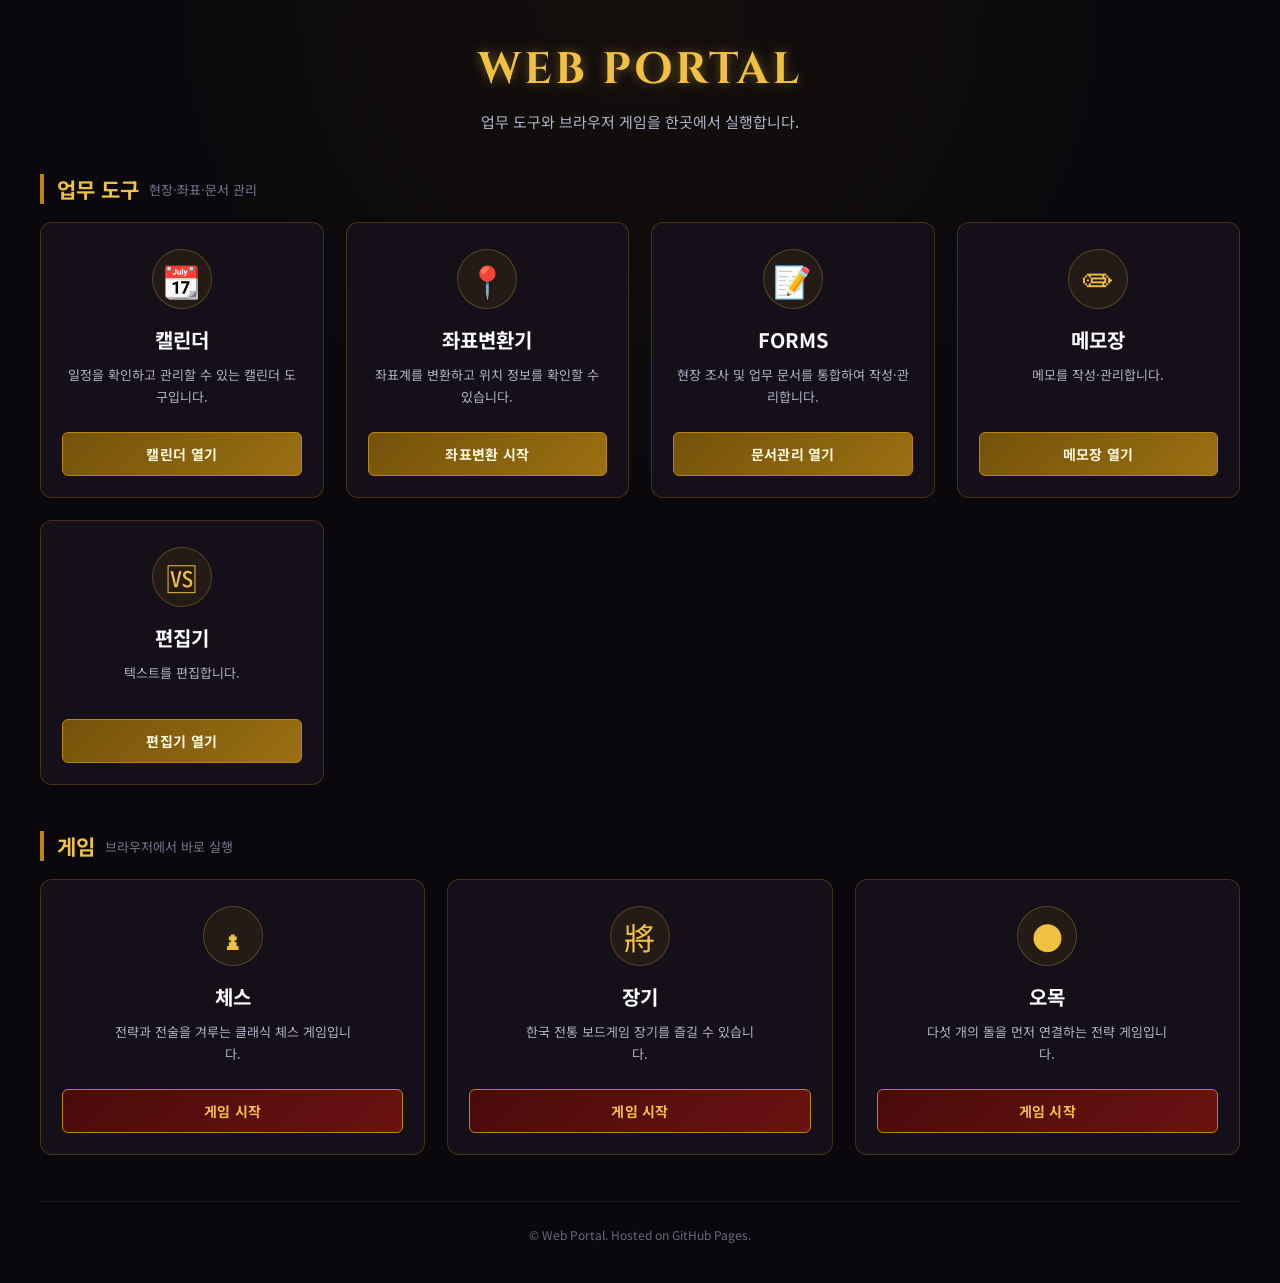
<file: index.html>
<!DOCTYPE html>
<html lang="ko">
<head>
    <meta charset="UTF-8">
    <meta name="viewport" content="width=device-width, initial-scale=1.0">
    <meta name="description" content="캘린더, 좌표변환, 현장문서 관리 및 게임을 한곳에서 실행하는 웹 포털">
    <title>웹 포털</title>

    <link href="https://fonts.googleapis.com/css2?family=Cinzel:wght@700&family=Noto+Sans+KR:wght@400;500;700&display=swap" rel="stylesheet">

    <style>
        :root {
            --bg-color: #0a080c;
            --surface-color: #140f19;
            --surface-hover: #1b1421;

            --gold: #b8860b;
            --gold-bright: #f0c040;
            --silver: #aeb3c9;
            --muted: #73798f;

            --work-primary: #74520b;
            --work-secondary: #9b7012;

            --game-primary: #4a0a0a;
            --game-secondary: #6b1212;
            --blood: #e74c3c;

            --focus-color: #ffe58a;
        }

        * {
            margin: 0;
            padding: 0;
            box-sizing: border-box;
        }

        html {
            scroll-behavior: smooth;
        }

        body {
            min-height: 100vh;
            background:
                radial-gradient(circle at top, rgba(81, 57, 16, 0.15), transparent 34%),
                var(--bg-color);
            color: var(--silver);
            font-family: "Noto Sans KR", -apple-system, BlinkMacSystemFont,
                         "Segoe UI", sans-serif;
            padding: 40px 20px;
        }

        /* HEADER */
        header {
            max-width: 1200px;
            margin: 0 auto 42px;
            text-align: center;
        }

        h1 {
            color: var(--gold-bright);
            font-family: "Cinzel", "Noto Sans KR", serif;
            font-size: clamp(30px, 5vw, 44px);
            letter-spacing: 3px;
            text-shadow: 0 0 12px rgba(240, 192, 64, 0.4);
        }

        .subtitle {
            margin-top: 12px;
            color: var(--silver);
            font-size: 15px;
        }

        /* SECTION */
        .portal-section {
            max-width: 1200px;
            margin: 0 auto 46px;
        }

        .section-title {
            display: flex;
            align-items: center;
            gap: 10px;
            margin-bottom: 18px;
            padding-left: 13px;
            border-left: 4px solid var(--gold);
            color: var(--gold-bright);
            font-size: 21px;
            font-weight: 700;
        }

        .section-title span {
            color: var(--muted);
            font-size: 13px;
            font-weight: 400;
        }

        /* GRID */
        .portal-grid {
            display: grid;
            grid-template-columns: repeat(auto-fit, minmax(260px, 1fr));
            gap: 22px;
        }

        /* CARD */
        .card {
            display: flex;
            min-height: 265px;
            flex-direction: column;
            justify-content: space-between;
            padding: 26px 21px 21px;
            overflow: hidden;
            border: 1px solid rgba(184, 134, 11, 0.30);
            border-radius: 12px;
            background: var(--surface-color);
            color: inherit;
            text-align: center;
            text-decoration: none;
            transition:
                transform 0.25s ease,
                border-color 0.25s ease,
                background-color 0.25s ease,
                box-shadow 0.25s ease;
        }

        .card:hover {
            transform: translateY(-6px);
            border-color: var(--gold);
            background-color: var(--surface-hover);
            box-shadow: 0 12px 28px rgba(0, 0, 0, 0.28),
                        0 0 18px rgba(184, 134, 11, 0.14);
        }

        .card:focus-visible {
            outline: 3px solid var(--focus-color);
            outline-offset: 4px;
            border-color: var(--gold-bright);
        }

        .card-content {
            display: flex;
            flex: 1;
            flex-direction: column;
            align-items: center;
        }

        .icon {
            display: flex;
            width: 60px;
            height: 60px;
            align-items: center;
            justify-content: center;
            margin-bottom: 16px;
            border: 1px solid rgba(240, 192, 64, 0.25);
            border-radius: 50%;
            background: rgba(184, 134, 11, 0.10);
            color: var(--gold-bright);
            font-size: 31px;
            line-height: 1;
        }

        .card h3 {
            margin-bottom: 10px;
            color: #ffffff;
            font-size: 20px;
            font-weight: 700;
        }

        .card p {
            max-width: 240px;
            color: var(--silver);
            font-size: 13px;
            line-height: 1.7;
        }

        /* CARD ACTION */
        .card-action {
            display: block;
            width: 100%;
            margin-top: 24px;
            padding: 11px 0;
            border: 1px solid var(--gold);
            border-radius: 6px;
            color: #fff8df;
            font-size: 14px;
            font-weight: 700;
            letter-spacing: 0.02em;
            transition:
                background 0.25s ease,
                color 0.25s ease,
                box-shadow 0.25s ease;
        }

        /* 업무 도구 카드 */
        .work-card .card-action {
            background: linear-gradient(135deg, var(--work-primary), var(--work-secondary));
        }

        .work-card:hover .card-action {
            background: linear-gradient(135deg, #8b640e, #b8860b);
            box-shadow: 0 0 12px rgba(240, 192, 64, 0.25);
        }

        /* 게임 카드 */
        .game-card .card-action {
            background: linear-gradient(135deg, var(--game-primary), var(--game-secondary));
            color: var(--gold-bright);
        }

        .game-card:hover .card-action {
            background: var(--blood);
            color: #ffffff;
            box-shadow: 0 0 12px rgba(231, 76, 60, 0.40);
        }

        /* FOOTER */
        footer {
            max-width: 1200px;
            margin: 16px auto 0;
            padding-top: 24px;
            border-top: 1px solid rgba(174, 179, 201, 0.12);
            color: #666b7c;
            font-size: 12px;
            text-align: center;
        }

        /* MOBILE */
        @media (max-width: 600px) {
            body {
                padding: 24px 16px;
            }

            header {
                margin-bottom: 30px;
            }

            h1 {
                letter-spacing: 2px;
            }

            .subtitle {
                font-size: 14px;
            }

            .portal-section {
                margin-bottom: 34px;
            }

            .section-title {
                margin-bottom: 14px;
                font-size: 19px;
            }

            .portal-grid {
                gap: 16px;
            }

            .card {
                min-height: 240px;
                padding: 22px 18px 18px;
            }

            .icon {
                width: 54px;
                height: 54px;
                margin-bottom: 13px;
                font-size: 28px;
            }

            .card-action {
                margin-top: 18px;
            }
        }

        @media (prefers-reduced-motion: reduce) {
            *,
            *::before,
            *::after {
                scroll-behavior: auto !important;
                transition-duration: 0.01ms !important;
                animation-duration: 0.01ms !important;
                animation-iteration-count: 1 !important;
            }
        }
    </style>
</head>

<body>
    <header>
        <h1>WEB PORTAL</h1>
        <p class="subtitle">업무 도구와 브라우저 게임을 한곳에서 실행합니다.</p>
    </header>

    <main>
        <!-- 업무 도구 -->
        <section class="portal-section" aria-labelledby="tools-title">
            <h2 id="tools-title" class="section-title">
                업무 도구
                <span>현장·좌표·문서 관리</span>
            </h2>

            <div class="portal-grid">
                <a href="calendar.html" class="card work-card" aria-label="캘린더 열기">
                    <div class="card-content">
                        <div class="icon" aria-hidden="true">📆</div>
                        <h3>캘린더</h3>
                        <p>일정을 확인하고 관리할 수 있는 캘린더 도구입니다.</p>
                    </div>
                    <span class="card-action">캘린더 열기</span>
                </a>

                <a href="coordinate_converter.html" class="card work-card" aria-label="좌표변환기 열기">
                    <div class="card-content">
                        <div class="icon" aria-hidden="true">📍</div>
                        <h3>좌표변환기</h3>
                        <p>좌표계를 변환하고 위치 정보를 확인할 수 있습니다.</p>
                    </div>
                    <span class="card-action">좌표변환 시작</span>
                </a>

                <a href="integrated_field_forms.html" class="card work-card" aria-label="현장문서 통합관리 열기">
                    <div class="card-content">
                        <div class="icon" aria-hidden="true">📝</div>
                        <h3>FORMS</h3>
                        <p>현장 조사 및 업무 문서를 통합하여 작성·관리합니다.</p>
                    </div>
                    <span class="card-action">문서관리 열기</span>
                </a>
                
                <a href="notepad.html" class="card work-card" aria-label="메모장 열기">
                    <div class="card-content">
                        <div class="icon" aria-hidden="true">✏</div>
                        <h3>메모장</h3>
                        <p>메모를 작성·관리합니다.</p>
                    </div>
                    <span class="card-action">메모장 열기</span>
                </a>

                <a href="custom-editor.html" class="card work-card" aria-label=" 편집기 열기">
                    <div class="card-content">
                        <div class="icon" aria-hidden="true">🆚</div>
                        <h3>편집기</h3>
                        <p>텍스트를 편집합니다.</p>
                    </div>
                    <span class="card-action">편집기 열기</span>
                </a>
            </div>
        </section>

        <!-- 게임 -->
        <section class="portal-section" aria-labelledby="games-title">
            <h2 id="games-title" class="section-title">
                게임
                <span>브라우저에서 바로 실행</span>
            </h2>

            <div class="portal-grid">
                <a href="battle_chess_main.html" class="card game-card" aria-label="체스 게임 시작">
                    <div class="card-content">
                        <div class="icon" aria-hidden="true">♟</div>
                        <h3>체스</h3>
                        <p>전략과 전술을 겨루는 클래식 체스 게임입니다.</p>
                    </div>
                    <span class="card-action">게임 시작</span>
                </a>

                <a href="korean_janggi_premium.html" class="card game-card" aria-label="장기 게임 시작">
                    <div class="card-content">
                        <div class="icon" aria-hidden="true">將</div>
                        <h3>장기</h3>
                        <p>한국 전통 보드게임 장기를 즐길 수 있습니다.</p>
                    </div>
                    <span class="card-action">게임 시작</span>
                </a>

                <a href="omok.html" class="card game-card" aria-label="오목 게임 시작">
                    <div class="card-content">
                        <div class="icon" aria-hidden="true">●</div>
                        <h3>오목</h3>
                        <p>다섯 개의 돌을 먼저 연결하는 전략 게임입니다.</p>
                    </div>
                    <span class="card-action">게임 시작</span>
                </a>
            </div>
        </section>
    </main>

    <footer>
        <p>© Web Portal. Hosted on GitHub Pages.</p>
    </footer>
</body>
</html>
</file>
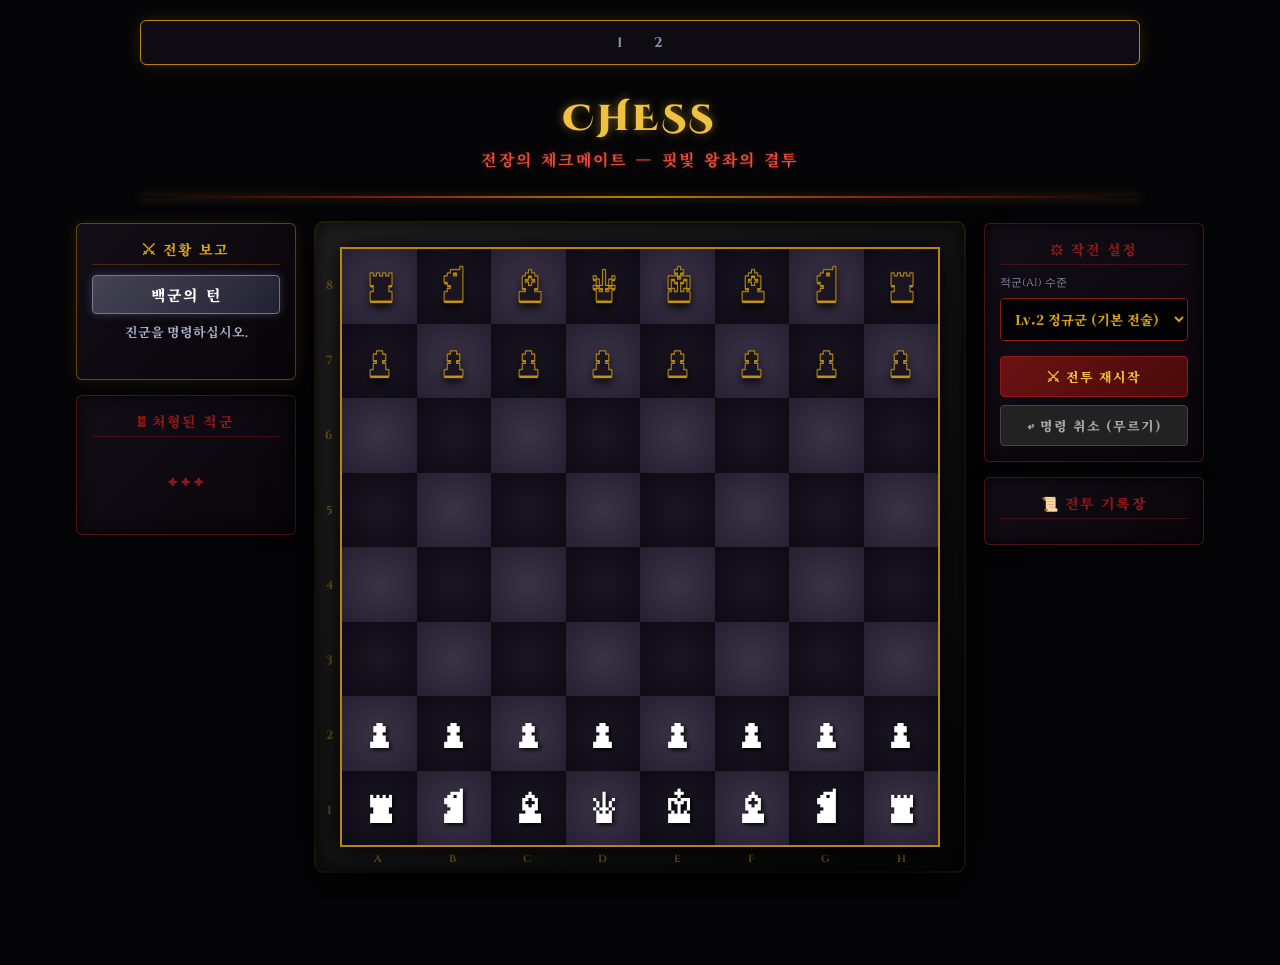
<file: battle_chess_main.html>
<!DOCTYPE html>
<html lang="ko">
<head>
<meta charset="UTF-8">
<meta name="viewport" content="width=device-width, initial-scale=1.0">
<title>전장의 체크메이트 — CHESS</title>
<style>
@import url('https://fonts.googleapis.com/css2?family=Cinzel+Decorative:wght@700;900&family=Cinzel:wght@400;600;700&family=IM+Fell+English:ital@0;1&display=swap');
@import url('https://fonts.googleapis.com/css2?family=Noto+Serif+KR:wght@400;700;900&display=swap');

:root {
  --black: #050507;
  --deep: #0a080c;
  --void: #110d15;
  --dark1: #1a1520;
  --dark2: #241d2e;
  --wine: #4a0a0a;
  --wine2: #6b1212;
  --wine3: #8c1919;
  --blood: #e74c3c;
  --blood-dark: #8b0000;
  --gold: #b8860b;
  --gold2: #d4a017;
  --gold3: #f0c040;
  --silver: #8a8fa8;
  --silver2: #b0b8d0;
  --light-sq: #2a2535;
  --dark-sq: #0d0b12;
}

* { margin: 0; padding: 0; box-sizing: border-box; }

html, body {
  width: 100%; height: 100%;
  background: var(--black);
  overflow-y: auto;
  font-family: 'Cinzel', 'Noto Serif KR', serif;
  cursor: default;
  user-select: none;
  color: var(--silver);
}

/* === BATTLEFIELD BACKGROUND === */
body::before {
  content: ''; position: fixed; inset: 0; z-index: -2;
  background:
    radial-gradient(ellipse at 20% 50%, rgba(74,10,10,0.2) 0%, transparent 60%),
    radial-gradient(ellipse at 80% 50%, rgba(20,10,40,0.3) 0%, transparent 60%),
    radial-gradient(ellipse at 50% 100%, rgba(140,25,25,0.15) 0%, transparent 50%),
    linear-gradient(160deg, #0a0508 0%, #050507 40%, #08050a 100%);
}

/* === MAIN LAYOUT === */
#app {
  position: relative; z-index: 1;
  display: flex; flex-direction: column; align-items: center; justify-content: flex-start;
  min-height: 100vh; padding: 20px 10px; gap: 15px;
}

/* === TITLE === */
#title-block { text-align: center; position: relative; padding: 10px 0; }
#title-main {
  font-family: 'Cinzel Decorative', cursive;
  font-size: clamp(24px, 4vw, 36px);
  font-weight: 900; letter-spacing: 0.1em;
  color: var(--gold3);
  text-shadow: 0 0 10px rgba(240,192,64,0.5), 0 2px 4px rgba(0,0,0,0.9);
}
#title-sub {
  font-family: 'Noto Serif KR', serif; font-size: clamp(12px, 1.8vw, 16px);
  color: var(--blood); letter-spacing: 0.15em; font-weight: 700;
  margin-top: 5px; text-shadow: 0 0 5px rgba(231,76,60,0.4);
}

.divider {
  width: 100%; max-width: 1000px; height: 2px;
  background: linear-gradient(90deg, transparent, var(--wine3), var(--gold), var(--wine3), transparent);
  box-shadow: 0 0 10px rgba(184,134,11,0.5); margin-bottom: 10px;
}

/* === GAME CONTAINER === */
#game-container {
  display: flex; align-items: flex-start; justify-content: center;
  gap: 20px; flex-wrap: wrap; width: 100%; max-width: 1260px;
}

/* === SIDE PANELS === */
.side-panel { display: flex; flex-direction: column; gap: 15px; width: 220px; flex-shrink: 0; }

.panel-box {
  background: linear-gradient(135deg, rgba(20,15,25,0.9) 0%, rgba(10,5,10,0.95) 100%);
  border: 1px solid rgba(140,25,25,0.5);
  border-radius: 6px; padding: 15px;
  box-shadow: inset 0 0 15px rgba(0,0,0,0.8), 0 5px 15px rgba(0,0,0,0.5);
  position: relative;
}
.panel-box h3 {
  font-size: 14px; font-weight: 900; letter-spacing: 0.1em;
  color: var(--wine3); margin-bottom: 10px; padding-bottom: 5px;
  border-bottom: 1px solid rgba(140,25,25,0.4);
  font-family: 'Noto Serif KR', serif; text-align: center;
}

/* === STATUS BOX === */
#status-box { border-color: rgba(184,134,11,0.5); box-shadow: 0 0 15px rgba(184,134,11,0.15); }
#status-box h3 { color: var(--gold2); border-color: rgba(184,134,11,0.3); }

#turn-indicator {
  font-family: 'Noto Serif KR', serif; font-size: 15px; font-weight: 900;
  padding: 8px; border-radius: 4px; text-align: center;
  transition: all 0.3s ease; margin-bottom: 10px; letter-spacing: 2px;
}
#turn-indicator.white-turn {
  color: #fff; background: linear-gradient(135deg, #445, #223);
  border: 1px solid #778; box-shadow: 0 0 10px rgba(150,150,200,0.3);
}
#turn-indicator.black-turn {
  color: var(--gold3); background: linear-gradient(135deg, #500, #200);
  border: 1px solid var(--gold); box-shadow: 0 0 10px rgba(200,0,0,0.4);
}
#status-message {
  font-size: 13px; font-weight: 700; text-align: center; min-height: 40px;
  color: var(--silver2); line-height: 1.4; transition: 0.3s;
}

/* === CAPTURED PIECES === */
.captured-pieces { display: flex; flex-wrap: wrap; gap: 2px; min-height: 24px; justify-content: center;}
.captured-piece { font-size: 22px; opacity: 0.7; filter: drop-shadow(0 2px 2px #000); }
.orb-divider { text-align: center; color: var(--wine3); font-size: 10px; margin: 5px 0; }
.piece-w { color: #fff; text-shadow: 0 0 2px #000; }
.piece-b { color: var(--gold2); text-shadow: 0 0 2px #000; }

/* === BATTLE LOG === */
#move-list {
  max-height: 250px; overflow-y: auto; font-size: 12px;
  font-family: 'Noto Serif KR', serif; font-weight: 700;
  line-height: 1.6; padding-right: 5px;
}
#move-list::-webkit-scrollbar { width: 4px; }
#move-list::-webkit-scrollbar-thumb { background: var(--wine3); border-radius: 2px; }
.log-entry { margin-bottom: 6px; padding: 4px; border-radius: 3px; background: rgba(0,0,0,0.3); border-left: 2px solid transparent;}
.log-entry.white-log { border-left-color: #8a8fa8; color: #b0b8d0; }
.log-entry.black-log { border-left-color: var(--wine3); color: #d4a017; }

/* === CONTROLS === */
.control-group { display: flex; flex-direction: column; gap: 8px; margin-bottom: 15px; }
.control-label { font-size: 11px; color: var(--silver); text-transform: uppercase; font-family: 'Cinzel', serif;}
select, button {
  width: 100%; padding: 10px; font-family: 'Noto Serif KR', serif; font-weight: 900;
  border-radius: 4px; cursor: pointer; outline: none; transition: 0.2s;
}
select { background: rgba(0,0,0,0.8); color: var(--gold2); border: 1px solid var(--wine3); }
button { font-size: 13px; text-transform: uppercase; letter-spacing: 1px; border: none; }
#btn-new { background: linear-gradient(135deg, var(--wine2), var(--wine)); color: var(--gold3); border: 1px solid var(--wine3); }
#btn-undo { background: #222; color: #aaa; border: 1px solid #444; margin-top:8px; }

/* === CHESSBOARD === */
#board-wrapper { position: relative; flex-shrink: 0; perspective: 1000px; }
#board-frame {
  padding: 24px; background: linear-gradient(135deg, #222, #050505);
  border-radius: 8px; position: relative;
  box-shadow: 0 20px 50px rgba(0,0,0,0.9), inset 0 0 20px rgba(0,0,0,0.8), 0 0 0 2px rgba(184,134,11,0.2);
}
.rank-labels, .file-labels {
  position: absolute; display: flex; font-family: 'Cinzel', serif;
  font-size: 12px; font-weight: bold; color: rgba(184,134,11,0.5);
}
.rank-labels { left: 6px; top: 24px; bottom: 24px; flex-direction: column; justify-content: space-around; width: 14px; align-items: center;}
.file-labels { bottom: 6px; left: 24px; right: 24px; flex-direction: row; justify-content: space-around; height: 14px; align-items: center;}

#board {
  display: grid; grid-template-columns: repeat(8, 1fr); grid-template-rows: repeat(8, 1fr);
  --board-size: min(600px, calc(100vw - 80px), calc(100vh - 200px));
  width: var(--board-size); height: var(--board-size);
  border: 2px solid var(--gold); box-shadow: 0 0 20px #000;
  position: relative;
}

.sq { position: relative; display: flex; align-items: center; justify-content: center; cursor: pointer; }
.sq.light { background: radial-gradient(circle, #3a3245, #261f32); }
.sq.dark { background: radial-gradient(circle, #1a1622, #0d0a14); }
.sq.selected { background: radial-gradient(circle, rgba(184,134,11,0.6), rgba(184,134,11,0.2)); box-shadow: inset 0 0 15px var(--gold); }
.sq.last-move { background: radial-gradient(circle, rgba(74,10,10,0.5), transparent); }
.sq.valid-move::after {
  content: ''; position: absolute; width: 25%; height: 25%;
  background: var(--gold); border-radius: 50%; opacity: 0.5; box-shadow: 0 0 10px var(--gold);
}
.sq.valid-capture::after {
  content: ''; position: absolute; inset: 2px;
  border: 3px solid var(--blood); border-radius: 50%; opacity: 0.7;
  box-shadow: inset 0 0 15px var(--blood);
}

.piece {
  position: absolute; inset: 0; display: flex; align-items: center; justify-content: center;
  font-size: min(50px, 8vw); z-index: 5; pointer-events: none;
}
.piece.white { color: #ffffff; text-shadow: 2px 2px 4px rgba(0, 0, 0, 0.9); }
.piece.black { color: #1a1520; filter: drop-shadow(0 5px 5px rgba(0,0,0,0.8)); text-shadow: 0 -1px 1px #555, 0 2px 1px var(--gold2); -webkit-text-stroke: 1px var(--gold); }

/* === OVERLAYS === */
#game-over-overlay {
  display: none; position: absolute; inset: 0; background: rgba(5,3,8,0.9);
  z-index: 100; align-items: center; justify-content: center; flex-direction: column;
  backdrop-filter: blur(5px); border-radius: 8px; border: 1px solid var(--wine3);
}
#game-over-overlay.show { display: flex; }
#game-over-title { font-family: 'Cinzel Decorative', cursive; font-size: 40px; color: var(--gold3); margin-bottom: 10px; }
#game-over-sub { font-family: 'Noto Serif KR', serif; font-size: 16px; color: var(--silver); margin-bottom: 30px; }

#promo-modal {
  display: none; position: absolute; inset: 0; background: rgba(5,3,8,0.75);
  z-index: 200; align-items: center; justify-content: center;
  backdrop-filter: blur(3px); border-radius: 8px;
}
#promo-modal.show { display: flex; }
.promo-content {
  background: var(--dark1); border: 2px solid var(--gold); border-radius: 8px; padding: 25px;
  text-align: center; box-shadow: 0 10px 30px rgba(0,0,0,0.85);
}
.promo-content h3 { color: var(--gold2); font-family: 'Noto Serif KR', serif; margin-bottom: 15px; }
.promo-options { display: flex; gap: 10px; justify-content: center; }
.promo-btn { font-size: 40px; width: 60px; height: 60px; background: #000; border: 1px solid var(--gold); color: #fff; border-radius: 5px; cursor: pointer; }
.promo-btn:hover { background: var(--wine3); transform: scale(1.1); }

/* === SHAKE & FX === */
.shake {
  animation: shake 0.3s cubic-bezier(.36,.07,.19,.97) both;
}

@keyframes shake {
  0% { transform: translate(0, 0); }
  10% { transform: translate(-3px, -2px); }
  20% { transform: translate(3px, 2px); }
  30% { transform: translate(-2px, 3px); }
  40% { transform: translate(2px, -3px); }
  50% { transform: translate(-3px, 1px); }
  60% { transform: translate(3px, -1px); }
  70% { transform: translate(-1px, 2px); }
  80% { transform: translate(1px, -2px); }
  90% { transform: translate(-2px, -1px); }
  100% { transform: translate(0, 0); }
}

@media (max-width: 950px) {
  #game-container { flex-direction: column; align-items: center; }
  .side-panel { width: 100%; flex-direction: row; flex-wrap: wrap; justify-content: center; }
  .panel-box { flex: 1; min-width: 200px; }
}

/* 🚀 추가할 게임풍 내비게이션 바 스타일 */
  .game-nav {
    display: flex;
    justify-content: center;
    gap: 30px;
    margin: 20px auto 0 auto;
    padding: 12px 20px;
    max-width: 1000px;
    background: rgba(17, 13, 21, 0.9); /* 게임 배경과 어울리는 반투명 다크 퍼플 */
    border: 1px solid var(--gold); /* 기존 금색 변수 사용 */
    border-radius: 6px;
    box-shadow: 0 0 15px rgba(184, 134, 11, 0.2);
  }

  .game-nav a {
    color: var(--silver); /* 기존 실버 변수 사용 */
    text-decoration: none;
    font-family: 'Cinzel', 'Noto Serif KR', serif;
    font-size: 14px;
    font-weight: 700;
    letter-spacing: 1px;
    transition: all 0.3s ease;
  }

  /* 마우스를 올렸을 때 붉게 타오르는 효과 */
  .game-nav a:hover {
    color: var(--blood); /* 기존 혈색 붉은 변수 사용 */
    text-shadow: 0 0 8px rgba(231, 76, 60, 0.6);
    transform: translateY(-1px);
  }
</style>
</head>
<body>
      <nav class="game-nav">
          <a href="korean_janggi_premium.html">1</a>
          <a href="omok.html">2</a>

      </nav>

<div id="app">
  <div id="title-block">
    <div id="title-main">CHESS</div>
    <div id="title-sub">전장의 체크메이트 — 핏빛 왕좌의 결투</div>
  </div>
  <div class="divider"></div>

  <div id="game-container">
    <div class="side-panel">
      <div class="panel-box" id="status-box">
        <h3>⚔ 전황 보고</h3>
        <div id="turn-indicator" class="white-turn">백군의 턴</div>
        <div id="status-message">진군을 명령하십시오.</div>
      </div>
      <div class="panel-box">
        <h3>☠ 처형된 적군</h3>
        <div class="captured-pieces" id="white-captured"></div>
        <div class="orb-divider">✦ ✦ ✦</div>
        <div class="captured-pieces" id="black-captured"></div>
      </div>
    </div>

    <div id="board-wrapper">
      <div id="board-frame">
        <div class="rank-labels" id="rank-labels"></div>
        <div class="file-labels" id="file-labels"></div>
        <div id="board"></div>
        <canvas id="fx-canvas" style="position: absolute; inset: 0; pointer-events: none; z-index: 10;"></canvas>
      </div>
      <div id="game-over-overlay">
        <div id="game-over-title">VICTORY</div>
        <div id="game-over-sub">적의 왕을 참수했습니다.</div>
        <button id="game-over-btn" style="width:200px" onclick="initGame()">새로운 전장으로</button>
      </div>
      <div id="promo-modal">
        <div class="promo-content">
          <h3>승진할 계급을 선택하라</h3>
          <div class="promo-options" id="promo-options"></div>
        </div>
      </div>
    </div>

    <div class="side-panel">
      <div class="panel-box">
        <h3>⚙ 작전 설정</h3>
        <div class="control-group">
          <span class="control-label">적군(AI) 수준</span>
          <select id="difficulty-select">
            <option value="1">Lv.1 훈련병 (얕은 탐색)</option>
            <option value="2" selected>Lv.2 정규군 (기본 전술)</option>
            <option value="3">Lv.3 백인대장 (깊은 수읽기)</option>
          </select>
        </div>
        <button id="btn-new" onclick="initGame()">⚔ 전투 재시작</button>
        <button id="btn-undo" onclick="undoMove()">↩ 명령 취소 (무르기)</button>
      </div>
      <div class="panel-box">
        <h3>📜 전투 기록장</h3>
        <div id="move-list"></div>
      </div>
    </div>
  </div>
</div>

<script>
'use strict';

// --- GAME CONSTANTS & LOGIC ---
const PIECE_VALS = { P: 100, N: 320, B: 330, R: 500, Q: 900, K: 20000 };
const SYMBOLS = { P: '♟', N: '♞', B: '♝', R: '♜', Q: '♛', K: '♚' };
const FILES = ['a','b','c','d','e','f','g','h'];
const RANKS = ['8','7','6','5','4','3','2','1'];

var PST = { // Piece-Square Tables for basic positional evaluation
  P: [[0,0,0,0,0,0,0,0],[50,50,50,50,50,50,50,50],[10,10,20,30,30,20,10,10],[5,5,10,25,25,10,5,5],[0,0,0,20,20,0,0,0],[5,-5,-10,0,0,-10,-5,5],[5,10,10,-20,-20,10,10,5],[0,0,0,0,0,0,0,0]],
  N: [[-50,-40,-30,-30,-30,-30,-40,-50],[-40,-20,0,0,0,0,-20,-40],[-30,0,10,15,15,10,0,-30],[-30,5,15,20,20,15,5,-30],[-30,0,15,20,20,15,0,-30],[-30,5,10,15,15,10,5,-30],[-40,-20,0,5,5,0,-20,-40],[-50,-40,-30,-30,-30,-30,-40,-50]],
  B: [[-20,-10,-10,-10,-10,-10,-10,-20],[-10,0,0,0,0,0,0,-10],[-10,0,5,10,10,5,0,-10],[-10,5,5,10,10,5,5,-10],[-10,0,10,10,10,10,0,-10],[-10,10,10,10,10,10,10,-10],[-10,5,0,0,0,0,5,-10],[-20,-10,-10,-10,-10,-10,-10,-20]],
  R: [[0,0,0,0,0,0,0,0],[5,10,10,10,10,10,10,5],[-5,0,0,0,0,0,0,-5],[-5,0,0,0,0,0,0,-5],[-5,0,0,0,0,0,0,-5],[-5,0,0,0,0,0,0,-5],[-5,0,0,0,0,0,0,-5],[0,0,0,5,5,0,0,0]],
  Q: [[-20,-10,-10,-5,-5,-10,-10,-20],[-10,0,0,0,0,0,0,-10],[-10,0,5,5,5,5,0,-10],[-5,0,5,5,5,5,0,-5],[0,0,5,5,5,5,0,-5],[-10,5,5,5,5,5,0,-10],[-10,0,5,0,0,0,0,-10],[-20,-10,-10,-5,-5,-10,-10,-20]],
  K: [[-30,-40,-40,-50,-50,-40,-40,-30],[-30,-40,-40,-50,-50,-40,-40,-30],[-30,-40,-40,-50,-50,-40,-40,-30],[-30,-40,-40,-50,-50,-40,-40,-30],[-20,-30,-30,-40,-40,-30,-30,-20],[-10,-20,-20,-20,-20,-20,-20,-10],[20,20,0,0,0,0,20,20],[20,30,10,0,0,10,30,20]],
  K_END: [[-50,-40,-30,-20,-20,-30,-40,-50],[-30,-20,-10,0,0,-10,-20,-30],[-30,-10,20,30,30,20,-10,-30],[-30,-10,30,40,40,30,-10,-30],[-30,-10,30,40,40,30,-10,-30],[-30,-10,20,30,30,20,-10,-30],[-30,-30,0,0,0,0,-30,-30],[-50,-30,-30,-30,-30,-30,-30,-50]]
};

// --- GAME STATE VARIABLES ---
let board = [];
let currentTurn = 'white';
let epTarget = null;
let castlingRights = { white: {kside: true, qside: true}, black: {kside: true, qside: true} };
let historyStack = []; // For Undo
let selectedSq = null;
let legalMovesMap = [];
let capturedWhite = [];
let capturedBlack = [];
let pendingPromo = null;

// --- UTILS ---
function inBounds(r, c) { return r >= 0 && r < 8 && c >= 0 && c < 8; }
function getPieceColor(p) { return p ? (p[0] === 'W' ? 'white' : 'black') : null; }
function getPieceType(p) { return p ? p[1] : null; }
function opponent(c) { return c === 'white' ? 'black' : 'white'; }
function cloneBoard(b) { return b.map(row => row.slice()); }

// --- CHESS LOGIC (Extracted from Original) ---
function isSquareAttacked(b, row, col, byColor) {
  var prefix = byColor === 'white' ? 'W' : 'B';
  var pawnDir = byColor === 'white' ? 1 : -1;
  var dcs = [-1, 1];
  for (var i = 0; i < 2; i++) {
    var pr = row + pawnDir, pc = col + dcs[i];
    if (inBounds(pr, pc) && b[pr][pc] === prefix + 'P') return true;
  }
  var knightDeltas = [[2,1],[2,-1],[-2,1],[-2,-1],[1,2],[1,-2],[-1,2],[-1,-2]];
  for (var n = 0; n < 8; n++) {
    var nr = row + knightDeltas[n][0], nc = col + knightDeltas[n][1];
    if (inBounds(nr, nc) && b[nr][nc] === prefix + 'N') return true;
  }
  var kingDeltas = [[1,0],[-1,0],[0,1],[0,-1],[1,1],[1,-1],[-1,1],[-1,-1]];
  for (var k = 0; k < 8; k++) {
    var kr = row + kingDeltas[k][0], kc = col + kingDeltas[k][1];
    if (inBounds(kr, kc) && b[kr][kc] === prefix + 'K') return true;
  }
  var diags = [[1,1],[1,-1],[-1,1],[-1,-1]];
  for (var d = 0; d < 4; d++) {
    var dr = diags[d][0], dc = diags[d][1];
    var r = row + dr, c = col + dc;
    while (inBounds(r, c)) {
      if (b[r][c]) {
        if (b[r][c] === prefix + 'B' || b[r][c] === prefix + 'Q') return true;
        break;
      }
      r += dr; c += dc;
    }
  }
  var orthos = [[1,0],[-1,0],[0,1],[0,-1]];
  for (var o = 0; o < 4; o++) {
    var odr = orthos[o][0], odc = orthos[o][1];
    var orow = row + odr, ocol = col + odc;
    while (inBounds(orow, ocol)) {
      if (b[orow][ocol]) {
        if (b[orow][ocol] === prefix + 'R' || b[orow][ocol] === prefix + 'Q') return true;
        break;
      }
      orow += odr; ocol += odc;
    }
  }
  return false;
}

function rawMoves(b, row, col, epTargetInfo, crInfo) {
  var p = b[row][col];
  if (!p) return [];
  var color = getPieceColor(p), type = getPieceType(p), opp = opponent(color);
  var moves = [];

  function add(r, c, sp) { if (inBounds(r, c)) moves.push({ row: r, col: c, special: sp || null }); }
  function slide(dr, dc) {
    var r = row + dr, c = col + dc;
    while (inBounds(r, c)) {
      if (b[r][c]) { if (getPieceColor(b[r][c]) === opp) add(r, c, 'capture'); break; }
      add(r, c); r += dr; c += dc;
    }
  }

  if (type === 'P') {
    var dir = color === 'white' ? -1 : 1;
    var startR = color === 'white' ? 6 : 1;
    var promoR = color === 'white' ? 0 : 7;
    if (inBounds(row + dir, col) && !b[row + dir][col]) {
      add(row + dir, col, row + dir === promoR ? 'promo' : null);
      if (row === startR && !b[row + 2 * dir][col]) add(row + 2 * dir, col, 'double');
    }
    var capDcs = [-1, 1];
    for (var i = 0; i < 2; i++) {
      var r = row + dir, c = col + capDcs[i];
      if (inBounds(r, c)) {
        if (b[r][c] && getPieceColor(b[r][c]) === opp) add(r, c, r === promoR ? 'promo-cap' : 'capture');
        if (epTargetInfo && r === epTargetInfo.row && c === epTargetInfo.col) add(r, c, 'enpassant');
      }
    }
  }
  if (type === 'N') {
    var nd = [[2,1],[2,-1],[-2,1],[-2,-1],[1,2],[1,-2],[-1,2],[-1,-2]];
    for (var n = 0; n < 8; n++) {
      var nr = row + nd[n][0], nc = col + nd[n][1];
      if (inBounds(nr, nc) && getPieceColor(b[nr][nc]) !== color) add(nr, nc, b[nr][nc] ? 'capture' : null);
    }
  }
  if (type === 'B' || type === 'Q') { slide(1, 1); slide(1, -1); slide(-1, 1); slide(-1, -1); }
  if (type === 'R' || type === 'Q') { slide(1, 0); slide(-1, 0); slide(0, 1); slide(0, -1); }
  if (type === 'K') {
    var kd = [[1,0],[-1,0],[0,1],[0,-1],[1,1],[1,-1],[-1,1],[-1,-1]];
    for (var k = 0; k < 8; k++) {
      var kr = row + kd[k][0], kc = col + kd[k][1];
      if (inBounds(kr, kc) && getPieceColor(b[kr][kc]) !== color) add(kr, kc, b[kr][kc] ? 'capture' : null);
    }
    if (crInfo) {
      var backR = color === 'white' ? 7 : 0;
      if (row === backR && col === 4 && !isInCheck(b, color)) {
        if (crInfo[color].kside && !b[backR][5] && !b[backR][6] && b[backR][7] === (color === 'white' ? 'WR' : 'BR')) {
          if (!isSquareAttacked(b, backR, 5, opp) && !isSquareAttacked(b, backR, 6, opp)) add(backR, 6, 'castle-k');
        }
        if (crInfo[color].qside && !b[backR][3] && !b[backR][2] && !b[backR][1] && b[backR][0] === (color === 'white' ? 'WR' : 'BR')) {
          if (!isSquareAttacked(b, backR, 3, opp) && !isSquareAttacked(b, backR, 2, opp)) add(backR, 2, 'castle-q');
        }
      }
    }
  }
  return moves;
}

function findKing(b, color) {
  var target = color === 'white' ? 'WK' : 'BK';
  for (var r = 0; r < 8; r++)
    for (var c = 0; c < 8; c++)
      if (b[r][c] === target) return { row: r, col: c };
  return null;
}

function isInCheck(b, color) {
  var k = findKing(b, color);
  return k ? isSquareAttacked(b, k.row, k.col, opponent(color)) : false;
}

function applyMove(b, from, to, sp, epT, crInfo, promoType) {
  var nb = cloneBoard(b), ncr = JSON.parse(JSON.stringify(crInfo));
  var p = nb[from.row][from.col], col = getPieceColor(p), typ = getPieceType(p);
  var captured = nb[to.row][to.col];
  var nep = null;

  if (sp === 'enpassant') { captured = nb[col === 'white' ? to.row + 1 : to.row - 1][to.col]; nb[col === 'white' ? to.row + 1 : to.row - 1][to.col] = null; }
  if (sp === 'castle-k') { nb[to.row][5] = nb[to.row][7]; nb[to.row][7] = null; }
  if (sp === 'castle-q') { nb[to.row][3] = nb[to.row][0]; nb[to.row][0] = null; }
  if (sp === 'double') nep = { row: col === 'white' ? from.row - 1 : from.row + 1, col: from.col };

  if (sp === 'promo' || sp === 'promo-cap') {
    nb[to.row][to.col] = (col === 'white' ? 'W' : 'B') + (promoType || 'Q');
  } else {
    nb[to.row][to.col] = p;
  }
  nb[from.row][from.col] = null;

  if (typ === 'K') { ncr[col].kside = ncr[col].qside = false; }
  if (typ === 'R' && from.row === (col === 'white' ? 7 : 0)) {
    if (from.col === 7) ncr[col].kside = false;
    if (from.col === 0) ncr[col].qside = false;
  }
  if (captured && getPieceType(captured) === 'R') {
    var capColor = getPieceColor(captured);
    var homeRow = capColor === 'white' ? 7 : 0;
    if (to.row === homeRow && to.col === 7) ncr[capColor].kside = false;
    if (to.row === homeRow && to.col === 0) ncr[capColor].qside = false;
  }
  return { board: nb, ep: nep, cr: ncr, captured: captured };
}

function legalMoves(b, r, c, epT, cr) {
  var col = getPieceColor(b[r][c]);
  return rawMoves(b, r, c, epT, cr).filter(function(m) {
    var res = applyMove(b, { row: r, col: c }, m, m.special, epT, cr, 'Q');
    return !isInCheck(res.board, col);
  });
}

function allLegalMoves(b, color, epT, cr) {
  var moves = [];
  for (var r = 0; r < 8; r++)
    for (var c = 0; c < 8; c++)
      if (b[r][c] && getPieceColor(b[r][c]) === color) {
        var pMoves = legalMoves(b, r, c, epT, cr);
        for (var i = 0; i < pMoves.length; i++) moves.push({ from: { row: r, col: c }, to: pMoves[i] });
      }
  return moves;
}

// AI Minimax
function evaluate(b) {
  var whiteScore = 0, blackScore = 0, totalMaterial = 0;
  for (var r = 0; r < 8; r++)
    for (var c = 0; c < 8; c++) {
      var p = b[r][c];
      if (!p) continue;
      var t = getPieceType(p);
      if (t !== 'K' && t !== 'P') totalMaterial += PIECE_VALS[t];
    }
  var isEndgame = totalMaterial < 2600;
  for (var er = 0; er < 8; er++)
    for (var ec = 0; ec < 8; ec++) {
      var ep = b[er][ec];
      if (!ep) continue;
      var type = getPieceType(ep);
      var val = PIECE_VALS[type];
      var pstKey = (type === 'K' && isEndgame) ? 'K_END' : type;
      if (getPieceColor(ep) === 'white') whiteScore += val + PST[pstKey][er][ec];
      else blackScore += val + PST[pstKey][7 - er][ec];
    }
  return whiteScore - blackScore;
}

function minimax(b, depth, alpha, beta, isMax, ep, cr) {
  if (depth === 0) return { score: evaluate(b) };
  var col = isMax ? 'white' : 'black';
  var moves = allLegalMoves(b, col, ep, cr);

  if (moves.length === 0) return { score: isInCheck(b, col) ? (isMax ? -99999 : 99999) : 0 };

  // Simple move ordering
  moves.sort((a, b) => (b.to.special && b.to.special.includes('cap') ? 1 : 0) - (a.to.special && a.to.special.includes('cap') ? 1 : 0));

  var bestMove = null;
  if (isMax) {
    var max = -Infinity;
    for (let m of moves) {
      let res = applyMove(b, m.from, m.to, m.to.special, ep, cr, 'Q');
      let score = minimax(res.board, depth - 1, alpha, beta, false, res.ep, res.cr).score;
      if (score > max) { max = score; bestMove = m; }
      alpha = Math.max(alpha, score);
      if (alpha >= beta) break;
    }
    return { score: max, move: bestMove };
  } else {
    var min = Infinity;
    for (let m of moves) {
      let res = applyMove(b, m.from, m.to, m.to.special, ep, cr, 'Q');
      let minScore = minimax(res.board, depth - 1, alpha, beta, true, res.ep, res.cr).score;
      if (minScore < min) { min = minScore; bestMove = m; }
      beta = Math.min(beta, minScore);
      if (alpha >= beta) break;
    }
    return { score: min, move: bestMove };
  }
}


// --- BATTLE EFFECTS (Shake & Blood Particle Overlay) ---
let fxCanvas, fxCtx;
let particles = [];
let fxAnimationId = null;
let redFlashAlpha = 0;

function initFx() {
  fxCanvas = document.getElementById('fx-canvas');
  if (fxCanvas) {
    fxCtx = fxCanvas.getContext('2d');
    resizeFxCanvas();
    window.addEventListener('resize', resizeFxCanvas);
  }
}

function resizeFxCanvas() {
  if (!fxCanvas) return;
  const rect = fxCanvas.parentElement.getBoundingClientRect();
  fxCanvas.width = rect.width;
  fxCanvas.height = rect.height;
}

class BloodParticle {
  constructor(x, y) {
    this.x = x;
    this.y = y;
    const angle = Math.random() * Math.PI * 2;
    const speed = Math.random() * 4 + 2;
    this.vx = Math.cos(angle) * speed;
    this.vy = Math.sin(angle) * speed - (Math.random() * 1.5);
    this.radius = Math.random() * 3.5 + 1.5;
    this.alpha = 1;
    this.decay = Math.random() * 0.025 + 0.015;
    this.gravity = 0.12;
  }

  update() {
    this.x += this.vx;
    this.y += this.vy;
    this.vy += this.gravity;
    this.alpha -= this.decay;
  }

  draw(ctx) {
    ctx.save();
    ctx.globalAlpha = this.alpha;
    ctx.fillStyle = Math.random() > 0.4 ? '#8b0000' : '#e74c3c';
    ctx.beginPath();
    ctx.arc(this.x, this.y, this.radius, 0, Math.PI * 2);
    ctx.fill();
    ctx.restore();
  }
}

function triggerScreenShake() {
  const frame = document.getElementById('board-frame');
  if (!frame) return;
  frame.classList.remove('shake');
  void frame.offsetWidth; // Force reflow
  frame.classList.add('shake');
  setTimeout(() => {
    frame.classList.remove('shake');
  }, 300);
}

function spawnBloodSplash(toRow, toCol) {
  if (!fxCanvas || !fxCtx) return;
  resizeFxCanvas();

  const boardEl = document.getElementById('board');
  const sqEl = boardEl.children[toRow * 8 + toCol];
  if (!sqEl) return;

  const sqRect = sqEl.getBoundingClientRect();
  const frameRect = fxCanvas.getBoundingClientRect();

  const startX = sqRect.left - frameRect.left + sqRect.width / 2;
  const startY = sqRect.top - frameRect.top + sqRect.height / 2;

  // Spawn particles
  for (let i = 0; i < 20; i++) {
    particles.push(new BloodParticle(startX, startY));
  }

  // Flash screen red vignette
  redFlashAlpha = 0.4;

  if (!fxAnimationId) {
    animateFx();
  }
}

function animateFx() {
  fxCtx.clearRect(0, 0, fxCanvas.width, fxCanvas.height);

  if (redFlashAlpha > 0.01) {
    fxCtx.fillStyle = `rgba(139, 0, 0, ${redFlashAlpha})`;
    fxCtx.fillRect(0, 0, fxCanvas.width, fxCanvas.height);
    redFlashAlpha *= 0.82;
  }

  particles = particles.filter(p => p.alpha > 0);
  particles.forEach(p => {
    p.update();
    p.draw(fxCtx);
  });

  if (particles.length > 0 || redFlashAlpha > 0.01) {
    fxAnimationId = requestAnimationFrame(animateFx);
  } else {
    fxCtx.clearRect(0, 0, fxCanvas.width, fxCanvas.height);
    fxAnimationId = null;
  }
}

// --- UI / DOM INTERACTION ---
function initGame() {
  initFx();
  board = [
    ['BR','BN','BB','BQ','BK','BB','BN','BR'],
    ['BP','BP','BP','BP','BP','BP','BP','BP'],
    [null,null,null,null,null,null,null,null],
    [null,null,null,null,null,null,null,null],
    [null,null,null,null,null,null,null,null],
    [null,null,null,null,null,null,null,null],
    ['WP','WP','WP','WP','WP','WP','WP','WP'],
    ['WR','WN','WB','WQ','WK','WB','WN','WR']
  ];
  currentTurn = 'white';
  epTarget = null;
  castlingRights = { white: {kside: true, qside: true}, black: {kside: true, qside: true} };
  historyStack = [];
  capturedWhite = []; capturedBlack = [];
  selectedSq = null;
  
  document.getElementById('move-list').innerHTML = '';
  document.getElementById('white-captured').innerHTML = '';
  document.getElementById('black-captured').innerHTML = '';
  document.getElementById('game-over-overlay').classList.remove('show');
  
  // Draw Rank/File Labels
  document.getElementById('rank-labels').innerHTML = RANKS.map(r => `<div>${r}</div>`).join('');
  document.getElementById('file-labels').innerHTML = FILES.map(f => `<div>${f}</div>`).join('');
  
  renderBoard();
  updateStatus("진군을 명령하십시오.");
}

function renderBoard(lastMove = null) {
  const boardEl = document.getElementById('board');
  boardEl.innerHTML = '';
  
  for (let r = 0; r < 8; r++) {
    for (let c = 0; c < 8; c++) {
      let sq = document.createElement('div');
      sq.className = `sq ${(r + c) % 2 === 0 ? 'light' : 'dark'}`;
      
      if (selectedSq && selectedSq.r === r && selectedSq.c === c) sq.classList.add('selected');
      if (lastMove && ((lastMove.from.row===r && lastMove.from.col===c) || (lastMove.to.row===r && lastMove.to.col===c))) {
        sq.classList.add('last-move');
      }

      let validMove = legalMovesMap.find(m => m.row === r && m.col === c);
      if (validMove) sq.classList.add(board[r][c] ? 'valid-capture' : 'valid-move');

      let p = board[r][c];
      if (p) {
        let pEl = document.createElement('div');
        pEl.className = `piece ${p[0] === 'W' ? 'white' : 'black'}`;
        pEl.innerHTML = SYMBOLS[p[1]];
        sq.appendChild(pEl);
      }

      sq.onclick = () => handleSquareClick(r, c);
      boardEl.appendChild(sq);
    }
  }
}

function handleSquareClick(r, c) {
  if (currentTurn !== 'white') return; // Only allow player to move white

  let p = board[r][c];
  
  // Select Piece
  if (p && getPieceColor(p) === currentTurn) {
    selectedSq = { r, c };
    legalMovesMap = legalMoves(board, r, c, epTarget, castlingRights);
    renderBoard();
    return;
  }

  // Execute Move
  if (selectedSq) {
    let move = legalMovesMap.find(m => m.row === r && m.col === c);
    if (move) {
      if (move.special && move.special.includes('promo')) {
        pendingPromo = { from: {row: selectedSq.r, col: selectedSq.c}, to: move };
        showPromoModal();
      } else {
        commitMove({row: selectedSq.r, col: selectedSq.c}, move, move.special, null);
      }
    } else {
      selectedSq = null;
      legalMovesMap = [];
      renderBoard();
    }
  }
}

function showPromoModal() {
  const modal = document.getElementById('promo-modal');
  const opts = document.getElementById('promo-options');
  opts.innerHTML = ['Q','R','B','N'].map(t => 
    `<div class="promo-btn" onclick="executePromo('${t}')">${SYMBOLS[t]}</div>`
  ).join('');
  modal.classList.add('show');
}

function executePromo(type) {
  document.getElementById('promo-modal').classList.remove('show');
  commitMove(pendingPromo.from, pendingPromo.to, pendingPromo.to.special, type);
  pendingPromo = null;
}

function commitMove(from, to, special, promoType) {
  // Save history state
  historyStack.push({
    board: cloneBoard(board), turn: currentTurn, ep: epTarget, cr: JSON.parse(JSON.stringify(castlingRights)), cw: [...capturedWhite], cb: [...capturedBlack]
  });

  // Apply move
  let res = applyMove(board, from, to, special, epTarget, castlingRights, promoType);
  
  // Handle Capture Log
  if (res.captured) {
    if (currentTurn === 'white') capturedWhite.push(res.captured);
    else capturedBlack.push(res.captured);
    updateCapturedUI();

    // Battle FX
    triggerScreenShake();
    spawnBloodSplash(to.row, to.col);
  }

  // Update State
  let pieceStr = board[from.row][from.col][1];
  board = res.board;
  epTarget = res.ep;
  castlingRights = res.cr;
  selectedSq = null;
  legalMovesMap = [];
  
  logMove(pieceStr, from, to, special, res.captured, promoType);
  currentTurn = opponent(currentTurn);
  renderBoard({from, to});
  
  checkGameState();
}

function logMove(pType, from, to, special, captured, promo) {
  let list = document.getElementById('move-list');
  let entry = document.createElement('div');
  entry.className = `log-entry ${currentTurn}-log ${captured ? 'capture' : ''}`;
  let notation = `${SYMBOLS[pType]} ${FILES[from.col]}${RANKS[from.row]} ➔ ${FILES[to.col]}${RANKS[to.row]}`;
  if (captured) notation += ` (처형)`;
  if (promo) notation += ` = ${SYMBOLS[promo]}`;
  entry.innerText = (currentTurn === 'white' ? "백군: " : "흑군: ") + notation;
  list.appendChild(entry);
  list.scrollTop = list.scrollHeight;
}

function updateCapturedUI() {
  document.getElementById('white-captured').innerHTML = capturedWhite.map(p => `<div class="captured-piece piece-b">${SYMBOLS[p[1]]}</div>`).join('');
  document.getElementById('black-captured').innerHTML = capturedBlack.map(p => `<div class="captured-piece piece-w">${SYMBOLS[p[1]]}</div>`).join('');
}

function updateStatus(msg) {
  let ind = document.getElementById('turn-indicator');
  ind.className = currentTurn === 'white' ? 'white-turn' : 'black-turn';
  ind.innerText = currentTurn === 'white' ? '백군의 턴' : '흑군의 턴 (AI)';
  document.getElementById('status-message').innerText = msg;
}

function checkGameState() {
  let moves = allLegalMoves(board, currentTurn, epTarget, castlingRights);
  if (moves.length === 0) {
    let check = isInCheck(board, currentTurn);
    let overlay = document.getElementById('game-over-overlay');
    document.getElementById('game-over-title').innerText = check ? 'CHECKMATE' : 'STALEMATE';
    document.getElementById('game-over-sub').innerText = check 
      ? (currentTurn === 'white' ? '아군 왕이 참수당했습니다.' : '적의 왕을 참수했습니다. (승리)') 
      : '전장이 교착상태에 빠졌습니다. (무승부)';
    overlay.classList.add('show');
    return;
  }
  
  if (isInCheck(board, currentTurn)) {
    updateStatus("경고! 왕이 공격받고 있습니다! (CHECK)");
  } else {
    updateStatus(currentTurn === 'white' ? "진군을 명령하십시오." : "적군이 전술을 구상 중입니다...");
  }

  if (currentTurn === 'black') {
    setTimeout(triggerAI, 50); // Yield UI update before AI freezes
  }
}

function triggerAI() {
  let depth = parseInt(document.getElementById('difficulty-select').value) || 2;
  let aiRes = minimax(board, depth, -Infinity, Infinity, false, epTarget, castlingRights);
  
  if (aiRes.move) {
    commitMove(aiRes.move.from, aiRes.move.to, aiRes.move.to.special, 'Q');
  }
}

function undoMove() {
  if (historyStack.length < 2) return;
  // Pop twice to go back to White's turn
  historyStack.pop();
  let state = historyStack.pop();
  
  board = state.board;
  currentTurn = state.turn;
  epTarget = state.ep;
  castlingRights = state.cr;
  capturedWhite = state.cw;
  capturedBlack = state.cb;
  
  selectedSq = null;
  legalMovesMap = [];
  updateCapturedUI();
  renderBoard();
  updateStatus("명령을 철회했습니다.");
  
  // Remove last 2 log entries
  let list = document.getElementById('move-list');
  if(list.lastChild) list.removeChild(list.lastChild);
  if(list.lastChild) list.removeChild(list.lastChild);
}

// START
initGame();

</script>
</body>
</html>
</file>
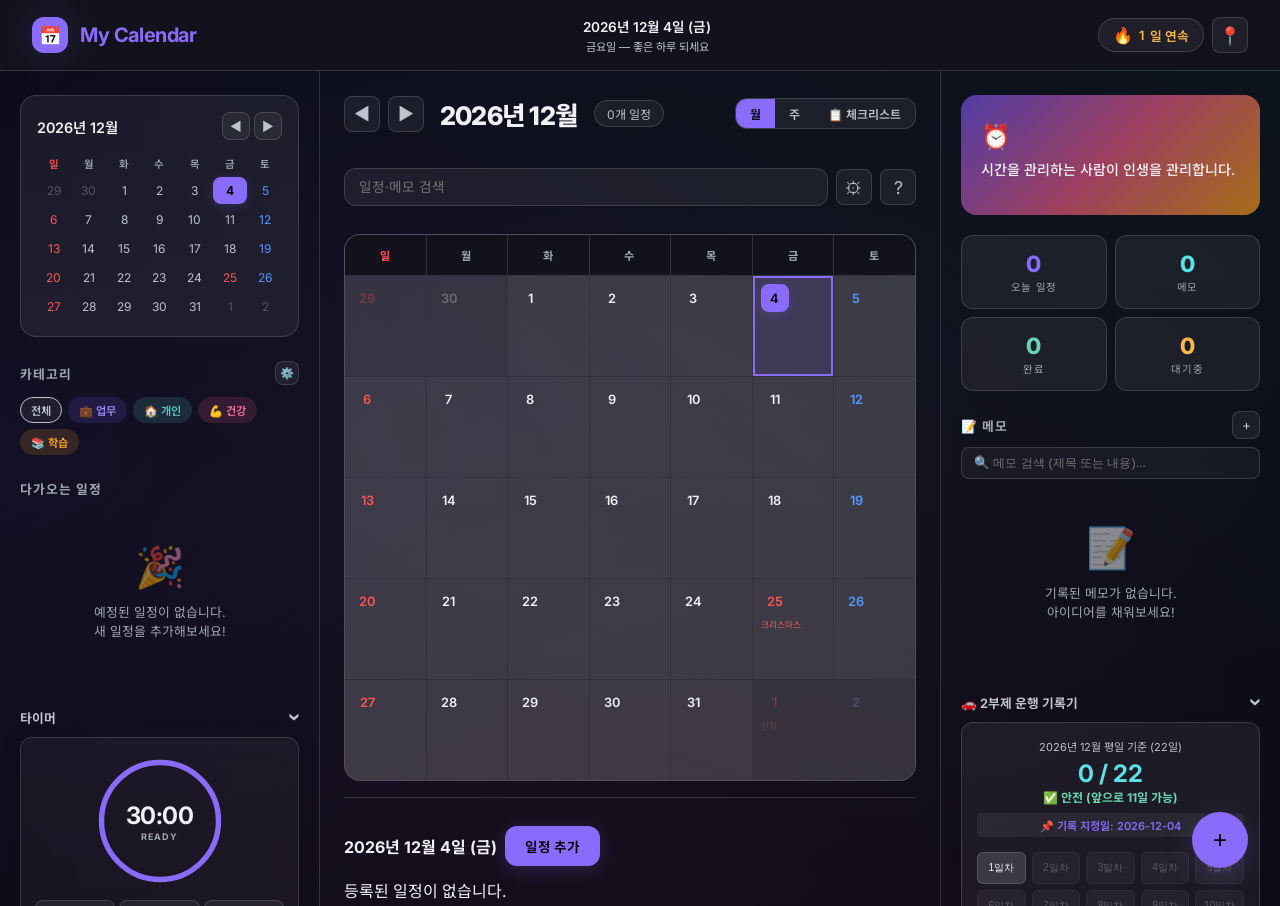
<file: calendar.html>
<!DOCTYPE html>
<html lang="ko">

<head>
  <meta charset="UTF-8">
  <meta name="viewport" content="width=device-width, initial-scale=1.0">
  <meta name="description" content="나만의 완벽한 캘린더 - 일정, 메모, 스케줄이 통합된 프리미엄 생산성 앱">
  <title>My Calendar — 나만의 캘린더 & 체크리스트</title>
  <link
    href="https://fonts.googleapis.com/css2?family=Inter:wght@300;400;500;600;700;800&family=Noto+Sans+KR:wght@300;400;500;600;700&display=swap"
    rel="stylesheet">
  <style>
    /* ============================================
   DESIGN SYSTEM & CSS VARIABLES
   ============================================ */
    :root {
      --bg-primary: #0a0a14;
      --bg-secondary: #12121f;
      --bg-card: rgba(255, 255, 255, 0.04);
      --bg-glass: rgba(255, 255, 255, 0.06);
      --bg-glass-hover: rgba(255, 255, 255, 0.10);
      --bg-glass-active: rgba(255, 255, 255, 0.14);
      --border-glass: rgba(255, 255, 255, 0.08);
      --border-glass-hover: rgba(255, 255, 255, 0.15);
      --text-primary: #f0f0f5;
      --text-secondary: rgba(240, 240, 245, 0.6);
      --text-muted: rgba(240, 240, 245, 0.35);
      --accent-primary: #7c5cfc;
      --accent-primary-glow: rgba(124, 92, 252, 0.3);
      --accent-secondary: #5ce1e6;
      --accent-warm: #ff6b6b;
      --accent-warm-glow: rgba(255, 107, 107, 0.3);
      --accent-success: #4ecdc4;
      --accent-success-glow: rgba(78, 205, 196, 0.3);
      --accent-amber: #ffa726;
      --accent-amber-glow: rgba(255, 167, 38, 0.3);
      --accent-pink: #f06292;
      --accent-pink-glow: rgba(240, 98, 146, 0.3);
      --gradient-primary: linear-gradient(135deg, #7c5cfc 0%, #5ce1e6 100%);
      --gradient-warm: linear-gradient(135deg, #ff6b6b 0%, #ffa726 100%);
      --gradient-cool: linear-gradient(135deg, #4ecdc4 0%, #44bef7 100%);
      --gradient-aurora: linear-gradient(135deg, #7c5cfc 0%, #f06292 50%, #ffa726 100%);
      --shadow-sm: 0 2px 8px rgba(0, 0, 0, 0.3);
      --shadow-md: 0 8px 32px rgba(0, 0, 0, 0.4);
      --shadow-lg: 0 16px 64px rgba(0, 0, 0, 0.5);
      --shadow-glow: 0 0 40px var(--accent-primary-glow);
      --radius-sm: 8px;
      --radius-md: 12px;
      --radius-lg: 16px;
      --radius-xl: 24px;
      --radius-full: 9999px;
      --font-primary: 'Inter', 'Noto Sans KR', -apple-system, sans-serif;
      --transition-fast: 0.15s cubic-bezier(0.4, 0, 0.2, 1);
      --transition-normal: 0.3s cubic-bezier(0.4, 0, 0.2, 1);
      --transition-smooth: 0.5s cubic-bezier(0.4, 0, 0.2, 1);
      --transition-bounce: 0.5s cubic-bezier(0.34, 1.56, 0.64, 1);
    }

    /* ============================================
   GLOBAL RESET & BASE
   ============================================ */
    *,
    *::before,
    *::after {
      box-sizing: border-box;
      margin: 0;
      padding: 0;
    }

    html {
      font-size: 16px;
      scroll-behavior: smooth;
      -webkit-font-smoothing: antialiased;
      -moz-osx-font-smoothing: grayscale;
    }

    body {
      font-family: var(--font-primary);
      background: var(--bg-primary);
      color: var(--text-primary);
      min-height: 100vh;
      overflow-x: hidden;
      position: relative;
    }

    body::before {
      content: '';
      position: fixed;
      top: -50%;
      left: -50%;
      width: 200%;
      height: 200%;
      background:
        radial-gradient(ellipse at 20% 50%, rgba(124, 92, 252, 0.08) 0%, transparent 50%),
        radial-gradient(ellipse at 80% 20%, rgba(92, 225, 230, 0.06) 0%, transparent 50%),
        radial-gradient(ellipse at 50% 80%, rgba(240, 98, 146, 0.05) 0%, transparent 50%);
      animation: bgDrift 30s ease-in-out infinite alternate;
      z-index: 0;
      pointer-events: none;
    }

    @keyframes bgDrift {
      0% {
        transform: translate(0, 0) rotate(0deg);
      }

      33% {
        transform: translate(-2%, 1%) rotate(1deg);
      }

      66% {
        transform: translate(1%, -1%) rotate(-0.5deg);
      }

      100% {
        transform: translate(-1%, 2%) rotate(0.5deg);
      }
    }

    ::-webkit-scrollbar {
      width: 6px;
    }

    ::-webkit-scrollbar-track {
      background: transparent;
    }

    ::-webkit-scrollbar-thumb {
      background: rgba(255, 255, 255, 0.15);
      border-radius: var(--radius-full);
    }

    ::-webkit-scrollbar-thumb:hover {
      background: rgba(255, 255, 255, 0.25);
    }

    /* ============================================
   LAYOUT
   ============================================ */
    #app-container {
      position: relative;
      z-index: 1;
      display: grid;
      grid-template-columns: 320px 1fr 340px;
      grid-template-rows: auto 1fr;
      gap: 0;
      min-height: 100vh;
      max-width: 1600px;
      margin: 0 auto;
    }

    header {
      grid-column: 1 / -1;
      display: flex;
      align-items: center;
      justify-content: space-between;
      padding: 16px 32px;
      background: rgba(10, 10, 20, 0.6);
      backdrop-filter: blur(20px);
      border-bottom: 1px solid var(--border-glass);
      position: sticky;
      top: 0;
      z-index: 100;
    }

    .header-brand {
      display: flex;
      align-items: center;
      gap: 12px;
      cursor: pointer;
      transition: transform var(--transition-normal);
    }

    .header-brand:hover {
      transform: translateY(-1px);
    }

    .header-brand .logo-icon {
      width: 36px;
      height: 36px;
      background: var(--gradient-primary);
      border-radius: var(--radius-md);
      display: flex;
      align-items: center;
      justify-content: center;
      font-size: 18px;
      box-shadow: var(--shadow-glow);
      transition: transform var(--transition-bounce), box-shadow var(--transition-bounce);
    }

    .header-brand:hover .logo-icon {
      transform: scale(1.1) rotate(-8deg);
      box-shadow: 0 0 25px var(--accent-primary-glow), 0 0 10px var(--accent-secondary);
    }

    .header-brand h1 {
      font-size: 1.25rem;
      font-weight: 700;
      background: var(--gradient-primary);
      -webkit-background-clip: text;
      -webkit-text-fill-color: transparent;
      background-clip: text;
      letter-spacing: -0.02em;
    }

    .header-date-display {
      text-align: center;
    }

    .header-date-display .today-date {
      font-size: 0.85rem;
      font-weight: 600;
      color: var(--text-primary);
    }

    .header-date-display .today-sub {
      font-size: 0.7rem;
      color: var(--text-secondary);
      margin-top: 2px;
    }

    .header-actions {
      display: flex;
      align-items: center;
      gap: 8px;
    }

    .header-streak {
      display: flex;
      align-items: center;
      gap: 6px;
      padding: 6px 14px;
      background: var(--bg-glass);
      border: 1px solid var(--border-glass);
      border-radius: var(--radius-full);
      font-size: 0.8rem;
      color: var(--accent-amber);
      font-weight: 600;
    }

    .header-streak .streak-fire {
      font-size: 1rem;
    }

    /* ============================================
   BUTTONS
   ============================================ */
    .btn {
      display: inline-flex;
      align-items: center;
      justify-content: center;
      gap: 8px;
      padding: 10px 20px;
      border: none;
      border-radius: var(--radius-md);
      font-family: var(--font-primary);
      font-size: 0.85rem;
      font-weight: 600;
      cursor: pointer;
      transition: all var(--transition-normal);
      position: relative;
      overflow: hidden;
      white-space: nowrap;
    }

    .btn-primary {
      background: var(--gradient-primary);
      color: white;
      box-shadow: 0 4px 20px var(--accent-primary-glow);
      position: relative;
      overflow: hidden;
    }

    .btn-primary:hover {
      transform: translateY(-2px);
      box-shadow: 0 6px 30px var(--accent-primary-glow);
    }

    .btn-primary::after {
      content: '';
      position: absolute;
      inset: 0;
      background: linear-gradient(90deg, transparent, rgba(255, 255, 255, 0.2), transparent);
      transform: translateX(-100%);
      transition: transform 0.6s ease;
    }

    .btn-primary:hover::after {
      transform: translateX(100%);
    }

    .btn-ghost {
      background: var(--bg-glass);
      color: var(--text-primary);
      border: 1px solid var(--border-glass);
    }

    .btn-ghost:hover {
      background: var(--bg-glass-hover);
      border-color: var(--border-glass-hover);
    }

    .btn-danger {
      background: rgba(255, 107, 107, 0.15);
      color: var(--accent-warm);
      border: 1px solid rgba(255, 107, 107, 0.2);
    }

    .btn-danger:hover {
      background: rgba(255, 107, 107, 0.25);
    }

    .btn-icon {
      width: 36px;
      height: 36px;
      padding: 0;
      border-radius: var(--radius-sm);
      background: var(--bg-glass);
      color: var(--text-secondary);
      border: 1px solid var(--border-glass);
      cursor: pointer;
      font-size: 1.1rem;
      transition: all var(--transition-fast);
      display: inline-flex;
      align-items: center;
      justify-content: center;
      font-family: var(--font-primary);
    }

    .btn-icon:hover {
      background: var(--bg-glass-hover);
      color: var(--text-primary);
      border-color: var(--border-glass-hover);
    }

    /* ============================================
   SIDEBARS
   ============================================ */
    .sidebar-left {
      padding: 24px 20px;
      border-right: 1px solid var(--border-glass);
      display: flex;
      flex-direction: column;
      gap: 24px;
      overflow-y: auto;
      max-height: calc(100vh - 65px);
    }

    .mini-calendar {
      background: var(--bg-glass);
      border: 1px solid var(--border-glass);
      border-radius: var(--radius-lg);
      padding: 16px;
    }

    .mini-cal-header {
      display: flex;
      align-items: center;
      justify-content: space-between;
      margin-bottom: 12px;
    }

    .mini-cal-header h3 {
      font-size: 0.9rem;
      font-weight: 600;
    }

    .mini-cal-nav {
      display: flex;
      gap: 4px;
    }

    .mini-cal-grid {
      display: grid;
      grid-template-columns: repeat(7, 1fr);
      gap: 2px;
      text-align: center;
    }

    .mini-cal-day-name {
      font-size: 0.65rem;
      font-weight: 600;
      color: var(--text-muted);
      padding: 4px 0;
      text-transform: uppercase;
    }

    .mini-cal-day {
      font-size: 0.75rem;
      padding: 6px 2px;
      border-radius: var(--radius-sm);
      cursor: pointer;
      transition: all var(--transition-fast);
      color: var(--text-secondary);
      position: relative;
    }

    .mini-cal-day:hover {
      background: var(--bg-glass-hover);
      color: var(--text-primary);
    }

    .mini-cal-day.today {
      background: var(--gradient-primary);
      color: white;
      font-weight: 700;
      box-shadow: 0 2px 12px var(--accent-primary-glow);
    }

    .mini-cal-day.selected {
      background: var(--bg-glass-active);
      color: var(--text-primary);
      font-weight: 600;
      border: 1px solid var(--accent-primary);
    }

    .mini-cal-day.other-month {
      color: var(--text-muted);
      opacity: 0.4;
    }

    .mini-cal-day.has-event::after {
      content: '';
      position: absolute;
      bottom: 2px;
      left: 50%;
      transform: translateX(-50%);
      width: 4px;
      height: 4px;
      border-radius: 50%;
      background: var(--accent-primary);
    }

    .upcoming-section h3 {
      font-size: 0.8rem;
      font-weight: 700;
      text-transform: uppercase;
      letter-spacing: 0.08em;
      color: var(--text-muted);
      margin-bottom: 12px;
    }

    .upcoming-list {
      display: flex;
      flex-direction: column;
      gap: 8px;
    }

    .upcoming-item {
      display: flex;
      align-items: flex-start;
      gap: 10px;
      padding: 10px 12px;
      background: var(--bg-glass);
      border: 1px solid var(--border-glass);
      border-radius: var(--radius-md);
      cursor: pointer;
      transition: all var(--transition-normal);
      position: relative;
      overflow: hidden;
    }

    .upcoming-item::before {
      content: '';
      position: absolute;
      left: 0;
      top: 0;
      bottom: 0;
      width: 3px;
    }

    .upcoming-item[data-urgency="high"]::before {
      background: var(--accent-warm);
    }

    .upcoming-item[data-urgency="medium"]::before {
      background: var(--accent-amber);
    }

    .upcoming-item[data-urgency="low"]::before {
      background: var(--accent-success);
    }

    .upcoming-item:hover {
      background: var(--bg-glass-hover);
      transform: translateX(4px);
    }

    .upcoming-item[data-urgency="high"] {
      animation: urgencyPulse 2s ease-in-out infinite;
    }

    @keyframes urgencyPulse {

      0%,
      100% {
        border-color: var(--border-glass);
      }

      50% {
        border-color: rgba(255, 107, 107, 0.3);
        box-shadow: 0 0 12px rgba(255, 107, 107, 0.1);
      }
    }

    .upcoming-item .event-time {
      font-size: 0.7rem;
      font-weight: 600;
      color: var(--accent-secondary);
      min-width: 46px;
      padding-top: 2px;
    }

    .upcoming-item .event-info h4 {
      font-size: 0.8rem;
      font-weight: 600;
      margin-bottom: 2px;
    }

    .upcoming-item .event-info p {
      font-size: 0.7rem;
      color: var(--text-secondary);
    }

    .category-tags {
      display: flex;
      flex-wrap: wrap;
      gap: 6px;
    }

    .category-tag {
      padding: 4px 10px;
      border-radius: var(--radius-full);
      font-size: 0.7rem;
      font-weight: 600;
      cursor: pointer;
      transition: all var(--transition-normal);
      border: 1px solid transparent;
    }

    .category-tag:hover {
      transform: translateY(-2px);
      box-shadow: 0 4px 12px rgba(0, 0, 0, 0.3);
      filter: brightness(1.1);
    }

    .category-tag:active {
      transform: translateY(0);
    }

    .category-tag.active {
      border-color: currentColor;
    }

    .cat-all {
      background: var(--bg-glass);
      color: var(--text-secondary);
    }

    /* ============================================
   MAIN CALENDAR AREA & VIEWS
   ============================================ */
    .main-content {
      padding: 24px;
      overflow-y: auto;
      max-height: calc(100vh - 65px);
    }

    .calendar-header {
      display: flex;
      align-items: center;
      justify-content: space-between;
      margin-bottom: 24px;
    }

    .calendar-title {
      display: flex;
      align-items: center;
      gap: 16px;
    }

    .calendar-title h2 {
      font-size: 1.6rem;
      font-weight: 800;
      letter-spacing: -0.03em;
    }

    .calendar-title .month-badge {
      padding: 4px 12px;
      background: var(--bg-glass);
      border: 1px solid var(--border-glass);
      border-radius: var(--radius-full);
      font-size: 0.75rem;
      color: var(--text-secondary);
    }

    .calendar-nav {
      display: flex;
      align-items: center;
      gap: 4px;
    }

    .calendar-view-toggle {
      display: flex;
      background: var(--bg-glass);
      border: 1px solid var(--border-glass);
      border-radius: var(--radius-md);
      overflow: hidden;
      margin-left: 12px;
    }

    .view-toggle-btn {
      padding: 6px 14px;
      border: none;
      background: transparent;
      color: var(--text-secondary);
      font-family: var(--font-primary);
      font-size: 0.75rem;
      font-weight: 600;
      cursor: pointer;
      transition: all var(--transition-fast);
    }

    .view-toggle-btn.active {
      background: var(--accent-primary);
      color: white;
    }

    .view-toggle-btn:hover:not(.active) {
      background: var(--bg-glass-hover);
      color: var(--text-primary);
    }

    /* Calendar Grid Component */
    .calendar-grid {
      display: grid;
      grid-template-columns: repeat(7, 1fr);
      gap: 1px;
      background: var(--border-glass);
      border-radius: var(--radius-lg);
      overflow: hidden;
      border: 1px solid var(--border-glass);
    }

    .calendar-day-header {
      padding: 12px 8px;
      text-align: center;
      font-size: 0.7rem;
      font-weight: 700;
      text-transform: uppercase;
      letter-spacing: 0.1em;
      color: var(--text-muted);
      background: var(--bg-secondary);
    }

    .calendar-day-header:first-child {
      color: #ff5555;
    }

    .calendar-day-header:last-child {
      color: #5599ff;
    }

    .day-number.sunday {
      color: #ff5555;
    }

    .day-number.saturday {
      color: #5599ff;
    }

    .day-number.holiday {
      color: #ff5555;
    }

    .mini-cal-day-name:first-child {
      color: #ff5555;
    }

    .mini-cal-day-name:last-child {
      color: #5599ff;
    }

    .mini-cal-day.sunday {
      color: #ff5555;
    }

    .mini-cal-day.saturday {
      color: #5599ff;
    }

    .mini-cal-day.holiday {
      color: #ff5555;
    }

    .holiday-name {
      font-size: 0.55rem;
      color: #ff5555;
      line-height: 1.2;
      margin-top: 1px;
      white-space: nowrap;
      overflow: hidden;
      text-overflow: ellipsis;
      max-width: 100%;
    }

    .day-number-row {
      display: flex;
      align-items: center;
      gap: 6px;
      margin-bottom: 4px;
    }

    .car-badge {
      display: inline-flex;
      align-items: center;
      justify-content: center;
      padding: 1px 4px;
      height: 14px;
      border-radius: 4px;
      font-size: 0.58rem;
      font-weight: 700;
      line-height: 1;
      flex-shrink: 0;
    }

    .car-badge.odd {
      color: #ff55AA;
      border: 1px solid #ff55AA;
      background: rgba(255, 85, 170, 0.1);
    }

    .car-badge.even {
      color: #4ecdc4;
      border: 1px solid #4ecdc4;
      background: rgba(78, 205, 196, 0.1);
    }

    .calendar-day-cell {
      min-height: 100px;
      padding: 8px;
      background: rgba(255, 255, 255, 0.04);
      position: relative;
      cursor: pointer;
      transition: all var(--transition-fast);
      display: flex;
      flex-direction: column;
    }

    .calendar-day-cell:hover {
      background: rgba(18, 18, 31, 0.9);
      z-index: 2;
    }

    .calendar-day-cell.other-month {
      opacity: 0.3;
    }

    .calendar-day-cell.today {
      background: rgba(124, 92, 252, 0.06);
    }

    .calendar-day-cell.today .day-number {
      background: var(--gradient-primary);
      color: white;
      box-shadow: 0 2px 12px var(--accent-primary-glow);
    }

    .calendar-day-cell.selected {
      background: rgba(124, 92, 252, 0.1);
      box-shadow: inset 0 0 0 2px var(--accent-primary);
    }

    .day-number {
      width: 28px;
      height: 28px;
      display: flex;
      align-items: center;
      justify-content: center;
      border-radius: var(--radius-sm);
      font-size: 0.8rem;
      font-weight: 600;
      transition: all var(--transition-fast);
      overflow: visible;
      position: relative;
    }

    .day-events {
      flex: 1;
      display: flex;
      flex-direction: column;
      gap: 2px;
      overflow: hidden;
    }

    .day-event-chip {
      padding: 2px 6px;
      border-radius: 4px;
      font-size: 0.65rem;
      font-weight: 500;
      white-space: nowrap;
      overflow: hidden;
      text-overflow: ellipsis;
      cursor: pointer;
      transition: all var(--transition-fast);
      display: flex;
      align-items: center;
      gap: 4px;
    }

    .day-event-chip:hover {
      filter: brightness(1.2);
      transform: scale(1.02);
    }

    .day-more-events {
      font-size: 0.6rem;
      color: var(--text-muted);
      text-align: center;
      padding: 2px;
    }

    /* ============================================
   📋 방식 B: 체크리스트 독립 뷰 전용 스타일
   ============================================ */
    #checklistView {
      display: none;
      /* 초기값 히든 */
      flex-direction: column;
      gap: 20px;
    }

    .checklist-top-ctrl {
      display: flex;
      align-items: center;
      justify-content: space-between;
      flex-wrap: wrap;
      gap: 12px;
      background: var(--bg-glass);
      border: 1px solid var(--border-glass);
      padding: 16px 24px;
      border-radius: var(--radius-lg);
    }

    .checklist-top-ctrl>div {
      min-width: 0;
    }

    #newChecklistCatInput {
      width: min(100%, 240px) !important;
    }

    .checklist-grid-container {
      display: grid;
      grid-template-columns: repeat(auto-fill, minmax(320px, 1fr));
      gap: 20px;
      align-items: flex-start;
    }

    .chk-category {
      background: var(--bg-glass);
      border: 1px solid var(--border-glass);
      border-radius: var(--radius-lg);
      padding: 20px;
      box-shadow: var(--shadow-sm);
      display: flex;
      flex-direction: column;
      transition: transform var(--transition-fast), border-color var(--transition-fast);
    }

    .chk-category.dragging {
      opacity: 0.4;
      transform: scale(0.98);
    }

    .chk-category.drag-over {
      border: 2px dashed var(--accent-primary);
      background: var(--bg-glass-hover);
    }

    .chk-category-header {
      display: flex;
      justify-content: space-between;
      align-items: center;
      border-bottom: 2px solid var(--accent-primary);
      padding-bottom: 8px;
      margin-bottom: 16px;
    }

    .chk-header-left {
      display: flex;
      align-items: center;
      gap: 8px;
    }

    .chk-drag-handle {
      cursor: grab;
      color: var(--text-muted);
      user-select: none;
      font-size: 1.1rem;
      transition: color var(--transition-fast), transform var(--transition-bounce);
      display: inline-block;
    }

    .chk-drag-handle:hover {
      color: var(--accent-secondary);
      transform: scale(1.2);
    }

    .chk-drag-handle:active {
      cursor: grabbing;
      transform: scale(0.9);
    }

    .chk-category-title {
      font-size: 1rem;
      font-weight: 700;
      color: var(--text-primary);
    }

    .chk-header-actions {
      display: flex;
      gap: 6px;
    }

    .chk-items-container {
      display: flex;
      flex-direction: column;
      gap: 6px;
    }

    .chk-todo-item {
      display: flex;
      align-items: center;
      padding: 8px 12px;
      border-radius: var(--radius-md);
      background: var(--bg-card);
      border: 1px solid transparent;
      gap: 8px;
      transition: all var(--transition-fast);
    }

    .chk-todo-item:hover {
      background: var(--bg-glass-hover);
    }

    .chk-todo-item.pinned {
      background: rgba(255, 167, 38, 0.05);
      border-left: 3px solid var(--accent-amber);
    }

    .chk-todo-item.checked {
      opacity: 0.5;
    }

    .chk-todo-item.checked label {
      text-decoration: line-through;
      color: var(--text-muted);
    }

    .chk-todo-item input[type="checkbox"] {
      width: 16px;
      height: 16px;
      cursor: pointer;
      accent-color: var(--accent-primary);
    }

    .chk-todo-item label {
      cursor: pointer;
      font-size: 0.88rem;
      flex-grow: 1;
      word-break: break-all;
      color: var(--text-primary);
      user-select: none;
    }

    .chk-item-btn {
      background: none;
      border: none;
      cursor: pointer;
      font-size: 0.85rem;
      padding: 4px;
      border-radius: var(--radius-sm);
      color: var(--text-muted);
      opacity: 0;
      transition: opacity var(--transition-fast), color var(--transition-fast);
    }

    .chk-todo-item:hover .chk-item-btn,
    .chk-todo-item.pinned .chk-item-btn-pin {
      opacity: 0.7;
    }

    .chk-item-btn:hover {
      opacity: 1 !important;
      color: var(--text-primary);
      background: var(--bg-glass);
    }

    .chk-item-btn-pin {
      opacity: 0.3;
    }

    .chk-todo-item.pinned .chk-item-btn-pin {
      color: var(--accent-amber);
      opacity: 1;
    }

    /* ============================================
   RIGHT SIDEBAR ELEMENTS & ENHANCED MEMO WIDGET
   ============================================ */
    .sidebar-right {
      padding: 24px 20px;
      border-left: 1px solid var(--border-glass);
      display: flex;
      flex-direction: column;
      gap: 20px;
      overflow-y: auto;
      max-height: calc(100vh - 65px);
    }

    .motivation-card {
      background: var(--gradient-aurora);
      border-radius: var(--radius-lg);
      padding: 20px;
      position: relative;
      overflow: hidden;
      min-height: 120px;
      display: flex;
      align-items: center;
    }

    .motivation-card::before {
      content: '';
      position: absolute;
      inset: 0;
      background: rgba(0, 0, 0, 0.35);
      z-index: 0;
    }

    .motivation-card .motivation-content {
      position: relative;
      z-index: 1;
      width: 100%;
    }

    .motivation-card .motivation-emoji {
      font-size: 1.5rem;
      margin-bottom: 8px;
    }

    .motivation-card .motivation-text {
      font-size: 0.88rem;
      font-weight: 500;
      line-height: 1.6;
      margin-bottom: 6px;
      white-space: normal;
      word-break: keep-all;
    }

    .motivation-card .motivation-author {
      font-size: 0.72rem;
      color: rgba(255, 255, 255, 0.7);
      text-align: right;
    }

    .today-summary {
      display: grid;
      grid-template-columns: 1fr 1fr;
      gap: 8px;
    }

    .summary-stat {
      padding: 14px;
      background: var(--bg-glass);
      border: 1px solid var(--border-glass);
      border-radius: var(--radius-md);
      text-align: center;
      transition: all var(--transition-normal);
    }

    .summary-stat:hover {
      background: var(--bg-glass-hover);
      transform: translateY(-2px);
    }

    .summary-stat .stat-value {
      font-size: 1.4rem;
      font-weight: 800;
    }

    .summary-stat .stat-label {
      font-size: 0.65rem;
      color: var(--text-muted);
      margin-top: 2px;
      text-transform: uppercase;
      letter-spacing: 0.06em;
    }

    .stat-events .stat-value {
      color: var(--accent-primary);
    }

    .stat-memos .stat-value {
      color: var(--accent-secondary);
    }

    .stat-done .stat-value {
      color: var(--accent-success);
    }

    .stat-pending .stat-value {
      color: var(--accent-amber);
    }

    .memo-section h3 {
      font-size: 0.8rem;
      font-weight: 700;
      text-transform: uppercase;
      letter-spacing: 0.08em;
      color: var(--text-muted);
      margin-bottom: 8px;
      display: flex;
      align-items: center;
      justify-content: space-between;
    }

    .memo-search-box {
      margin-bottom: 12px;
      position: relative;
    }

    .memo-search-input {
      width: 100%;
      padding: 8px 12px;
      background: rgba(255, 255, 255, 0.04);
      border: 1px solid var(--border-glass);
      border-radius: var(--radius-sm);
      color: var(--text-primary);
      font-size: 0.78rem;
      outline: none;
      transition: all var(--transition-fast);
    }

    .memo-search-input:focus {
      border-color: var(--accent-secondary);
      background: rgba(255, 255, 255, 0.08);
    }

    .memo-list {
      display: flex;
      flex-direction: column;
      gap: 10px;
    }

    .memo-card {
      padding: 14px;
      background: var(--bg-glass);
      border: 1px solid var(--border-glass);
      border-radius: var(--radius-md);
      cursor: pointer;
      transition: all var(--transition-normal);
      position: relative;
      overflow: hidden;
    }

    .memo-card:hover {
      background: var(--bg-glass-hover);
      transform: translateY(-2px);
      box-shadow: var(--shadow-sm);
    }

    .memo-card .memo-title {
      font-size: 0.85rem;
      font-weight: 600;
      margin-bottom: 4px;
      color: var(--text-primary);
    }

    .memo-card .memo-preview {
      font-size: 0.75rem;
      color: var(--text-secondary);
      line-height: 1.4;
      display: -webkit-box;
      -webkit-line-clamp: 3;
      -webkit-box-orient: vertical;
      overflow: hidden;
      word-break: break-all;
    }

    .memo-card .memo-meta {
      display: flex;
      align-items: center;
      justify-content: space-between;
      margin-top: 10px;
      font-size: 0.65rem;
      color: var(--text-muted);
      border-top: 1px solid rgba(255, 255, 255, 0.03);
      padding-top: 6px;
    }

    .memo-card .memo-pin {
      position: absolute;
      top: 8px;
      right: 8px;
      font-size: 0.85rem;
      z-index: 2;
      filter: drop-shadow(0 2px 4px rgba(0, 0, 0, 0.5));
    }

    /* 고급형 고정 메모 프리미엄 스타일 */
    .memo-card.pinned {
      background: linear-gradient(135deg, rgba(255, 167, 38, 0.08) 0%, rgba(255, 255, 255, 0.03) 100%);
      border-color: rgba(255, 167, 38, 0.25) !important;
      box-shadow: 0 4px 14px rgba(255, 167, 38, 0.05);
    }

    /* 컬러 칩 셀렉터 스타일 */
    .color-chips-container {
      display: flex;
      gap: 8px;
      align-items: center;
      margin-top: 4px;
    }

    .color-chip {
      width: 32px;
      height: 32px;
      border-radius: 50%;
      cursor: pointer;
      transition: all var(--transition-bounce);
      border: 2px solid transparent;
      display: flex;
      align-items: center;
      justify-content: center;
      font-size: 0.7rem;
      color: #fff;
      text-shadow: 0 1px 2px rgba(0, 0, 0, 0.6);
    }

    .color-chip:hover {
      transform: scale(1.15);
    }

    .color-chip.selected {
      border-color: #fff;
      transform: scale(1.1);
      box-shadow: 0 0 12px currentColor;
    }

    .chip-default {
      background: var(--bg-glass);
      border: 1px solid var(--border-glass);
    }

    .chip-purple {
      background: #7c5cfc;
    }

    .chip-teal {
      background: #5ce1e6;
    }

    .chip-pink {
      background: #f06292;
    }

    .chip-amber {
      background: #ffa726;
    }

    .car-container {
      background: var(--bg-glass);
      padding: 15px;
      border-radius: 12px;
      border: 1px solid var(--border-glass);
    }

    .car-status-box {
      text-align: center;
      margin-bottom: 15px;
    }

    .car-subtitle {
      color: var(--text-secondary);
      font-size: 11px;
      margin-bottom: 5px;
    }

    .car-counter {
      font-size: 24px;
      font-weight: bold;
      color: var(--accent-secondary);
    }

    .car-counter.warning {
      color: var(--accent-warm);
    }

    .car-msg {
      font-size: 12px;
      font-weight: bold;
      color: var(--accent-success);
    }

    .car-msg.warning {
      color: var(--accent-warm);
    }

    .car-grid {
      display: grid;
      grid-template-columns: repeat(5, 1fr);
      gap: 6px;
      margin-bottom: 12px;
    }

    .day-btn {
      background: var(--bg-glass-active);
      border: 1px solid var(--border-glass);
      color: var(--text-primary);
      padding: 8px 0;
      border-radius: 6px;
      cursor: pointer;
      font-size: 10px;
      transition: all 0.2s;
    }

    .day-btn.active {
      background: var(--accent-primary);
      color: white;
      border: none;
    }

    .day-btn.active.violation {
      background: var(--accent-warm);
    }

    .reset-btn {
      background: transparent;
      border: 1px solid var(--accent-warm);
      color: var(--accent-warm);
      padding: 6px;
      width: 100%;
      border-radius: 6px;
      font-size: 11px;
      cursor: pointer;
    }

    .reset-btn:hover {
      background: rgba(255, 107, 107, 0.1);
    }

    /* ============================================
   ⏱️ TIMER WIDGET
   ============================================ */
    .timer-container {
      background: var(--bg-card);
      padding: 18px 14px;
      border-radius: var(--radius-md);
      border: 1px solid var(--border-glass);
      display: flex;
      flex-direction: column;
      align-items: center;
      gap: 14px;
      box-shadow: 0 4px 20px rgba(0, 0, 0, 0.2);
      backdrop-filter: blur(10px);
    }

    .timer-container .clock-face {
      position: relative;
      width: 130px;
      height: 130px;
    }

    .timer-container .clock-svg {
      position: absolute;
      top: 0;
      left: 0;
      width: 100%;
      height: 100%;
    }

    .timer-container .clock-center {
      position: absolute;
      inset: 0;
      display: flex;
      flex-direction: column;
      align-items: center;
      justify-content: center;
      gap: 1px;
    }

    .timer-container .time-display {
      font-family: 'Inter', monospace;
      font-size: 24px;
      font-weight: 700;
      color: var(--text-primary);
      letter-spacing: -0.5px;
    }

    .timer-container .status-label {
      font-size: 9px;
      font-weight: 700;
      letter-spacing: 1px;
      color: var(--text-muted);
    }

    .timer-container .add-btns {
      display: flex;
      gap: 4px;
      width: 100%;
    }

    .timer-container .add-btn {
      flex: 1;
      font-family: var(--font-primary);
      font-size: 11px;
      font-weight: 600;
      padding: 5px 0;
      border-radius: var(--radius-sm);
      border: 1px solid var(--border-glass);
      background: var(--bg-glass);
      color: var(--text-secondary);
      cursor: pointer;
      transition: all var(--transition-fast);
    }

    .timer-container .add-btn:hover {
      background: var(--bg-glass-hover);
      color: var(--text-primary);
      border-color: var(--border-glass-hover);
    }

    .timer-container .ctrl-btns {
      display: flex;
      gap: 12px;
      align-items: center;
    }

    .timer-container .btn-main-timer {
      width: 38px;
      height: 38px;
      border-radius: 50%;
      border: none;
      background: var(--gradient-primary);
      color: white;
      cursor: pointer;
      display: flex;
      align-items: center;
      justify-content: center;
      font-size: 12px;
      box-shadow: 0 4px 10px var(--accent-primary-glow);
      transition: all var(--transition-fast);
    }

    .timer-container .btn-main-timer:hover {
      transform: scale(1.05);
      box-shadow: 0 4px 14px var(--accent-primary-glow);
    }

    .timer-container .btn-sec-timer {
      width: 28px;
      height: 28px;
      border-radius: 50%;
      border: 1px solid var(--border-glass);
      background: var(--bg-glass);
      color: var(--text-secondary);
      cursor: pointer;
      display: flex;
      align-items: center;
      justify-content: center;
      font-size: 10px;
      transition: all var(--transition-fast);
    }

    .timer-container .btn-sec-timer:hover {
      background: var(--bg-glass-hover);
      color: var(--text-primary);
    }

    .timer-container .done-banner {
      display: none;
      width: 100%;
      text-align: center;
      font-size: 11px;
      font-weight: 600;
      color: var(--accent-success);
      background: rgba(78, 205, 196, 0.08);
      border: 1px solid rgba(78, 205, 196, 0.15);
      border-radius: var(--radius-sm);
      padding: 5px 0;
    }

    .chip-repeat-icon {
      font-size: 0.6rem;
      opacity: 0.7;
      flex-shrink: 0;
      margin-right: 1px;
    }

    /* ============================================
   MODALS & FLOATING MECHANICS
   ============================================ */
    .modal-overlay {
      position: fixed;
      inset: 0;
      background: rgba(0, 0, 0, 0.6);
      backdrop-filter: blur(8px);
      z-index: 1000;
      display: flex;
      align-items: center;
      justify-content: center;
      opacity: 0;
      visibility: hidden;
      transition: all var(--transition-normal);
    }

    .modal-overlay.active {
      opacity: 1;
      visibility: visible;
    }

    .modal {
      background: var(--bg-secondary);
      border: 1px solid var(--border-glass);
      border-radius: var(--radius-xl);
      padding: 32px;
      width: 90%;
      max-width: 520px;
      max-height: 85vh;
      overflow-y: auto;
      transform: scale(0.9) translateY(20px);
      transition: all var(--transition-bounce);
      box-shadow: var(--shadow-lg);
    }

    .modal-overlay.active .modal {
      transform: scale(1) translateY(0);
    }

    .modal-header {
      display: flex;
      align-items: center;
      justify-content: space-between;
      margin-bottom: 24px;
    }

    .modal-header h2 {
      font-size: 1.2rem;
      font-weight: 700;
    }

    .modal-close {
      width: 32px;
      height: 32px;
      border-radius: var(--radius-sm);
      border: none;
      background: var(--bg-glass);
      color: var(--text-secondary);
      font-size: 1.2rem;
      cursor: pointer;
      display: flex;
      align-items: center;
      justify-content: center;
      transition: all var(--transition-fast);
    }

    .modal-close:hover {
      background: rgba(255, 107, 107, 0.2);
      color: var(--accent-warm);
    }

    .form-group {
      margin-bottom: 18px;
    }

    .form-group label {
      display: block;
      font-size: 0.75rem;
      font-weight: 600;
      color: var(--text-secondary);
      margin-bottom: 6px;
      text-transform: uppercase;
      letter-spacing: 0.06em;
    }

    .form-input,
    .form-textarea,
    .form-select {
      width: 100%;
      padding: 10px 14px;
      background: var(--bg-glass);
      border: 1px solid var(--border-glass);
      border-radius: var(--radius-md);
      color: var(--text-primary);
      font-family: var(--font-primary);
      font-size: 0.85rem;
      transition: all var(--transition-fast);
      outline: none;
    }

    .form-input:focus,
    .form-textarea:focus,
    .form-select:focus {
      border-color: var(--accent-primary);
      box-shadow: 0 0 0 3px var(--accent-primary-glow);
    }

    .form-textarea {
      resize: vertical;
      min-height: 100px;
      line-height: 1.6;
    }

    .form-select {
      appearance: none;
      cursor: pointer;
      background-image: url("data:image/svg+xml,%3Csvg xmlns='http://www.w3.org/2000/svg' width='12' height='12' viewBox='0 0 24 24' fill='none' stroke='rgba(240,240,245,0.5)' stroke-width='2'%3E%3Cpath d='M6 9l6 6 6-6'/%3E%3C/svg%3E");
      background-repeat: no-repeat;
      background-position: right 12px center;
      padding-right: 36px;
    }

    .form-select option {
      background: var(--bg-secondary);
      color: var(--text-primary);
    }

    .form-row {
      display: grid;
      grid-template-columns: 1fr 1fr;
      gap: 12px;
    }

    .form-actions {
      display: flex;
      gap: 10px;
      margin-top: 24px;
    }

    .form-actions .btn {
      flex: 1;
    }

    .category-selector {
      display: flex;
      gap: 8px;
      flex-wrap: wrap;
    }

    .category-option {
      padding: 6px 14px;
      border-radius: var(--radius-full);
      font-size: 0.75rem;
      font-weight: 600;
      cursor: pointer;
      transition: all var(--transition-fast);
      border: 2px solid transparent;
      opacity: 0.6;
    }

    .category-option:hover,
    .category-option.selected {
      opacity: 1;
    }

    .category-option.selected {
      border-color: currentColor;
      transform: scale(1.05);
    }

    .priority-selector {
      display: flex;
      gap: 8px;
    }

    .priority-option {
      flex: 1;
      padding: 8px;
      text-align: center;
      border-radius: var(--radius-md);
      font-size: 0.75rem;
      font-weight: 600;
      cursor: pointer;
      border: 2px solid transparent;
      transition: all var(--transition-fast);
    }

    .priority-option:hover,
    .priority-option.selected {
      border-color: currentColor;
    }

    .priority-low {
      background: rgba(78, 205, 196, 0.1);
      color: var(--accent-success);
    }

    .priority-medium {
      background: rgba(255, 167, 38, 0.1);
      color: var(--accent-amber);
    }

    .priority-high {
      background: rgba(255, 107, 107, 0.1);
      color: var(--accent-warm);
    }

    .forget-me-not {
      position: fixed;
      bottom: 24px;
      left: 50%;
      transform: translateX(-50%) translateY(100px);
      padding: 14px 24px;
      background: rgba(18, 18, 31, 0.95);
      backdrop-filter: blur(20px);
      border: 1px solid var(--border-glass);
      border-radius: var(--radius-xl);
      box-shadow: var(--shadow-lg), 0 0 30px var(--accent-primary-glow);
      z-index: 999;
      display: flex;
      align-items: center;
      gap: 12px;
      opacity: 0;
      transition: all var(--transition-smooth);
      max-width: 450px;
    }

    .forget-me-not.visible {
      transform: translateX(-50%) translateY(0);
      opacity: 1;
    }

    .forget-me-not .fmn-icon {
      font-size: 1.5rem;
      animation: bellRing 1s ease-in-out;
    }

    @keyframes bellRing {

      0%,
      100% {
        transform: rotate(0);
      }

      10% {
        transform: rotate(15deg);
      }

      20% {
        transform: rotate(-15deg);
      }

      30% {
        transform: rotate(10deg);
      }

      40% {
        transform: rotate(-10deg);
      }

      50% {
        transform: rotate(5deg);
      }
    }

    .forget-me-not .fmn-text {
      font-size: 0.82rem;
      font-weight: 500;
      flex: 1;
    }

    .forget-me-not .fmn-text strong {
      color: var(--accent-secondary);
    }

    .forget-me-not .fmn-close {
      background: none;
      border: none;
      color: var(--text-muted);
      font-size: 1.1rem;
      cursor: pointer;
      padding: 4px;
      transition: color var(--transition-fast);
    }

    .forget-me-not .fmn-close:hover {
      color: var(--text-primary);
    }

    .fab-container {
      position: fixed;
      bottom: 32px;
      right: 32px;
      z-index: 500;
      display: flex;
      flex-direction: column-reverse;
      align-items: center;
      gap: 8px;
    }

    .fab-btn {
      width: 56px;
      height: 56px;
      border-radius: 50%;
      background: var(--gradient-primary);
      color: white;
      border: none;
      font-size: 1.5rem;
      cursor: pointer;
      box-shadow: 0 6px 30px var(--accent-primary-glow);
      transition: all var(--transition-normal);
      display: flex;
      align-items: center;
      justify-content: center;
    }

    .fab-btn:hover {
      transform: scale(1.1) rotate(90deg);
      box-shadow: 0 8px 40px var(--accent-primary-glow);
    }

    .fab-sub-btns {
      display: flex;
      flex-direction: column;
      gap: 8px;
      opacity: 0;
      visibility: hidden;
      transform: translateY(10px);
      transition: all var(--transition-normal);
    }

    .fab-container.open .fab-sub-btns {
      opacity: 1;
      visibility: visible;
      transform: translateY(0);
    }

    .fab-sub-btn {
      width: 44px;
      height: 44px;
      border-radius: 50%;
      border: 1px solid var(--border-glass);
      background: var(--bg-secondary);
      color: var(--text-primary);
      font-size: 1.1rem;
      cursor: pointer;
      transition: all var(--transition-normal);
      display: flex;
      align-items: center;
      justify-content: center;
      position: relative;
    }

    .fab-sub-btn:hover {
      background: var(--bg-glass-hover);
      transform: scale(1.1);
    }

    .fab-sub-btn .fab-tooltip {
      position: absolute;
      right: 56px;
      white-space: nowrap;
      padding: 4px 10px;
      background: var(--bg-secondary);
      border: 1px solid var(--border-glass);
      border-radius: var(--radius-sm);
      font-size: 0.72rem;
      font-weight: 600;
      opacity: 0;
      transition: opacity var(--transition-fast);
      pointer-events: none;
    }

    .fab-sub-btn:hover .fab-tooltip {
      opacity: 1;
    }

    .custom-checkbox {
      width: 18px;
      height: 18px;
      border: 2px solid var(--border-glass-hover);
      border-radius: 5px;
      cursor: pointer;
      transition: all var(--transition-fast);
      display: flex;
      align-items: center;
      justify-content: center;
      font-size: 0.65rem;
      flex-shrink: 0;
    }

    .custom-checkbox:hover {
      border-color: var(--accent-primary);
    }

    .custom-checkbox.checked {
      background: var(--gradient-primary);
      border-color: var(--accent-primary);
      animation: checkBounce 0.4s cubic-bezier(0.34, 1.56, 0.64, 1);
    }

    @keyframes checkBounce {
      0% {
        transform: scale(0.8);
      }

      50% {
        transform: scale(1.2);
      }

      100% {
        transform: scale(1);
      }
    }

    .completed-event {
      opacity: 0.45;
    }

    .completed-event .chip-text {
      text-decoration: line-through;
    }

    .chip-check {
      flex-shrink: 0;
      width: 11px;
      height: 11px;
      border-radius: 3px;
      border: 1.5px solid currentColor;
      display: flex;
      align-items: center;
      justify-content: center;
      font-size: 8px;
      transition: all var(--transition-fast);
      cursor: pointer;
      opacity: 0.7;
    }

    .chip-check:hover {
      opacity: 1;
      transform: scale(1.15);
    }

    .chip-check.checked {
      background: currentColor;
      opacity: 1;
    }

    .chip-check.checked::after {
      content: '✓';
      color: var(--bg-primary);
      font-weight: 700;
      line-height: 1;
    }

    .chip-text {
      overflow: hidden;
      text-overflow: ellipsis;
      white-space: nowrap;
    }

    .empty-state {
      text-align: center;
      padding: 32px 16px;
      color: var(--text-muted);
    }

    .empty-state .empty-icon {
      font-size: 2.5rem;
      margin-bottom: 12px;
      opacity: 0.5;
    }

    .empty-state p {
      font-size: 0.8rem;
      line-height: 1.5;
    }

    .toast-container {
      position: fixed;
      top: 80px;
      right: 24px;
      z-index: 2000;
      display: flex;
      flex-direction: column;
      gap: 8px;
    }

    .toast {
      padding: 12px 20px;
      background: var(--bg-secondary);
      border: 1px solid var(--border-glass);
      border-radius: var(--radius-md);
      font-size: 0.82rem;
      display: flex;
      align-items: center;
      gap: 10px;
      box-shadow: var(--shadow-md);
      transform: translateX(120%);
      transition: transform var(--transition-bounce);
      min-width: 250px;
    }

    .toast.show {
      transform: translateX(0);
    }

    .toast.success {
      border-left: 3px solid var(--accent-success);
    }

    .toast.info {
      border-left: 3px solid var(--accent-primary);
    }

    .toast.warning {
      border-left: 3px solid var(--accent-amber);
    }

    @media (max-width: 1200px) {
      #app-container {
        grid-template-columns: 280px 1fr;
      }

      .sidebar-right {
        display: none;
      }
    }

    @media (max-width: 768px) {
      #app-container {
        grid-template-columns: 1fr;
      }

      .sidebar-left {
        display: none;
      }

      header {
        padding: 12px 16px;
      }

      .main-content {
        padding: 16px;
      }

      .calendar-day-cell {
        min-height: 60px;
        padding: 4px;
      }

      .day-event-chip {
        font-size: 0.6rem;
        padding: 1px 4px;
      }
    }

    /* 🖨️ 인쇄 모드 최적화 */
    @media print {
      body {
        background: #fff !important;
        color: #000 !important;
      }

      header,
      aside,
      .fab-container,
      .calendar-header,
      .checklist-top-ctrl,
      .chk-header-actions,
      .chk-drag-handle {
        display: none !important;
      }

      #app-container {
        display: block !important;
      }

      .main-content {
        padding: 0 !important;
        max-height: none !important;
        overflow: visible !important;
      }

      #checklistView {
        display: flex !important;
      }

      .chk-category {
        border: 1px solid #666 !important;
        background: #fff !important;
        box-shadow: none !important;
        page-break-inside: avoid;
        color: #000 !important;
        padding: 12px !important;
      }

      .chk-category-title {
        color: #000 !important;
      }

      .chk-todo-item {
        background: transparent !important;
        color: #000 !important;
        border: none !important;
      }

      .chk-todo-item label {
        color: #000 !important;
      }

      .chk-todo-item.checked label {
        color: #888 !important;
      }
    }

    /* 인쇄 전용 타이틀 숨김 처리 */
    .print-only-title {
      display: none;
    }

    /* 체크리스트 상단 진행률 바 스타일 */
    .chk-progress-wrapper {
      flex: 1;
      max-width: 300px;
      background: rgba(255, 255, 255, 0.04);
      border: 1px solid var(--border-glass);
      padding: 6px 12px;
      border-radius: var(--radius-md);
      display: flex;
      align-items: center;
      gap: 10px;
    }

    .chk-progress-bar-bg {
      flex: 1;
      height: 6px;
      background: rgba(255, 255, 255, 0.1);
      border-radius: var(--radius-full);
      overflow: hidden;
    }

    .chk-progress-bar-fill {
      height: 100%;
      background: var(--gradient-primary);
      width: 0%;
      transition: width var(--transition-normal);
    }

    .chk-progress-text {
      font-size: 0.75rem;
      font-weight: 600;
      color: var(--accent-secondary);
      min-width: 65px;
      text-align: right;
    }

    .btn-icon:disabled {
      cursor: not-allowed;
      pointer-events: none;
    }

    @media (max-width: 768px) {
      header {
        gap: 12px;
        flex-wrap: wrap;
      }

      .header-date-display {
        order: 3;
        width: 100%;
      }

      .calendar-header {
        flex-direction: column;
        align-items: stretch;
        gap: 12px;
      }

      .calendar-title {
        justify-content: space-between;
        flex-wrap: wrap;
        gap: 10px;
      }

      .calendar-nav,
      .calendar-view-toggle {
        width: 100%;
        margin-left: 0;
      }

      .view-toggle-btn {
        flex: 1;
        padding: 8px 10px;
      }

      .checklist-top-ctrl {
        align-items: stretch;
        padding: 14px;
      }

      .checklist-top-ctrl>div {
        width: 100%;
        flex-wrap: wrap;
      }

      .checklist-top-ctrl .btn {
        flex: 1;
        min-width: 130px;
      }

      .chk-progress-wrapper {
        max-width: none;
      }

      .checklist-grid-container {
        grid-template-columns: minmax(0, 1fr);
      }

      .chk-category {
        padding: 16px;
      }

      .chk-category-header {
        align-items: flex-start;
        gap: 8px;
      }

      .chk-header-actions {
        flex-shrink: 0;
      }

      .form-row {
        grid-template-columns: 1fr;
      }

      .modal {
        padding: 22px;
      }

      .toast-container {
        left: 16px;
        right: 16px;
      }

      .toast {
        min-width: 0;
      }
    }

    @media print {

      /* 인쇄 시 체크리스트 제목 강제 노출 */
      .print-only-title {
        display: block !important;
        font-size: 2rem;
        font-weight: 800;
        color: #000 !important;
        margin-bottom: 24px;
        border-bottom: 3px solid #000;
        padding-bottom: 10px;
      }
    }
    .utility-bar { display:flex; flex-wrap:wrap; gap:8px; padding:12px 0; align-items:center; }
    .utility-bar input { flex:1; min-width:150px; }
    .agenda-list { display:flex; flex-direction:column; gap:8px; }
    .agenda-row { display:flex; gap:10px; align-items:center; padding:12px 0; border-bottom:1px solid var(--border-glass); }
    .agenda-row button { text-align:left; flex:1; min-width:0; white-space:normal; overflow-wrap:anywhere; }
    .agenda-row small { display:block; color:var(--text-secondary); margin-top:4px; }
    .notice { color:var(--accent-amber); font-size:0.8rem; padding:8px 0; }
    #dayAgenda { border-top:1px solid var(--border-glass); padding-top:16px; margin-top:16px; }
    #dayAgenda h3 { font-size:1rem; }
    .mobile-tools { display:none; }
    .settings-section { border-top:1px solid var(--border-glass); padding-top:16px; margin-top:20px; }
    .settings-section h3 { font-size:0.9rem; margin-bottom:12px; }
    .theme-field { display:flex; align-items:center; flex-wrap:wrap; gap:10px; margin-bottom:12px; font-size:0.82rem; }
    .theme-field > label { flex:1; min-width:100px; }
    .theme-field select { width:auto; flex:1; min-width:130px; }
    .theme-field input[type="range"] { flex:1; min-width:100px; accent-color:var(--accent-primary); }
    .theme-field input[type="color"] { width:44px; height:32px; border:1px solid var(--border-glass); background:transparent; cursor:pointer; }
    #darkThemeControls[hidden] { display:none; }
    .release-entry { padding:12px 0; font-size:0.8rem; line-height:1.7; }
    .release-entry ul { padding-left:18px; margin-top:6px; }
    .release-entry time { color:var(--text-secondary); margin-left:8px; }
    .help-content details { padding:12px 0; border-bottom:1px solid var(--border-glass); }
    .help-content summary { cursor:pointer; font-size:0.9rem; font-weight:600; color:var(--text-primary); }
    .help-content p { font-size:0.82rem; color:var(--text-secondary); line-height:1.8; margin-top:10px; overflow-wrap:anywhere; }
    html[data-theme] header, html[data-theme] .forget-me-not { background:var(--bg-secondary); }
    html[data-theme] .btn-primary, html[data-theme] .fab-btn, html[data-theme] .mini-cal-day.today,
    html[data-theme] .view-toggle-btn.active, html[data-theme] .btn-main-timer,
    html[data-theme] .calendar-day-cell.today .day-number, html[data-theme] .day-btn.active { color:var(--on-accent); }
    html[data-theme] .day-btn.active.violation { color:white; }
    html[data-theme] .calendar-day-cell { background:var(--bg-card); }
    html[data-theme] .calendar-day-cell:hover { background:var(--bg-glass-hover); }
    html[data-theme] .calendar-day-cell.today { background:var(--accent-tint-soft); }
    html[data-theme] .calendar-day-cell.selected { background:var(--accent-tint); }
    html[data-theme] .custom-checkbox.checked { color:var(--on-accent); }
    html[data-theme="light"] body::before { display:none; }
    html[data-theme="light"] .modal-overlay { background:rgba(25,32,42,0.32); }
    html[data-theme="light"] .memo-card { background:var(--bg-secondary)!important; }
    html[data-theme="light"] .memo-search-input { background:var(--bg-secondary); color:var(--text-primary); border-color:var(--border-glass); }
    html[data-theme="light"] .calendar-day-cell.other-month { opacity:0.65; }
    html[data-theme="light"] .car-msg, html[data-theme="light"] .holiday-name { font-weight:600; }
    html[data-theme] ::-webkit-scrollbar-thumb { background:var(--border-glass-hover); }
    html[data-theme] input, html[data-theme] select, html[data-theme] textarea { accent-color:var(--accent-primary); }
    .widget-disclosure { min-width:0; }
    .widget-disclosure > summary { display:flex; align-items:center; justify-content:space-between; gap:12px; padding:10px 0; cursor:pointer; list-style:none; font-size:0.8rem; font-weight:700; color:var(--text-secondary); }
    .widget-disclosure > summary::-webkit-details-marker { display:none; }
    .widget-disclosure > summary::after { content:'\203A'; display:inline-block; font-size:20px; line-height:1; transform:rotate(0deg); }
    .widget-disclosure[open] > summary::after { transform:rotate(90deg); }
    .widget-disclosure > summary:hover { color:var(--text-primary); }
    .widget-disclosure > summary:focus-visible { outline:2px solid var(--accent-secondary); outline-offset:2px; }
    button:focus-visible, input:focus-visible, select:focus-visible { outline:2px solid var(--accent-secondary); outline-offset:2px; }
    @media(max-width:1200px) {
      .mobile-tools { display:inline-flex; }
      body[data-panel="right"] .sidebar-right { display:flex; flex-direction:column; position:fixed; inset:0; z-index:150; background:var(--bg-secondary); overflow:auto; padding:64px 20px 24px; }
    }
    @media(max-width:768px) {
      body[data-panel="left"] .sidebar-left { display:flex; flex-direction:column; position:fixed; inset:0; z-index:150; background:var(--bg-secondary); overflow:auto; padding:64px 20px 24px; }
      .main-content { min-width:0; }
      .calendar-grid { min-width:0; grid-template-columns:repeat(7,minmax(0,1fr)); }
      .chk-item-btn { opacity:0.8; }
      .fab-container { bottom:20px; }
    }
    #closeMobilePanel { display:none; position:fixed; right:16px; top:12px; z-index:160; }
    body[data-panel] #closeMobilePanel { display:block; }
    @media print { .utility-bar, #dayAgenda, #searchResults, #closeMobilePanel, .notice { display:none!important; } }
  </style>
</head>

<body>
  <div id="app-container">
    <header>
      <div class="header-brand">
        <div class="logo-icon">📅</div>
        <h1>My Calendar</h1>
      </div>
      <div class="header-date-display">
        <div class="today-date" id="headerTodayDate"></div>
        <div class="today-sub" id="headerTodaySub"></div>
      </div>
      <div class="header-actions">
        <div class="header-streak" id="streakBadge">
          <span class="streak-fire">🔥</span>
          <span id="streakCount">0</span>일 연속
        </div>
        <button class="btn-icon" id="todayBtn" title="오늘로 이동">📍</button>
      </div>
    </header>

    <aside class="sidebar-left">
      <div class="mini-calendar">
        <div class="mini-cal-header">
          <h3 id="miniCalTitle"></h3>
          <div class="mini-cal-nav">
            <button class="btn-icon" id="miniCalPrev" style="width:28px;height:28px;font-size:0.8rem;">◀</button>
            <button class="btn-icon" id="miniCalNext" style="width:28px;height:28px;font-size:0.8rem;">▶</button>
          </div>
        </div>
        <div class="mini-cal-grid" id="miniCalGrid"></div>
      </div>

      <div>
        <div style="margin-bottom:12px; display:flex; align-items:center; justify-content:space-between;">
          <h3
            style="font-size:0.8rem;font-weight:700;text-transform:uppercase;letter-spacing:0.08em;color:var(--text-muted);margin:0;">
            카테고리</h3>
          <button class="btn-icon" id="settingsMgrBtn" title="설정 및 카테고리 관리"
            style="width:24px;height:24px;font-size:0.7rem;">⚙️</button>
        </div>
        <div class="category-tags" id="categoryFilters"></div>
      </div>

      <div class="upcoming-section">
        <h3>다가오는 일정</h3>
        <div class="upcoming-list" id="upcomingList"></div>
      </div>

      <details class="timer-section widget-disclosure" id="timerDisclosure" open style="margin-bottom: 20px;">
        <summary>타이머</summary>
        <div class="timer-container">
          <div class="clock-face">
            <svg class="clock-svg" width="100%" height="100%" viewBox="0 0 240 240" xmlns="http://www.w3.org/2000/svg">
              <circle cx="120" cy="120" r="108" fill="none" stroke="rgba(255,255,255,0.03)" stroke-width="10" />
              <circle id="progress-ring" cx="120" cy="120" r="108" fill="none" stroke="var(--accent-primary)"
                stroke-width="10" stroke-linecap="round" stroke-dasharray="678.6" stroke-dashoffset="0"
                transform="rotate(-90 120 120)" style="transition: stroke-dashoffset 0.2s linear, stroke 0.4s ease;" />
            </svg>
            <div class="clock-center">
              <div class="time-display" id="time-display">30:00</div>
              <div class="status-label" id="status-label">READY</div>
            </div>
          </div>
          <div class="add-btns">
            <button class="add-btn" id="add-1m">+1분</button>
            <button class="add-btn" id="add-5m">+5분</button>
            <button class="add-btn" id="add-10m">+10분</button>
          </div>
          <div class="ctrl-btns">
            <button class="btn-sec-timer" id="btn-cancel-timer" title="취소">✕</button>
            <button class="btn-main-timer" id="btn-play-timer">▶</button>
            <button class="btn-sec-timer" id="btn-reset-timer" title="초기화">↻</button>
          </div>
          <div class="done-banner" id="done-banner">✓ 타이머가 완료되었습니다!</div>
        </div>
      </details>
    </aside>

    <main class="main-content">

      <div class="calendar-header">
        <div class="calendar-title">
          <div style="display:flex;gap:8px;" id="calendarNavActionGroup">
            <button class="btn-icon" id="calPrev">◀</button>
            <button class="btn-icon" id="calNext">▶</button>
          </div>
          <h2 id="calendarTitle"></h2>
          <span class="month-badge" id="eventCountBadge"></span>
        </div>
        <div class="calendar-nav">
          <div class="calendar-view-toggle">
            <button class="view-toggle-btn active" data-view="month">월</button>
            <button class="view-toggle-btn" data-view="week">주</button>
            <button class="view-toggle-btn" data-view="checklist">📋 체크리스트</button>
          </div>
        </div>
      </div>

    <div class="utility-bar">
      <input type="search" class="form-input" id="globalSearch" aria-label="일정과 메모 검색" placeholder="일정·메모 검색">
      <button type="button" class="btn btn-ghost mobile-tools" id="openLeftPanel">분류·타이머</button>
      <button type="button" class="btn btn-ghost mobile-tools" id="openRightPanel">메모·운행</button>
      <button type="button" class="btn-icon" id="quickSettings" aria-label="설정" title="설정">⚙</button>
      <button type="button" class="btn-icon" id="helpButton" aria-label="도움말" title="도움말">?</button>
    </div>
    <div class="notice" id="holidayNotice" role="status"></div>
    <div class="notice" id="storageConflictNotice" role="alert" hidden>
      다른 탭에서 데이터가 변경되었습니다. 현재 작업을 보관하려면 먼저 JSON으로 내보내세요.
      <button type="button" class="btn btn-ghost" id="exportConflictData">현재 작업 내보내기</button>
      <button type="button" class="btn btn-ghost" id="reloadLatestData">최신 데이터 불러오기</button>
    </div>
    <div id="searchResults" class="agenda-list" hidden></div>
    <div class="calendar-grid" id="calendarGrid"></div>
    <section id="dayAgenda" aria-label="선택한 날짜의 일정"></section>

      <div id="checklistView">
        <h1 class="print-only-title">💼 출장 및 현장조사 체크리스트</h1>

        <div class="checklist-top-ctrl">
          <div style="display:flex; gap:8px; align-items:center;">
            <input type="text" id="newChecklistCatInput" class="form-input" placeholder="새 카테고리 이름 입력"
              style="width:240px;">
            <button class="btn btn-primary" id="btnAddChecklistCat" style="padding: 0 16px; height: 38px;">+ 카테고리
              추가</button>
          </div>

          <div class="chk-progress-wrapper" id="checklistProgressWrapper">
            <div class="chk-progress-bar-bg">
              <div class="chk-progress-bar-fill" id="checklistProgressFill"></div>
            </div>
            <div class="chk-progress-text" id="checklistProgressText">0 / 0 (0%)</div>
          </div>

          <div style="display:flex; gap:8px;">
            <button class="btn btn-ghost" id="btnPrintChecklist">🖨️ 인쇄 / PDF 저장</button>
            <button class="btn btn-danger" id="btnResetChecklist" style="background:rgba(255,107,107,0.15)">🔄 전체
              초기화</button>
          </div>
        </div>
        <div class="checklist-grid-container" id="checklistGridContainer"></div>
      </div>

    </main>

    <aside class="sidebar-right">
      <div class="motivation-card">
        <div class="motivation-content">
          <div class="motivation-emoji" id="motivationEmoji">✨</div>
          <div class="motivation-text" id="motivationText"></div>
          <div class="motivation-author" id="motivationAuthor"></div>
        </div>
      </div>

      <div class="today-summary">
        <div class="summary-stat stat-events">
          <div class="stat-value" id="statEvents">0</div>
          <div class="stat-label">오늘 일정</div>
        </div>
        <div class="summary-stat stat-memos">
          <div class="stat-value" id="statMemos">0</div>
          <div class="stat-label">메모</div>
        </div>
        <div class="summary-stat stat-done">
          <div class="stat-value" id="statDone">0</div>
          <div class="stat-label">완료</div>
        </div>
        <div class="summary-stat stat-pending">
          <div class="stat-value" id="statPending">0</div>
          <div class="stat-label">대기중</div>
        </div>
      </div>

      <div class="memo-section">
        <h3>
          <span>📝 메모</span>
          <button class="btn-icon" id="addMemoBtn" title="메모 추가"
            style="width:28px;height:28px;font-size:0.85rem;">+</button>
        </h3>
        <div class="memo-search-box">
          <input type="text" id="memoSearchInput" class="memo-search-input" placeholder="🔍 메모 검색 (제목 또는 내용)...">
        </div>
        <div class="memo-list" id="memoList"></div>
      </div>

      <details class="car-tracker-section widget-disclosure" id="carTrackerDisclosure" open style="margin-top: 8px;">
        <summary>🚗 2부제 운행 기록기</summary>
        <div id="carTrackerWidget" class="car-container"></div>
        <div class="info-text" style="font-size: 11px; color: var(--text-muted); margin-top: 10px; line-height: 1.5;">
          • 평일 중 50% 이하까지 운행 가능합니다.<br>
          • 버튼에 불이 들어오면 '운행한 날'입니다.
        </div>
      </details>
    </aside>
  </div>

  <div class="fab-container" id="fabContainer">
    <button class="fab-btn" id="fabToggle">+</button>
    <div class="fab-sub-btns">
      <button class="fab-sub-btn" id="fabAddEvent">📅<span class="fab-tooltip">새 일정</span></button>
      <button class="fab-sub-btn" id="fabAddMemo">📝<span class="fab-tooltip">새 메모</span></button>
    </div>
  </div>

  <div class="modal-overlay" id="eventModal">
    <div class="modal">
      <div class="modal-header">
        <h2 id="eventModalTitle">새 일정</h2>
        <button class="modal-close" data-close="eventModal">✕</button>
      </div>
      <form id="eventForm">
        <div class="form-group">
          <label>일정 제목</label>
          <input type="text" class="form-input" id="eventTitle" placeholder="무엇을 해야 하나요?" required autocomplete="off">
        </div>
        <div class="form-group" style="display:flex;align-items:center;gap:10px;margin-bottom:12px;">
          <div class="custom-checkbox" id="eventAllDayToggle"></div>
          <label id="eventAllDayLabel"
            style="margin:0;text-transform:none;letter-spacing:0;font-size:0.82rem;cursor:pointer;">하루 종일 (시간 지정
            없음)</label>
        </div>
        <div class="form-row">
          <div class="form-group">
            <label>시작 날짜</label>
            <input type="date" class="form-input" id="eventStartDate" required>
          </div>
          <div class="form-group" id="eventStartTimeGroup">
            <label>시작 시간</label>
            <input type="time" class="form-input" id="eventStartTime" step="900">
          </div>
        </div>
        <div class="form-row">
          <div class="form-group">
            <label>종료 날짜</label>
            <input type="date" class="form-input" id="eventEndDate">
          </div>
          <div class="form-group" id="eventEndTimeGroup">
            <label>종료 시간</label>
            <input type="time" class="form-input" id="eventEndTime" step="900">
          </div>
        </div>
        <div class="form-group">
          <label>카테고리</label>
          <div class="category-selector" id="eventCategorySelector"></div>
        </div>
        <div class="form-row">
          <div class="form-group">
            <label>반복 설정</label>
            <select class="form-select" id="eventRepeatType">
              <option value="none">반복 없음</option>
              <option value="daily">매일 반복</option>
              <option value="weekly">매주 반복</option>
              <option value="monthly">매월 반복</option>
              <option value="monthlySpecific">매월 첫 번째 금요일</option>
            </select>
          </div>
          <div class="form-group" id="eventRepeatUntilGroup" style="display: none;">
            <label>반복 종료일</label>
            <input type="date" class="form-input" id="eventRepeatUntil">
          </div>
        </div>
        <div class="form-group" id="eventExcludeHolidaysGroup"
          style="margin-top: -5px; margin-bottom: 15px;">
          <div style="display:flex;align-items:center;gap:10px;">
            <input type="checkbox" id="eventExcludeHolidaysToggle" style="width:18px;height:18px;accent-color:var(--accent-primary);">
            <label id="eventExcludeHolidaysLabel" for="eventExcludeHolidaysToggle"
              style="margin:0;text-transform:none;letter-spacing:0;font-size:0.82rem;cursor:pointer;">🏖️ 주말 및 공휴일
              제외</label>
          </div>
        </div>
        <p class="notice" id="eventHolidayNotice" role="status" hidden></p>
        <div class="form-group" id="eventEditScopeGroup" hidden>
          <label for="eventEditScope">반복 일정 변경 범위</label>
          <select id="eventEditScope" class="form-select">
            <option value="one">이번 일정만</option>
            <option value="future">이번 및 이후 일정</option>
            <option value="all">전체 일정</option>
          </select>
        </div>
        <div class="form-group">
          <label>우선순위</label>
          <div class="priority-selector" id="eventPrioritySelector">
            <span class="priority-option priority-low selected" data-priority="low">낮음</span>
            <span class="priority-option priority-medium" data-priority="medium">보통</span>
            <span class="priority-option priority-high" data-priority="high">높음</span>
          </div>
        </div>
        <div class="form-group">
          <label>설명 (선택)</label>
          <textarea class="form-textarea" id="eventDescription" placeholder="일정에 대한 메모를 남겨보세요..." rows="3"></textarea>
        </div>
        <div class="form-actions">
          <button type="button" class="btn btn-ghost" data-close="eventModal">취소</button>
          <button type="button" class="btn btn-danger" id="deleteEventBtn" style="display:none;">삭제</button>
          <button type="submit" class="btn btn-primary">저장</button>
        </div>
      </form>
    </div>
  </div>

  <div class="modal-overlay" id="memoModal">
    <div class="modal">
      <div class="modal-header">
        <h2 id="memoModalTitle">새 메모</h2>
        <button class="modal-close" data-close="memoModal">✕</button>
      </div>
      <form id="memoForm">
        <div class="form-group">
          <label>메모 제목</label>
          <input type="text" class="form-input" id="memoTitle" placeholder="메모 제목" required autocomplete="off">
        </div>
        <div class="form-group">
          <label>내용</label>
          <textarea class="form-textarea" id="memoContent" placeholder="생각을 자유롭게 적어보세요..." rows="6"></textarea>
        </div>
        <div class="form-row">
          <div class="form-group">
            <label>연결 날짜 (선택)</label>
            <input type="date" class="form-input" id="memoDate">
          </div>
          <div class="form-group">
            <label>색상 테마</label>
            <input type="hidden" id="memoColor" value="default">
            <div class="color-chips-container" id="memoColorChips">
              <div class="color-chip chip-default selected" data-color="default" title="기본">기본</div>
              <div class="color-chip chip-purple" data-color="purple" title="보라"></div>
              <div class="color-chip chip-teal" data-color="teal" title="민트"></div>
              <div class="color-chip chip-pink" data-color="pink" title="핑크"></div>
              <div class="color-chip chip-amber" data-color="amber" title="앰버"></div>
            </div>
          </div>
        </div>
        <div class="form-group" style="display:flex;align-items:center;gap:10px; margin-top: 8px;">
          <div class="custom-checkbox" id="memoPinToggle"></div>
          <label id="memoPinLabel"
            style="margin:0;text-transform:none;letter-spacing:0;font-size:0.82rem;cursor:pointer;">📌 중요 메모로 고정</label>
        </div>
        <div class="form-actions">
          <button type="button" class="btn btn-ghost" data-close="memoModal">취소</button>
          <button type="button" class="btn btn-danger" id="deleteMemoBtn" style="display:none;">삭제</button>
          <button type="submit" class="btn btn-primary">저장</button>
        </div>
      </form>
    </div>
  </div>

  <div class="modal-overlay" id="settingsModal">
    <div class="modal" style="max-width: 460px;">
      <div class="modal-header">
        <h2>환경설정 및 관리</h2>
        <button class="modal-close" data-close="settingsModal">✕</button>
      </div>
      <section aria-labelledby="themeSettingsTitle">
        <h3 id="themeSettingsTitle" style="font-size:0.9rem;margin-bottom:12px;">화면 테마</h3>
        <div class="theme-field"><label for="themeMode">모드</label><select id="themeMode" class="form-select"><option value="light">라이트</option><option value="dark">다크</option><option value="system">시스템 설정</option></select></div>
        <div id="darkThemeControls">
          <div class="theme-field"><label for="darkPreset">다크 색감</label><select id="darkPreset" class="form-select"><option value="original">기본</option><option value="charcoal">차콜 그레이</option><option value="black">블랙</option></select></div>
          <div class="theme-field"><label for="darkBrightness">배경 밝기</label><input type="range" id="darkBrightness" min="0" max="100" step="1" value="35"><output id="darkBrightnessValue" for="darkBrightness">35%</output></div>
        </div>
        <div class="theme-field"><label for="themeAccent">강조 색상</label><input type="color" id="themeAccent" value="#7c5cfc"></div>
        <button type="button" class="btn btn-ghost" id="resetTheme">기본 테마로 복원</button>
      </section>
      <div class="settings-section"></div>
      <div style="margin-bottom: 20px;">
        <h4 style="font-size:0.85rem; margin-bottom:10px; color:var(--accent-primary);">💼 카테고리 편집</h4>
        <div class="category-manager-list" id="categoryManagerList"
          style="display:flex;flex-direction:column;gap:10px;margin-bottom:12px;max-height:160px;overflow-y:auto;">
        </div>
        <div style="display:flex;gap:8px;">
          <input type="text" class="form-input" id="newCategoryName" placeholder="예: 🛒 쇼핑" style="flex:1;"
            autocomplete="off">
          <input type="color" id="newCategoryColor" value="#7c5cfc"
            style="width:36px;height:36px;padding:0;border:none;border-radius:8px;cursor:pointer;background:transparent;">
          <button class="btn btn-primary" id="addCategorySubmitBtn" style="padding:0 14px;">추가</button>
        </div>
      </div>
      <div style="border-top:1px solid var(--border-glass); padding-top:16px;">
        <h4 style="font-size:0.85rem; margin-bottom:10px; color:var(--accent-amber);">💾 데이터 백업 및 복원</h4>
        <div style="display:flex; gap:10px;">
          <button type="button" class="btn btn-ghost" id="btnExportData" style="flex:1; font-size:0.75rem;">내보내기
            (.JSON)</button>
          <button type="button" class="btn btn-ghost" id="btnImportTrigger"
            style="flex:1; font-size:0.75rem;">가져오기</button>
          <input type="file" id="fileImportInput" accept=".json" style="display:none;">
        </div>
        <button type="button" class="btn btn-ghost" id="restoreAutoBackup" style="margin-top:10px;">이전 자동 백업 복원</button>
        <p style="font-size:0.75rem;color:var(--text-secondary);margin-top:12px;line-height:1.6;">공휴일 데이터: 2025–2027년 · 2026-11-25 확인<br><a href="https://astro.kasi.re.kr/life/post/almanac" target="_blank" rel="noopener noreferrer">공식 월력요항</a></p>
      </div>
      <section class="settings-section" aria-labelledby="appVersionTitle">
        <h3 id="appVersionTitle">My Calendar <span id="appVersionLabel"></span></h3>
        <details><summary style="cursor:pointer;font-size:0.82rem;">업데이트 내역</summary><div id="releaseHistory"></div></details>
      </section>
    </div>
  </div>

  <button type="button" class="btn btn-primary" id="closeMobilePanel">닫기</button>
  <div class="modal-overlay" id="helpModal">
    <div class="modal" role="dialog" aria-modal="true" aria-labelledby="helpTitle">
      <div class="modal-header"><h2 id="helpTitle">처음 사용하는 My Calendar</h2><button type="button" class="modal-close" data-close="helpModal" aria-label="도움말 닫기">✕</button></div>
      <div class="help-content">
        <details open><summary>일정 등록과 확인</summary><p>날짜를 선택한 뒤 아래의 ‘일정 추가’를 누르세요. 날짜를 두 번 눌러도 등록할 수 있습니다. 날짜 아래 목록에서 그날의 모든 일정을 확인할 수 있고, 달력의 ‘+숫자’를 누르면 목록으로 이동합니다.</p></details>
        <details><summary>주말·공휴일 제외</summary><p>일정 등록 화면에서 ‘주말 및 공휴일 제외’를 체크하세요. 일반 기간 일정과 반복 일정 모두에 적용되며, 제외된 날짜만 있는 경우에는 저장되지 않습니다. 공휴일 전체 데이터 지원 범위는 2025–2027년입니다.</p></details>
        <details><summary>반복 일정 완료·수정·삭제</summary><p>반복 일정을 체크하면 그 날짜만 완료됩니다. 일정을 눌러 열면 변경 범위를 ‘이번 일정만’, ‘이번 및 이후 일정’, ‘전체 일정’ 중 선택할 수 있습니다. 삭제에도 같은 범위가 적용됩니다.</p></details>
        <details><summary>검색과 삭제 취소</summary><p>달력 위 검색창에서 일정·메모의 제목과 내용을 찾을 수 있습니다. 일정이나 메모를 삭제한 뒤에는 알림의 ‘실행 취소’를 15초 안에 누르면 되돌릴 수 있습니다. 고정된 메모는 고정을 해제한 뒤 삭제하세요.</p></details>
        <details><summary>체크리스트</summary><p>‘체크리스트’ 탭에서 분야와 준비물을 추가하고, 항목을 체크해 준비 상태를 기록하세요. 잠금 표시로 항목을 고정하며, 수정·삭제하려면 먼저 잠금을 해제하세요. ‘인쇄 / PDF 저장’으로 목록을 출력할 수 있습니다.</p></details>
        <details><summary>타이머와 운행 기록</summary><p>타이머와 운행 기록기의 제목을 누르면 접거나 펼칠 수 있습니다. 접어도 실행 중인 타이머는 계속 작동합니다. 운행은 달력에서 날짜를 선택한 뒤 다음 일차 버튼을 눌러 기록하고, 취소는 최근 기록부터 진행하세요.</p></details>
        <details><summary>화면 테마와 모바일 메뉴</summary><p>톱니바퀴 설정에서 라이트·다크·시스템 모드를 선택하세요. 다크 모드에서는 색감과 배경 밝기, 강조 색상을 조절할 수 있습니다. 좁은 화면에서는 ‘분류·타이머’와 ‘메모·운행’ 버튼으로 숨겨진 패널을 열 수 있습니다.</p></details>
        <details><summary>저장과 백업</summary><p>데이터는 현재 브라우저에 저장됩니다. 설정의 ‘내보내기’로 JSON 백업을 보관하세요. 브라우저 데이터를 지우면 자동 백업도 사라집니다. ‘가져오기’는 미리보기를 확인한 뒤 현재 데이터를 교체합니다. 문제가 생겼다면 ‘이전 자동 백업 복원’을 확인하세요.</p></details>
        <details><summary>버전과 업데이트</summary><p>현재 버전과 업데이트 내역은 설정 하단에서 확인할 수 있습니다. 새 HTML 파일로 업데이트하기 전에는 JSON 백업을 내려받고, 필요하면 업데이트 후 가져오기로 복원하세요.</p></details>
      </div>
    </div>
  </div>
  <div class="modal-overlay" id="importPreviewModal">
    <div class="modal" role="dialog" aria-modal="true" aria-labelledby="importPreviewTitle">
      <div class="modal-header"><h2 id="importPreviewTitle">백업 복원 확인</h2><button type="button" class="modal-close" data-close="importPreviewModal" aria-label="닫기">✕</button></div>
      <p id="importPreviewSummary" style="line-height:1.8;white-space:pre-line;"></p>
      <div class="form-actions"><button type="button" class="btn btn-ghost" data-close="importPreviewModal">취소</button><button type="button" class="btn btn-primary" id="confirmImport">복원</button></div>
    </div>
  </div>
  <div class="forget-me-not" id="forgetMeNot">
    <span class="fmn-icon">🔔</span>
    <span class="fmn-text" id="fmnText"></span>
    <button class="fmn-close" id="fmnCloseBtn">✕</button>
  </div>

  <div class="toast-container" id="toastContainer"></div>

  <script>
    /* ============================================
       APPLICATION STATE & DATA
       ============================================ */
    const APP_VERSION = '1.0.0';
    // Keep storage keys stable; older backup schemas remain readable.
    const DATA_VERSION = 4;
    const RELEASE_HISTORY = [{ version: '1.0.0', date: '2026-11-25', changes: [
      '라이트·다크·시스템 테마, 다크 색감·밝기·강조 색상 설정',
      '주말·공휴일 제외, 날짜별 일정 목록과 반복 일정 개별 처리',
      '통합 검색, 삭제 취소, 자동 백업과 복원 미리보기',
      '체크리스트 진행률, 모바일 메뉴, 타이머·운행 기록기 접기',
      '앱 버전·업데이트 내역 관리와 처음 사용자를 위한 도움말',
      '배포 전 점검: 반복 일정 삭제·완료 상태 보존, 긴 입력 보존, 다중 탭 충돌 및 저장 실패 처리'
    ] }];
    const THEME_KEY = 'my-calendar-theme-v1';
    const DEFAULT_THEME = { mode:'dark', preset:'original', brightness:35, accent:'#7c5cfc' };
    let themePreferences = { ...DEFAULT_THEME };
    let systemThemeQuery = null;
    let themeSurfaceRgb = [18,18,31];
    const APP_KEY = 'my-calendar-app-v2';
    const CHK_DATA_KEY = 'field_checklist_data_v4';
    const CHK_ORDER_KEY = 'field_checklist_order_v4';
    const CHK_TITLES_KEY = 'field_checklist_titles_v4';
    const SNAPSHOT_KEY = 'my-calendar-snapshot-v3';
    const PREVIOUS_KEY = 'my-calendar-snapshot-previous-v3';
    let pendingImport = null;
    let undoAction = null;
    let undoTimer = null;
    let recoveryWriteBlocked = false;
    let loadedSnapshotRaw = null;

    const STATE = {
      currentDate: new Date(),
      selectedDate: null,
      viewYear: new Date().getFullYear(),
      viewMonth: new Date().getMonth(),
      miniViewYear: new Date().getFullYear(),
      miniViewMonth: new Date().getMonth(),
      currentFilter: 'all',
      editingEventId: null,
      editingMemoId: null,
      fabOpen: false,
      viewMode: 'month', // 'month', 'week', 'checklist' (방식 B)
      timerRunning: false,
      timerInitial: 1800,
      carNumber: 'none',
      memoSearchQuery: '', // 메모 실시간 검색용 상태 추가
    };

    let timerLeft = STATE.timerInitial;
    let timerTotal = STATE.timerInitial;
    let timerIntervalId = null;
    let timerTargetTime = 0;
    const TIMER_CIRC = 2 * Math.PI * 108;
    let events = [];
    let memos = [];
    let carDriveDays = [];
    const DEFAULT_CATEGORIES = [
      { id: 'work', name: '💼 업무', color: '#7c5cfc' },
      { id: 'personal', name: '🏠 개인', color: '#4ecdc4' },
      { id: 'health', name: '💪 건강', color: '#f06292' },
      { id: 'study', name: '📚 학습', color: '#ffa726' }
    ];
    let customCategories = DEFAULT_CATEGORIES.map(c => ({ ...c }));
    let streak = 0;
    let lastVisit = null;

    /* ============================================
       📋 방식 B: 체크리스트 기본 데이터 가공 엔진
       ============================================ */
    const CHECKLIST_RAW_DEFAULT = {
      documents: [
        { text: "신분증 (필요시)", checked: false, pinned: true },
        { text: "현장기록지", checked: false, pinned: true },
        { text: "COC", checked: false, pinned: true },
        { text: "작업일지", checked: false, pinned: false },
        { text: "안전교육일지", checked: false, pinned: false },
        { text: "기타서류 (도면, 보드판, 라벨 등)", checked: false, pinned: false }
      ],
      electronics: [
        { text: "노트북 & 충전 어댑터", checked: false, pinned: true },
        { text: "캠핑 배터리", checked: false, pinned: false },
        { text: "디지털카메라", checked: false, pinned: false },
        { text: "무전기", checked: false, pinned: false },
        { text: "GPS측량기", checked: false, pinned: false },
        { text: "매설물탐지기", checked: false, pinned: false },
        { text: "PID측정기", checked: false, pinned: false }
      ],
      sampling: [
        { text: "캐노피", checked: false, pinned: false },
        { text: "바닥용 천막지", checked: false, pinned: false },
        { text: "테이블 / 의자", checked: false, pinned: false },
        { text: "쓰레기통", checked: false, pinned: false },
        { text: "철자, 보드판", checked: false, pinned: false },
        { text: "필기구", checked: false, pinned: true },
        { text: "장갑", checked: false, pinned: true },
        { text: "테이프", checked: false, pinned: false },
        { text: "파라필름", checked: false, pinned: false },
        { text: "와이프올(휴지)", checked: false, pinned: false },
        { text: "칼 / 가위 / 망치", checked: false, pinned: false },
        { text: "주사기", checked: false, pinned: false },
        { text: "쓰레기봉투", checked: false, pinned: false },
        { text: "증류수", checked: false, pinned: false },
        { text: "아이스팩 / 박스", checked: false, pinned: false },
        { text: "안전용품(안전모/조끼/신발)", checked: false, pinned: true }
      ],
      bottles: [
        { text: "갈색광구병", checked: false, pinned: false },
        { text: "바이알 / 렉", checked: false, pinned: false },
        { text: "지퍼백", checked: false, pinned: false }
      ],
      others: [
        { text: "우비 / 장화", checked: false, pinned: false },
        { text: "우산 / 휴지", checked: false, pinned: false },
        { text: "개인 상비약", checked: false, pinned: false }
      ]
    };

    const CHECKLIST_DEFAULT_TITLES = {
      documents: "🗂️ 필수 서류 & 야장",
      electronics: "💻 업무용 전자기기",
      sampling: "🧪 시료채취 용품",
      bottles: "🥃 시료병",
      others: "📦 기타 용품"
    };

    let checklistOrder = ['documents', 'electronics', 'sampling', 'bottles', 'others'];
    let checklistTitles = { ...CHECKLIST_DEFAULT_TITLES };
    let checklistData = {};

    function generateDefaultChecklistData() {
      const data = JSON.parse(JSON.stringify(CHECKLIST_RAW_DEFAULT));
      Object.keys(data).forEach(cat => {
        data[cat] = data[cat].map(item => ({ ...item, id: makeId('chk') }));
      });
      return data;
    }

    /* ============================================
       대한민국 공휴일 계산 및 규칙 엔진
       ============================================ */
    const SOLAR_HOLIDAYS = [
      { month: 1, day: 1, name: '신정' },
      { month: 3, day: 1, name: '삼일절' },
      { month: 5, day: 1, name: '노동절', since: 2026 },
      { month: 5, day: 5, name: '어린이날' },
      { month: 6, day: 6, name: '현충일' },
      { month: 7, day: 17, name: '제헌절', since: 2026 },
      { month: 8, day: 15, name: '광복절' },
      { month: 10, day: 3, name: '개천절' },
      { month: 10, day: 9, name: '한글날' },
      { month: 12, day: 25, name: '크리스마스' }
    ];

    const LUNAR_HOLIDAYS = new Map([
      ['2025-01-27', '임시공휴일'], ['2025-01-28', '설날 연휴'], ['2025-01-29', '설날'], ['2025-01-30', '설날 연휴'],
      ['2025-03-03', '삼일절 대체'], ['2025-05-05', '어린이날 · 부처님오신날'], ['2025-06-03', '대통령선거일'],
      ['2025-05-06', '어린이날 · 부처님오신날 대체'], ['2025-10-05', '추석 연휴'], ['2025-10-06', '추석'],
      ['2025-10-07', '추석 연휴'], ['2025-10-08', '추석 대체'],
      ['2026-02-16', '설날 연휴'], ['2026-02-17', '설날'], ['2026-02-18', '설날 연휴'],
      ['2026-03-02', '삼일절 대체'], ['2026-05-24', '부처님오신날'], ['2026-05-25', '부처님오신날 대체'], ['2026-06-03', '지방선거일'], ['2026-08-17', '광복절 대체'],
      ['2026-09-24', '추석 연휴'], ['2026-09-25', '추석'], ['2026-09-26', '추석 연휴'],
      ['2026-10-05', '개천절 대체'],
      ['2027-02-06', '설날 연휴'], ['2027-02-07', '설날'], ['2027-02-08', '설날 연휴'], ['2027-02-09', '설날 대체'],
      ['2027-05-03', '노동절 대체'], ['2027-05-13', '부처님오신날'], ['2027-07-19', '제헌절 대체'], ['2027-08-16', '광복절 대체'],
      ['2027-09-14', '추석 연휴'], ['2027-09-15', '추석'], ['2027-09-16', '추석 연휴'],
      ['2027-10-04', '개천절 대체'], ['2027-10-11', '한글날 대체'], ['2027-12-27', '크리스마스 대체'],
    ]);
    // Verified 2025–2027 dates: KASA almanacs and MPM holiday announcements.
    // https://www.kasa.go.kr/prog/plcyBrf/brief/kor/sub01_01_04/view.do?plcyBrfNo=431
    // https://www.mpm.go.kr/mpm/comm/newsPress/newsPressRelease/?cntId=4250&mode=view
    const HOLIDAY_YEARS = [2025, 2026, 2027];

    function getHolidayName(dateStr) {
      if (LUNAR_HOLIDAYS.has(dateStr)) return LUNAR_HOLIDAYS.get(dateStr);
      const parts = dateStr.split('-');
      const y = parseInt(parts[0], 10);
      const m = parseInt(parts[1], 10);
      const d = parseInt(parts[2], 10);

      const matchedSolar = SOLAR_HOLIDAYS.find(h => h.month === m && h.day === d && (!h.since || y >= h.since));
      if (matchedSolar) return matchedSolar.name;

      return '';
    }

    function isHoliday(dateStr) { return getHolidayName(dateStr) !== ''; }

    function getDayType(dateStr) {
      const parsedDate = new Date(dateStr.split('-')[0], parseInt(dateStr.split('-')[1]) - 1, dateStr.split('-')[2]);
      const dow = parsedDate.getDay();
      if (isHoliday(dateStr)) return 'holiday';
      if (dow === 0) return 'sunday';
      if (dow === 6) return 'saturday';
      return '';
    }

    function isEventMatchDate(ev, dateStr) {
      if (ev.excludedDates?.includes(dateStr)) return false;
      if (dateStr < ev.startDate) return false;
      if (ev.repeatType && ev.repeatType !== 'none' && ev.repeatUntil && dateStr > ev.repeatUntil) return false;
      if (ev.excludeHolidays) {
        const dayType = getDayType(dateStr);
        if (dayType === 'sunday' || dayType === 'saturday' || dayType === 'holiday') return false;
      }
      if (!ev.repeatType || ev.repeatType === 'none') {
        return dateStr >= ev.startDate && dateStr <= (ev.endDate || ev.startDate);
      }
      const targetDate = parseLocalDate(dateStr);
      const startDate = parseLocalDate(ev.startDate);
      switch (ev.repeatType) {
        case 'daily': return true;
        case 'weekly': return targetDate.getDay() === startDate.getDay();
        case 'monthly': return targetDate.getDate() === startDate.getDate();
        case 'monthlySpecific': return targetDate.getDay() === 5 && targetDate.getDate() <= 7;
        default: return false;
      }
    }

    function getCarBadgeHtml(dateStr) {
      if (STATE.carNumber === 'none' || !STATE.carNumber) return '';
      const dayNum = parseInt(dateStr.split('-')[2], 10);
      const isDayOdd = dayNum % 2 !== 0;

      if (STATE.carNumber === 'odd') {
        return isDayOdd ? '<span class="car-badge even">운행</span>' : '<span class="car-badge odd">2부제</span>';
      } else if (STATE.carNumber === 'even') {
        return !isDayOdd ? '<span class="car-badge even">운행</span>' : '<span class="car-badge odd">2부제</span>';
      }
      return '';
    }

    const QUOTES = [
      { text: "오늘 하루도 당신의 작은 노력이 큰 변화를 만듭니다.", emoji: "✨", author: "" },
      { text: "계획을 세우는 것은 미래를 위한 가장 좋은 투자입니다.", emoji: "🚀", author: "" },
      { text: "하루를 정리하면, 내일이 더 선명해집니다.", emoji: "🌅", author: "" },
      { text: "작은 습관의 반복이 위대한 결과를 만듭니다.", emoji: "🌱", author: "— 제임스 클리어" },
      { text: "시간을 관리하는 사람이 인생을 관리합니다.", emoji: "⏰", author: "" },
    ];

    /* ============================================
       PERSISTENCE & BACKUP SYSTEM
       ============================================ */
    function saveData() {
      try {
        if (recoveryWriteBlocked) throw Error('원본 보존을 위해 저장이 중지되었습니다.');
        const serialized = JSON.stringify(createSnapshot());
        const previous = localStorage.getItem(SNAPSHOT_KEY);
        if (previous !== loadedSnapshotRaw) {
          showStorageConflict();
          return false;
        }
        // Only rotate a complete, validated snapshot; corrupt raw data remains untouched.
        if (previous && previous !== serialized) {
          let validPrevious=false;
          try { validateBackup(JSON.parse(previous)); validPrevious=true; }
          catch (error) { if(!preserveRawData(SNAPSHOT_KEY,previous)) throw error; }
          if (validPrevious) localStorage.setItem(PREVIOUS_KEY, previous);
        }
        localStorage.setItem(SNAPSHOT_KEY, serialized);
        loadedSnapshotRaw = serialized;
        return true;
      } catch (error) {
        showToast('저장 공간 부족 또는 접근 제한으로 저장하지 못했습니다. JSON 백업을 내려받아 주세요.', 'warning');
        return false;
      }
    }

    function loadData() {
      try { loadedSnapshotRaw=localStorage.getItem(SNAPSHOT_KEY); }
      catch(error) { recoveryWriteBlocked=true; }
      const read = key => {
        let raw;
        try { raw=localStorage.getItem(key); return raw ? JSON.parse(raw) : null; }
        catch(error) { if(raw) preserveRawData(key,raw); showToast('일부 저장 데이터를 읽지 못했습니다. 원본은 보존되어 있습니다.', 'warning'); return null; }
      };
      for (const key of [SNAPSHOT_KEY, PREVIOUS_KEY]) {
        const saved = read(key);
        if (!saved) continue;
        try {
          validateBackup(saved);
          applyAppPayload(saved);
          applyChecklistPayload(saved.checklistData, saved.checklistOrder, saved.checklistTitles);
          if (key === PREVIOUS_KEY) showToast('이전 자동 백업으로 복구했습니다.', 'warning');
          return;
        } catch (error) { preserveRawData(key,JSON.stringify(saved)); }
      }
      const legacy = read(APP_KEY) || {};
      // Recover each legacy collection independently instead of clearing the whole app.
      for (const field of ['customCategories', 'events', 'memos', 'carDriveDays', 'streak', 'lastVisit', 'carNumber']) {
        try { applyLegacyField(field, legacy[field]); } catch (error) { console.warn(field, error); }
      }
      applyChecklistPayload(read(CHK_DATA_KEY), read(CHK_ORDER_KEY), read(CHK_TITLES_KEY));
    }

    function showStorageConflict() {
      document.getElementById('storageConflictNotice').hidden=false;
      showToast('다른 탭의 변경 내용을 보호하기 위해 저장을 중단했습니다. 최신 데이터를 불러와 주세요.', 'warning');
    }

    function preserveRawData(key, raw) {
      try { localStorage.setItem(`${key}-damaged`,raw); return true; }
      catch(error) { recoveryWriteBlocked=true; return false; }
    }

    function createSnapshot() {
      return { format: 'my-calendar', version: DATA_VERSION, appVersion: APP_VERSION, themePreferences: { ...themePreferences }, events, memos, carDriveDays, customCategories, streak, lastVisit, carNumber: STATE.carNumber, checklistData, checklistOrder, checklistTitles };
    }

    function applyLegacyField(field, value) {
      if (field === 'customCategories') customCategories = normalizeCategories(value);
      else if (field === 'events') events = normalizeEvents(value, customCategories);
      else if (field === 'memos') memos = normalizeMemos(value);
      else if (field === 'carDriveDays') carDriveDays = Array.isArray(value) ? value.filter(d => /^\d{4}-\d{1,2}-\d+$/.test(typeof d === 'string' ? d : d?.id)) : [];
      else if (field === 'streak') streak = Number.isFinite(value) ? Math.max(0, value) : 0;
      else if (field === 'lastVisit') lastVisit = isDateKey(value) ? value : null;
      else if (field === 'carNumber') STATE.carNumber = ['odd', 'even'].includes(value) ? value : 'none';
    }

    function validateBackup(data) {
      if (!data || typeof data !== 'object' || Array.isArray(data)) throw Error('백업 객체가 아닙니다.');
      if (data.format && data.format !== 'my-calendar') throw Error('지원하지 않는 백업 형식입니다.');
      if (data.version !== undefined && (!Number.isInteger(data.version) || data.version < 1 || data.version > DATA_VERSION)) throw Error('지원하지 않는 백업 데이터 버전입니다.');
      for (const field of ['events', 'memos', 'customCategories', 'carDriveDays', 'checklistOrder']) {
        if (!Array.isArray(data[field])) throw Error(`${field}: 목록 형식이 아닙니다.`);
      }
      const record = value => value && typeof value === 'object' && !Array.isArray(value);
      if (!data.customCategories.length || !data.customCategories.every(c => record(c) && typeof c.id === 'string' && /^[\w-]+$/.test(c.id) && typeof c.name === 'string' && /^#[\da-f]{6}$/i.test(c.color))) throw Error('카테고리 데이터가 올바르지 않습니다.');
      if (!data.events.every(e => record(e) && typeof e.id === 'string' && typeof e.title === 'string' && isDateKey(e.startDate) && (!e.endDate || (isDateKey(e.endDate) && e.endDate >= e.startDate)))) throw Error('일정 데이터가 올바르지 않습니다.');
      if (!data.events.every(e => /^[\w-]+$/.test(e.id) && (!e.repeatType || ['none','daily','weekly','monthly','monthlySpecific'].includes(e.repeatType)) && (!e.repeatUntil || isDateKey(e.repeatUntil)) && ['completedDates','incompleteDates','excludedDates'].every(k => e[k] === undefined || (Array.isArray(e[k]) && e[k].every(isDateKey))))) throw Error('반복 일정 데이터가 올바르지 않습니다.');
      if (!data.memos.every(m => record(m) && typeof m.id === 'string' && typeof m.title === 'string' && typeof m.content === 'string')) throw Error('메모 데이터가 올바르지 않습니다.');
      if (!data.carDriveDays.every(d => typeof d === 'string' ? /^\d{4}-\d{1,2}-\d+$/.test(d) : record(d) && /^\d{4}-\d{1,2}-\d+$/.test(d.id) && (!d.date || isDateKey(d.date)) && (!d.eventId || typeof d.eventId === 'string'))) throw Error('운행 기록 데이터가 올바르지 않습니다.');
      for (const list of [data.events, data.memos, data.customCategories]) if (new Set(list.map(x => x.id)).size !== list.length) throw Error('중복된 ID가 있습니다.');
      if (!record(data.checklistData) || !record(data.checklistTitles) || new Set(data.checklistOrder).size !== data.checklistOrder.length || !data.checklistOrder.every(k => typeof k === 'string' && /^[\w-]+$/.test(k) && !['__proto__', 'constructor', 'prototype'].includes(k) && Array.isArray(data.checklistData[k]) && typeof data.checklistTitles[k] === 'string' && data.checklistData[k].every(i => record(i) && typeof i.text === 'string'))) throw Error('체크리스트 데이터가 올바르지 않습니다.');
      return data;
    }

    function previewImport(data) {
      validateBackup(data);
      pendingImport = structuredClone(data);
      document.getElementById('importPreviewSummary').textContent = `앱 ${typeof data.appVersion === 'string' ? 'v' + data.appVersion : '버전 정보 없음'} · 데이터 형식 ${data.version || '이전 형식'}\n일정 ${data.events.length}개 · 메모 ${data.memos.length}개\n체크리스트 ${data.checklistOrder.length}개 분야 · 운행 기록 ${data.carDriveDays.length}개\n\n현재 데이터를 이 백업으로 교체합니다. 현재 내용은 자동 백업에 보관됩니다.`;
      openModal('importPreviewModal');
    }

    function exportDataAsJson() {
      const exportPayload = createSnapshot();
      const dataStr = JSON.stringify(exportPayload, null, 2);
      const dataUri = 'data:application/json;charset=utf-8,' + encodeURIComponent(dataStr);
      const linkElement = document.createElement('a');
      linkElement.setAttribute('href', dataUri);
      linkElement.setAttribute('download', `my-calendar-integrated-backup-${dateKey(new Date())}.json`);
      linkElement.click();
      showToast('데이터 통합 백업 파일이 추출되었습니다.', 'success');
    }

    function importDataFromJson(e) {
      const file = e.target.files[0];
      if (!file) return;
      const reader = new FileReader();
      reader.onload = function (event) {
        try {
          previewImport(JSON.parse(event.target.result));
        } catch (err) {
          showToast(`복원하지 않았습니다: ${err.message}`, 'warning');
        }
        e.target.value = '';
      };
      reader.onerror = () => showToast('백업 파일을 읽지 못했습니다.', 'warning');
      reader.readAsText(file);
    }

    function updateStreak() {
      const today = dateKey(new Date());
      if (lastVisit === today) return;
      if (lastVisit) {
        const last = new Date(lastVisit);
        const diff = Math.floor((new Date(today) - last) / 86400000);
        if (diff === 1) streak++;
        else if (diff > 1) streak = 1;
      } else {
        streak = 1;
      }
      lastVisit = today;
      saveData();
    }

    function dateKey(d) {
      const dd = d instanceof Date ? d : new Date(d);
      return dd.getFullYear() + '-' + String(dd.getMonth() + 1).padStart(2, '0') + '-' + String(dd.getDate()).padStart(2, '0');
    }
    function genId() { return Date.now().toString(36) + Math.random().toString(36).substring(2, 8); }
    function makeId(prefix = 'id') {
      if (globalThis.crypto?.randomUUID) return crypto.randomUUID();
      return `${prefix}_${genId()}`;
    }
    function escapeHtml(str) { const div = document.createElement('div'); div.textContent = str || ''; return div.innerHTML; }
    function getDaysInMonth(year, month) { return new Date(year, month + 1, 0).getDate(); }
    function getFirstDayOfMonth(year, month) { return new Date(year, month, 1).getDay(); }
    function parseLocalDate(value) {
      if (value instanceof Date) return new Date(value.getFullYear(), value.getMonth(), value.getDate());
      const parts = String(value || '').split('-').map(Number);
      if (parts.length === 3 && parts.every(Number.isFinite)) return new Date(parts[0], parts[1] - 1, parts[2]);
      return new Date(value);
    }
    function isDateKey(value) {
      return /^\d{4}-\d{2}-\d{2}$/.test(String(value || '')) && dateKey(parseLocalDate(value)) === value;
    }
    function addDays(date, days) {
      const next = new Date(date);
      next.setDate(next.getDate() + days);
      return next;
    }
    function eventDateTime(dateStr, time, fallbackTime = '23:59') {
      const d = parseLocalDate(dateStr);
      const [h, m] = String(time || fallbackTime).split(':').map(Number);
      d.setHours(Number.isFinite(h) ? h : 23, Number.isFinite(m) ? m : 59, 0, 0);
      return d;
    }
    function formatDateKR(d) {
      let dd = (typeof d === 'string') ? parseLocalDate(d) : d;
      const days = ['일', '월', '화', '수', '목', '금', '토'];
      return `${dd.getFullYear()}년 ${dd.getMonth() + 1}월 ${dd.getDate()}일 (${days[dd.getDay()]})`;
    }
    function formatMonthKR(year, month) { return `${year}년 ${month + 1}월`; }

    function eventOccursInRange(ev, startKey, endKey) {
      if (!ev?.startDate || dateKey(parseLocalDate(endKey)) < ev.startDate) return false;
      if ((!ev.repeatType || ev.repeatType === 'none') && !ev.excludeHolidays) {
        return ev.startDate <= endKey && (ev.endDate || ev.startDate) >= startKey;
      }

      const firstDate = parseLocalDate(ev.startDate);
      const rangeStart = parseLocalDate(startKey);
      const repeatStart = firstDate > rangeStart ? firstDate : rangeStart;
      const eventEndKey = !ev.repeatType || ev.repeatType === 'none' ? (ev.endDate || ev.startDate) : ev.repeatUntil;
      const repeatEndKey = eventEndKey && eventEndKey < endKey ? eventEndKey : endKey;
      const repeatEnd = parseLocalDate(repeatEndKey);
      if (repeatStart > repeatEnd) return false;

      for (let cursor = new Date(repeatStart); cursor <= repeatEnd; cursor = addDays(cursor, 1)) {
        if (isEventMatchDate(ev, dateKey(cursor))) return true;
      }
      return false;
    }

    function countEventsInRange(startKey, endKey) {
      return events.filter(e => {
        if (STATE.currentFilter !== 'all' && e.category !== STATE.currentFilter) return false;
        return eventOccursInRange(e, startKey, endKey);
      }).length;
    }

    function getNextEventOccurrence(ev, from = new Date(), horizonDays = 370) {
      const todayKey = dateKey(from);
      if ((!ev.repeatType || ev.repeatType === 'none') && !ev.excludeHolidays) {
        const endAt = eventDateTime(ev.endDate || ev.startDate, ev.endTime || ev.startTime, '23:59');
        const todayStart = parseLocalDate(todayKey);
        if (endAt < todayStart) return null;
        return {
          event: ev,
          dateKey: ev.startDate < todayKey ? todayKey : ev.startDate,
          sortAt: eventDateTime(ev.startDate < todayKey ? todayKey : ev.startDate, ev.startTime, ev.startTime ? ev.startTime : '23:59')
        };
      }

      const firstDate = parseLocalDate(ev.startDate);
      const fromDate = parseLocalDate(todayKey);
      const startDate = firstDate > fromDate ? firstDate : fromDate;
      const endKey = !ev.repeatType || ev.repeatType === 'none' ? (ev.endDate || ev.startDate) : ev.repeatUntil;
      const endDate = endKey ? parseLocalDate(endKey) : addDays(fromDate, horizonDays);
      if (startDate > endDate) return null;

      for (let cursor = new Date(startDate); cursor <= endDate; cursor = addDays(cursor, 1)) {
        const key = dateKey(cursor);
        if (isEventMatchDate(ev, key) && !isCompleted(ev, key)) {
          return { event: ev, dateKey: key, sortAt: eventDateTime(key, ev.startTime, ev.startTime ? ev.startTime : '23:59') };
        }
      }
      return null;
    }

    function safeToken(value, fallback) {
      const token = String(value || '').trim().replace(/[^\w-]/g, '_').slice(0, 64);
      return token || fallback;
    }

    function safeColor(value, fallback = '#7c5cfc') {
      return /^#[0-9a-fA-F]{6}$/.test(String(value || '')) ? String(value) : fallback;
    }

    function safeText(value, fallback = '', maxLength = 300) {
      const text = String(value ?? '').trim();
      return (text || fallback).slice(0, maxLength);
    }

    function storedText(value, fallback = '') {
      return value == null ? fallback : String(value);
    }

    function normalizeCategories(input) {
      const source = Array.isArray(input) && input.length > 0 ? input : DEFAULT_CATEGORIES;
      const seen = new Set();
      const categories = [];

      source.forEach((cat, index) => {
        const fallback = DEFAULT_CATEGORIES[index % DEFAULT_CATEGORIES.length] || DEFAULT_CATEGORIES[0];
        let id = safeToken(cat?.id, fallback.id || `cat_${genId()}`);
        if (seen.has(id)) id = `${id}_${genId()}`;
        seen.add(id);
        categories.push({
          id,
            name: storedText(cat?.name, fallback.name || '카테고리'),
          color: safeColor(cat?.color, fallback.color)
        });
      });

      return categories.length > 0 ? categories : DEFAULT_CATEGORIES.map(c => ({ ...c }));
    }

    function normalizeEvents(input, categories) {
      const categoryIds = new Set(categories.map(c => c.id));
      const fallbackCategory = categories[0]?.id || DEFAULT_CATEGORIES[0].id;
      const repeatTypes = new Set(['none', 'daily', 'weekly', 'monthly', 'monthlySpecific']);
      const priorities = new Set(['low', 'medium', 'high']);
      const isTime = value => /^([01]\d|2[0-3]):[0-5]\d$/.test(String(value || ''));

      return Array.isArray(input) ? input
        .filter(ev => ev && isDateKey(ev.startDate) && safeText(ev.title))
        .map(ev => {
          const startDate = ev.startDate;
          const endDate = isDateKey(ev.endDate) && ev.endDate >= startDate ? ev.endDate : startDate;
          const repeatType = repeatTypes.has(ev.repeatType) ? ev.repeatType : 'none';
          return {
            id: safeToken(ev.id, `evt_${genId()}`),
            title: storedText(ev.title, '제목 없음'),
            startDate,
            startTime: isTime(ev.startTime) ? ev.startTime : '',
            endDate,
            endTime: isTime(ev.endTime) ? ev.endTime : '',
            description: storedText(ev.description),
            category: categoryIds.has(ev.category) ? ev.category : fallbackCategory,
            priority: priorities.has(ev.priority) ? ev.priority : 'low',
            allDay: !!ev.allDay,
            completed: !!ev.completed,
            completedDates: Array.isArray(ev.completedDates) ? ev.completedDates.filter(isDateKey) : [],
            incompleteDates: Array.isArray(ev.incompleteDates) ? ev.incompleteDates.filter(isDateKey) : [],
            excludedDates: Array.isArray(ev.excludedDates) ? ev.excludedDates.filter(isDateKey) : [],
            repeatType,
            repeatUntil: isDateKey(ev.repeatUntil) ? ev.repeatUntil : '',
            excludeHolidays: !!ev.excludeHolidays
          };
        }) : [];
    }

    function normalizeMemos(input) {
      const colors = new Set(['default', 'purple', 'teal', 'pink', 'amber']);
      const now = new Date().toISOString();
      return Array.isArray(input) ? input
        .filter(memo => memo && safeText(memo.title))
        .map(memo => ({
          id: safeToken(memo.id, `memo_${genId()}`),
          title: storedText(memo.title, '메모'),
          content: storedText(memo.content),
          linkedDate: isDateKey(memo.linkedDate) ? memo.linkedDate : '',
          color: colors.has(memo.color) ? memo.color : 'default',
          pinned: !!memo.pinned,
          createdAt: Number.isNaN(Date.parse(memo.createdAt)) ? now : memo.createdAt,
          updatedAt: Number.isNaN(Date.parse(memo.updatedAt)) ? now : memo.updatedAt
        })) : [];
    }

    function normalizeChecklistState(data, order, titles) {
      const sourceData = data && typeof data === 'object' && !Array.isArray(data) ? data : generateDefaultChecklistData();
      const sourceTitles = titles && typeof titles === 'object' && !Array.isArray(titles) ? titles : CHECKLIST_DEFAULT_TITLES;
      const keys = [...(Array.isArray(order) ? order : []), ...Object.keys(sourceData)];
      const normalized = { data: {}, order: [], titles: {} };
      const seen = new Set();

      keys.forEach(rawKey => {
        if (!rawKey || seen.has(rawKey)) return;
        seen.add(rawKey);
        const key = safeToken(rawKey, `custom_${genId()}`);
        if (normalized.order.includes(key)) return;
        const rawItems = Array.isArray(sourceData[rawKey]) ? sourceData[rawKey] : [];
        normalized.order.push(key);
        normalized.titles[key] = storedText(sourceTitles[rawKey], CHECKLIST_DEFAULT_TITLES[rawKey] || key);
        normalized.data[key] = rawItems.map(item => ({
          id: safeToken(item?.id, `chk_${genId()}`),
          text: storedText(item?.text, '새 항목'),
          checked: !!item?.checked,
          pinned: !!item?.pinned
        }));
      });

      if (normalized.order.length === 0 && !data) {
        return normalizeChecklistState(generateDefaultChecklistData(), Object.keys(CHECKLIST_DEFAULT_TITLES), CHECKLIST_DEFAULT_TITLES);
      }
      return normalized;
    }

    function applyAppPayload(payload = {}) {
      if (payload.themePreferences) { themePreferences=normalizeTheme(payload.themePreferences); applyTheme(); }
      customCategories = normalizeCategories(payload.customCategories);
      events = normalizeEvents(payload.events, customCategories);
      memos = normalizeMemos(payload.memos);

      carDriveDays = Array.isArray(payload.carDriveDays)
        ? payload.carDriveDays.filter(d => {
          if (typeof d === 'string') return /^\d{4}-\d{1,2}-\d+$/.test(d);
          if (typeof d === 'object' && d !== null && d.id) return /^\d{4}-\d{1,2}-\d+$/.test(d.id);
          return false;
        })
        : [];

      streak = Number.isFinite(Number(payload.streak)) ? Math.max(0, Math.floor(Number(payload.streak))) : 0;
      lastVisit = isDateKey(payload.lastVisit) ? payload.lastVisit : null;
      STATE.carNumber = ['none', 'odd', 'even'].includes(payload.carNumber) ? payload.carNumber : 'none';
    }

    function applyChecklistPayload(data, order, titles) {
      const normalized = normalizeChecklistState(data, order, titles);
      checklistData = normalized.data;
      checklistOrder = normalized.order;
      checklistTitles = normalized.titles;
    }

    function isCompleted(ev, key) {
      if (!ev.repeatType || ev.repeatType === 'none') return !!ev.completed;
      if (ev.incompleteDates?.includes(key)) return false;
      return !!ev.completed || !!ev.completedDates?.includes(key);
    }

    function toggleComplete(eventId, e, key = dateKey(new Date())) {
      e?.stopPropagation();
      const ev = events.find(x => x.id === eventId);
      if (!ev) return;
      const before=structuredClone(ev);
      const completed = !isCompleted(ev, key);
      if (ev.repeatType && ev.repeatType !== 'none') {
        ev.completedDates = (ev.completedDates || []).filter(d => d !== key);
        ev.incompleteDates = (ev.incompleteDates || []).filter(d => d !== key);
        if (completed && !ev.completed) ev.completedDates.push(key);
        if (!completed && ev.completed) ev.incompleteDates.push(key);
      } else ev.completed = completed;
      if (!saveData()) { events[events.indexOf(ev)]=before; renderAll(); return; }
      renderAll();
      if (completed) showToast('완료!', 'success');
    }

    function getEventsForDate(dateStr) {
      return events.filter(e => {
        if (STATE.currentFilter !== 'all' && e.category !== STATE.currentFilter) return false;
        return isEventMatchDate(e, dateStr);
      });
    }

    function getUrgency(event, occurrenceDate = event.startDate) {
      const now = new Date();
      const start = eventDateTime(occurrenceDate, event.startTime, event.startTime ? event.startTime : '23:59');
      const hours = (start - now) / 3600000;
      if (hours < 0) return 'past';
      if (hours <= 3) return 'high';
      if (hours <= 24) return 'medium';
      return 'low';
    }

    /* ============================================
       RENDERING PIPELINES (CORE VIEWS)
       ============================================ */
    function renderHeader() {
      const now = new Date();
      const days = ['일요일', '월요일', '화요일', '수요일', '목요일', '금요일', '토요일'];
      document.getElementById('headerTodayDate').textContent = formatDateKR(now);
      document.getElementById('headerTodaySub').textContent = `${days[now.getDay()]} — 좋은 하루 되세요`;
      document.getElementById('streakCount').textContent = streak;
    }

    function renderMiniCalendar() {
      const { miniViewYear: year, miniViewMonth: month } = STATE;
      document.getElementById('miniCalTitle').textContent = formatMonthKR(year, month);
      const grid = document.getElementById('miniCalGrid');
      grid.innerHTML = '';

      ['일', '월', '화', '수', '목', '금', '토'].forEach(n => {
        const el = document.createElement('div'); el.className = 'mini-cal-day-name'; el.textContent = n; grid.appendChild(el);
      });

      const firstDay = getFirstDayOfMonth(year, month);
      const daysInMonth = getDaysInMonth(year, month);
      const prevDays = getDaysInMonth(year, month - 1);
      const todayKey = dateKey(new Date());

      for (let i = 0; i < firstDay; i++) {
        const el = document.createElement('div'); el.className = 'mini-cal-day other-month'; el.textContent = prevDays - firstDay + 1 + i; grid.appendChild(el);
      }
      for (let d = 1; d <= daysInMonth; d++) {
        const el = document.createElement('div'); el.className = 'mini-cal-day'; el.textContent = d;
        const key = dateKey(new Date(year, month, d));
        if (key === todayKey) el.classList.add('today');
        if (key === STATE.selectedDate) el.classList.add('selected');
        const dayType = getDayType(key); if (dayType) el.classList.add(dayType);
        if (getEventsForDate(key).length > 0) el.classList.add('has-event');
        el.addEventListener('click', () => { STATE.selectedDate = key; STATE.viewYear = year; STATE.viewMonth = month; renderAll(); });
        grid.appendChild(el);
      }
      const remaining = (7 - ((firstDay + daysInMonth) % 7)) % 7;
      for (let i = 1; i <= remaining; i++) {
        const el = document.createElement('div'); el.className = 'mini-cal-day other-month'; el.textContent = i; grid.appendChild(el);
      }
    }

    function renderCalendar() {
      const { viewYear: year, viewMonth: month } = STATE;
      const grid = document.getElementById('calendarGrid');
      const chkView = document.getElementById('checklistView');
      const navActionGrp = document.getElementById('calendarNavActionGroup');

      if (STATE.viewMode === 'checklist') {
        grid.style.display = 'none';
        chkView.style.display = 'flex';
        navActionGrp.style.visibility = 'hidden';
        document.getElementById('calendarTitle').textContent = "💼 출장 및 현장조사 체크리스트";
        document.getElementById('eventCountBadge').textContent = `총 ${checklistOrder.length}개 분야`;
        renderChecklistView();
        return;
      }

      grid.style.display = 'grid';
      chkView.style.display = 'none';
      navActionGrp.style.visibility = 'visible';
      grid.innerHTML = '';
      grid.style.gridTemplateRows = (STATE.viewMode === 'week') ? 'auto 1fr' : '';

      ['일', '월', '화', '수', '목', '금', '토'].forEach(h => {
        const el = document.createElement('div'); el.className = 'calendar-day-header'; el.textContent = h; grid.appendChild(el);
      });

      const todayKey = dateKey(new Date());
      const selectedKey = STATE.selectedDate || todayKey;

      if (STATE.viewMode === 'week') {
        const selDateObj = parseLocalDate(selectedKey);
        const startDate = new Date(selDateObj);
        startDate.setDate(selDateObj.getDate() - selDateObj.getDay());
        const endDate = new Date(startDate); endDate.setDate(startDate.getDate() + 6);
        const startKey = dateKey(startDate);
        const endKey = dateKey(endDate);

        document.getElementById('calendarTitle').textContent = `${startDate.getMonth() + 1}월 ${startDate.getDate()}일 - ${endDate.getMonth() + 1}월 ${endDate.getDate()}일`;
        document.getElementById('eventCountBadge').textContent = `${countEventsInRange(startKey, endKey)}개 일정`;

        for (let i = 0; i < 7; i++) {
          const d = new Date(startDate); d.setDate(startDate.getDate() + i);
          const cell = createDayCell(d.getDate(), d.getFullYear(), d.getMonth(), d.getMonth() !== month, todayKey, selectedKey);
          cell.style.minHeight = '60vh'; grid.appendChild(cell);
        }
      } else {
        document.getElementById('calendarTitle').textContent = formatMonthKR(year, month);
        const firstOfMonth = dateKey(new Date(year, month, 1));
        const lastOfMonth = dateKey(new Date(year, month + 1, 0));
        document.getElementById('eventCountBadge').textContent = `${countEventsInRange(firstOfMonth, lastOfMonth)}개 일정`;

        const firstDay = getFirstDayOfMonth(year, month);
        const daysInMonth = getDaysInMonth(year, month);
        const prevDays = getDaysInMonth(year, month - 1);

        for (let i = 0; i < firstDay; i++) grid.appendChild(createDayCell(prevDays - firstDay + 1 + i, year, month - 1, true, todayKey, selectedKey));
        for (let d = 1; d <= daysInMonth; d++) grid.appendChild(createDayCell(d, year, month, false, todayKey, selectedKey));
        const remaining = (7 - ((firstDay + daysInMonth) % 7)) % 7;
        for (let i = 1; i <= remaining; i++) grid.appendChild(createDayCell(i, year, month + 1, true, todayKey, selectedKey));
      }
    }

    function createDayCell(day, year, month, isOtherMonth, todayKey, selectedKey) {
      const cell = document.createElement('div'); cell.className = 'calendar-day-cell';
      const realDate = new Date(year, month, day); const key = dateKey(realDate);
      if (isOtherMonth) cell.classList.add('other-month');
      if (key === todayKey) cell.classList.add('today');
      if (key === selectedKey) cell.classList.add('selected');

      const numRow = document.createElement('div'); numRow.className = 'day-number-row';
      const numEl = document.createElement('div'); numEl.className = 'day-number'; numEl.textContent = day;
      const dayType = getDayType(key); if (dayType) numEl.classList.add(dayType);
      numRow.appendChild(numEl);

      const carBadgeHtml = getCarBadgeHtml(key); if (carBadgeHtml) numRow.insertAdjacentHTML('beforeend', carBadgeHtml);
      cell.appendChild(numRow);

      const holidayName = getHolidayName(key);
      if (holidayName) {
        const nameEl = document.createElement('div'); nameEl.className = 'holiday-name'; nameEl.textContent = holidayName; cell.appendChild(nameEl);
      }

      const dayEvents = getEventsForDate(key);
      if (dayEvents.length > 0) {
        const evContainer = document.createElement('div'); evContainer.className = 'day-events';
        const maxShow = 3;
        dayEvents.slice(0, maxShow).forEach(ev => {
          const chip = document.createElement('div'); chip.className = `day-event-chip cat-${ev.category}`;
          if (isCompleted(ev, key)) chip.classList.add('completed-event');
          const check = document.createElement('input'); check.type = 'checkbox'; check.className = 'chip-check'; check.checked = isCompleted(ev, key); check.setAttribute('aria-label', `${ev.title} 완료`);
          check.addEventListener('click', (e) => toggleComplete(ev.id, e, key));

          const label = document.createElement('span'); label.className = 'chip-text';
          const isRepeating = ev.repeatType && ev.repeatType !== 'none';
          const repeatIconHtml = isRepeating ? '<span class="chip-repeat-icon">🔁</span>' : '';
          label.innerHTML = repeatIconHtml + (ev.startTime ? ev.startTime.substring(0, 5) + ' ' : '') + escapeHtml(ev.title);

          chip.appendChild(check); chip.appendChild(label);
          chip.addEventListener('click', (e) => { e.stopPropagation(); openEditEvent(ev.id, key); });
          evContainer.appendChild(chip);
        });
        if (dayEvents.length > maxShow) {
          const more = document.createElement('button'); more.type = 'button'; more.className = 'day-more-events btn-ghost'; more.textContent = `+${dayEvents.length - maxShow}`; more.addEventListener('click', e => { e.stopPropagation(); STATE.selectedDate = key; renderAll(); document.getElementById('dayAgenda').scrollIntoView({block:'nearest'}); }); evContainer.appendChild(more);
        }
        cell.appendChild(evContainer);
      }
      cell.addEventListener('click', () => { STATE.selectedDate = key; renderAll(); });
      cell.addEventListener('dblclick', () => { STATE.selectedDate = key; openAddEvent(key); });
      return cell;
    }

    /* ============================================
       📋 방식 B: 체크리스트 전용 독자 컴포넌트 렌더러
       ============================================ */
    function renderChecklistView() {
      const container = document.getElementById('checklistGridContainer');
      if (!container) return;
      container.innerHTML = '';

      checklistOrder.forEach(catKey => {
        const title = checklistTitles[catKey] || catKey;
        const catDiv = document.createElement('div');
        catDiv.className = 'chk-category';
        catDiv.id = `chkcat-${catKey}`;
        catDiv.setAttribute('data-chk-category', catKey);

        catDiv.innerHTML = `
      <div class="chk-category-header">
        <div class="chk-header-left">
          <span class="chk-drag-handle">☰</span>
          <span class="chk-category-title">${escapeHtml(title)}</span>
        </div>
        <div class="chk-header-actions">
          <button class="btn btn-primary btn-add-item" data-cat="${catKey}" style="padding:2px 8px; font-size:0.75rem; height:24px; border-radius:4px;">+ 추가</button>
          <button class="btn btn-danger btn-delete-cat" data-cat="${catKey}" style="padding:2px 6px; font-size:0.75rem; height:24px; border-radius:4px;">🗑️</button>
        </div>
      </div>
      <div class="chk-items-container"></div>
    `;

        const itemsContainer = catDiv.querySelector('.chk-items-container');
        const sortedItems = [...(checklistData[catKey] || [])].sort((a, b) => (b.pinned ? 1 : 0) - (a.pinned ? 1 : 0));

        if (sortedItems.length === 0) {
          itemsContainer.innerHTML = '<div style="font-size:0.75rem; color:var(--text-muted); text-align:center; padding:10px 0;">물품이 없습니다.</div>';
        }

        sortedItems.forEach(item => {
          const itemDiv = document.createElement('div');
          itemDiv.className = `chk-todo-item ${item.checked ? 'checked' : ''} ${item.pinned ? 'pinned' : ''}`;

          const domId = `chkitem-${item.id}`;
          const lockText = item.pinned ? '🔒' : '🔓';

          let deleteBtnHtml = '';
          if (!item.pinned) {
            deleteBtnHtml = `<button class="chk-item-btn btn-delete-item" data-cat="${catKey}" data-id="${item.id}" title="삭제">❌</button>`;
          } else {
            deleteBtnHtml = `<button class="chk-item-btn" style="opacity:0; pointer-events:none;">&nbsp;</button>`;
          }

          itemDiv.innerHTML = `
        <input type="checkbox" id="${domId}" ${item.checked ? 'checked' : ''}>
        <label for="${domId}">${escapeHtml(item.text)}</label>
        <button class="chk-item-btn chk-item-btn-pin btn-pin-item" data-cat="${catKey}" data-id="${item.id}" title="고정">${lockText}</button>
        <button class="chk-item-btn btn-edit-item" data-cat="${catKey}" data-id="${item.id}" title="수정">✏️</button>
        ${deleteBtnHtml}
      `;

          itemDiv.querySelector('input').addEventListener('change', function () {
            item.checked = this.checked;
            itemDiv.classList.toggle('checked', this.checked);
            saveData();
            renderStats();
            updateChecklistProgress();
          });

          itemsContainer.appendChild(itemDiv);
        });

        container.appendChild(catDiv);
      });

      updateChecklistProgress();
      initChecklistDragAndDrop();
      bindChecklistEvents(container);
    }

    function updateChecklistProgress() {
      let totalItems = 0;
      let checkedItems = 0;
      checklistOrder.forEach(catKey => {
        (checklistData[catKey] || []).forEach(item => {
          totalItems++;
          if (item.checked) checkedItems++;
        });
      });
      const percent = totalItems > 0 ? Math.round((checkedItems / totalItems) * 100) : 0;
      const fillEl = document.getElementById('checklistProgressFill');
      const textEl = document.getElementById('checklistProgressText');
      if (fillEl && textEl) {
        fillEl.style.width = `${percent}%`;
        textEl.textContent = `${checkedItems} / ${totalItems} (${percent}%)`;
      }

    }

    function bindChecklistEvents(container) {
      container.querySelectorAll('.btn-add-item').forEach(btn => {
        btn.addEventListener('click', () => {
          const cat = btn.getAttribute('data-cat');
          window.addChecklistItem(cat);
        });
      });
      container.querySelectorAll('.btn-delete-cat').forEach(btn => {
        btn.addEventListener('click', () => {
          const cat = btn.getAttribute('data-cat');
          window.deleteChecklistCategory(cat);
        });
      });
      container.querySelectorAll('.btn-pin-item').forEach(btn => {
        btn.addEventListener('click', () => {
          const cat = btn.getAttribute('data-cat');
          const id = btn.getAttribute('data-id');
          window.toggleChecklistPin(cat, id);
        });
      });
      container.querySelectorAll('.btn-edit-item').forEach(btn => {
        btn.addEventListener('click', () => {
          const cat = btn.getAttribute('data-cat');
          const id = btn.getAttribute('data-id');
          window.editChecklistItem(cat, id);
        });
      });
      container.querySelectorAll('.btn-delete-item').forEach(btn => {
        btn.addEventListener('click', () => {
          const cat = btn.getAttribute('data-cat');
          const id = btn.getAttribute('data-id');
          window.deleteChecklistItem(cat, id);
        });
      });
    }

    /* ============================================
       📋 체크리스트 비즈니스 엔진 함수군
       ============================================ */
    window.addChecklistItem = function (category) {
      const text = prompt("새로 추가할 물품 이름을 입력하세요:");
      if (text && text.trim()) {
        if (!checklistData[category]) checklistData[category] = [];
        checklistData[category].push({ id: makeId('chk'), text: text.trim(), checked: false, pinned: false });
        saveData();
        renderChecklistView();
      }
    };

    window.editChecklistItem = function (category, id) {
      const item = checklistData[category].find(i => i.id === id);
      if (!item) return;
      if (item.pinned) { alert("고정된 항목은 수정할 수 없습니다. 먼저 잠금을 해제하세요."); return; }
      const newText = prompt("물품 이름을 수정하세요:", item.text);
      if (newText && newText.trim()) { item.text = newText.trim(); saveData(); renderChecklistView(); }
    };

    window.deleteChecklistItem = function (category, id) {
      const idx = checklistData[category].findIndex(i => i.id === id);
      if (idx === -1 || checklistData[category][idx].pinned) return;
      if (confirm(`'${checklistData[category][idx].text}' 항목을 삭제하시겠습니까?`)) {
        checklistData[category].splice(idx, 1); saveData(); renderChecklistView();
      }
    };

    window.toggleChecklistPin = function (category, id) {
      const item = checklistData[category].find(i => i.id === id);
      if (item) { item.pinned = !item.pinned; saveData(); renderChecklistView(); }
    };

    window.deleteChecklistCategory = function (catKey) {
      const title = checklistTitles[catKey] || catKey;
      if (confirm(`'${title}' 카테고리와 내부 모든 물품 목록을 영구 삭제할까요?`)) {
        checklistOrder = checklistOrder.filter(k => k !== catKey);
        delete checklistTitles[catKey]; delete checklistData[catKey];
        saveData(); renderChecklistView();
      }
    };

    function initChecklistDragAndDrop() {
      const container = document.getElementById('checklistGridContainer');
      const cards = document.querySelectorAll('.chk-category');

      cards.forEach(card => {
        const handle = card.querySelector('.chk-drag-handle');
        handle.setAttribute('draggable', 'true');

        handle.addEventListener('dragstart', (e) => { card.classList.add('dragging'); e.dataTransfer.setData('text/plain', card.id); });
        handle.addEventListener('dragend', () => {
          card.classList.remove('dragging');
          cards.forEach(c => c.classList.remove('drag-over'));
          checklistOrder = Array.from(container.children).map(el => el.getAttribute('data-chk-category'));
          saveData();
        });
        card.addEventListener('dragover', (e) => {
          e.preventDefault(); const dragging = document.querySelector('.chk-category.dragging');
          if (!dragging || dragging === card) return;
          card.classList.add('drag-over');
          const box = card.getBoundingClientRect(); const offset = e.clientX - box.left - (box.width / 2);
          if (offset < 0) container.insertBefore(dragging, card); else container.insertBefore(dragging, card.nextSibling);
        });
        card.addEventListener('dragleave', () => card.classList.remove('drag-over'));
      });
    }

    /* ============================================
       SIDEBAR COMPONENTS & WIDGETS RENDERING
       ============================================ */
    function renderUpcoming() {
      const list = document.getElementById('upcomingList'); list.innerHTML = ''; const now = new Date();
      const upcoming = events
        .filter(e => (!e.completed || (e.repeatType && e.repeatType !== 'none')) && (STATE.currentFilter === 'all' || e.category === STATE.currentFilter))
        .map(e => getNextEventOccurrence(e, now))
        .filter(Boolean)
        .sort((a, b) => a.sortAt - b.sortAt)
        .slice(0, 6);

      if (upcoming.length === 0) {
        list.innerHTML = '<div class="empty-state"><div class="empty-icon">🎉</div><p>예정된 일정이 없습니다.<br>새 일정을 추가해보세요!</p></div>'; return;
      }
      upcoming.forEach(({ event: ev, dateKey: occurrenceDate }) => {
        const item = document.createElement('div'); item.className = 'upcoming-item';
        const urgency = getUrgency(ev, occurrenceDate); item.setAttribute('data-urgency', urgency === 'past' ? 'low' : urgency);
        const d = parseLocalDate(occurrenceDate);
        item.innerHTML = `
      <span class="event-time">${d.getMonth() + 1}/${d.getDate()}<br>${ev.startTime ? ev.startTime.substring(0, 5) : '종일'}</span>
      <div class="event-info"><h4>${escapeHtml(ev.title)}</h4><p>${escapeHtml(ev.description || getCategoryLabel(ev.category))}</p></div>
    `;
        item.addEventListener('click', () => openEditEvent(ev.id, occurrenceDate)); list.appendChild(item);
      });
    }

    function getCategoryLabel(cat) { const found = customCategories.find(c => c.id === cat); return found ? found.name : ''; }

    /* 📝 파워풀 업그레이드형 메모 렌더링 엔진 */
    function renderMemos() {
      const list = document.getElementById('memoList');
      if (!list) return;
      list.innerHTML = '';

      // 검색어 필터링 처리
      let filteredMemos = [...memos];
      if (STATE.memoSearchQuery.trim()) {
        const q = STATE.memoSearchQuery.toLowerCase().trim();
        filteredMemos = filteredMemos.filter(m =>
          m.title.toLowerCase().includes(q) ||
          m.content.toLowerCase().includes(q)
        );
      }

      // 고정 상태 우선 정렬 후 수정시간 내림차순 정렬
      const sorted = filteredMemos.sort((a, b) => (b.pinned - a.pinned) || new Date(b.updatedAt) - new Date(a.updatedAt));

      if (sorted.length === 0) {
        list.innerHTML = `
      <div class="empty-state">
        <div class="empty-icon">📝</div>
        <p>${STATE.memoSearchQuery ? '검색 결과와 일치하는<br>메모가 없습니다.' : '기록된 메모가 없습니다.<br>아이디어를 채워보세요!'}</p>
      </div>`;
        return;
      }

      sorted.forEach(m => {
        const card = document.createElement('div');
        card.className = 'memo-card' + (m.pinned ? ' pinned' : '');

        // 테마 색상 맵에 따른 매끄러운 좌측 광채 테두리 스타일 매핑
        const colorMap = {
          purple: '#7c5cfc',
          teal: '#5ce1e6',
          pink: '#f06292',
          amber: '#ffa726',
          default: 'rgba(240, 240, 245, 0.2)'
        };
        const activeColor = colorMap[m.color] || colorMap.default;
        card.style.borderLeft = `4px solid ${activeColor}`;

        // 개별 메모 내부의 미묘한 배경 반투명 색상 지원
        if (m.color !== 'default') {
          card.style.background = `linear-gradient(135deg, ${activeColor}12 0%, rgba(255,255,255,0.02) 100%)`;
        }

        const date = new Date(m.updatedAt);
        const timeStr = `${date.getMonth() + 1}/${date.getDate()} ${String(date.getHours()).padStart(2, '0')}:${String(date.getMinutes()).padStart(2, '0')}`;

        card.innerHTML = `
      ${m.pinned ? '<span class="memo-pin">📌</span>' : ''}
      <div class="memo-title" style="${m.pinned ? 'padding-right: 20px;' : ''}">${escapeHtml(m.title)}</div>
      <div class="memo-preview">${escapeHtml(m.content || '내용 없음').replace(/\n/g, '<br>')}</div>
      <div class="memo-meta">
        <span>🕒 ${timeStr}</span>
        ${m.linkedDate ? `<span style="color:var(--accent-secondary); font-weight:600;">📅 ${escapeHtml(m.linkedDate)}</span>` : ''}
      </div>
    `;
        card.addEventListener('click', () => openEditMemo(m.id));
        list.appendChild(card);
      });
    }

    function renderStats() {
      const todayEvents = getEventsForDate(dateKey(new Date()));
      document.getElementById('statEvents').textContent = todayEvents.length;
      document.getElementById('statMemos').textContent = memos.length;
      document.getElementById('statDone').textContent = todayEvents.filter(e => isCompleted(e, dateKey(new Date()))).length;
      document.getElementById('statPending').textContent = todayEvents.filter(e => !isCompleted(e, dateKey(new Date()))).length;
    }
    function renderMotivation() {
      const q = QUOTES[new Date().getDate() % QUOTES.length];
      document.getElementById('motivationEmoji').textContent = q.emoji;
      document.getElementById('motivationText').textContent = q.text;
      document.getElementById('motivationAuthor').textContent = q.author;
    }

    /* ============================================
       ⏱️ TIMER ENGINE
       ============================================ */
    function updateTimerDisplay() {
      const display = document.getElementById('time-display'); const ring = document.getElementById('progress-ring'); if (!display || !ring) return;
      const m = Math.floor(timerLeft / 60); const s = timerLeft % 60; display.textContent = m + ':' + (s < 10 ? '0' + s : s);
      const ratio = timerTotal > 0 ? timerLeft / timerTotal : 0; ring.style.strokeDashoffset = (TIMER_CIRC * (1 - ratio)).toFixed(2);
      if (timerLeft <= 0) { ring.style.stroke = 'var(--accent-warm)'; display.style.color = 'var(--accent-warm)'; }
      else if (timerLeft <= 60) { ring.style.stroke = 'var(--accent-amber)'; display.style.color = 'var(--accent-amber)'; }
      else { ring.style.stroke = 'var(--accent-primary)'; display.style.color = 'var(--text-primary)'; }
    }
    function toggleTimerEngine() {
      const playBtn = document.getElementById('btn-play-timer'); const statusLbl = document.getElementById('status-label'); const banner = document.getElementById('done-banner');
      if (!playBtn || !statusLbl || !banner) return;
      if (STATE.timerRunning) {
        clearInterval(timerIntervalId); timerIntervalId = null; STATE.timerRunning = false; playBtn.textContent = '▶'; statusLbl.textContent = '일시중지';
      } else {
        if (timerLeft <= 0) return; banner.style.display = 'none'; STATE.timerRunning = true; playBtn.textContent = '❚❚'; statusLbl.textContent = '진행중';
        timerTargetTime = Date.now() + (timerLeft * 1000);
        timerIntervalId = setInterval(() => {
          timerLeft = Math.round((timerTargetTime - Date.now()) / 1000);
          if (timerLeft <= 0) {
            timerLeft = 0; clearInterval(timerIntervalId); timerIntervalId = null; STATE.timerRunning = false; playBtn.textContent = '▶'; statusLbl.textContent = '종료'; banner.style.display = 'block'; showToast('⏱️ 타이머 완료!', 'success');
          }
          updateTimerDisplay();
        }, 200);
      }
    }
    function cancelTimerEngine() {
      clearInterval(timerIntervalId); timerIntervalId = null; STATE.timerRunning = false;
      document.getElementById('btn-play-timer').textContent = '▶'; document.getElementById('status-label').textContent = '취소됨'; document.getElementById('done-banner').style.display = 'none';
    }
    function resetTimerEngine() {
      clearInterval(timerIntervalId); timerIntervalId = null; STATE.timerRunning = false; timerLeft = 0; timerTotal = 0;
      document.getElementById('btn-play-timer').textContent = '▶'; document.getElementById('status-label').textContent = '초기화'; document.getElementById('done-banner').style.display = 'none';
      const ring = document.getElementById('progress-ring'); if (ring) { ring.style.stroke = 'var(--accent-primary)'; ring.style.strokeDashoffset = TIMER_CIRC.toFixed(2); }
      const display = document.getElementById('time-display'); if (display) { display.style.color = 'var(--text-primary)'; display.textContent = '0:00'; }
    }
    function addTimerTime(seconds) {
      timerLeft += seconds; if (timerLeft > timerTotal) timerTotal = timerLeft;
      document.getElementById('done-banner').style.display = 'none'; if (!STATE.timerRunning) document.getElementById('status-label').textContent = '대기중';
      updateTimerDisplay();
    }

    /* ============================================
       🚗 차량 2부제 위젯
       ============================================ */
    function getActualWorkdays(year, month) {
      const daysInMonth = new Date(year, month + 1, 0).getDate(); let actualWorkdays = 0;
      for (let d = 1; d <= daysInMonth; d++) {
        const dateObj = new Date(year, month, d); const dayOfWeek = dateObj.getDay();
        const dateString = `${year}-${String(month + 1).padStart(2, '0')}-${String(d).padStart(2, '0')}`;
        if (dayOfWeek !== 0 && dayOfWeek !== 6 && !isHoliday(dateString)) actualWorkdays++;
      }
      return actualWorkdays;
    }
    function renderCarTracker() {
      const container = document.getElementById('carTrackerWidget'); if (!container) return;
      const totalWorkdays = getActualWorkdays(STATE.viewYear, STATE.viewMonth);
      const limitDays = Math.ceil(totalWorkdays / 2);
      const prefix = `${STATE.viewYear}-${STATE.viewMonth + 1}-`;

      const monthDrives = carDriveDays.filter(d => {
        const idStr = typeof d === 'string' ? d : d.id;
        return idStr.startsWith(prefix);
      });
      const currentCount = monthDrives.length;

      const targetDate = STATE.selectedDate || dateKey(new Date());

      let html = `
    <div class="car-status-box">
      <div class="car-subtitle">${STATE.viewYear}년 ${STATE.viewMonth + 1}월 평일 기준 (${totalWorkdays}일)</div>
      <div class="car-counter ${currentCount > limitDays ? 'warning' : ''}">${currentCount} / ${totalWorkdays}</div>
      <div class="car-msg ${currentCount > limitDays ? 'warning' : ''}">
        ${currentCount > limitDays ? `⚠️ 위반 (위반 ${currentCount - limitDays}회째)` : `✅ 안전 (앞으로 ${limitDays - currentCount}일 가능)`}
      </div>
      <div class="car-subtitle" style="color:var(--accent-primary); margin-top:8px; font-weight:600; padding:4px; background:var(--bg-glass); border-radius:4px;">
        📌 기록 지정일: ${targetDate}
      </div>
    </div><div class="car-grid">
  `;

      for (let i = 1; i <= totalWorkdays; i++) {
        const id = `${prefix}${i}`;
        const record = monthDrives.find(d => (typeof d === 'string' ? d : d.id) === id);
        const isActive = !!record;

        const isClickable = (isActive && i === currentCount) || (!isActive && i === currentCount + 1);

        let isViolation = false;
        if (isActive) {
          const activeIndex = monthDrives.findIndex(d => (typeof d === 'string' ? d : d.id) === id);
          if (activeIndex >= limitDays) isViolation = true;
        }

        html += `<button class="day-btn ${isActive ? 'active' : ''} ${isViolation ? 'violation' : ''}" data-drive-id="${id}" style="${!isClickable ? 'opacity: 0.3; cursor: not-allowed;' : ''}">${i}일차</button>`;
      }
      html += `</div><button class="reset-btn" id="btnResetCarTracker">기록 및 캘린더 초기화</button>`;
      container.innerHTML = html;

      container.querySelectorAll('.day-btn').forEach(btn => {
        btn.addEventListener('click', () => {
          const driveId = btn.getAttribute('data-drive-id');
          const i = parseInt(driveId.split('-')[2]);
          const record = monthDrives.find(d => (typeof d === 'string' ? d : d.id) === driveId);
          const isActive = !!record;
          const isClickable = (isActive && i === currentCount) || (!isActive && i === currentCount + 1);

          if (!isClickable) {
            if (isActive) showToast('가장 최근 기록부터 순서대로 취소해야 합니다.', 'warning');
            else showToast(`${currentCount + 1}일차부터 순서대로 기록해야 합니다.`, 'warning');
            return;
          }

          if (isActive) {
            if (typeof record === 'object' && record.eventId) {
              events = events.filter(e => e.id !== record.eventId);
            }
            carDriveDays = carDriveDays.filter(d => (typeof d === 'string' ? d !== driveId : d.id !== driveId));
            saveData(); renderAll();
            showToast(`${i}일차 운행 기록이 취소되었습니다.`, 'info');
          } else {
            const dayType = getDayType(targetDate);
            const isHoli = isHoliday(targetDate);

            if (dayType === 'sunday' || dayType === 'saturday' || isHoli) {
              showToast('주말 및 공휴일은 2부제 기록을 할 수 없습니다.', 'warning');
              return;
            }

            const alreadyRecorded = carDriveDays.some(d => typeof d === 'object' && d.date === targetDate);
            if (alreadyRecorded) {
              showToast('해당 날짜에 이미 운행 기록이 존재합니다.', 'warning');
              return;
            }

            const newEventId = `evt_car_${genId()}`;
            events.push({
              id: newEventId,
              title: `🚗 2부제 운행 (${i}일차)`,
              startDate: targetDate,
              startTime: '',
              endDate: targetDate,
              endTime: '',
              description: `2부제 운행기록 자동 생성 (${i}일차)`,
              category: customCategories[0]?.id || 'work',
              priority: 'low',
              allDay: true,
              completed: true,
              repeatType: 'none',
              repeatUntil: '',
              excludeHolidays: false
            });

            carDriveDays.push({
              id: driveId,
              date: targetDate,
              eventId: newEventId
            });

            saveData(); renderAll();
            showToast(`${i}일차 운행 기록이 캘린더에 추가되었습니다.`, 'success');
          }
        });
      });

      document.getElementById('btnResetCarTracker')?.addEventListener('click', () => {
        if (confirm('이번 달 운행 기록을 초기화하시겠습니까? 연동된 캘린더 일정도 모두 삭제됩니다.')) {
          monthDrives.forEach(d => {
            if (typeof d === 'object' && d.eventId) events = events.filter(e => e.id !== d.eventId);
          });
          carDriveDays = carDriveDays.filter(d => {
            const idStr = typeof d === 'string' ? d : d.id;
            return !idStr.startsWith(prefix);
          });
          saveData(); renderAll();
          showToast('초기화가 완료되었습니다.', 'info');
        }
      });
    }

    /* ============================================
       CATEGORY MANAGEMENT
       ============================================ */
    function renderCategoryStyles() {
      let styleEl = document.getElementById('dynamic-category-styles') || document.createElement('style');
      styleEl.id = 'dynamic-category-styles'; document.head.appendChild(styleEl); let css = '';
      customCategories.forEach(c => {
        const source=[1,3,5].map(i=>parseInt(c.color.slice(i,i+2),16));
        const tinted=themeSurfaceRgb.map((n,i)=>Math.round(n*0.75+source[i]*0.25));
        const readable=`rgb(${accentForBackground(c.color,tinted).join(',')})`;
        css += `.cat-${c.id} { background: ${c.color}26; color: ${readable}; }\n`;
        css += `.day-event-chip.cat-${c.id} { background: ${c.color}40; color: ${readable}; border: 1px solid ${c.color}20; }\n`;
      });
      styleEl.textContent = css;
    }
    function renderCategoryFilters() {
      const container = document.getElementById('categoryFilters'); if (!container) return;
      let html = `<span class="category-tag cat-all ${STATE.currentFilter === 'all' ? 'active' : ''}" data-cat="all">전체</span>`;
      customCategories.forEach(c => { html += `<span class="category-tag cat-${c.id} ${STATE.currentFilter === c.id ? 'active' : ''}" data-cat="${c.id}">${escapeHtml(c.name)}</span>`; });
      container.innerHTML = html;
      container.querySelectorAll('.category-tag').forEach(tag => { tag.addEventListener('click', () => { STATE.currentFilter = tag.getAttribute('data-cat'); renderAll(); }); });
    }
    function renderCategorySelector() {
      const container = document.getElementById('eventCategorySelector'); if (!container) return; container.innerHTML = '';
      customCategories.forEach(c => {
        const span = document.createElement('span'); span.className = `category-option cat-${c.id}`; span.setAttribute('data-cat', c.id); span.textContent = c.name;
        span.addEventListener('click', () => { container.querySelectorAll('.category-option').forEach(o => o.classList.remove('selected')); span.classList.add('selected'); });
        container.appendChild(span);
      });
    }
    function renderCategoryManagerList() {
      const list = document.getElementById('categoryManagerList'); if (!list) return; list.innerHTML = '';
      customCategories.forEach((c, index) => {
        const item = document.createElement('div'); item.style.cssText = 'display:flex; flex-direction:column; gap:8px; padding:12px; background:var(--bg-glass); border-radius:var(--radius-md); margin-bottom:8px; border:1px solid var(--border-glass);';
        const isFirst = index === 0; const isLast = index === customCategories.length - 1;
        const row = document.createElement('div');
        row.style.cssText = 'display:flex; align-items:center; justify-content:space-between;';

        const inputGroup = document.createElement('div');
        inputGroup.style.cssText = 'display:flex; align-items:center; gap:10px; flex:1;';

        const colorInput = document.createElement('input');
        colorInput.type = 'color';
        colorInput.className = 'edit-cat-color';
        colorInput.dataset.id = c.id;
        colorInput.value = safeColor(c.color);
        colorInput.style.cssText = 'width:24px; height:24px; border:none; border-radius:4px; background:none; cursor:pointer;';

        const nameInput = document.createElement('input');
        nameInput.type = 'text';
        nameInput.className = 'edit-cat-name';
        nameInput.dataset.id = c.id;
        nameInput.value = c.name;
        nameInput.style.cssText = 'background:transparent; border:none; color:var(--text-primary); font-size:0.85rem; font-weight:600; width:100%;';

        inputGroup.append(colorInput, nameInput);

        const actions = document.createElement('div');
        actions.style.cssText = 'display:flex; align-items:center; gap:4px;';

        const makeActionButton = (className, text, extraStyle = '') => {
          const button = document.createElement('button');
          button.type = 'button';
          button.className = `btn-icon ${className}`;
          button.dataset.id = c.id;
          button.textContent = text;
          button.style.cssText = `width:24px;height:24px;font-size:0.7rem;${extraStyle}`;
          return button;
        };

        const upBtn = makeActionButton('move-cat-btn', '▲', 'font-size:0.6rem;');
        upBtn.dataset.dir = 'up';
        upBtn.disabled = isFirst;
        if (isFirst) upBtn.style.opacity = '0.3';

        const downBtn = makeActionButton('move-cat-btn', '▼', 'font-size:0.6rem;');
        downBtn.dataset.dir = 'down';
        downBtn.disabled = isLast;
        if (isLast) downBtn.style.opacity = '0.3';

        const saveBtn = makeActionButton('save-cat-btn', '💾', 'color:var(--accent-success);');
        const deleteBtn = makeActionButton('delete-cat-btn', '🗑', 'color:var(--accent-warm);');

        actions.append(upBtn, downBtn, saveBtn, deleteBtn);
        row.append(inputGroup, actions);
        item.appendChild(row);
        list.appendChild(item);
      });
    }
    function updateCategory(id, newName, newColor) {
      const cat = customCategories.find(c => c.id === id); if (!cat || !newName.trim()) return; cat.name = safeText(newName, cat.name, 40); cat.color = safeColor(newColor, cat.color); saveData(); renderCategoryStyles(); renderCategoryFilters(); renderCategorySelector(); renderAll(); showToast('카테고리가 수정되었습니다.', 'success');
    }
    function moveCategoryOrder(id, direction) {
      const index = customCategories.findIndex(c => c.id === id); if (index === -1) return; const targetIndex = direction === 'up' ? index - 1 : index + 1; if (targetIndex < 0 || targetIndex >= customCategories.length) return;
      const temp = customCategories[index]; customCategories[index] = customCategories[targetIndex]; customCategories[targetIndex] = temp; saveData(); renderCategoryStyles(); renderCategoryFilters(); renderCategorySelector(); renderCategoryManagerList(); renderAll();
    }
    function addCustomCategory() {
      const name = safeText(document.getElementById('newCategoryName').value, '', 40); if (!name) return; customCategories.push({ id: 'cat_' + genId(), name, color: safeColor(document.getElementById('newCategoryColor').value) }); document.getElementById('newCategoryName').value = ''; saveData(); renderCategoryStyles(); renderCategoryFilters(); renderCategorySelector(); renderCategoryManagerList(); renderAll();
    }
    function deleteCustomCategory(id) {
      if (customCategories.length <= 1) { showToast('최소 1개의 카테고리는 필요합니다.', 'warning'); return; } customCategories = customCategories.filter(c => c.id !== id); events.forEach(e => { if (e.category === id) e.category = customCategories[0].id; }); if (STATE.currentFilter === id) STATE.currentFilter = 'all'; saveData(); renderCategoryStyles(); renderCategoryFilters(); renderCategorySelector(); renderCategoryManagerList(); renderAll();
    }

    /* ============================================
       MODALS FORM HANDLERS
       ============================================ */
    function openModal(id) { document.getElementById(id).classList.add('active'); }
    function closeModal(id) { document.getElementById(id).classList.remove('active'); if (id === 'eventModal') STATE.editingEventId = null; if (id === 'memoModal') STATE.editingMemoId = null; }
    function openSettingsManager() { renderCategoryManagerList(); openModal('settingsModal'); }

    function openAddEvent(dateStr) {
      document.getElementById('eventRepeatType').disabled = false;
      STATE.editingOccurrence = null;
      document.getElementById('eventEditScopeGroup').hidden = true;
      STATE.editingEventId = null; document.getElementById('eventModalTitle').textContent = '새 일정'; document.getElementById('deleteEventBtn').style.display = 'none'; document.getElementById('eventForm').reset(); document.getElementById('eventStartDate').value = dateStr || dateKey(new Date()); document.getElementById('eventEndDate').value = dateStr || dateKey(new Date());
      document.getElementById('eventCategorySelector').querySelectorAll('.category-option').forEach((el, idx) => el.classList.toggle('selected', idx === 0));
      document.querySelectorAll('#eventPrioritySelector .priority-option').forEach(el => el.classList.toggle('selected', el.getAttribute('data-priority') === 'low'));
      const allDayToggle = document.getElementById('eventAllDayToggle'); allDayToggle.classList.remove('checked'); allDayToggle.textContent = '';
      document.getElementById('eventExcludeHolidaysToggle').checked = false;
      document.getElementById('eventStartTimeGroup').style.display = 'block'; document.getElementById('eventEndTimeGroup').style.display = 'block'; document.getElementById('eventRepeatType').value = 'none'; document.getElementById('eventRepeatUntilGroup').style.display = 'none'; updateEventHolidayNotice(); openModal('eventModal');
    }
    function openEditEvent(id, occurrenceDate) {
      const source = events.find(e => e.id === id);
      if (!source) return;
      document.getElementById('eventRepeatType').disabled = false;
      STATE.editingOccurrence = occurrenceDate || getNextEventOccurrence(source)?.dateKey || source.startDate;
      document.getElementById('eventEditScopeGroup').hidden = !source.repeatType || source.repeatType === 'none';
      document.getElementById('eventEditScope').value = 'one';
      const ev = events.find(e => e.id === id); if (!ev) return; STATE.editingEventId = id; document.getElementById('eventModalTitle').textContent = '일정 수정'; document.getElementById('deleteEventBtn').style.display = 'block'; document.getElementById('eventTitle').value = ev.title; document.getElementById('eventStartDate').value = ev.startDate; document.getElementById('eventStartTime').value = ev.startTime || ''; document.getElementById('eventEndDate').value = ev.endDate || ev.startDate; document.getElementById('eventEndTime').value = ev.endTime || ''; document.getElementById('eventDescription').value = ev.description || '';
      document.getElementById('eventCategorySelector').querySelectorAll('.category-option').forEach(el => el.classList.toggle('selected', el.getAttribute('data-cat') === ev.category));
      document.querySelectorAll('#eventPrioritySelector .priority-option').forEach(el => el.classList.toggle('selected', el.getAttribute('data-priority') === ev.priority));
      const isAllDay = ev.allDay || (!ev.startTime && !ev.endTime); const allDayToggle = document.getElementById('eventAllDayToggle'); allDayToggle.classList.toggle('checked', isAllDay); allDayToggle.textContent = isAllDay ? '✓' : ''; document.getElementById('eventStartTimeGroup').style.display = isAllDay ? 'none' : 'block'; document.getElementById('eventEndTimeGroup').style.display = isAllDay ? 'none' : 'block';
      const repeatType = ev.repeatType || 'none'; document.getElementById('eventRepeatType').value = repeatType; document.getElementById('eventRepeatUntil').value = ev.repeatUntil || ''; document.getElementById('eventRepeatUntilGroup').style.display = repeatType === 'none' ? 'none' : 'block';
      document.getElementById('eventExcludeHolidaysToggle').checked = !!ev.excludeHolidays; openModal('eventModal');
      syncEditScope();
      updateEventHolidayNotice();
    }

    function syncEditScope() {
      const ev = events.find(e => e.id === STATE.editingEventId);
      if (!ev || !ev.repeatType || ev.repeatType === 'none') return;
      const scope = document.getElementById('eventEditScope').value;
      const key = scope === 'all' ? ev.startDate : STATE.editingOccurrence;
      document.getElementById('eventStartDate').value = key;
      document.getElementById('eventEndDate').value = scope === 'all' ? ev.endDate : key;
      const repeat = document.getElementById('eventRepeatType');
      repeat.disabled = scope === 'one';
      repeat.value = scope === 'one' ? 'none' : ev.repeatType;
      document.getElementById('eventRepeatUntilGroup').style.display = scope === 'one' ? 'none' : 'block';
      updateEventHolidayNotice();
    }

    function updateEventHolidayNotice() {
      const notice=document.getElementById('eventHolidayNotice');
      const start=document.getElementById('eventStartDate').value;
      const repeating=document.getElementById('eventRepeatType').value !== 'none';
      const end=document.getElementById(repeating ? 'eventRepeatUntil' : 'eventEndDate').value || (repeating ? '' : start);
      const supported=start && end && HOLIDAY_YEARS.includes(Number(start.slice(0,4))) && HOLIDAY_YEARS.includes(Number(end.slice(0,4)));
      notice.hidden = !document.getElementById('eventExcludeHolidaysToggle').checked || !!supported;
      notice.textContent='공휴일 제외 데이터는 2025–2027년을 지원합니다. 범위 밖의 음력·대체·임시공휴일은 별도 확인이 필요합니다.';
    }

    function applyEventEdit(original, replacement, scope, key) {
      if (!original.repeatType || original.repeatType === 'none' || scope === 'all') {
        if (replacement) Object.assign(original, replacement, { id:original.id, completed:original.completed, completedDates:original.completedDates || [], incompleteDates:original.incompleteDates || [], excludedDates:original.excludedDates || [] });
        else events = events.filter(e => e.id !== original.id);
        return;
      }
      if (scope === 'one') {
        original.excludedDates = [...new Set([...(original.excludedDates || []), key])];
        if (replacement) events.push({...replacement, id:genId(), repeatType:'none', repeatUntil:'', completed:isCompleted(original,key)});
      } else {
        const oldUntil = original.repeatUntil;
        const previousDay = dateKey(addDays(parseLocalDate(key), -1));
        if (!eventOccursInRange(original,original.startDate,previousDay)) events=events.filter(e=>e.id!==original.id);
        else original.repeatUntil = previousDay;
        if (replacement) events.push({...replacement, id:genId(), repeatUntil:replacement.repeatUntil || oldUntil || '', completed:!!original.completed, completedDates:(original.completedDates || []).filter(d => d >= key), incompleteDates:(original.incompleteDates || []).filter(d => d >= key), excludedDates:(original.excludedDates || []).filter(d => d >= key)});
      }
    }

    function offerUndo(snapshot, message) {
      clearTimeout(undoTimer);
      const after=structuredClone(createSnapshot());
      undoAction = () => {
        // Undo only the affected entries, preserving edits made after the deletion.
        const merge=(current,before,changed) => {
          const id=x=>typeof x==='string'?x:x.id;
          const result=new Map(current.map(x=>[id(x),x]));
          const oldMap=new Map(before.map(x=>[id(x),x])),newMap=new Map(changed.map(x=>[id(x),x]));
          for(const key of new Set([...oldMap.keys(),...newMap.keys()])) {
            if(JSON.stringify(oldMap.get(key))===JSON.stringify(newMap.get(key))) continue;
            if(JSON.stringify(result.get(key))!==JSON.stringify(newMap.get(key))) continue;
            if(oldMap.has(key)) result.set(key,oldMap.get(key)); else result.delete(key);
          }
          return [...result.values()];
        };
        events=merge(events,snapshot.events,after.events); memos=merge(memos,snapshot.memos,after.memos); carDriveDays=merge(carDriveDays,snapshot.carDriveDays,after.carDriveDays);
        if(JSON.stringify(customCategories)===JSON.stringify(after.customCategories)) customCategories=snapshot.customCategories;
        if(JSON.stringify(checklistData)===JSON.stringify(after.checklistData)) applyChecklistPayload(snapshot.checklistData,snapshot.checklistOrder,snapshot.checklistTitles);
        if(JSON.stringify(themePreferences)===JSON.stringify(after.themePreferences)) { themePreferences=normalizeTheme(snapshot.themePreferences); applyTheme(); persistTheme(); }
        saveData(); renderCategoryStyles(); renderCategoryFilters(); renderCategorySelector(); renderAll();
      };
      const toast = document.createElement('div'); toast.className = 'toast show'; toast.textContent = message;
      const button = document.createElement('button'); button.type='button'; button.className='btn btn-ghost'; button.textContent='실행 취소';
      document.querySelectorAll('.undo-toast').forEach(el => el.remove()); toast.classList.add('undo-toast');
      button.addEventListener('click', () => { undoAction?.(); undoAction=null; toast.remove(); });
      toast.appendChild(button); document.getElementById('toastContainer').appendChild(toast);
      undoTimer = setTimeout(() => { undoAction=null; toast.remove(); },15000);
    }

    /* 📝 메모 전용 컬러 칩 컴포넌트 갱신 액추에이터 */
    function selectMemoColorChip(colorValue) {
      document.getElementById('memoColor').value = colorValue;
      document.querySelectorAll('#memoColorChips .color-chip').forEach(chip => {
        chip.classList.toggle('selected', chip.getAttribute('data-color') === colorValue);
      });
    }

    function openAddMemo() {
      STATE.editingMemoId = null;
      document.getElementById('memoModalTitle').textContent = '새 메모';
      document.getElementById('deleteMemoBtn').style.display = 'none';
      document.getElementById('memoForm').reset();

      selectMemoColorChip('default');
      const pinToggle = document.getElementById('memoPinToggle');
      pinToggle.classList.remove('checked');
      pinToggle.textContent = '';
      openModal('memoModal');
    }

    function openEditMemo(id) {
      const m = memos.find(x => x.id === id);
      if (!m) return;
      STATE.editingMemoId = id;
      document.getElementById('memoModalTitle').textContent = '메모 수정';
      document.getElementById('deleteMemoBtn').style.display = 'block';
      document.getElementById('memoTitle').value = m.title;
      document.getElementById('memoContent').value = m.content;
      document.getElementById('memoDate').value = m.linkedDate || '';

      selectMemoColorChip(m.color || 'default');
      const pinToggle = document.getElementById('memoPinToggle');
      pinToggle.classList.toggle('checked', m.pinned);
      pinToggle.textContent = m.pinned ? '✓' : '';
      openModal('memoModal');
    }

    /* ============================================
       FORMS SUBMIT PIPELINE
       ============================================ */
    document.getElementById('eventForm').addEventListener('submit', (e) => {
      e.preventDefault(); const title = document.getElementById('eventTitle').value.trim(); if (!title) return;
      const category = document.querySelector('#eventCategorySelector .category-option.selected')?.getAttribute('data-cat') || customCategories[0].id;
      const priority = document.querySelector('#eventPrioritySelector .priority-option.selected')?.getAttribute('data-priority') || 'low';
      const isAllDay = document.getElementById('eventAllDayToggle').classList.contains('checked');
      const repeatType = document.getElementById('eventRepeatType').value; const repeatUntil = document.getElementById('eventRepeatUntil').value;
      const excludeHolidays = document.getElementById('eventExcludeHolidaysToggle').checked;
      const eventData = { title, startDate: document.getElementById('eventStartDate').value, startTime: isAllDay ? '' : document.getElementById('eventStartTime').value || '', endDate: document.getElementById('eventEndDate').value || document.getElementById('eventStartDate').value, endTime: isAllDay ? '' : document.getElementById('eventEndTime').value || '', description: document.getElementById('eventDescription').value, category, priority, allDay: isAllDay, completed: false, repeatType, repeatUntil, excludeHolidays };

      if (eventData.endDate && eventData.endDate < eventData.startDate) { showToast('종료 날짜 오류: 종료일은 시작일보다 이전일 수 없습니다.', 'warning'); return; }
      if (repeatType !== 'none' && repeatUntil && repeatUntil < eventData.startDate) { showToast('반복 종료일 오류: 시작일 이후여야 합니다.', 'warning'); return; }
      if (excludeHolidays) {
        const rangeEnd = repeatType === 'none' ? eventData.endDate : (repeatUntil || dateKey(addDays(parseLocalDate(eventData.startDate), 370)));
        if (!eventOccursInRange(eventData, eventData.startDate, rangeEnd)) {
          showToast('주말 및 공휴일을 제외하면 등록할 날짜가 없습니다. 날짜나 반복 설정을 변경해 주세요.', 'warning');
          return;
        }
      }
      if (!isAllDay && eventData.startDate === eventData.endDate && eventData.startTime && eventData.endTime && eventData.endTime < eventData.startTime) { showToast('종료 시간은 시작 시간 이후여야 합니다.', 'warning'); return; }
      const beforeEvents=structuredClone(events);
      if (STATE.editingEventId) { const original = events.find(e => e.id === STATE.editingEventId); if (original) applyEventEdit(original,eventData,document.getElementById('eventEditScope').value,STATE.editingOccurrence); }
      else { eventData.id = genId(); events.push(eventData); }
      if (!saveData()) { events=beforeEvents; return; }
      closeModal('eventModal'); renderAll();
    });

    document.getElementById('memoForm').addEventListener('submit', (e) => {
      e.preventDefault(); const title = document.getElementById('memoTitle').value.trim(); if (!title) return;
      const pinned = document.getElementById('memoPinToggle').classList.contains('checked');
      const beforeMemos=structuredClone(memos);
      const memoData = { title, content: document.getElementById('memoContent').value, linkedDate: document.getElementById('memoDate').value || '', color: document.getElementById('memoColor').value || 'default', pinned, updatedAt: new Date().toISOString() };
      if (STATE.editingMemoId) { const idx = memos.findIndex(m => m.id === STATE.editingMemoId); if (idx !== -1) { memoData.id = STATE.editingMemoId; memoData.createdAt = memos[idx].createdAt; memos[idx] = memoData; } }
      else { memoData.id = genId(); memoData.createdAt = new Date().toISOString(); memos.push(memoData); }
      if (!saveData()) { memos=beforeMemos; return; }
      closeModal('memoModal'); renderAll();
    });

    /* ============================================
       GLOBAL INITIALIZERS & BINDINGS
       ============================================ */
    function checkForgetMeNot() {
      const now = new Date(); const todayKey = dateKey(now);
      const urgent = events.filter(e => !isCompleted(e,todayKey) && e.startTime && isEventMatchDate(e, todayKey)).filter(e => { const diff = eventDateTime(todayKey, e.startTime) - now; return diff > 0 && diff <= 3 * 3600000; }).sort((a, b) => a.startTime.localeCompare(b.startTime));
      if (urgent.length > 0) {
        const mins = Math.round((eventDateTime(todayKey, urgent[0].startTime) - now) / 60000);
        document.getElementById('fmnText').innerHTML = `잊지 마세요! <strong>${escapeHtml(urgent[0].title)}</strong>이(가) ${mins < 60 ? mins + '분 후' : Math.floor(mins / 60) + '시간 후'}에 시작됩니다.`;
        document.getElementById('forgetMeNot').classList.add('visible');
      }
    }

    document.addEventListener('DOMContentLoaded', () => {
      window.addEventListener('storage',e=>{
        if ((e.key===SNAPSHOT_KEY || e.key===null) && e.storageArea===localStorage && e.newValue!==loadedSnapshotRaw) showStorageConflict();
      });
      document.getElementById('exportConflictData').addEventListener('click',exportDataAsJson);
      document.getElementById('reloadLatestData').addEventListener('click',()=>{
        if (!confirm('현재 탭의 저장되지 않은 변경과 입력을 버리고 최신 데이터를 불러올까요?')) return;
        loadData(); STATE.currentFilter='all'; STATE.editingEventId=null; STATE.editingMemoId=null;
        closeModal('eventModal'); closeModal('memoModal');
        document.getElementById('storageConflictNotice').hidden=true;
        renderCategoryStyles(); renderCategoryFilters(); renderCategorySelector(); renderAll();
      });
      document.getElementById('helpButton').addEventListener('click',()=>openModal('helpModal'));
      for(const id of ['eventStartDate','eventEndDate','eventRepeatUntil','eventRepeatType','eventExcludeHolidaysToggle']) document.getElementById(id).addEventListener('change',updateEventHolidayNotice);
      document.getElementById('eventEditScope').addEventListener('change', syncEditScope);
      document.getElementById('globalSearch').addEventListener('input', renderSearchResults);
      document.getElementById('quickSettings').addEventListener('click', openSettingsManager);
      document.getElementById('openLeftPanel').addEventListener('click', () => { document.body.dataset.panel='left'; });
      document.getElementById('openRightPanel').addEventListener('click', () => { document.body.dataset.panel='right'; });
      document.getElementById('closeMobilePanel').addEventListener('click', () => { delete document.body.dataset.panel; });
      document.addEventListener('keydown', e => { if(e.key === 'Escape') { delete document.body.dataset.panel; document.querySelectorAll('.modal-overlay.active').forEach(el => closeModal(el.id)); } });
      document.getElementById('restoreAutoBackup').addEventListener('click', () => {
        try { const raw=localStorage.getItem(PREVIOUS_KEY); if(!raw) { showToast('이전 자동 백업이 없습니다.','info'); return; } previewImport(JSON.parse(raw)); } catch(error) { showToast(`백업을 읽지 못했습니다: ${error.message}`,'warning'); }
      });
      document.getElementById('confirmImport').addEventListener('click', () => {
        if (!pendingImport) return;
        const before=structuredClone(createSnapshot());
        try {
          validateBackup(pendingImport);
          applyAppPayload(pendingImport); applyChecklistPayload(pendingImport.checklistData,pendingImport.checklistOrder,pendingImport.checklistTitles);
          if(!saveData()) { applyAppPayload(before); applyChecklistPayload(before.checklistData,before.checklistOrder,before.checklistTitles); return; }
          if(pendingImport.themePreferences) persistTheme();
          pendingImport=null; STATE.currentFilter='all'; closeModal('importPreviewModal');
          renderCategoryStyles(); renderCategoryFilters(); renderCategorySelector(); renderAll(); offerUndo(before,'백업을 복원했습니다.');
        } catch(error) { applyAppPayload(before); applyChecklistPayload(before.checklistData,before.checklistOrder,before.checklistTitles); showToast(error.message,'warning'); }
      });
      document.body.addEventListener('click', (e) => {
        if (e.target.id === 'settingsMgrBtn' || e.target.closest('#settingsMgrBtn')) openSettingsManager();
        const closeTarget = e.target.closest('[data-close]'); if (closeTarget) closeModal(closeTarget.getAttribute('data-close'));
        if (e.target.classList.contains('modal-overlay')) closeModal(e.target.id);
        const deleteBtn = e.target.closest('.delete-cat-btn'); if (deleteBtn) deleteCustomCategory(deleteBtn.getAttribute('data-id'));
        const saveBtn = e.target.closest('.save-cat-btn'); if (saveBtn) { const id = saveBtn.getAttribute('data-id'); const parent = saveBtn.closest('div').parentElement.parentElement; updateCategory(id, parent.querySelector('.edit-cat-name').value, parent.querySelector('.edit-cat-color').value); }
        const moveBtn = e.target.closest('.move-cat-btn'); if (moveBtn) moveCategoryOrder(moveBtn.getAttribute('data-id'), moveBtn.getAttribute('data-dir'));
      });

      document.getElementById('addCategorySubmitBtn').addEventListener('click', addCustomCategory);
      document.getElementById('btnExportData').addEventListener('click', exportDataAsJson);
      document.getElementById('btnImportTrigger').addEventListener('click', () => document.getElementById('fileImportInput').click());
      document.getElementById('fileImportInput').addEventListener('change', importDataFromJson);
      document.getElementById('deleteEventBtn').addEventListener('click', () => {
        const original=events.find(e => e.id === STATE.editingEventId); if(!original) return;
        const before=structuredClone(createSnapshot());
        applyEventEdit(original,null,document.getElementById('eventEditScope').value,STATE.editingOccurrence);
        if (!saveData()) { events=before.events; return; }
        closeModal('eventModal'); renderAll(); offerUndo(before,'일정을 삭제했습니다.');
      });

      /* ⚠️ 메모 삭제버튼 클릭 시 상단 고정(잠금) 상태 체크 리스너 */
      document.getElementById('deleteMemoBtn').addEventListener('click', () => {
        // 1. 현재 편집 중인 메모 데이터를 찾습니다.
        const currentMemo = memos.find(m => m.id === STATE.editingMemoId);

        // 2. 메모가 존재하고, 상단 고정(pinned) 상태라면 삭제를 강력히 차단합니다.
        if (currentMemo && currentMemo.pinned) {
          alert('🔒 이 메모는 상단 고정(잠금) 상태이므로 삭제할 수 없습니다.\n삭제하려면 먼저 [📌 중요 메모로 고정]을 해제해 주세요.');
          return; // 삭제 로직을 실행하지 않고 여기서 종료합니다.
        }

        // 3. 고정되지 않은 일반 메모일 때만 기존처럼 삭제 확인창을 띄웁니다.
        if (confirm('이 메모를 삭제하시겠습니까?')) {
          const before=structuredClone(createSnapshot());
          memos = memos.filter(m => m.id !== STATE.editingMemoId);
          if (!saveData()) { memos=before.memos; return; }
          closeModal('memoModal');
          renderAll();
          offerUndo(before,'메모를 삭제했습니다.');
        }
      });

      document.getElementById('fmnCloseBtn').addEventListener('click', () => document.getElementById('forgetMeNot').classList.remove('visible'));

      /* 타이머 조작부 */
      document.getElementById('btn-play-timer').addEventListener('click', toggleTimerEngine);
      document.getElementById('btn-cancel-timer').addEventListener('click', cancelTimerEngine);
      document.getElementById('btn-reset-timer').addEventListener('click', resetTimerEngine);
      document.getElementById('add-1m').addEventListener('click', () => addTimerTime(60));
      document.getElementById('add-5m').addEventListener('click', () => addTimerTime(300));
      document.getElementById('add-10m').addEventListener('click', () => addTimerTime(600));

      /* 달력 네비게이션 제어부 */
      document.getElementById('calPrev').addEventListener('click', () => {
        if (STATE.viewMode === 'week') { const d = new Date(STATE.selectedDate || new Date()); d.setDate(d.getDate() - 7); STATE.selectedDate = dateKey(d); STATE.viewYear = d.getFullYear(); STATE.viewMonth = d.getMonth(); }
        else { STATE.viewMonth--; if (STATE.viewMonth < 0) { STATE.viewMonth = 11; STATE.viewYear--; } }
        STATE.miniViewYear = STATE.viewYear; STATE.miniViewMonth = STATE.viewMonth; renderAll();
      });
      document.getElementById('calNext').addEventListener('click', () => {
        if (STATE.viewMode === 'week') { const d = new Date(STATE.selectedDate || new Date()); d.setDate(d.getDate() + 7); STATE.selectedDate = dateKey(d); STATE.viewYear = d.getFullYear(); STATE.viewMonth = d.getMonth(); }
        else { STATE.viewMonth++; if (STATE.viewMonth > 11) { STATE.viewMonth = 0; STATE.viewYear++; } }
        STATE.miniViewYear = STATE.viewYear; STATE.miniViewMonth = STATE.viewMonth; renderAll();
      });
      document.getElementById('miniCalPrev').addEventListener('click', () => { STATE.miniViewMonth--; if (STATE.miniViewMonth < 0) { STATE.miniViewMonth = 11; STATE.miniViewYear--; } renderMiniCalendar(); });
      document.getElementById('miniCalNext').addEventListener('click', () => { STATE.miniViewMonth++; if (STATE.miniViewMonth > 11) { STATE.miniViewMonth = 0; STATE.miniViewYear++; } renderMiniCalendar(); });
      document.getElementById('todayBtn').addEventListener('click', () => { const now = new Date(); STATE.viewYear = now.getFullYear(); STATE.viewMonth = now.getMonth(); STATE.miniViewYear = now.getFullYear(); STATE.miniViewMonth = now.getMonth(); STATE.selectedDate = dateKey(now); renderAll(); });

      /* 뷰 토글 탭 제어 엔진 */
      document.querySelectorAll('.view-toggle-btn').forEach(btn => {
        btn.addEventListener('click', () => {
          document.querySelectorAll('.view-toggle-btn').forEach(b => b.classList.remove('active'));
          btn.classList.add('active');
          STATE.viewMode = btn.getAttribute('data-view');

          const eventTooltip = document.querySelector('#fabAddEvent .fab-tooltip');
          const memoTooltip = document.querySelector('#fabAddMemo .fab-tooltip');
          if (eventTooltip && memoTooltip) {
            if (STATE.viewMode === 'checklist') {
              eventTooltip.textContent = '📦 분야 추가';
              memoTooltip.textContent = '➕ 물품 추가';
            } else {
              eventTooltip.textContent = '새 일정';
              memoTooltip.textContent = '새 메모';
            }
          }
          renderAll();
        });
      });

      /* 체크리스트 독립 뷰 상단 컨트롤러 */
      document.getElementById('btnAddChecklistCat').addEventListener('click', () => {
        const input = document.getElementById('newChecklistCatInput'); const title = input.value.trim();
        if (!title) { alert("카테고리 이름을 입력해 주세요."); return; }
        const catKey = `custom_${Date.now()}`; checklistOrder.push(catKey); checklistTitles[catKey] = title; checklistData[catKey] = [];
        saveData(); renderChecklistView(); input.value = ''; showToast('새 체크리스트 분야가 추가되었습니다.', 'success');
      });
      document.getElementById('btnPrintChecklist').addEventListener('click', () => window.print());
      document.getElementById('btnResetChecklist').addEventListener('click', () => {
        if (confirm("모든 체크리스트 목록을 초기 기본 상태로 되돌리시겠습니까?")) {
          checklistOrder = ['documents', 'electronics', 'sampling', 'bottles', 'others']; checklistTitles = { ...CHECKLIST_DEFAULT_TITLES }; checklistData = generateDefaultChecklistData();
          saveData(); renderChecklistView(); showToast('체크리스트가 초기화되었습니다.', 'info');
        }
      });

      /* 양식 세부 트랜지션 처리 */
      document.querySelectorAll('#eventPrioritySelector .priority-option').forEach(option => {
        option.addEventListener('click', () => {
          document.querySelectorAll('#eventPrioritySelector .priority-option').forEach(o => o.classList.remove('selected'));
          option.classList.add('selected');
        });
      });
      document.getElementById('eventAllDayToggle').addEventListener('click', function () { this.classList.toggle('checked'); this.textContent = this.classList.contains('checked') ? '✓' : ''; const hide = this.classList.contains('checked'); document.getElementById('eventStartTimeGroup').style.display = hide ? 'none' : 'block'; document.getElementById('eventEndTimeGroup').style.display = hide ? 'none' : 'block'; });
      document.getElementById('eventAllDayLabel').addEventListener('click', () => document.getElementById('eventAllDayToggle').click());
      document.getElementById('eventRepeatType').addEventListener('change', function () { const hide = this.value === 'none'; document.getElementById('eventRepeatUntilGroup').style.display = hide ? 'none' : 'block'; });
      document.getElementById('memoPinToggle').addEventListener('click', function () { this.classList.toggle('checked'); this.textContent = this.classList.contains('checked') ? '✓' : ''; });
      document.getElementById('memoPinLabel').addEventListener('click', () => document.getElementById('memoPinToggle').click());

      /* 📝 메모 색상 선택 전용 컬러칩 클릭 이벤트 위임 바인딩 */
      document.getElementById('memoColorChips').addEventListener('click', (e) => {
        const chip = e.target.closest('.color-chip');
        if (chip) {
          const colorVal = chip.getAttribute('data-color');
          selectMemoColorChip(colorVal);
        }
      });

      /* 📝 메모 검색창 입력 실시간 연동 리스너 */
      document.getElementById('memoSearchInput').addEventListener('input', (e) => {
        STATE.memoSearchQuery = e.target.value;
        renderMemos();
      });

      /* FAB 액션 스레드 */
      document.getElementById('fabToggle').addEventListener('click', () => {
        STATE.fabOpen = !STATE.fabOpen;
        document.getElementById('fabContainer').classList.toggle('open', STATE.fabOpen);
        document.getElementById('fabToggle').style.transform = STATE.fabOpen ? 'rotate(45deg)' : '';
      });

      document.getElementById('fabAddEvent').addEventListener('click', () => {
        STATE.fabOpen = false;
        document.getElementById('fabContainer').classList.remove('open');
        document.getElementById('fabToggle').style.transform = '';
        if (STATE.viewMode === 'checklist') {
          const catInput = document.getElementById('newChecklistCatInput');
          if (catInput) { catInput.focus(); showToast('새 체크리스트 분야를 입력하세요.', 'info'); }
        } else {
          openAddEvent(STATE.selectedDate || dateKey(new Date()));
        }
      });

      document.getElementById('fabAddMemo').addEventListener('click', () => {
        STATE.fabOpen = false;
        document.getElementById('fabContainer').classList.remove('open');
        document.getElementById('fabToggle').style.transform = '';
        if (STATE.viewMode === 'checklist') {
          if (checklistOrder.length > 0) window.addChecklistItem(checklistOrder[0]);
        } else {
          openAddMemo();
        }
      });
      document.getElementById('addMemoBtn').addEventListener('click', openAddMemo);

      init();
    });

    function appendAgendaEvent(container, ev, key) {
      const row=document.createElement('div'); row.className='agenda-row';
      const check=document.createElement('input'); check.type='checkbox'; check.checked=isCompleted(ev,key); check.setAttribute('aria-label',`${ev.title} 완료`);
      check.addEventListener('change',e => toggleComplete(ev.id,e,key));
      const edit=document.createElement('button'); edit.type='button'; edit.className='btn btn-ghost';
      const title=document.createElement('span'); title.textContent=ev.title;
      const meta=document.createElement('small'); meta.textContent=`${key} · ${ev.startTime || '종일'} · ${getCategoryLabel(ev.category)}`;
      edit.append(title,meta); edit.addEventListener('click',()=>openEditEvent(ev.id,key)); row.append(check,edit); container.appendChild(row);
    }

    function renderDayAgenda() {
      const panel=document.getElementById('dayAgenda'); panel.replaceChildren(); panel.hidden=STATE.viewMode==='checklist';
      const key=STATE.selectedDate || dateKey(new Date());
      const heading=document.createElement('h3'); heading.textContent=formatDateKR(key);
      const add=document.createElement('button'); add.type='button'; add.className='btn btn-primary'; add.textContent='일정 추가'; add.addEventListener('click',()=>openAddEvent(key));
      const bar=document.createElement('div'); bar.className='utility-bar'; bar.append(heading,add); panel.appendChild(bar);
      const matches=getEventsForDate(key).sort((a,b)=>(a.startTime || '').localeCompare(b.startTime || ''));
      matches.forEach(ev=>appendAgendaEvent(panel,ev,key));
      if(!matches.length) { const empty=document.createElement('p'); empty.textContent='등록된 일정이 없습니다.'; panel.appendChild(empty); }
    }

    function renderSearchResults() {
      const panel=document.getElementById('searchResults'); const q=document.getElementById('globalSearch').value.trim().toLocaleLowerCase();
      panel.replaceChildren(); panel.hidden=!q; if(!q) return;
      let count=0;
      events.filter(ev => `${ev.title} ${ev.description || ''}`.toLocaleLowerCase().includes(q)).forEach(ev=> {
        const key=getNextEventOccurrence(ev)?.dateKey || ev.startDate; appendAgendaEvent(panel,ev,key); count++;
      });
      memos.filter(m=>`${m.title} ${m.content}`.toLocaleLowerCase().includes(q)).forEach(m=> {
        const button=document.createElement('button'); button.type='button'; button.className='btn btn-ghost'; button.textContent=`메모 · ${m.title}`; button.addEventListener('click',()=>openEditMemo(m.id)); panel.appendChild(button); count++;
      });
      const total=document.createElement('p'); total.textContent=`검색 결과 ${count}개`; panel.prepend(total);
    }

    function renderAll() {
      renderHeader();
      renderMiniCalendar();
      renderCalendar();
      renderUpcoming();
      renderMemos();
      renderStats();
      renderMotivation();
      renderCarTracker();
      updateTimerDisplay();
      renderDayAgenda();
      renderSearchResults();
      document.getElementById('holidayNotice').textContent = HOLIDAY_YEARS.includes(STATE.viewYear) ? '' : `${STATE.viewYear}년은 공휴일 전체 데이터 미지원 연도입니다. 고정 공휴일만 표시되며 음력·대체·임시공휴일은 확인이 필요합니다.`;
    }

    function normalizeTheme(input) {
      const value=input && typeof input === 'object' ? input : {};
      return {
        mode:['light','dark','system'].includes(value.mode) ? value.mode : DEFAULT_THEME.mode,
        preset:['original','charcoal','black'].includes(value.preset) ? value.preset : DEFAULT_THEME.preset,
        brightness:typeof value.brightness === 'number' && Number.isFinite(value.brightness) ? Math.max(0,Math.min(100,Math.round(value.brightness))) : DEFAULT_THEME.brightness,
        accent:/^#[0-9a-f]{6}$/i.test(value.accent || '') ? value.accent : DEFAULT_THEME.accent
      };
    }

    function colorLuminance(rgb) {
      const channels=rgb.map(value=>{ const n=value/255; return n<=0.04045 ? n/12.92 : ((n+0.055)/1.055)**2.4; });
      return channels[0]*0.2126+channels[1]*0.7152+channels[2]*0.0722;
    }

    function contrastRatio(first,second) {
      const a=colorLuminance(first),b=colorLuminance(second);
      return (Math.max(a,b)+0.05)/(Math.min(a,b)+0.05);
    }

    function accentForBackground(hex,background) {
      let rgb=[1,3,5].map(i=>parseInt(hex.slice(i,i+2),16));
      const target=contrastRatio(background,[0,0,0]) >= contrastRatio(background,[255,255,255]) ? 0 : 255;
      for(let step=0; step<40 && contrastRatio(rgb,background)<4.5; step++) rgb=rgb.map(n=>Math.round(n+(target-n)*0.1));
      return rgb;
    }

    function applyTheme() {
      const root=document.documentElement;
      const dark=themePreferences.mode==='dark' || (themePreferences.mode==='system' && !!systemThemeQuery?.matches);
      root.dataset.theme=dark ? 'dark' : 'light'; root.style.colorScheme=dark ? 'dark' : 'light';
      const base={original:[10,10,20],charcoal:[22,24,27],black:[0,0,0]}[themePreferences.preset];
      const shift=(themePreferences.brightness-35)*0.35;
      const background=dark ? base.map(n=>Math.max(0,Math.round(n+shift))) : [244,246,248];
      const surface=dark ? background.map(n=>n+8) : [255,255,255];
      themeSurfaceRgb=surface;
      const rgb=values=>`rgb(${values.join(',')})`;
      const accent=accentForBackground(themePreferences.accent,surface);
      const values={
        '--bg-primary':rgb(background),'--bg-secondary':rgb(surface),
        '--bg-card':dark?'rgba(255,255,255,0.04)':'rgba(25,35,50,0.025)',
        '--bg-glass':dark?'rgba(255,255,255,0.06)':'rgba(25,35,50,0.04)',
        '--bg-glass-hover':dark?'rgba(255,255,255,0.10)':'rgba(25,35,50,0.075)',
        '--bg-glass-active':dark?'rgba(255,255,255,0.14)':'rgba(25,35,50,0.11)',
        '--border-glass':dark?'rgba(255,255,255,0.14)':'rgba(25,35,50,0.15)',
        '--border-glass-hover':dark?'rgba(255,255,255,0.25)':'rgba(25,35,50,0.28)',
        '--text-primary':dark?'#f0f0f5':'#20252d','--text-secondary':dark?'#bec2cc':'#505966','--text-muted':dark?'#a0a6b2':'#626d7b',
        '--accent-primary':rgb(accent),'--accent-primary-glow':`rgba(${accent.join(',')},0.22)`,
        '--accent-tint-soft':`rgba(${accent.join(',')},0.06)`,'--accent-tint':`rgba(${accent.join(',')},0.12)`,
        '--accent-secondary':dark?'#5ce1e6':'#00777e','--accent-warm':dark?'#ff8181':'#b72b38',
        '--accent-success':dark?'#68d6b2':'#13785b','--accent-amber':dark?'#ffb74d':'#935b00',
        '--accent-pink':dark?'#f58bb0':'#ab3261','--gradient-primary':rgb(accent),
        '--on-accent':contrastRatio(accent,[255,255,255])>=4.5?'#ffffff':'#000000',
        '--shadow-sm':dark?'0 2px 8px rgba(0,0,0,0.3)':'0 2px 8px rgba(25,35,50,0.06)',
        '--shadow-md':dark?'0 8px 32px rgba(0,0,0,0.4)':'0 8px 32px rgba(25,35,50,0.10)',
        '--shadow-lg':dark?'0 16px 64px rgba(0,0,0,0.5)':'0 16px 64px rgba(25,35,50,0.14)'
      };
      for(const [key,value] of Object.entries(values)) root.style.setProperty(key,value);
      document.getElementById('themeMode').value=themePreferences.mode;
      document.getElementById('darkPreset').value=themePreferences.preset;
      document.getElementById('darkBrightness').value=themePreferences.brightness;
      document.getElementById('darkBrightnessValue').textContent=`${themePreferences.brightness}%`;
      document.getElementById('themeAccent').value=themePreferences.accent;
      document.getElementById('darkThemeControls').hidden=!dark;
      if(document.getElementById('dynamic-category-styles')) renderCategoryStyles();
    }

    function persistTheme() {
      try { localStorage.setItem(THEME_KEY,JSON.stringify(themePreferences)); }
      catch(error) { showToast('테마 설정을 저장하지 못했습니다.', 'warning'); }
    }

    function initThemeSettings() {
      try { const saved=localStorage.getItem(THEME_KEY); if(saved) themePreferences=normalizeTheme(JSON.parse(saved)); }
      catch(error) { console.warn('Theme preference unavailable',error); }
      systemThemeQuery=window.matchMedia ? window.matchMedia('(prefers-color-scheme: dark)') : null;
      systemThemeQuery?.addEventListener('change',()=>{ if(themePreferences.mode==='system') applyTheme(); });
      const change=()=>{
        themePreferences=normalizeTheme({mode:document.getElementById('themeMode').value,preset:document.getElementById('darkPreset').value,brightness:Number(document.getElementById('darkBrightness').value),accent:document.getElementById('themeAccent').value});
        applyTheme(); persistTheme();
      };
      for(const id of ['themeMode','darkPreset','themeAccent']) document.getElementById(id).addEventListener('change',change);
      document.getElementById('darkBrightness').addEventListener('input',change);
      document.getElementById('resetTheme').addEventListener('click',()=>{ themePreferences={...DEFAULT_THEME}; applyTheme(); persistTheme(); });
      applyTheme();
    }

    function renderReleaseHistory() {
      document.getElementById('appVersionLabel').textContent=`v${APP_VERSION}`;
      const container=document.getElementById('releaseHistory'); container.replaceChildren();
      for(const release of RELEASE_HISTORY) {
        const entry=document.createElement('article'); entry.className='release-entry';
        const title=document.createElement('strong'); title.textContent=`v${release.version}`;
        const date=document.createElement('time'); date.dateTime=release.date; date.textContent=release.date;
        const list=document.createElement('ul');
        for(const change of release.changes) { const item=document.createElement('li'); item.textContent=change; list.appendChild(item); }
        entry.append(title,date,list); container.appendChild(entry);
      }
    }

    function initWidgetDisclosures() {
      for (const id of ['timerDisclosure', 'carTrackerDisclosure']) {
        const widget = document.getElementById(id);
        const key = `my-calendar-widget-${id}`;
        try {
          const saved = localStorage.getItem(key);
          if (saved === 'closed' || saved === 'open') widget.open = saved === 'open';
        } catch (error) { console.warn('Widget preference unavailable', error); }
        widget.addEventListener('toggle', () => {
          try { localStorage.setItem(key, widget.open ? 'open' : 'closed'); }
          catch (error) { console.warn('Widget preference not saved', error); }
        });
      }
    }

    function init() {
      initWidgetDisclosures();
      loadData();
      initThemeSettings();
      renderReleaseHistory();
      updateStreak();
      renderCategoryStyles();
      renderCategoryFilters();
      renderCategorySelector();
      renderMotivation();
      renderAll();
      checkForgetMeNot();
      setInterval(checkForgetMeNot, 5 * 60 * 1000);
    }

    function showToast(message, type = 'info') {
      const container = document.getElementById('toastContainer'); if (!container) return;
      const toast = document.createElement('div'); toast.className = `toast show ${type}`; toast.textContent = message; container.appendChild(toast);
      setTimeout(() => { toast.classList.remove('show'); setTimeout(() => toast.remove(), 300); }, 2500);
    }
  </script>
</body>

</html>
</file>
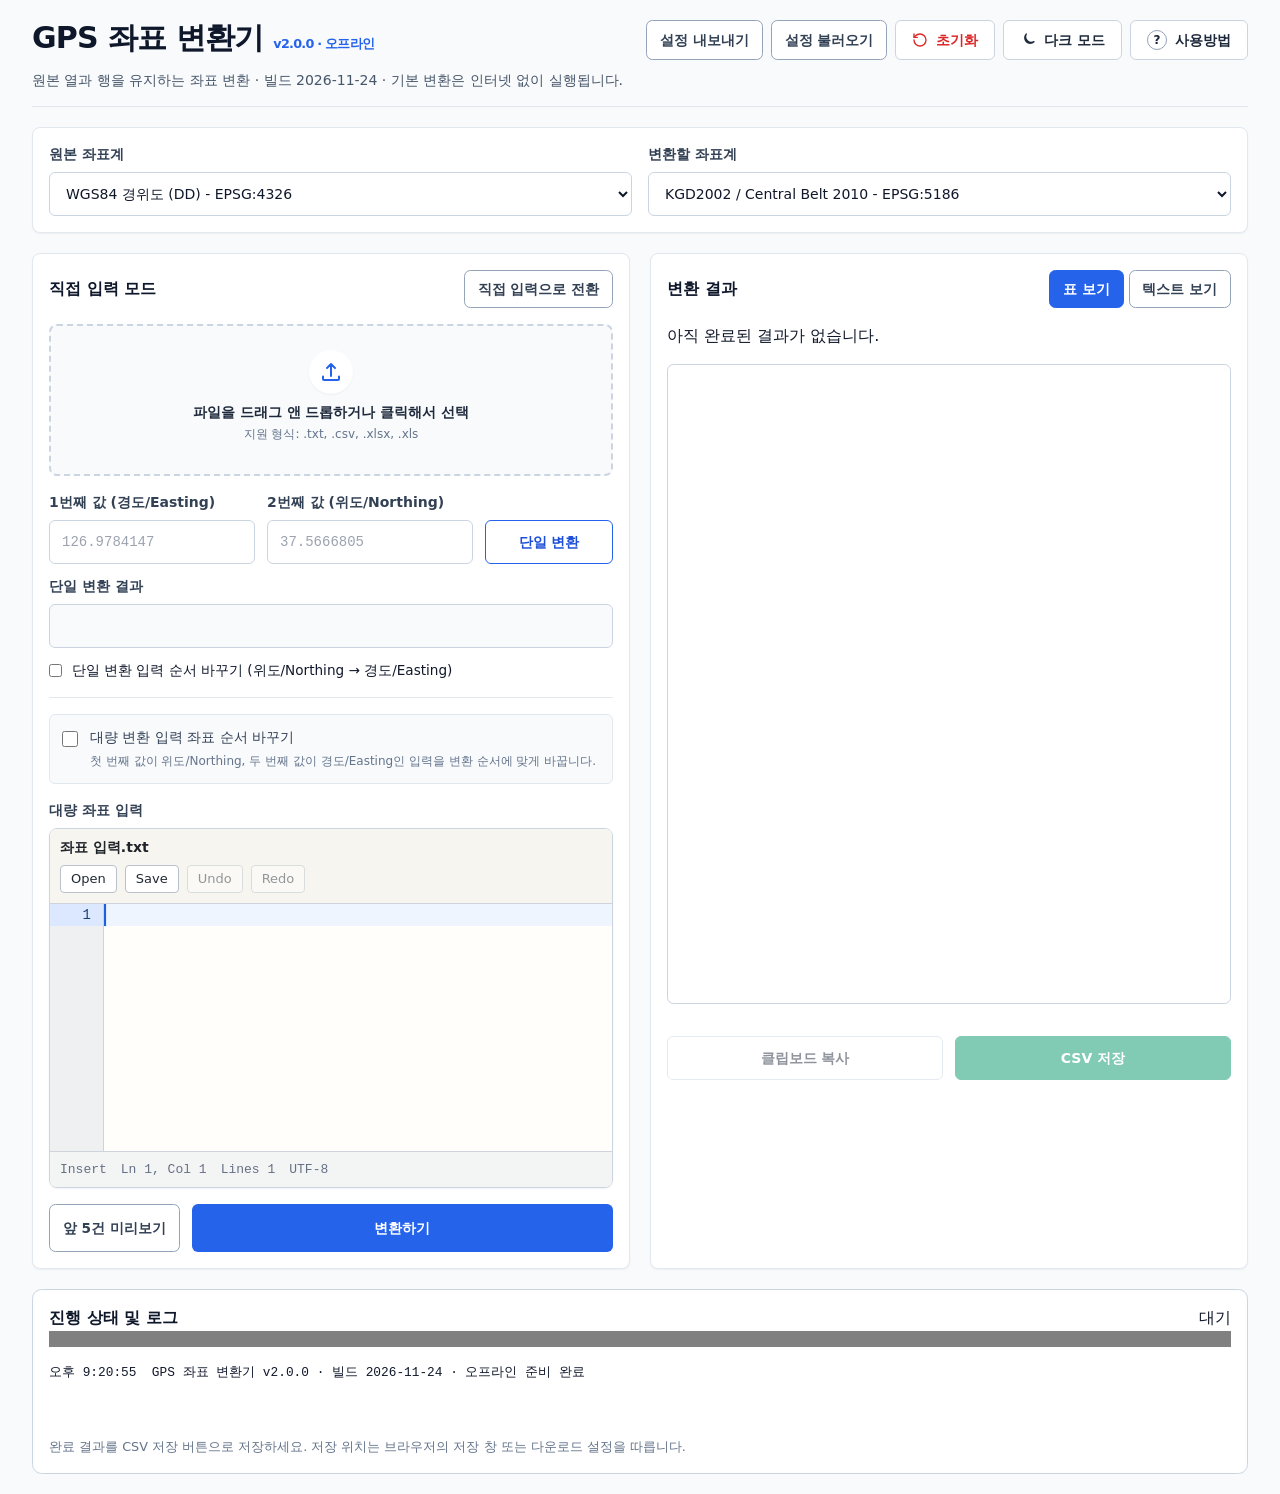
<file: coordinate_converter.html>
<!DOCTYPE html>
<html lang="ko">

<head>
  <meta charset="UTF-8" />
  <meta name="viewport" content="width=device-width, initial-scale=1.0" />
  <title>GPS 좌표 변환기 v2.0.0 · 오프라인</title>
  <link rel="icon" href="coordinate_converter.ico" />
  <link rel="stylesheet" href="assets/app.css" />

  <script>
    // Tailwind CDN 로드 전 darkMode 설정을 미리 선언합니다.
    // CDN 로드 후 아래에서 다시 설정하므로, 이 선언은 FOUC 방지용 테마 적용에만 사용됩니다.
    window.tailwind = window.tailwind || {};
    window.tailwind.config = { darkMode: 'class' };

    (function applyInitialTheme() {
      try {
        const savedTheme = localStorage.getItem('coordinate-theme');
        const prefersDark = window.matchMedia('(prefers-color-scheme: dark)').matches;

        if (savedTheme === 'dark' || (!savedTheme && prefersDark)) {
          document.documentElement.classList.add('dark');
        }
      } catch (error) {
        document.documentElement.classList.remove('dark');
      }
    })();
  </script>

  <!-- Tailwind CSS CDN -->
  <script src="assets/vendor/tailwind.js"></script>
  <script>
    window.tailwind.config = { darkMode: 'class' };
  </script>

  <!-- proj4js CDN: 좌표 변환은 반드시 이 라이브러리로 처리 -->
  <script src="assets/vendor/proj4.js"></script>

  <!-- SheetJS CDN: xlsx, xls 파일 파싱 -->
  <script src="assets/vendor/xlsx.full.min.js"></script>

  <!-- Leaflet CDN: 변환 결과 지도 미리보기 -->
  <link rel="stylesheet" href="assets/vendor/leaflet.css" />
  <script src="assets/vendor/leaflet.js"></script>
</head>

<body class="min-h-screen bg-slate-50 text-slate-900 transition-colors dark:bg-slate-950 dark:text-slate-100">
  <main class="mx-auto flex min-h-screen w-full max-w-7xl flex-col gap-5 px-4 py-5 sm:px-6 lg:px-8">
    <header
      class="flex flex-col gap-3 border-b border-slate-200 pb-4 sm:flex-row sm:items-start sm:justify-between dark:border-slate-800">
      <div class="flex flex-col gap-2">
        <h1 class="text-2xl font-bold tracking-tight sm:text-3xl">GPS 좌표 변환기 <span class="cc-version">v2.0.0 · 오프라인</span></h1>
        <p class="text-sm text-slate-600 dark:text-slate-400">
          원본 열과 행을 유지하는 좌표 변환 · 빌드 2026-11-24 · 기본 변환은 인터넷 없이 실행됩니다.
        </p>
      </div>

      <div class="flex flex-wrap gap-2">
        <button id="exportSettingsBtn" class="cc-button" type="button">설정 내보내기</button>
        <button id="importSettingsBtn" class="cc-button" type="button">설정 불러오기</button>
        <input id="settingsFile" type="file" accept=".json" hidden />
        <button id="resetBtn"
          class="inline-flex h-10 items-center justify-center gap-2 rounded-md border border-slate-300 bg-white px-4 text-sm font-semibold text-red-600 transition hover:bg-red-50 focus:border-red-500 focus:outline-none focus:ring-2 focus:ring-red-100 dark:border-slate-700 dark:bg-slate-900 dark:text-red-400 dark:hover:bg-red-950/30 dark:focus:ring-red-900/50"
          type="button">
          <svg class="h-4 w-4" viewBox="0 0 24 24" fill="none" stroke="currentColor" stroke-width="2" stroke-linecap="round" stroke-linejoin="round">
            <path d="M3 12a9 9 0 1 0 9-9 9.75 9.75 0 0 0-6.74 2.74L3 8"></path>
            <path d="M3 3v5h5"></path>
          </svg>
          초기화
        </button>

        <button id="themeToggleBtn"
          class="inline-flex h-10 items-center justify-center gap-2 rounded-md border border-slate-300 bg-white px-4 text-sm font-semibold text-slate-800 transition hover:bg-slate-100 focus:border-blue-500 focus:outline-none focus:ring-2 focus:ring-blue-100 dark:border-slate-700 dark:bg-slate-900 dark:text-slate-100 dark:hover:bg-slate-800 dark:focus:ring-blue-900/50"
          type="button" aria-pressed="false">
          <svg id="themeIconSun" class="h-4 w-4 hidden dark:block" viewBox="0 0 24 24" fill="none" aria-hidden="true">
            <path
              d="M12 4V2m0 20v-2m8-8h2M2 12h2m14.95-6.95 1.41-1.41M3.64 20.36l1.41-1.41m0-13.9L3.64 3.64m16.72 16.72-1.41-1.41M12 17a5 5 0 1 0 0-10 5 5 0 0 0 0 10Z"
              stroke="currentColor" stroke-width="2" stroke-linecap="round" stroke-linejoin="round" />
          </svg>
          <svg id="themeIconMoon" class="h-4 w-4 dark:hidden" viewBox="0 0 24 24" fill="none" aria-hidden="true">
            <path d="M21 14.5A8.5 8.5 0 0 1 9.5 3 7 7 0 1 0 21 14.5Z" stroke="currentColor" stroke-width="2"
              stroke-linecap="round" stroke-linejoin="round" />
          </svg>
          <span id="themeLabel">다크 모드</span>
        </button>

        <button id="helpBtn"
          class="inline-flex h-10 items-center justify-center gap-2 rounded-md border border-slate-300 bg-white px-4 text-sm font-semibold text-slate-800 transition hover:bg-slate-100 focus:border-blue-500 focus:outline-none focus:ring-2 focus:ring-blue-100 dark:border-slate-700 dark:bg-slate-900 dark:text-slate-100 dark:hover:bg-slate-800 dark:focus:ring-blue-900/50"
          type="button" aria-controls="helpModal" aria-expanded="false" aria-haspopup="dialog">
          <span
            class="flex h-5 w-5 items-center justify-center rounded-full border border-slate-400 text-xs font-bold dark:border-slate-500">?</span>
          사용방법
        </button>
      </div>
    </header>

    <section
      class="grid gap-4 rounded-lg border border-slate-200 bg-white p-4 shadow-sm md:grid-cols-2 dark:border-slate-800 dark:bg-slate-900">
      <label class="flex flex-col gap-2">
        <span class="text-sm font-semibold text-slate-700 dark:text-slate-300">원본 좌표계</span>
        <select id="sourceCrs"
          class="h-11 rounded-md border border-slate-300 bg-white px-3 text-sm outline-none focus:border-blue-500 focus:ring-2 focus:ring-blue-100 dark:border-slate-700 dark:bg-slate-950 dark:text-slate-100 dark:focus:border-blue-400 dark:focus:ring-blue-900/50"></select>
      </label>

      <label class="flex flex-col gap-2">
        <span class="text-sm font-semibold text-slate-700 dark:text-slate-300">변환할 좌표계</span>
        <select id="targetCrs"
          class="h-11 rounded-md border border-slate-300 bg-white px-3 text-sm outline-none focus:border-blue-500 focus:ring-2 focus:ring-blue-100 dark:border-slate-700 dark:bg-slate-950 dark:text-slate-100 dark:focus:border-blue-400 dark:focus:ring-blue-900/50"></select>
      </label>

      <section id="customProjPanel"
        class="hidden gap-3 rounded-lg border border-amber-200 bg-amber-50 p-3 md:col-span-2 dark:border-amber-900/60 dark:bg-amber-950/30">
        <div>
          <h2 class="text-sm font-bold text-slate-800 dark:text-slate-100">사용자 지정 Proj4 직접 입력</h2>
          <p class="mt-1 text-xs leading-5 text-slate-600 dark:text-slate-400">좌표계 목록에서 사용자 지정을 선택한 쪽의 Proj4 정의를 입력합니다.
          </p>
        </div>

        <div class="grid gap-3 md:grid-cols-2">
          <label id="sourceCustomProjField" class="hidden flex-col gap-2">
            <span class="text-sm font-semibold text-slate-700 dark:text-slate-300">원본 Proj4</span>
            <textarea id="sourceCustomProj"
              class="min-h-24 resize-y rounded-md border border-slate-300 bg-white p-3 font-mono text-xs leading-5 outline-none focus:border-blue-500 focus:ring-2 focus:ring-blue-100 dark:border-slate-700 dark:bg-slate-950 dark:text-slate-100 dark:placeholder-slate-500 dark:focus:border-blue-400 dark:focus:ring-blue-900/50"
              placeholder="+proj=tmerc +lat_0=38 +lon_0=127 +k=1 +x_0=200000 +y_0=500000 +ellps=WGS84 +units=m +no_defs"
              spellcheck="false"></textarea>
          </label>

          <label id="targetCustomProjField" class="hidden flex-col gap-2">
            <span class="text-sm font-semibold text-slate-700 dark:text-slate-300">변환할 Proj4</span>
            <textarea id="targetCustomProj"
              class="min-h-24 resize-y rounded-md border border-slate-300 bg-white p-3 font-mono text-xs leading-5 outline-none focus:border-blue-500 focus:ring-2 focus:ring-blue-100 dark:border-slate-700 dark:bg-slate-950 dark:text-slate-100 dark:placeholder-slate-500 dark:focus:border-blue-400 dark:focus:ring-blue-900/50"
              placeholder="+proj=longlat +datum=WGS84 +no_defs" spellcheck="false"></textarea>
          </label>
        </div>
      </section>
    </section>

    <section class="grid flex-1 gap-5 lg:grid-cols-2">
      <section
        class="flex min-h-[620px] flex-col gap-4 rounded-lg border border-slate-200 bg-white p-4 shadow-sm dark:border-slate-800 dark:bg-slate-900">
        <div class="cc-toolbar">
          <strong id="inputModeLabel">직접 입력 모드</strong>
          <button id="directInputBtn" class="cc-button" type="button">직접 입력으로 전환</button>
        </div>
        <div id="dropZone"
          class="flex cursor-pointer flex-col items-center justify-center rounded-lg border-2 border-dashed border-slate-300 bg-slate-50 px-4 py-6 text-center transition hover:border-blue-400 hover:bg-blue-50 dark:border-slate-700 dark:bg-slate-950 dark:hover:border-blue-500 dark:hover:bg-blue-950/30"
          tabindex="0" role="button" aria-label="좌표 파일 업로드">
          <input id="fileInput" class="hidden" type="file" accept=".txt,.csv,.xlsx,.xls" />
          <div
            class="mb-2 flex h-11 w-11 items-center justify-center rounded-full bg-white text-blue-600 shadow-sm dark:bg-slate-900 dark:text-blue-400">
            <svg class="h-6 w-6" viewBox="0 0 24 24" fill="none" aria-hidden="true">
              <path d="M12 16V4m0 0 4 4m-4-4-4 4M4 16.5V19a1 1 0 0 0 1 1h14a1 1 0 0 0 1-1v-2.5" stroke="currentColor"
                stroke-width="2" stroke-linecap="round" stroke-linejoin="round" />
            </svg>
          </div>
          <p class="text-sm font-semibold text-slate-800 dark:text-slate-100">파일을 드래그 앤 드롭하거나 클릭해서 선택</p>
          <p class="mt-1 text-xs text-slate-500 dark:text-slate-400">지원 형식: .txt, .csv, .xlsx, .xls</p>
          <p id="fileName" class="mt-2 text-xs font-medium text-blue-700 dark:text-blue-300"></p>
        </div>

        <div id="mappingPanel"
          class="hidden grid gap-3 rounded-lg border border-blue-100 bg-blue-50 p-3 sm:grid-cols-2 dark:border-blue-900/60 dark:bg-blue-950/30">
          <label class="flex flex-col gap-2">
            <span id="firstColumnLabel" class="text-sm font-semibold text-slate-700 dark:text-slate-300">1번째 좌표 열 (경도/Easting)</span>
            <select id="xColumnSelect"
              class="h-10 rounded-md border border-slate-300 bg-white px-3 text-sm outline-none focus:border-blue-500 focus:ring-2 focus:ring-blue-100 dark:border-slate-700 dark:bg-slate-950 dark:text-slate-100 dark:focus:border-blue-400 dark:focus:ring-blue-900/50"></select>
          </label>

          <label class="flex flex-col gap-2">
            <span id="secondColumnLabel" class="text-sm font-semibold text-slate-700 dark:text-slate-300">2번째 좌표 열 (위도/Northing)</span>
            <select id="yColumnSelect"
              class="h-10 rounded-md border border-slate-300 bg-white px-3 text-sm outline-none focus:border-blue-500 focus:ring-2 focus:ring-blue-100 dark:border-slate-700 dark:bg-slate-950 dark:text-slate-100 dark:focus:border-blue-400 dark:focus:ring-blue-900/50"></select>
          </label>

          <label id="firstRowHeaderField"
            class="flex items-center gap-2 text-sm font-medium text-slate-700 sm:col-span-2 dark:text-slate-300">
            <input id="firstRowHeaderToggle"
              class="h-4 w-4 rounded border-slate-300 text-blue-600 focus:ring-blue-500 dark:border-slate-700 dark:bg-slate-950"
              type="checkbox" />
            첫 행을 헤더로 사용
          </label>
        </div>

        <section class="grid gap-3 border-b border-slate-200 pb-4 dark:border-slate-800">
          <div class="grid gap-3 sm:grid-cols-[minmax(0,1fr)_minmax(0,1fr)_8rem]">
            <label class="flex flex-col gap-2">
            <span id="singleFirstLabel" class="text-sm font-semibold text-slate-700 dark:text-slate-300">단일 1번째 값 (경도/Easting)</span>
              <input id="singleXInput"
                class="h-11 rounded-md border border-slate-300 bg-white px-3 font-mono text-sm outline-none focus:border-blue-500 focus:ring-2 focus:ring-blue-100 dark:border-slate-700 dark:bg-slate-950 dark:text-slate-100 dark:placeholder-slate-500 dark:focus:border-blue-400 dark:focus:ring-blue-900/50"
                type="text" inputmode="decimal" placeholder="126.9784147" />
            </label>

            <label class="flex flex-col gap-2">
              <span id="singleSecondLabel" class="text-sm font-semibold text-slate-700 dark:text-slate-300">단일 2번째 값 (위도/Northing)</span>
              <input id="singleYInput"
                class="h-11 rounded-md border border-slate-300 bg-white px-3 font-mono text-sm outline-none focus:border-blue-500 focus:ring-2 focus:ring-blue-100 dark:border-slate-700 dark:bg-slate-950 dark:text-slate-100 dark:placeholder-slate-500 dark:focus:border-blue-400 dark:focus:ring-blue-900/50"
                type="text" inputmode="decimal" placeholder="37.5666805" />
            </label>

            <button id="singleConvertBtn"
              class="h-11 self-end rounded-md border border-blue-600 bg-white px-4 text-sm font-semibold text-blue-700 transition hover:bg-blue-50 disabled:cursor-not-allowed disabled:border-slate-300 disabled:text-slate-400 dark:border-blue-500 dark:bg-slate-900 dark:text-blue-300 dark:hover:bg-blue-950/40 dark:disabled:border-slate-700 dark:disabled:text-slate-500"
              type="button">
              단일 변환
            </button>
          </div>

          <label class="flex flex-col gap-2">
            <span class="text-sm font-semibold text-slate-700 dark:text-slate-300">단일 변환 결과</span>
            <input id="singleResult"
              class="h-11 rounded-md border border-slate-300 bg-slate-50 px-3 font-mono text-sm outline-none focus:border-blue-500 focus:ring-2 focus:ring-blue-100 dark:border-slate-700 dark:bg-slate-950 dark:text-slate-100 dark:focus:border-blue-400 dark:focus:ring-blue-900/50"
              type="text" readonly />
          </label>
          <label class="cc-check"><input id="singleSwapAxis" type="checkbox" /> 단일 변환 입력 순서 바꾸기 (위도/Northing → 경도/Easting)</label>
        </section>

        <label
          class="flex items-start gap-3 rounded-md border border-slate-200 bg-slate-50 p-3 text-sm text-slate-700 dark:border-slate-800 dark:bg-slate-950 dark:text-slate-300">
          <input id="swapInputAxis"
            class="mt-1 h-4 w-4 rounded border-slate-300 text-blue-600 focus:ring-blue-500 dark:border-slate-700 dark:bg-slate-950"
            type="checkbox" />
          <span>
            대량 변환 입력 좌표 순서 바꾸기
            <span class="mt-1 block text-xs leading-5 text-slate-500 dark:text-slate-400">첫 번째 값이 위도/Northing, 두 번째 값이
              경도/Easting인 입력을 변환 순서에 맞게 바꿉니다.</span>
          </span>
        </label>

        <label class="flex flex-1 flex-col gap-2">
          <span id="inputDataLabel" class="text-sm font-semibold text-slate-700 dark:text-slate-300">대량 좌표 입력</span>
          <pre id="fileDataPreview" class="cc-file-preview" tabindex="0" aria-label="파일 좌표 미리보기 (읽기 전용)" hidden></pre>
          <iframe id="inputText" srcdoc="<!doctype html>
<html lang=&quot;en&quot;>
<head>
  <meta charset=&quot;utf-8&quot;>
  <meta name=&quot;viewport&quot; content=&quot;width=device-width, initial-scale=1&quot;>
  <title>Custom Text Editor Core</title>
  <style>
    :root {
      --page-bg: #ece9e2;
      --panel-bg: #fbfaf7;
      --editor-bg: #fffefa;
      --gutter-bg: #eef0f2;
      --gutter-active: #dbe8ff;
      --line-active: #eef5ff;
      --text: #1e2329;
      --muted: #667085;
      --border: #cfd4dc;
      --accent: #1d62d8;
      --shadow: 0 18px 45px rgba(31, 35, 41, 0.16);
      --editor-font: &quot;Cascadia Code&quot;, Consolas, &quot;Courier New&quot;, monospace;
      --line-height: 22px;
      --char-width: 8px;
      --gutter-width: 56px;
      --content-width: 100%;
      --content-height: 100%;
    }

    * {
      box-sizing: border-box;
    }

    html,
    body {
      width: 100%;
      height: 100%;
      margin: 0;
    }

    body {
      display: grid;
      place-items: center;
      min-height: 100vh;
      background:
        linear-gradient(135deg, rgba(255, 255, 255, 0.62), rgba(255, 255, 255, 0) 44%),
        var(--page-bg);
      color: var(--text);
      font-family: Inter, ui-sans-serif, system-ui, -apple-system, BlinkMacSystemFont, &quot;Segoe UI&quot;, sans-serif;
    }

    .app {
      display: grid;
      grid-template-rows: auto auto minmax(0, 1fr) auto;
      width: min(1180px, calc(100vw - 36px));
      height: min(760px, calc(100vh - 36px));
      overflow: hidden;
      background: var(--panel-bg);
      border: 1px solid var(--border);
      border-radius: 8px;
      box-shadow: var(--shadow);
    }

    .topbar,
    .statusbar {
      display: flex;
      align-items: center;
      justify-content: space-between;
      gap: 16px;
      min-width: 0;
      padding: 10px 14px;
      border-color: var(--border);
      color: var(--muted);
      font-size: 13px;
    }

    .topbar {
      border-bottom: 1px solid var(--border);
      background: #f7f5ef;
    }

    .topbar-left,
    .toolbar {
      display: flex;
      align-items: center;
      gap: 8px;
      min-width: 0;
    }

    .toolbar {
      flex-wrap: wrap;
      justify-content: flex-end;
    }

    .tool-button,
    .find-button {
      height: 28px;
      padding: 0 10px;
      border: 1px solid #b9c1cc;
      border-radius: 4px;
      background: #ffffff;
      color: #1f2933;
      font: inherit;
      line-height: 26px;
      cursor: pointer;
    }

    .tool-button:hover,
    .find-button:hover {
      background: #eef5ff;
      border-color: #8fb4ef;
    }

    .tool-button:active,
    .find-button:active {
      background: #dfeeff;
    }

    .tool-button:disabled,
    .find-button:disabled {
      cursor: default;
      opacity: 0.46;
    }

    .statusbar {
      border-top: 1px solid var(--border);
      background: #f3f4f4;
      font-family: var(--editor-font);
    }

    .file-title {
      min-width: 0;
      overflow: hidden;
      color: var(--text);
      font-size: 14px;
      font-weight: 650;
      text-overflow: ellipsis;
      white-space: nowrap;
    }

    .status-group {
      display: flex;
      align-items: center;
      gap: 14px;
      min-width: 0;
      white-space: nowrap;
    }

    .find-panel {
      display: flex;
      align-items: center;
      min-width: 0;
      max-height: 0;
      overflow: hidden;
      border-bottom: 0 solid var(--border);
      background: #fbfcfe;
      transition: max-height 160ms ease, border-width 160ms ease;
    }

    .find-panel.open {
      max-height: 52px;
      border-bottom-width: 1px;
    }

    .find-row {
      display: flex;
      align-items: center;
      gap: 8px;
      width: 100%;
      min-width: 0;
      padding: 8px 14px;
    }

    .find-input {
      width: min(260px, 28vw);
      min-width: 130px;
      height: 30px;
      padding: 0 8px;
      border: 1px solid #b9c1cc;
      border-radius: 4px;
      outline: none;
      background: #ffffff;
      color: var(--text);
      font: inherit;
    }

    .find-input:focus {
      border-color: var(--accent);
      box-shadow: 0 0 0 2px rgba(29, 98, 216, 0.14);
    }

    .find-count {
      min-width: 54px;
      color: var(--muted);
      font-family: var(--editor-font);
      font-size: 12px;
      text-align: right;
    }

    .replace-control {
      display: none;
    }

    .find-panel.replace-mode .find-input.replace-control {
      display: block;
    }

    .find-panel.replace-mode .find-button.replace-control {
      display: inline-flex;
      align-items: center;
    }

    #editor {
      --gutter-width: 56px;
      --content-width: 100%;
      --content-height: 100%;
      position: relative;
      min-width: 0;
      min-height: 0;
      background: var(--editor-bg);
      font-family: var(--editor-font);
      font-size: 14px;
      line-height: var(--line-height);
    }

    #editor.drag-over {
      outline: 2px solid rgba(29, 98, 216, 0.55);
      outline-offset: -2px;
    }

    #editor-viewport {
      position: absolute;
      inset: 0;
      display: grid;
      grid-template-columns: var(--gutter-width) auto;
      align-content: start;
      overflow: auto;
      background: var(--editor-bg);
      outline: none;
      scrollbar-color: #9ba3af #eef0f2;
      scrollbar-width: thin;
    }

    #line-numbers {
      position: sticky;
      left: 0;
      z-index: 8;
      width: var(--gutter-width);
      min-height: var(--content-height);
      overflow: hidden;
      border-right: 1px solid var(--border);
      background: var(--gutter-bg);
      color: #78808b;
      user-select: none;
    }

    .line-number {
      height: var(--line-height);
      padding: 0 12px 0 6px;
      font-variant-numeric: tabular-nums;
      line-height: var(--line-height);
      text-align: right;
      white-space: nowrap;
    }

    .line-number.active {
      background: var(--gutter-active);
      color: #1f3f77;
    }

    #normal-selection-layer {
      position: absolute;
      top: 0;
      left: 0;
      z-index: 5;
      width: 100%;
      height: 100%;
      pointer-events: none;
    }

    .selection-box {
      position: absolute;
      background: rgba(0, 120, 215, 0.3);
      height: var(--line-height);
    }

    #content-wrap {
      position: relative;
      z-index: 1;
      min-width: var(--content-width);
      min-height: var(--content-height);
      background: var(--editor-bg);
    }

    #editor-content {
      position: absolute;
      top: 0;
      left: 0;
      z-index: 1;
      min-width: var(--content-width);
      min-height: var(--content-height);
      overflow: hidden;
      color: var(--text);
      contain: layout paint style;
      pointer-events: none;
      tab-size: 4;
      white-space: pre;
    }

    #column-selection-box {
      position: absolute;
      top: 0;
      left: 0;
      z-index: 6;
      display: none;
      width: 0;
      height: 0;
      background: rgba(0, 120, 215, 0.3);
      pointer-events: none;
    }

    .line {
      width: 100%;
      height: var(--line-height);
      padding: 0 0 0 0;
      overflow: visible;
      line-height: var(--line-height);
      white-space: pre;
    }

    .line.active {
      background: var(--line-active);
    }

    .search-highlight {
      background: yellow;
    }

    #cursor {
      position: absolute;
      top: 0;
      left: 0;
      z-index: 12;
      width: 2px;
      height: var(--line-height);
      background: var(--accent);
      box-shadow: 0 0 0 1px rgba(29, 98, 216, 0.08);
      pointer-events: none;
      transform: translate(0, 0);
      will-change: transform, opacity;
    }

    #cursor.blink {
      animation: cursor-blink 1.05s steps(2, start) infinite;
    }

    @keyframes cursor-blink {
      0%,
      45% {
        opacity: 1;
      }

      46%,
      100% {
        opacity: 0;
      }
    }

    #hidden-input {
      position: absolute;
      inset: 0 auto auto 0;
      z-index: 10;
      width: var(--content-width);
      height: var(--content-height);
      margin: 0;
      padding: 0;
      overflow: hidden;
      border: 0;
      outline: 0;
      resize: none;
      background: transparent;
      color: transparent;
      caret-color: transparent;
      font: inherit;
      line-height: var(--line-height);
      opacity: 0;
      tab-size: 4;
      user-select: none;
      white-space: pre;
    }

    #hidden-input::selection {
      background: transparent;
      color: transparent;
    }

    .metric-probe {
      position: absolute;
      visibility: hidden;
      white-space: pre;
      pointer-events: none;
    }

    @media (max-width: 720px) {
      .app {
        width: 100vw;
        height: 100vh;
        border-width: 0;
        border-radius: 0;
      }

      .topbar,
      .statusbar {
        padding-inline: 10px;
      }

      .topbar {
        align-items: flex-start;
        flex-direction: column;
        gap: 8px;
      }

      .toolbar {
        justify-content: flex-start;
      }

      .find-panel.open {
        max-height: 112px;
      }

      .find-row {
        flex-wrap: wrap;
        padding-inline: 10px;
      }

      .find-input {
        width: calc(50vw - 18px);
        min-width: 120px;
      }

      .status-group.metrics {
        display: none;
      }
    }
    /* 한글/중국어 등 조합 중일 때 임시로 보여주는 스타일 */
    #hidden-input.composing {
      opacity: 1 !important;
      color: var(--text) !important;
      caret-color: var(--accent) !important;
      background: var(--line-active) !important; /* 현재 줄의 배경색과 동일하게 */
      width: auto !important;
      min-width: 100px; /* 입력창이 너무 작아지는 것 방지 */
      height: var(--line-height) !important;
      padding: 0 !important;
      border: none !important;
      z-index: 20 !important;
    }


    html.dark {
      --page-bg: #020617;
      --panel-bg: #0f172a;
      --editor-bg: #020617;
      --gutter-bg: #1e293b;
      --gutter-active: #334155;
      --line-active: #1e293b;
      --text: #f1f5f9;
      --muted: #94a3b8;
      --border: #334155;
      --accent: #3b82f6;
      --shadow: 0 18px 45px rgba(0, 0, 0, 0.4);
    }
    html.dark .topbar, html.dark .statusbar, html.dark .find-panel { background: #0f172a; }
    html.dark .tool-button, html.dark .find-button { background: #1e293b; color: #f1f5f9; border-color: #334155; }
    html.dark .tool-button:hover, html.dark .find-button:hover { background: #334155; border-color: #475569; }
    html.dark .tool-button:active, html.dark .find-button:active { background: #475569; }
    html.dark .find-input, html.dark .replace-input { background: #1e293b; color: #f1f5f9; border-color: #334155; }
    html.dark #line-numbers { color: #64748b; }
    html.dark .line-number.active { color: #38bdf8; }
  </style>
</head>
<body>
  <main class=&quot;app&quot;>
    <header class=&quot;topbar&quot;>
      <div class=&quot;topbar-left&quot;>
        <div class=&quot;file-title&quot; id=&quot;file-title&quot;>custom-editor-core.html</div>
      </div>
      <div class=&quot;toolbar&quot; aria-label=&quot;Editor toolbar&quot;>
        <button class=&quot;tool-button&quot; id=&quot;open-file-btn&quot; type=&quot;button&quot;>Open</button>
        <button class=&quot;tool-button&quot; id=&quot;save-file-btn&quot; type=&quot;button&quot;>Save</button>
        <button class=&quot;tool-button&quot; id=&quot;undo-btn&quot; type=&quot;button&quot;>Undo</button>
        <button class=&quot;tool-button&quot; id=&quot;redo-btn&quot; type=&quot;button&quot;>Redo</button>
        <input id=&quot;file-input&quot; type=&quot;file&quot; accept=&quot;.txt,.js,.html,.csv,.log,.py&quot; hidden>
      </div>
    </header>

    <div class=&quot;find-panel&quot; id=&quot;find-panel&quot; aria-hidden=&quot;true&quot;>
      <div class=&quot;find-row&quot;>
        <input class=&quot;find-input&quot; id=&quot;find-input&quot; type=&quot;text&quot; placeholder=&quot;Find&quot; autocomplete=&quot;off&quot; spellcheck=&quot;false&quot;>
        <input class=&quot;find-input replace-control&quot; id=&quot;replace-input&quot; type=&quot;text&quot; placeholder=&quot;Replace&quot; autocomplete=&quot;off&quot; spellcheck=&quot;false&quot;>
        <button class=&quot;find-button&quot; id=&quot;find-next-btn&quot; type=&quot;button&quot;>Next</button>
        <button class=&quot;find-button replace-control&quot; id=&quot;replace-btn&quot; type=&quot;button&quot;>Replace</button>
        <button class=&quot;find-button replace-control&quot; id=&quot;replace-all-btn&quot; type=&quot;button&quot;>All</button>
        <span class=&quot;find-count&quot; id=&quot;find-count&quot;>0/0</span>
        <button class=&quot;find-button&quot; id=&quot;find-close-btn&quot; type=&quot;button&quot; aria-label=&quot;Close find panel&quot;>&amp;times;</button>
      </div>
    </div>

    <section id=&quot;editor&quot; aria-label=&quot;Custom text editor&quot;>
      <div id=&quot;editor-viewport&quot;>
        <div id=&quot;line-numbers&quot; aria-hidden=&quot;true&quot;></div>
        <div id=&quot;content-wrap&quot;>
          <div id=&quot;normal-selection-layer&quot; aria-hidden=&quot;true&quot;></div>
          <div id=&quot;editor-content&quot; aria-hidden=&quot;true&quot;></div>
          <div id=&quot;column-selection-box&quot; aria-hidden=&quot;true&quot;></div>
          <div id=&quot;cursor&quot; class=&quot;blink&quot; aria-hidden=&quot;true&quot;></div>
          <textarea id=&quot;hidden-input&quot; spellcheck=&quot;false&quot; autocomplete=&quot;off&quot; autocapitalize=&quot;off&quot; autocorrect=&quot;off&quot; aria-label=&quot;Editor input&quot;></textarea>
        </div>
      </div>
    </section>

    <footer class=&quot;statusbar&quot;>
      <div class=&quot;status-group&quot;>
        <span id=&quot;status-mode&quot;>Insert</span>
        <span id=&quot;status-position&quot;>Ln 1, Col 1</span>
        <span id=&quot;status-lines&quot;>Lines 0</span>
        <span id=&quot;status-encoding&quot;>UTF-8</span>
      </div>
      <div class=&quot;status-group metrics&quot;>
        <span id=&quot;status-char-width&quot;>Char 0px</span>
        <span id=&quot;status-line-height&quot;>Line 0px</span>
      </div>
    </footer>
  </main>

  <script>
    let lines = [
      &quot;Ultra-style custom editor core&quot;,
      &quot;&quot;,
      &quot;Visible text is rendered as div.line elements.&quot;,
      &quot;The transparent textarea only collects input events.&quot;,
      &quot;Cursor pixels are driven by curRow, curCol, charWidth, and lineHeight.&quot;,
      &quot;&quot;,
      &quot;Column mode can be added on this foundation.&quot;
    ];

    let curRow = 0;
    let curCol = 0;
    let desiredCol = null;
    let charWidth = 8;
    let lineHeight = 22;
    let isComposing = false;
    let isColumnSelecting = false;
    let isNormalSelecting = false;
    let normSelStartRow = null;
    let normSelStartCol = null;
    let normSelEndRow = null;
    let normSelEndCol = null;
    let colSelStartRow = null;
    let colSelStartCol = null;
    let colSelEndRow = null;
    let colSelEndCol = null;
    let columnSelectMoved = false;
    let columnSelectStartClientX = 0;
    let columnSelectStartClientY = 0;
    let undoStack = [];
    let redoStack = [];
    let currentFileName = &quot;custom-editor-core.html&quot;;
    let searchQuery = &quot;&quot;;
    let searchMatches = [];
    let activeSearchIndex = -1;
    let isReplaceMode = false;
    let lastRenderedStartRow = -1;
    let lastRenderedEndRow = -1;
    let fileLineEnding = &quot;\n&quot;;
    let searchDirty = true;
    let textProbe = null;
    let preEditSnapshot = null;

    const TAB_TEXT = &quot;    &quot;;
    const TEXT_ENCODING = &quot;UTF-8&quot;;
    const MAX_HISTORY = 200;
    const COLUMN_SELECT_DRAG_THRESHOLD = 3;

    function getTextWidth(text) {
      if (!textProbe) {
        textProbe = document.createElement(&quot;span&quot;);
        textProbe.className = &quot;metric-probe&quot;;
        document.getElementById(&quot;content-wrap&quot;).appendChild(textProbe);
      }
      if (text.length === 0) return 0;
      textProbe.textContent = text;
      return textProbe.getBoundingClientRect().width;
    }

    const editor = document.getElementById(&quot;editor&quot;);
    const viewport = document.getElementById(&quot;editor-viewport&quot;);
    const lineNumbers = document.getElementById(&quot;line-numbers&quot;);
    const contentWrap = document.getElementById(&quot;content-wrap&quot;);
    const editorContent = document.getElementById(&quot;editor-content&quot;);
    const columnSelectionBox = document.getElementById(&quot;column-selection-box&quot;);
    const cursor = document.getElementById(&quot;cursor&quot;);
    const hiddenInput = document.getElementById(&quot;hidden-input&quot;);
    const fileTitle = document.getElementById(&quot;file-title&quot;);
    const openFileBtn = document.getElementById(&quot;open-file-btn&quot;);
    const saveFileBtn = document.getElementById(&quot;save-file-btn&quot;);
    const undoBtn = document.getElementById(&quot;undo-btn&quot;);
    const redoBtn = document.getElementById(&quot;redo-btn&quot;);
    const fileInput = document.getElementById(&quot;file-input&quot;);
    const findPanel = document.getElementById(&quot;find-panel&quot;);
    const findInput = document.getElementById(&quot;find-input&quot;);
    const replaceInput = document.getElementById(&quot;replace-input&quot;);
    const findNextBtn = document.getElementById(&quot;find-next-btn&quot;);
    const replaceBtn = document.getElementById(&quot;replace-btn&quot;);
    const replaceAllBtn = document.getElementById(&quot;replace-all-btn&quot;);
    const findCloseBtn = document.getElementById(&quot;find-close-btn&quot;);
    const findCount = document.getElementById(&quot;find-count&quot;);
    const statusLines = document.getElementById(&quot;status-lines&quot;);
    const statusPosition = document.getElementById(&quot;status-position&quot;);
    const statusEncoding = document.getElementById(&quot;status-encoding&quot;);
    const statusCharWidth = document.getElementById(&quot;status-char-width&quot;);
    const statusLineHeight = document.getElementById(&quot;status-line-height&quot;);

    function measureMetrics() {
      const probe = document.createElement(&quot;span&quot;);
      probe.className = &quot;metric-probe&quot;;
      probe.textContent = &quot;0&quot;.repeat(100);
      contentWrap.appendChild(probe);

      const rect = probe.getBoundingClientRect();
      const computed = getComputedStyle(editorContent);
      const measuredCharWidth = rect.width / 100;
      const measuredLineHeight = parseFloat(computed.lineHeight);

      probe.remove();

      if (Number.isFinite(measuredCharWidth) &amp;&amp; measuredCharWidth > 0) {
        charWidth = measuredCharWidth;
      }

      if (Number.isFinite(measuredLineHeight) &amp;&amp; measuredLineHeight > 0) {
        lineHeight = measuredLineHeight;
      }

      editor.style.setProperty(&quot;--char-width&quot;, charWidth + &quot;px&quot;);
      editor.style.setProperty(&quot;--line-height&quot;, lineHeight + &quot;px&quot;);
    }

    function normalizeInputText(text) {
      return text.replace(/\r\n?/g, &quot;\n&quot;).replace(/\t/g, TAB_TEXT);
    }

    function clampCursor() {
      if (lines.length === 0) {
        lines = [&quot;&quot;];
      }

      curRow = Math.max(0, Math.min(curRow, lines.length - 1));
      curCol = Math.max(0, Math.min(curCol, lines[curRow].length));
    }

    function resetVerticalIntent() {
      desiredCol = null;
    }

    function render() {
      clampCursor();
      if (searchDirty) syncSearchMatches(activeSearchIndex);
      updateVirtualSize();
      renderLines();
      updateCursor();
      renderColumnSelectionBox();
      renderNormalSelection();
      updateStatus();
      keepCursorInView();
      resetHiddenInput();
    }

    function renderLines() {
      const viewportHeight = viewport.clientHeight || 800;
      const visibleRows = Math.ceil(viewportHeight / lineHeight);
      const startRow = Math.max(0, Math.floor(viewport.scrollTop / lineHeight) - 2);
      const endRow = Math.min(lines.length - 1, startRow + visibleRows + 4);

      if (startRow === lastRenderedStartRow &amp;&amp; endRow === lastRenderedEndRow &amp;&amp; !searchDirty) {
        for (let i = 0; i < editorContent.children.length; i++) {
          const row = startRow + i;
          if (row >= lines.length) break;
          const isActive = row === curRow;
          editorContent.children[i].classList.toggle(&quot;active&quot;, isActive);
          lineNumbers.children[i].classList.toggle(&quot;active&quot;, isActive);
        }
        return;
      }

      const textFragment = document.createDocumentFragment();
      const numberFragment = document.createDocumentFragment();

      for (let row = startRow; row <= endRow; row++) {
        if (row >= lines.length) break;
        const line = document.createElement(&quot;div&quot;);
        line.className = &quot;line&quot;;
        if (row === curRow) line.classList.add(&quot;active&quot;);
        renderLineText(line, lines[row]);
        textFragment.appendChild(line);

        const number = document.createElement(&quot;div&quot;);
        number.className = &quot;line-number&quot;;
        if (row === curRow) number.classList.add(&quot;active&quot;);
        number.textContent = String(row + 1);
        numberFragment.appendChild(number);
      }

      editorContent.replaceChildren(textFragment);
      lineNumbers.replaceChildren(numberFragment);
      
      editorContent.style.paddingTop = (startRow * lineHeight) + &quot;px&quot;;
      lineNumbers.style.paddingTop = (startRow * lineHeight) + &quot;px&quot;;

      lastRenderedStartRow = startRow;
      lastRenderedEndRow = endRow;
      searchDirty = false;
    }
    function renderLineText(lineElement, text) {
      if (!searchQuery) {
        lineElement.textContent = text;
        return;
      }

      let offset = 0;
      let matchCol = text.indexOf(searchQuery, offset);

      if (matchCol === -1) {
        lineElement.textContent = text;
        return;
      }

      while (matchCol !== -1) {
        if (matchCol > offset) {
          lineElement.appendChild(document.createTextNode(text.slice(offset, matchCol)));
        }

        const highlight = document.createElement(&quot;span&quot;);
        highlight.className = &quot;search-highlight&quot;;
        highlight.style.background = &quot;yellow&quot;;
        highlight.textContent = text.slice(matchCol, matchCol + searchQuery.length);
        lineElement.appendChild(highlight);

        offset = matchCol + searchQuery.length;
        matchCol = text.indexOf(searchQuery, offset);
      }

      if (offset < text.length) {
        lineElement.appendChild(document.createTextNode(text.slice(offset)));
      }
    }

    function updateVirtualSize() {
      const maxLineLength = lines.reduce((max, line) => Math.max(max, line.length), curCol);
      const gutterDigits = Math.max(2, String(lines.length).length);
      const gutterWidth = Math.max(54, Math.ceil(gutterDigits * charWidth + 28));
      const visibleContentWidth = Math.max(0, viewport.clientWidth - gutterWidth);
      const contentWidth = Math.max(visibleContentWidth, Math.ceil((maxLineLength + 4) * charWidth));
      const contentHeight = Math.max(viewport.clientHeight, Math.ceil(lines.length * lineHeight));

      editor.style.setProperty(&quot;--gutter-width&quot;, gutterWidth + &quot;px&quot;);
      editor.style.setProperty(&quot;--content-width&quot;, contentWidth + &quot;px&quot;);
      editor.style.setProperty(&quot;--content-height&quot;, contentHeight + &quot;px&quot;);
      lineNumbers.style.minHeight = contentHeight + &quot;px&quot;;
      contentWrap.style.minWidth = contentWidth + &quot;px&quot;;
      contentWrap.style.minHeight = contentHeight + &quot;px&quot;;
      hiddenInput.style.width = contentWidth + &quot;px&quot;;
      hiddenInput.style.height = contentHeight + &quot;px&quot;;
    }

    function updateCursor() {
      const line = lines[curRow] || &quot;&quot;;
      const x = Math.round(getTextWidth(line.slice(0, curCol)));
      const y = Math.round(curRow * lineHeight);
      cursor.style.transform = &quot;translate(&quot; + x + &quot;px, &quot; + y + &quot;px)&quot;;

      cursor.classList.remove(&quot;blink&quot;);
      void cursor.offsetWidth;
      cursor.classList.add(&quot;blink&quot;);
    }

    function updateStatus() {
      statusLines.textContent = &quot;Lines &quot; + lines.length;
      statusPosition.textContent = &quot;Ln &quot; + (curRow + 1) + &quot;, Col &quot; + (curCol + 1);
      statusEncoding.textContent = TEXT_ENCODING;
      statusCharWidth.textContent = &quot;Char &quot; + charWidth.toFixed(2) + &quot;px&quot;;
      statusLineHeight.textContent = &quot;Line &quot; + lineHeight.toFixed(2) + &quot;px&quot;;
      updateUndoRedoControls();
      updateFindCount();
    }

    function keepCursorInView() {
      const gutterWidth = parseFloat(getComputedStyle(editor).getPropertyValue(&quot;--gutter-width&quot;)) || 0;
      const line = lines[curRow] || &quot;&quot;;
      const cursorX = gutterWidth + getTextWidth(line.slice(0, curCol));
      const cursorY = curRow * lineHeight;
      const rightPadding = charWidth * 2;
      const bottomPadding = lineHeight;

      if (cursorX < viewport.scrollLeft + gutterWidth) {
        viewport.scrollLeft = Math.max(0, cursorX - gutterWidth);
      } else if (cursorX + rightPadding > viewport.scrollLeft + viewport.clientWidth) {
        viewport.scrollLeft = cursorX + rightPadding - viewport.clientWidth;
      }

      if (cursorY < viewport.scrollTop) {
        viewport.scrollTop = cursorY;
      } else if (cursorY + bottomPadding > viewport.scrollTop + viewport.clientHeight) {
        viewport.scrollTop = cursorY + bottomPadding - viewport.clientHeight;
      }
    }

    function resetHiddenInput() {
      hiddenInput.value = &quot;&quot;;
      try {
        hiddenInput.setSelectionRange(0, 0);
      } catch (_) {
        // Some virtual keyboards reject selection changes while composing.
      }
    }

    function beginEdit() {
      preEditSnapshot = { lines: lines.slice(), curRow, curCol };
    }

    function commitEdit() {
      if (!preEditSnapshot) return;
      
      let startRow = 0;
      const oldLines = preEditSnapshot.lines;
      const newLines = lines;
      
      while (startRow < newLines.length &amp;&amp; startRow < oldLines.length &amp;&amp; newLines[startRow] === oldLines[startRow]) {
          startRow++;
      }
      
      if (startRow === newLines.length &amp;&amp; startRow === oldLines.length) {
          preEditSnapshot = null;
          return;
      }
      
      let endRowNew = newLines.length - 1;
      let endRowOld = oldLines.length - 1;
      
      while (endRowNew >= startRow &amp;&amp; endRowOld >= startRow &amp;&amp; newLines[endRowNew] === oldLines[endRowOld]) {
          endRowNew--;
          endRowOld--;
      }
      
      const deletedLines = oldLines.slice(startRow, endRowOld + 1);
      const addedLines = newLines.slice(startRow, endRowNew + 1);
      
      undoStack.push({
          startRow,
          deletedLines,
          addedLines,
          beforeCursor: { row: preEditSnapshot.curRow, col: preEditSnapshot.curCol },
          afterCursor: { row: curRow, col: curCol }
      });
      
      if (undoStack.length > MAX_HISTORY) undoStack.shift();
      redoStack = [];
      preEditSnapshot = null;
      searchDirty = true;
      updateUndoRedoControls();
    }

    function performUndo() {
      if (undoStack.length === 0) return;
      const delta = undoStack.pop();
      
      lines = lines.slice(0, delta.startRow).concat(delta.deletedLines, lines.slice(delta.startRow + delta.addedLines.length));
      curRow = delta.beforeCursor.row;
      curCol = delta.beforeCursor.col;
      
      redoStack.push(delta);
      searchDirty = true;
      updateUndoRedoControls();
      render();
    }

    function performRedo() {
      if (redoStack.length === 0) return;
      const delta = redoStack.pop();
      
      lines = lines.slice(0, delta.startRow).concat(delta.addedLines, lines.slice(delta.startRow + delta.deletedLines.length));
      curRow = delta.afterCursor.row;
      curCol = delta.afterCursor.col;
      
      undoStack.push(delta);
      searchDirty = true;
      updateUndoRedoControls();
      render();
    }

    function updateUndoRedoControls() {
      undoBtn.disabled = undoStack.length === 0;
      redoBtn.disabled = redoStack.length === 0;
    }

    function syncSearchMatches(preferredIndex = activeSearchIndex) {
      searchQuery = findInput.value;
      searchMatches = [];

      if (searchQuery.length > 0) {
        for (let row = 0; row < lines.length; row += 1) {
          let col = lines[row].indexOf(searchQuery);

          while (col !== -1) {
            searchMatches.push({ row, col });
            col = lines[row].indexOf(searchQuery, col + searchQuery.length);
          }
        }
      }

      if (searchMatches.length === 0) {
        activeSearchIndex = -1;
      } else if (preferredIndex < 0) {
        activeSearchIndex = -1;
      } else {
        activeSearchIndex = Math.max(0, Math.min(preferredIndex, searchMatches.length - 1));
      }

      updateFindCount();
    }

    function updateSearchMatches(preferredIndex = -1) {
      searchDirty = true;
      syncSearchMatches(preferredIndex);
      render();
    }

    function updateFindCount() {
      if (!searchQuery || searchMatches.length === 0) {
        findCount.textContent = &quot;0/0&quot;;
        return;
      }

      findCount.textContent = (activeSearchIndex < 0 ? 0 : activeSearchIndex + 1) + &quot;/&quot; + searchMatches.length;
    }

    function openFindPanel(replaceMode = false) {
      isReplaceMode = replaceMode;
      findPanel.classList.add(&quot;open&quot;);
      findPanel.classList.toggle(&quot;replace-mode&quot;, isReplaceMode);
      findPanel.setAttribute(&quot;aria-hidden&quot;, &quot;false&quot;);
      syncSearchMatches(activeSearchIndex);
      render();
      findInput.focus();
      findInput.select();
    }

    function closeFindPanel() {
      isReplaceMode = false;
      findPanel.classList.remove(&quot;open&quot;, &quot;replace-mode&quot;);
      findPanel.setAttribute(&quot;aria-hidden&quot;, &quot;true&quot;);
      findInput.value = &quot;&quot;;
      replaceInput.value = &quot;&quot;;
      searchQuery = &quot;&quot;;
      searchMatches = [];
      activeSearchIndex = -1;
      updateFindCount();
      render();
      focusInput();
    }

    function goToSearchMatch(index) {
      if (searchMatches.length === 0) {
        updateFindCount();
        return;
      }

      activeSearchIndex = (index + searchMatches.length) % searchMatches.length;
      const match = searchMatches[activeSearchIndex];
      resetVerticalIntent();
      resetColumnSelection();
      curRow = match.row;
      curCol = match.col;
      render();
    }

    function findNextMatch() {
      syncSearchMatches(activeSearchIndex);

      if (searchMatches.length === 0) {
        render();
        return;
      }

      goToSearchMatch(activeSearchIndex + 1);
    }

    function replaceCurrentMatch() {
      if (searchDirty) syncSearchMatches(activeSearchIndex);

      if (!searchQuery || searchMatches.length === 0) {
        render();
        return;
      }

      const matchIndex = activeSearchIndex < 0 ? 0 : activeSearchIndex;
      const match = searchMatches[matchIndex];
      const replacement = replaceInput.value;
      const line = lines[match.row];

      beginEdit();
      lines[match.row] = line.slice(0, match.col) + replacement + line.slice(match.col + searchQuery.length);
      resetVerticalIntent();
      resetColumnSelection();
      curRow = match.row;
      curCol = match.col + replacement.length;
      commitEdit();
      
      syncSearchMatches(matchIndex);
      render();
    }

    function replaceAllMatches() {
      if (searchDirty) syncSearchMatches(0);

      if (!searchQuery || searchMatches.length === 0) {
        render();
        return;
      }

      const firstMatch = searchMatches[0];
      const replacement = replaceInput.value;

      beginEdit();

      for (let row = 0; row < lines.length; row += 1) {
        lines[row] = lines[row].split(searchQuery).join(replacement);
      }

      resetVerticalIntent();
      resetColumnSelection();
      curRow = firstMatch.row;
      curCol = firstMatch.col + replacement.length;
      commitEdit();
      
      syncSearchMatches(0);
      render();
    }

    function loadTextDocument(text, fileName = &quot;untitled.txt&quot;) {
      fileLineEnding = text.includes(&quot;\r\n&quot;) ? &quot;\r\n&quot; : &quot;\n&quot;;
      lines = text.replace(/\r\n?/g, &quot;\n&quot;).split(&quot;\n&quot;);

      if (lines.length === 0) {
        lines = [&quot;&quot;];
      }

      currentFileName = fileName;
      fileTitle.textContent = currentFileName;
      curRow = 0;
      curCol = 0;
      lastRenderedStartRow = -1;
      resetVerticalIntent();
      resetColumnSelection();
      searchQuery = &quot;&quot;;
      searchMatches = [];
      activeSearchIndex = -1;
      searchDirty = true;
      undoStack = [];
      redoStack = [];
      updateUndoRedoControls();
      render();
    }

    function openTextFile(file) {
      if (!file) {
        return;
      }

      const reader = new FileReader();

      reader.addEventListener(&quot;load&quot;, () => {
        loadTextDocument(String(reader.result || &quot;&quot;), file.name || &quot;untitled.txt&quot;);
      });

      reader.readAsText(file, TEXT_ENCODING.toLowerCase());
    }

function saveTextFile() {
  const blob = new Blob([lines.join(&quot;\n&quot;)], { type: &quot;text/plain;charset=utf-8&quot; });
  const url = URL.createObjectURL(blob);
  const link = document.createElement(&quot;a&quot;);

  const baseName = (currentFileName || &quot;untitled&quot;).replace(/\.[^/.]+$/, &quot;&quot;);

  link.href = url;
  link.download = baseName + &quot;.txt&quot;;

  document.body.appendChild(link);
  link.click();
  link.remove();
  URL.revokeObjectURL(url);
  focusInput();
}

    function handleEditorShortcut(event) {
      const usesShortcut = event.ctrlKey || event.metaKey;

      if (!usesShortcut) {
        return false;
      }

      const key = event.key.toLowerCase();

      if (key === &quot;z&quot;) {
        event.preventDefault();

        if (event.shiftKey) {
          performRedo();
        } else {
          performUndo();
        }

        return true;
      }

      if (key === &quot;y&quot;) {
        event.preventDefault();
        performRedo();
        return true;
      }

      if (key === &quot;f&quot;) {
        event.preventDefault();
        openFindPanel(false);
        return true;
      }

      if (key === &quot;h&quot;) {
        event.preventDefault();
        openFindPanel(true);
        return true;
      }

      if (key === &quot;s&quot;) {
        event.preventDefault();
        saveTextFile();
        return true;
      }

      return false;
    }

    function insertText(text) {
      const normalized = normalizeInputText(text);
      if (normalized.length === 0) return;

      beginEdit();

      const parts = normalized.split(&quot;\n&quot;);
      const current = lines[curRow];
      const before = current.slice(0, curCol);
      const after = current.slice(curCol);

      resetVerticalIntent();

      if (parts.length === 1) {
        lines[curRow] = before + parts[0] + after;
        curCol += parts[0].length;
      } else {
        const first = before + parts[0];
        const last = parts[parts.length - 1] + after;
        const middle = parts.slice(1, -1);
        
        lines = lines.slice(0, curRow).concat([first], middle, [last], lines.slice(curRow + 1));
        
        curRow += parts.length - 1;
        curCol = parts[parts.length - 1].length;
      }

      commitEdit();
      render();
    }

    function insertLineBreak() {
      const current = lines[curRow];
      const before = current.slice(0, curCol);
      const after = current.slice(curCol);

      beginEdit();
      resetVerticalIntent();
      
      lines = lines.slice(0, curRow).concat([before, after], lines.slice(curRow + 1));
      
      curRow += 1;
      curCol = 0;
      commitEdit();
      render();
    }

    function deleteBackward() {
      if (curCol === 0 &amp;&amp; curRow === 0) return;

      beginEdit();
      resetVerticalIntent();

      if (curCol > 0) {
        const current = lines[curRow];
        lines[curRow] = current.slice(0, curCol - 1) + current.slice(curCol);
        curCol -= 1;
      } else if (curRow > 0) {
        const previousLength = lines[curRow - 1].length;
        lines[curRow - 1] += lines[curRow];
        lines = lines.slice(0, curRow - 1).concat([lines[curRow - 1]], lines.slice(curRow + 1));
        curRow -= 1;
        curCol = previousLength;
      }

      commitEdit();
      render();
    }

    function deleteForward() {
      if (curCol >= lines[curRow].length &amp;&amp; curRow >= lines.length - 1) return;

      beginEdit();
      resetVerticalIntent();

      if (curCol < lines[curRow].length) {
        const current = lines[curRow];
        lines[curRow] = current.slice(0, curCol) + current.slice(curCol + 1);
      } else if (curRow < lines.length - 1) {
        lines[curRow] += lines[curRow + 1];
        lines = lines.slice(0, curRow + 1).concat(lines.slice(curRow + 2));
      }

      commitEdit();
      render();
    }

    function moveLeft() {
      resetVerticalIntent();

      if (curCol > 0) {
        curCol -= 1;
      } else if (curRow > 0) {
        curRow -= 1;
        curCol = lines[curRow].length;
      }

      render();
    }

    function moveRight() {
      resetVerticalIntent();

      if (curCol < lines[curRow].length) {
        curCol += 1;
      } else if (curRow < lines.length - 1) {
        curRow += 1;
        curCol = 0;
      }

      render();
    }

    function moveUp() {
      const targetCol = desiredCol === null ? curCol : desiredCol;
      desiredCol = targetCol;

      if (curRow > 0) {
        curRow -= 1;
        curCol = Math.min(targetCol, lines[curRow].length);
      }

      render();
    }

    function moveDown() {
      const targetCol = desiredCol === null ? curCol : desiredCol;
      desiredCol = targetCol;

      if (curRow < lines.length - 1) {
        curRow += 1;
        curCol = Math.min(targetCol, lines[curRow].length);
      }

      render();
    }

    function moveHome() {
      resetVerticalIntent();
      curCol = 0;
      render();
    }

    function moveEnd() {
      resetVerticalIntent();
      curCol = lines[curRow].length;
      render();
    }

    function movePage(delta) {
      const rowsPerPage = Math.max(1, Math.floor(viewport.clientHeight / lineHeight) - 1);
      const targetCol = desiredCol === null ? curCol : desiredCol;
      desiredCol = targetCol;
      curRow = Math.max(0, Math.min(lines.length - 1, curRow + delta * rowsPerPage));
      curCol = Math.min(targetCol, lines[curRow].length);
      render();
    }

    function placeCursorFromPointer(event) {
      const position = getPointerGridPosition(event);
      resetVerticalIntent();
      curRow = position.row;
      curCol = position.col;
      render();
      focusInput();
    }

    function getPointerGridPosition(event) {
      const rect = viewport.getBoundingClientRect();
      const gutterWidth = parseFloat(getComputedStyle(editor).getPropertyValue(&quot;--gutter-width&quot;)) || 0;
      const x = Math.max(0, event.clientX - rect.left + viewport.scrollLeft - gutterWidth);
      const y = Math.max(0, event.clientY - rect.top + viewport.scrollTop);
      const row = Math.max(0, Math.min(lines.length - 1, Math.floor(y / lineHeight)));
      
      const line = lines[row] || &quot;&quot;;
      let col = 0;
      let minDiff = Infinity;
      
      for (let i = 0; i <= line.length; i++) {
          const width = getTextWidth(line.slice(0, i));
          const diff = Math.abs(width - x);
          if (diff < minDiff) {
              minDiff = diff;
              col = i;
          } else if (width > x + charWidth) {
              break;
          }
      }

      return { row, col };
    }

    function hasColumnSelection() {
      return isColumnSelecting
        &amp;&amp; colSelStartRow !== null
        &amp;&amp; colSelStartCol !== null
        &amp;&amp; colSelEndRow !== null
        &amp;&amp; colSelEndCol !== null;
    }

    function getColumnSelectionBounds() {
      if (!hasColumnSelection()) {
        return null;
      }

      return {
        startRow: Math.min(colSelStartRow, colSelEndRow),
        endRow: Math.max(colSelStartRow, colSelEndRow),
        startCol: Math.min(colSelStartCol, colSelEndCol),
        endCol: Math.max(colSelStartCol, colSelEndCol)
      };
    }

    function renderColumnSelectionBox() {
      const bounds = getColumnSelectionBounds();

      if (!bounds) {
        columnSelectionBox.style.display = &quot;none&quot;;
        return;
      }

      const top = bounds.startRow * lineHeight;
      const left = bounds.startCol * charWidth;
      const width = (bounds.endCol - bounds.startCol + 1) * charWidth;
      const height = (bounds.endRow - bounds.startRow + 1) * lineHeight;

      columnSelectionBox.style.display = &quot;block&quot;;
      columnSelectionBox.style.top = top + &quot;px&quot;;
      columnSelectionBox.style.left = left + &quot;px&quot;;
      columnSelectionBox.style.width = width + &quot;px&quot;;
      columnSelectionBox.style.height = height + &quot;px&quot;;
    }

    function hasNormalSelection() {
      if (normSelStartRow === null || normSelEndRow === null) return false;
      return normSelStartRow !== normSelEndRow || normSelStartCol !== normSelEndCol;
    }

    function getNormalSelectionText() {
      if (!hasNormalSelection()) return &quot;&quot;;
      let startR = normSelStartRow, startC = normSelStartCol;
      let endR = normSelEndRow, endC = normSelEndCol;
      if (startR > endR || (startR === endR &amp;&amp; startC > endC)) {
        startR = normSelEndRow; startC = normSelEndCol;
        endR = normSelStartRow; endC = normSelStartCol;
      }
      if (startR === endR) return (lines[startR] || &quot;&quot;).slice(startC, endC);
      let text = (lines[startR] || &quot;&quot;).slice(startC) + &quot;\n&quot;;
      for (let r = startR + 1; r < endR; r++) text += (lines[r] || &quot;&quot;) + &quot;\n&quot;;
      text += (lines[endR] || &quot;&quot;).slice(0, endC);
      return text;
    }

    function deleteNormalSelection() {
      if (!hasNormalSelection()) return;
      let startR = normSelStartRow, startC = normSelStartCol;
      let endR = normSelEndRow, endC = normSelEndCol;
      if (startR > endR || (startR === endR &amp;&amp; startC > endC)) {
        startR = normSelEndRow; startC = normSelEndCol;
        endR = normSelStartRow; endC = normSelStartCol;
      }
      beginEdit();
      const before = (lines[startR] || &quot;&quot;).slice(0, startC);
      const after = (lines[endR] || &quot;&quot;).slice(endC);
      lines.splice(startR, endR - startR + 1, before + after);
      curRow = startR; curCol = startC;
      resetNormalSelection();
      commitEdit();
      render();
    }

    function resetNormalSelection() {
      isNormalSelecting = false;
      normSelStartRow = null; normSelStartCol = null;
      normSelEndRow = null; normSelEndCol = null;
      renderNormalSelection();
    }

    function renderNormalSelection() {
      if (!hasNormalSelection()) {
        normalSelectionLayer.replaceChildren();
        return;
      }
      let startR = normSelStartRow, startC = normSelStartCol;
      let endR = normSelEndRow, endC = normSelEndCol;
      if (startR > endR || (startR === endR &amp;&amp; startC > endC)) {
        startR = normSelEndRow; startC = normSelEndCol;
        endR = normSelStartRow; endC = normSelStartCol;
      }
      const fragment = document.createDocumentFragment();
      const viewStartRow = Math.max(0, Math.floor(viewport.scrollTop / lineHeight) - 2);
      const visibleRows = Math.ceil((viewport.clientHeight || 800) / lineHeight);
      const viewEndRow = Math.min(lines.length - 1, viewStartRow + visibleRows + 4);
      const renderStart = Math.max(startR, viewStartRow);
      const renderEnd = Math.min(endR, viewEndRow);
      for (let r = renderStart; r <= renderEnd; r++) {
        const line = lines[r] || &quot;&quot;;
        let col1 = 0, col2 = line.length + 1;
        if (r === startR) col1 = startC;
        if (r === endR) col2 = endC;
        if (col1 >= col2 &amp;&amp; r === endR &amp;&amp; startR !== endR) continue;
        const box = document.createElement(&quot;div&quot;);
        box.className = &quot;selection-box&quot;;
        box.style.top = (r * lineHeight) + &quot;px&quot;;
        box.style.left = getTextWidth(line.slice(0, col1)) + &quot;px&quot;;
        let w = col2 > line.length ? getTextWidth(line.slice(col1)) + charWidth : getTextWidth(line.slice(col1, col2));
        box.style.width = w + &quot;px&quot;;
        fragment.appendChild(box);
      }
      normalSelectionLayer.replaceChildren(fragment);
    }

    function hasNormalSelection() {
      if (normSelStartRow === null || normSelEndRow === null) return false;
      return normSelStartRow !== normSelEndRow || normSelStartCol !== normSelEndCol;
    }

    function getNormalSelectionText() {
      if (!hasNormalSelection()) return &quot;&quot;;
      let startR = normSelStartRow, startC = normSelStartCol;
      let endR = normSelEndRow, endC = normSelEndCol;
      if (startR > endR || (startR === endR &amp;&amp; startC > endC)) {
        startR = normSelEndRow; startC = normSelEndCol;
        endR = normSelStartRow; endC = normSelStartCol;
      }
      if (startR === endR) return (lines[startR] || &quot;&quot;).slice(startC, endC);
      let text = (lines[startR] || &quot;&quot;).slice(startC) + &quot;\n&quot;;
      for (let r = startR + 1; r < endR; r++) text += (lines[r] || &quot;&quot;) + &quot;\n&quot;;
      text += (lines[endR] || &quot;&quot;).slice(0, endC);
      return text;
    }

    function deleteNormalSelection() {
      if (!hasNormalSelection()) return;
      let startR = normSelStartRow, startC = normSelStartCol;
      let endR = normSelEndRow, endC = normSelEndCol;
      if (startR > endR || (startR === endR &amp;&amp; startC > endC)) {
        startR = normSelEndRow; startC = normSelEndCol;
        endR = normSelStartRow; endC = normSelStartCol;
      }
      beginEdit();
      const before = (lines[startR] || &quot;&quot;).slice(0, startC);
      const after = (lines[endR] || &quot;&quot;).slice(endC);
      lines.splice(startR, endR - startR + 1, before + after);
      curRow = startR; curCol = startC;
      resetNormalSelection();
      commitEdit();
      render();
    }

    function resetNormalSelection() {
      isNormalSelecting = false;
      normSelStartRow = null; normSelStartCol = null;
      normSelEndRow = null; normSelEndCol = null;
      renderNormalSelection();
    }

    function renderNormalSelection() {
      const normalSelectionLayer = document.getElementById(&quot;normal-selection-layer&quot;);
      if (!normalSelectionLayer) return;
      if (!hasNormalSelection()) {
        normalSelectionLayer.replaceChildren();
        return;
      }
      let startR = normSelStartRow, startC = normSelStartCol;
      let endR = normSelEndRow, endC = normSelEndCol;
      if (startR > endR || (startR === endR &amp;&amp; startC > endC)) {
        startR = normSelEndRow; startC = normSelEndCol;
        endR = normSelStartRow; endC = normSelStartCol;
      }
      const fragment = document.createDocumentFragment();
      const viewStartRow = Math.max(0, Math.floor(viewport.scrollTop / lineHeight) - 2);
      const visibleRows = Math.ceil((viewport.clientHeight || 800) / lineHeight);
      const viewEndRow = Math.min(lines.length - 1, viewStartRow + visibleRows + 4);
      const renderStart = Math.max(startR, viewStartRow);
      const renderEnd = Math.min(endR, viewEndRow);
      for (let r = renderStart; r <= renderEnd; r++) {
        const line = lines[r] || &quot;&quot;;
        let col1 = 0, col2 = line.length + 1;
        if (r === startR) col1 = startC;
        if (r === endR) col2 = endC;
        if (col1 >= col2 &amp;&amp; r === endR &amp;&amp; startR !== endR) continue;
        const box = document.createElement(&quot;div&quot;);
        box.className = &quot;selection-box&quot;;
        box.style.top = (r * lineHeight) + &quot;px&quot;;
        box.style.left = getTextWidth(line.slice(0, col1)) + &quot;px&quot;;
        let w = col2 > line.length ? getTextWidth(line.slice(col1)) + charWidth : getTextWidth(line.slice(col1, col2));
        box.style.width = w + &quot;px&quot;;
        fragment.appendChild(box);
      }
      normalSelectionLayer.replaceChildren(fragment);
    }

    function resetColumnSelection() {
      isColumnSelecting = false;
      colSelStartRow = null;
      colSelStartCol = null;
      colSelEndRow = null;
      colSelEndCol = null;
      columnSelectMoved = false;
      columnSelectStartClientX = 0;
      columnSelectStartClientY = 0;
      renderColumnSelectionBox();
    }

    function updateColumnSelectionFromPointer(event) {
      const position = getPointerGridPosition(event);
      colSelEndRow = position.row;
      colSelEndCol = position.col;
      renderColumnSelectionBox();
    }

    function expandColumnSelectionToAllRows() {
      if (!hasColumnSelection()) {
        return;
      }

      const targetCol = colSelStartCol;
      colSelStartRow = 0;
      colSelEndRow = Math.max(0, lines.length - 1);
      colSelStartCol = targetCol;
      colSelEndCol = targetCol;
      renderColumnSelectionBox();
    }

    function padLineToColumn(line, column) {
      if (line.length >= column) {
        return line;
      }

      return line + &quot; &quot;.repeat(column - line.length);
    }

    function finishColumnEdit(row, col) {
      resetVerticalIntent();
      resetColumnSelection();
      curRow = Math.max(0, Math.min(row, lines.length - 1));
      curCol = Math.max(0, col);
      resetHiddenInput();
      render();
    }

    function firstInputCharacter(text) {
      const normalized = normalizeInputText(text).replace(/\n/g, &quot;&quot;);
      return Array.from(normalized)[0] || &quot;&quot;;
    }

    function insertCharacterIntoColumnSelection(character) {
      const bounds = getColumnSelectionBounds();
      const inputChar = firstInputCharacter(character);

      if (!bounds || inputChar.length === 0) {
        resetHiddenInput();
        return;
      }

      beginEdit();
      
      const deleting = bounds.startCol !== bounds.endCol;
      const startCol = bounds.startCol;
      const endCol = deleting ? bounds.endCol + 1 : bounds.startCol;

      for (let row = bounds.startRow; row <= bounds.endRow; row += 1) {
        const line = lines[row] || &quot;&quot;;
        const paddedLine = padLineToColumn(line, startCol);
        let before = paddedLine.slice(0, startCol);
        let after = paddedLine.slice(endCol);
        lines[row] = before + inputChar + after;
      }

      const newCol = startCol + inputChar.length;
      curRow = bounds.startRow;
      curCol = newCol;
      colSelStartCol = newCol;
      colSelEndCol = newCol;
      
      commitEdit();
      resetHiddenInput();
      render();
    }

    function deleteColumnSelectionText(isForward) {
      const bounds = getColumnSelectionBounds();

      if (!bounds) {
        resetHiddenInput();
        return;
      }

      beginEdit();

      if (bounds.startCol === bounds.endCol) {
        if (!isForward) {
          if (bounds.startCol > 0) {
            for (let row = bounds.startRow; row <= bounds.endRow; row += 1) {
              const line = lines[row] || &quot;&quot;;
              if (line.length > bounds.startCol - 1) {
                lines[row] = line.slice(0, bounds.startCol - 1) + line.slice(bounds.startCol);
              }
            }
            const newCol = bounds.startCol - 1;
            colSelStartCol = newCol;
            colSelEndCol = newCol;
            curRow = bounds.startRow;
            curCol = newCol;
          }
        } else {
          for (let row = bounds.startRow; row <= bounds.endRow; row += 1) {
            const line = lines[row] || &quot;&quot;;
            if (line.length > bounds.startCol) {
              lines[row] = line.slice(0, bounds.startCol) + line.slice(bounds.startCol + 1);
            }
          }
        }
      } else {
        for (let row = bounds.startRow; row <= bounds.endRow; row += 1) {
          const line = lines[row] || &quot;&quot;;
          const deleteStart = Math.min(bounds.startCol, line.length);
          const deleteEnd = Math.min(bounds.endCol + 1, line.length);
          lines[row] = line.slice(0, deleteStart) + line.slice(deleteEnd);
        }
        curRow = bounds.startRow;
        curCol = bounds.startCol;
        colSelStartCol = bounds.startCol;
        colSelEndCol = bounds.startCol;
      }

      commitEdit();
      resetHiddenInput();
      render();
    }

    function getColumnSelectionText() {
      const bounds = getColumnSelectionBounds();

      if (!bounds) {
        return &quot;&quot;;
      }

      const selectedLines = [];

      for (let row = bounds.startRow; row <= bounds.endRow; row += 1) {
        const paddedLine = padLineToColumn(lines[row] || &quot;&quot;, bounds.endCol + 1);
        selectedLines.push(paddedLine.slice(bounds.startCol, bounds.endCol + 1));
      }

      return selectedLines.join(&quot;\n&quot;);
    }

    async function copyColumnSelectionText() {
      const text = getColumnSelectionText();
      resetHiddenInput();

      if (!navigator.clipboard || !navigator.clipboard.writeText) {
        return false;
      }

      try {
        await navigator.clipboard.writeText(text);
        return true;
      } catch (error) {
        console.warn(&quot;Column selection copy failed.&quot;, error);
        return false;
      }
    }

    function pasteTextIntoColumnSelection(text) {
      const bounds = getColumnSelectionBounds();
      const normalized = normalizeInputText(text);

      if (!bounds || normalized.length === 0) {
        resetHiddenInput();
        return;
      }

      const pastedLines = normalized.split(&quot;\n&quot;);

      beginEdit();

      for (let index = 0; index < pastedLines.length; index += 1) {
        const targetRow = bounds.startRow + index;

        while (targetRow >= lines.length) {
          lines.push(&quot;&quot;);
        }

        const paddedLine = padLineToColumn(lines[targetRow], bounds.startCol);
        lines[targetRow] = paddedLine.slice(0, bounds.startCol) + pastedLines[index] + paddedLine.slice(bounds.startCol);
      }

      curRow = bounds.startRow;
      curCol = bounds.startCol + pastedLines[0].length;
      commitEdit();
      finishColumnEdit(bounds.startRow, bounds.startCol + pastedLines[0].length);
    }

    async function pasteClipboardIntoColumnSelection() {
      resetHiddenInput();

      if (!navigator.clipboard || !navigator.clipboard.readText) {
        return;
      }

      try {
        const text = await navigator.clipboard.readText();
        pasteTextIntoColumnSelection(text);
      } catch (error) {
        console.warn(&quot;Column selection paste failed.&quot;, error);
      }
    }

    async function handleColumnSelectionKeydown(event) {
      const key = event.key.toLowerCase();
      const usesClipboardShortcut = event.ctrlKey || event.metaKey;

      if (usesClipboardShortcut &amp;&amp; key === &quot;c&quot;) {
        await copyColumnSelectionText();
        return;
      }

      if (usesClipboardShortcut &amp;&amp; key === &quot;x&quot;) {
        await copyColumnSelectionText();
        deleteColumnSelectionText();
        return;
      }

      if (usesClipboardShortcut &amp;&amp; key === &quot;v&quot;) {
        await pasteClipboardIntoColumnSelection();
        return;
      }

      if (event.key === &quot;Backspace&quot; || event.key === &quot;Delete&quot;) {
        deleteColumnSelectionText();
        return;
      }

      if (!event.ctrlKey &amp;&amp; !event.metaKey &amp;&amp; !event.altKey &amp;&amp; event.key.length === 1) {
        insertCharacterIntoColumnSelection(event.key);
      }
    }

    function focusInput() {
      hiddenInput.focus({ preventScroll: true });
    }

    openFileBtn.addEventListener(&quot;click&quot;, () => {
      fileInput.click();
    });

    saveFileBtn.addEventListener(&quot;click&quot;, () => {
      saveTextFile();
    });

    undoBtn.addEventListener(&quot;click&quot;, () => {
      performUndo();
      focusInput();
    });

    redoBtn.addEventListener(&quot;click&quot;, () => {
      performRedo();
      focusInput();
    });

    fileInput.addEventListener(&quot;change&quot;, () => {
      openTextFile(fileInput.files[0]);
      fileInput.value = &quot;&quot;;
    });

    findInput.addEventListener(&quot;input&quot;, () => {
      updateSearchMatches(-1);
    });

    findInput.addEventListener(&quot;keydown&quot;, (event) => {
      if (event.key === &quot;Enter&quot;) {
        event.preventDefault();
        findNextMatch();
      } else if (event.key === &quot;Escape&quot;) {
        event.preventDefault();
        closeFindPanel();
      } else if (handleEditorShortcut(event)) {
        event.preventDefault();
      }
    });

    replaceInput.addEventListener(&quot;keydown&quot;, (event) => {
      if (event.key === &quot;Enter&quot;) {
        event.preventDefault();
        replaceCurrentMatch();
      } else if (event.key === &quot;Escape&quot;) {
        event.preventDefault();
        closeFindPanel();
      } else if (handleEditorShortcut(event)) {
        event.preventDefault();
      }
    });

    findNextBtn.addEventListener(&quot;click&quot;, () => {
      findNextMatch();
      findInput.focus();
    });

    replaceBtn.addEventListener(&quot;click&quot;, () => {
      replaceCurrentMatch();
      replaceInput.focus();
    });

    replaceAllBtn.addEventListener(&quot;click&quot;, () => {
      replaceAllMatches();
      replaceInput.focus();
    });

    findCloseBtn.addEventListener(&quot;click&quot;, () => {
      closeFindPanel();
    });

    editor.addEventListener(&quot;dragenter&quot;, (event) => {
      event.preventDefault();
      editor.classList.add(&quot;drag-over&quot;);
    });

    editor.addEventListener(&quot;dragover&quot;, (event) => {
      event.preventDefault();
      editor.classList.add(&quot;drag-over&quot;);
    });

    editor.addEventListener(&quot;dragleave&quot;, (event) => {
      if (!editor.contains(event.relatedTarget)) {
        editor.classList.remove(&quot;drag-over&quot;);
      }
    });

    editor.addEventListener(&quot;drop&quot;, (event) => {
      event.preventDefault();
      editor.classList.remove(&quot;drag-over&quot;);
      openTextFile(event.dataTransfer.files[0]);
    });

    hiddenInput.addEventListener(&quot;keydown&quot;, async (event) => {
      if (typeof hasNormalSelection === 'function' &amp;&amp; hasNormalSelection()) {
        const usesClipboardShortcut = event.ctrlKey || event.metaKey;
        const key = event.key.toLowerCase();
        if (usesClipboardShortcut &amp;&amp; key === &quot;c&quot;) {
          const text = getNormalSelectionText();
          if (navigator.clipboard) navigator.clipboard.writeText(text);
          return;
        }
        if (usesClipboardShortcut &amp;&amp; key === &quot;x&quot;) {
          const text = getNormalSelectionText();
          if (navigator.clipboard) navigator.clipboard.writeText(text);
          deleteNormalSelection();
          return;
        }
        if (event.key === &quot;Backspace&quot; || event.key === &quot;Delete&quot;) {
          event.preventDefault();
          deleteNormalSelection();
          return;
        }
      }

      if (handleEditorShortcut(event)) {
        return;
      }

      if (hasColumnSelection()) {
        event.preventDefault();
        await handleColumnSelectionKeydown(event);
        return;
      }

      if (isComposing) {
        return;
      }

      const isMoveKey = [&quot;ArrowLeft&quot;, &quot;ArrowRight&quot;, &quot;ArrowUp&quot;, &quot;ArrowDown&quot;, &quot;Home&quot;, &quot;End&quot;, &quot;PageUp&quot;, &quot;PageDown&quot;].includes(event.key);
      if (isMoveKey &amp;&amp; typeof hasNormalSelection === 'function' &amp;&amp; hasNormalSelection() &amp;&amp; !event.shiftKey) {
        resetNormalSelection();
      }

      switch (event.key) {
        case &quot;ArrowLeft&quot;:
          event.preventDefault();
          moveLeft();
          break;
        case &quot;ArrowRight&quot;:
          event.preventDefault();
          moveRight();
          break;
        case &quot;ArrowUp&quot;:
          event.preventDefault();
          moveUp();
          break;
        case &quot;ArrowDown&quot;:
          event.preventDefault();
          moveDown();
          break;
        case &quot;Enter&quot;:
          event.preventDefault();
          if (typeof hasNormalSelection === 'function' &amp;&amp; hasNormalSelection()) deleteNormalSelection();
          insertLineBreak();
          break;
        case &quot;Backspace&quot;:
          event.preventDefault();
          if (typeof hasNormalSelection === 'function' &amp;&amp; hasNormalSelection()) deleteNormalSelection();
          else deleteBackward();
          break;
        case &quot;Delete&quot;:
          event.preventDefault();
          if (typeof hasNormalSelection === 'function' &amp;&amp; hasNormalSelection()) deleteNormalSelection();
          else deleteForward();
          break;
        case &quot;Home&quot;:
          event.preventDefault();
          moveHome();
          break;
        case &quot;End&quot;:
          event.preventDefault();
          moveEnd();
          break;
        case &quot;PageUp&quot;:
          event.preventDefault();
          movePage(-1);
          break;
        case &quot;PageDown&quot;:
          event.preventDefault();
          movePage(1);
          break;
        case &quot;Tab&quot;:
          event.preventDefault();
          if (typeof hasNormalSelection === 'function' &amp;&amp; hasNormalSelection()) deleteNormalSelection();
          insertText(TAB_TEXT);
          break;
        default:
          break;
      }
    });

    hiddenInput.addEventListener(&quot;beforeinput&quot;, (event) => {
      if (typeof hasNormalSelection === 'function' &amp;&amp; hasNormalSelection() &amp;&amp; !isComposing) {
        if (event.inputType === &quot;insertText&quot; &amp;&amp; event.data) {
          event.preventDefault();
          deleteNormalSelection();
          insertText(event.data);
        } else if (event.inputType === &quot;deleteContentBackward&quot; || event.inputType === &quot;deleteContentForward&quot;) {
          event.preventDefault();
          deleteNormalSelection();
        } else if (event.inputType === &quot;insertLineBreak&quot; || event.inputType === &quot;insertParagraph&quot;) {
          event.preventDefault();
          deleteNormalSelection();
          insertLineBreak();
        }
        return;
      }

      if (hasColumnSelection()) {
        event.preventDefault();

        if (event.inputType === &quot;insertText&quot; &amp;&amp; event.data) {
          insertCharacterIntoColumnSelection(event.data);
        } else if (event.inputType === &quot;deleteContentBackward&quot;) {
          deleteColumnSelectionText(false);
        } else if (event.inputType === &quot;deleteContentForward&quot;) {
          deleteColumnSelectionText(true);
        }

        return;
      }

      if (isComposing || event.isComposing) {
        return;
      }

      if (event.inputType === &quot;insertText&quot; &amp;&amp; event.data) {
        event.preventDefault();
        insertText(event.data);
      } else if (event.inputType === &quot;insertLineBreak&quot; || event.inputType === &quot;insertParagraph&quot;) {
        event.preventDefault();
        insertLineBreak();
      } else if (event.inputType === &quot;deleteContentBackward&quot;) {
        event.preventDefault();
        deleteBackward();
      } else if (event.inputType === &quot;deleteContentForward&quot;) {
        event.preventDefault();
        deleteForward();
      }
    });

    hiddenInput.addEventListener(&quot;input&quot;, () => {
      if (hasColumnSelection()) {
        resetHiddenInput();
        return;
      }

      if (isComposing) {
        return;
      }

      if (hiddenInput.value.length > 0) {
        const pendingText = hiddenInput.value;
        resetHiddenInput();
        insertText(pendingText);
      } else {
        resetHiddenInput();
      }
    });

    hiddenInput.addEventListener(&quot;paste&quot;, (event) => {
      event.preventDefault();
      const text = event.clipboardData.getData(&quot;text/plain&quot;);

      if (typeof hasNormalSelection === 'function' &amp;&amp; hasNormalSelection()) deleteNormalSelection();

      if (hasColumnSelection()) {
        pasteTextIntoColumnSelection(text);
        return;
      }

      insertText(text);
    });

    hiddenInput.addEventListener(&quot;compositionstart&quot;, () => {
      isComposing = true;
      
      // 주의: 기존에 있던 hiddenInput.value = &quot;&quot;; 코드는 반드시 지워야 합니다!
      // IME가 조합할 텍스트를 넣지 못해 빈 화면만 나옵니다.

      // 1. 현재 커서의 픽셀 위치 계산
      const x = Math.round(curCol * charWidth);
      const y = Math.round(curRow * lineHeight);
      
      // 2. 텍스트창을 커서 위치로 이동시키고 보이게 처리
      hiddenInput.style.transform = `translate(${x}px, ${y}px)`;
      hiddenInput.classList.add(&quot;composing&quot;);
      
      // 3. 포커스 확보
      focusInput();
    });

    hiddenInput.addEventListener(&quot;compositionend&quot;, (event) => {
      const text = event.data || hiddenInput.value;
      isComposing = false;
      
      // 1. 텍스트창을 다시 숨김 상태로 복구
      hiddenInput.classList.remove(&quot;composing&quot;);
      hiddenInput.style.transform = &quot;translate(0, 0)&quot;;
      
      // 2. 입력창 초기화 및 최종 텍스트 에디터에 삽입
      resetHiddenInput();
      if (text) {
        insertText(text);
      } else {
        render();
      }
    });

    let lastPointerEvent = null;
    let autoScrollRAF = null;

    function handleAutoScroll() {
      if (!lastPointerEvent || (!isColumnSelecting &amp;&amp; !isNormalSelecting) || (lastPointerEvent.buttons &amp; 1) !== 1) {
        if (autoScrollRAF) { cancelAnimationFrame(autoScrollRAF); autoScrollRAF = null; }
        return;
      }
      const rect = viewport.getBoundingClientRect();
      const gutterWidth = parseFloat(getComputedStyle(editor).getPropertyValue(&quot;--gutter-width&quot;)) || 0;
      let scrolled = false;
      const speed = Math.max(10, lineHeight);
      if (lastPointerEvent.clientY > rect.bottom - 20) { viewport.scrollTop += speed; scrolled = true; }
      else if (lastPointerEvent.clientY < rect.top + 20) { viewport.scrollTop -= speed; scrolled = true; }
      if (lastPointerEvent.clientX > rect.right - 20) { viewport.scrollLeft += speed; scrolled = true; }
      else if (lastPointerEvent.clientX < rect.left + gutterWidth + 20) { viewport.scrollLeft -= speed; scrolled = true; }

      if (scrolled) {
        const pos = getPointerGridPosition(lastPointerEvent);
        if (isColumnSelecting) {
          colSelEndRow = pos.row; colSelEndCol = pos.col;
          renderColumnSelectionBox();
        } else if (isNormalSelecting) {
          normSelEndRow = pos.row; normSelEndCol = pos.col;
          curRow = pos.row; curCol = pos.col;
          render();
        }
      }
      autoScrollRAF = requestAnimationFrame(handleAutoScroll);
    }

    hiddenInput.addEventListener(&quot;pointerdown&quot;, (event) => {
      if (event.button !== 0) return;
      event.preventDefault();
      const position = getPointerGridPosition(event);

      if (event.shiftKey &amp;&amp; !event.altKey) {
        if (normSelStartRow === null) {
          normSelStartRow = curRow; normSelStartCol = curCol;
        }
        isNormalSelecting = true;
        normSelEndRow = position.row; normSelEndCol = position.col;
        curRow = position.row; curCol = position.col;
        render();
        if (hiddenInput.setPointerCapture) hiddenInput.setPointerCapture(event.pointerId);
        focusInput();
        return;
      }

      if (event.altKey) {
        if (typeof resetNormalSelection === 'function') resetNormalSelection();
        isColumnSelecting = true;
        columnSelectMoved = false;
        columnSelectStartClientX = event.clientX; columnSelectStartClientY = event.clientY;
        colSelStartRow = position.row; colSelStartCol = position.col;
        colSelEndRow = position.row; colSelEndCol = position.col;
        renderColumnSelectionBox();
        if (hiddenInput.setPointerCapture) hiddenInput.setPointerCapture(event.pointerId);
        focusInput();
        return;
      }

      resetColumnSelection();
      if (typeof resetNormalSelection === 'function') resetNormalSelection();
      isNormalSelecting = true;
      normSelStartRow = position.row; normSelStartCol = position.col;
      normSelEndRow = position.row; normSelEndCol = position.col;
      placeCursorFromPointer(event);
      if (hiddenInput.setPointerCapture) hiddenInput.setPointerCapture(event.pointerId);
    });

    hiddenInput.addEventListener(&quot;pointermove&quot;, (event) => {
      if (!isColumnSelecting &amp;&amp; !isNormalSelecting) return;
      if ((event.buttons &amp; 1) !== 1) return;
      event.preventDefault();

      if (isColumnSelecting) {
        if (!columnSelectMoved) {
          const dist = Math.hypot(event.clientX - columnSelectStartClientX, event.clientY - columnSelectStartClientY);
          columnSelectMoved = dist >= COLUMN_SELECT_DRAG_THRESHOLD;
        }
        updateColumnSelectionFromPointer(event);
      } else if (isNormalSelecting) {
        const pos = getPointerGridPosition(event);
        normSelEndRow = pos.row; normSelEndCol = pos.col;
        curRow = pos.row; curCol = pos.col;
        render();
      }

      lastPointerEvent = event;
      if (!autoScrollRAF) autoScrollRAF = requestAnimationFrame(handleAutoScroll);
    });

    function endPointerCapture(event) {
      if (autoScrollRAF) { cancelAnimationFrame(autoScrollRAF); autoScrollRAF = null; }
      lastPointerEvent = null;

      if (isColumnSelecting) {
        if (!columnSelectMoved) expandColumnSelectionToAllRows();
      } else if (isNormalSelecting) {
        if (normSelStartRow === normSelEndRow &amp;&amp; normSelStartCol === normSelEndCol) {
          if (typeof resetNormalSelection === 'function') resetNormalSelection();
        } else {
          isNormalSelecting = false; // keep selection visible but stop selecting
        }
      }
      
      if (hiddenInput.releasePointerCapture &amp;&amp; hiddenInput.hasPointerCapture(event.pointerId)) {
        hiddenInput.releasePointerCapture(event.pointerId);
      }
    }

    hiddenInput.addEventListener(&quot;pointerup&quot;, (event) => {
      event.preventDefault();
      endPointerCapture(event);
    });

    hiddenInput.addEventListener(&quot;pointercancel&quot;, (event) => {
      endPointerCapture(event);
    });

    hiddenInput.addEventListener(&quot;selectstart&quot;, (event) => {
      event.preventDefault();
    });

    hiddenInput.addEventListener(&quot;dragstart&quot;, (event) => {
      event.preventDefault();
    });

    hiddenInput.addEventListener(&quot;wheel&quot;, (event) => {
      let multiplier = 1;
      if (event.deltaMode === 1) multiplier = lineHeight;
      else if (event.deltaMode === 2) multiplier = viewport.clientHeight;
      
      viewport.scrollLeft += event.deltaX * multiplier;
      viewport.scrollTop += event.deltaY * multiplier;
      event.preventDefault();
    }, { passive: false });

    editor.addEventListener(&quot;pointerdown&quot;, (event) => {
      if (event.button === 0 &amp;&amp; !event.altKey &amp;&amp; event.target !== hiddenInput) {
        resetColumnSelection();
      }

      focusInput();
    });

    viewport.addEventListener(&quot;scroll&quot;, () => {
      renderLines();
      if (typeof renderNormalSelection === 'function') renderNormalSelection();
    });

    window.addEventListener(&quot;resize&quot;, () => {
      measureMetrics();
      render();
    });

    if (&quot;ResizeObserver&quot; in window) {
      const resizeObserver = new ResizeObserver(() => {
        measureMetrics();
        render();
      });
      resizeObserver.observe(viewport);
    }

    if (document.fonts &amp;&amp; document.fonts.ready) {
      document.fonts.ready.then(() => {
        measureMetrics();
        render();
        focusInput();
      });
    }

    measureMetrics();
    render();
    focusInput();

    // External API for integration
    window.getEditorText = function() {
      return lines.join(fileLineEnding);
    };
    window.setEditorText = function(text) {
      if (text == null) text = &quot;&quot;;
      loadTextDocument(normalizeInputText(text), &quot;좌표 입력.txt&quot;);
      resetNormalSelection();
      viewport.scrollTop = 0;
      viewport.scrollLeft = 0;
      render();
    };

    if (window.parent &amp;&amp; window.parent.document.documentElement.classList.contains('dark')) {
      document.documentElement.classList.add('dark');
    }
  </script>
</body>
</html>
" class="min-h-[360px] flex-1 border border-slate-300 rounded-lg bg-white dark:bg-slate-950 dark:border-slate-700 shadow-sm"></iframe>
        </label>

        <div class="flex gap-3">
          <button id="previewBtn" type="button" class="cc-button">앞 5건 미리보기</button>
          <button id="convertBtn"
            class="h-12 flex-1 rounded-md bg-blue-600 px-5 text-sm font-bold text-white transition hover:bg-blue-700 disabled:cursor-not-allowed disabled:bg-slate-400">
            변환하기
          </button>
          <button id="cancelBtn"
            class="hidden h-12 rounded-md border border-red-600 bg-white px-5 text-sm font-bold text-red-700 transition hover:bg-red-50 dark:border-red-500 dark:bg-slate-900 dark:text-red-400 dark:hover:bg-red-950/30"
            type="button">
            취소
          </button>
        </div>
      </section>

      <section
        class="flex min-h-[620px] flex-col gap-4 rounded-lg border border-slate-200 bg-white p-4 shadow-sm dark:border-slate-800 dark:bg-slate-900">
        <div class="cc-toolbar"><strong>변환 결과</strong><div>
          <button id="tableViewBtn" type="button" class="cc-button" aria-pressed="true">표 보기</button>
          <button id="textViewBtn" type="button" class="cc-button" aria-pressed="false">텍스트 보기</button>
        </div></div>
        <p id="resultSummary" role="status">아직 완료된 결과가 없습니다.</p>
        <div id="resultTableView" class="cc-table-wrap cc-results" tabindex="0" aria-label="변환 결과 표">
          <table id="resultTable" class="cc-table"></table>
        </div>
        <p id="resultPageInfo" class="cc-muted"></p>
        <div id="resultPager" class="cc-toolbar" hidden>
          <button id="previousPageBtn" type="button" class="cc-button">이전 100행</button>
          <button id="nextPageBtn" type="button" class="cc-button">다음 100행</button>
        </div>
        <label id="resultTextView" class="flex flex-1 flex-col gap-2" hidden>
          <span class="text-sm font-semibold text-slate-700 dark:text-slate-300">좌표 텍스트 (성공 행만, 전체 행은 CSV에 포함)</span>
          <textarea id="outputText"
            class="min-h-[500px] flex-1 resize-none rounded-lg border border-slate-300 bg-slate-50 p-3 font-mono text-sm leading-6 outline-none focus:border-blue-500 focus:ring-2 focus:ring-blue-100 dark:border-slate-700 dark:bg-slate-950 dark:text-slate-100 dark:placeholder-slate-500 dark:focus:border-blue-400 dark:focus:ring-blue-900/50"
            placeholder="변환 결과가 여기에 표시됩니다." spellcheck="false" readonly></textarea>
        </label>

        <div class="grid grid-cols-2 gap-3">
          <button id="copyBtn"
            class="h-11 rounded-md border border-slate-300 bg-white px-4 text-sm font-semibold text-slate-800 transition hover:bg-slate-100 dark:border-slate-700 dark:bg-slate-900 dark:text-slate-100 dark:hover:bg-slate-800">
            클립보드 복사
          </button>

          <button id="csvBtn"
            class="h-11 rounded-md border border-emerald-600 bg-emerald-600 px-4 text-sm font-semibold text-white transition hover:bg-emerald-700">
            CSV 저장
          </button>
        </div>
      </section>
    </section>

    <section class="cc-panel" aria-label="진행 상태 및 로그">
      <div class="cc-toolbar"><strong>진행 상태 및 로그</strong><span id="progressLabel" role="status">대기</span></div>
      <progress id="conversionProgress" value="0" max="100" aria-label="대량 변환 진행률"></progress>
      <pre id="conversionLog" class="cc-log" tabindex="0" aria-label="변환 로그"></pre>
      <p class="cc-muted">완료 결과를 CSV 저장 버튼으로 저장하세요. 저장 위치는 브라우저의 저장 창 또는 다운로드 설정을 따릅니다.</p>
    </section>
    <section id="mapPreviewPanel"
      class="hidden rounded-lg border border-slate-200 bg-white p-4 shadow-sm dark:border-slate-800 dark:bg-slate-900">
      <div class="mb-3 flex flex-col gap-3 sm:flex-row sm:items-center sm:justify-between">
        <div>
          <h2 class="text-base font-bold text-slate-900 dark:text-slate-100">지도 미리보기</h2>
          <p id="mapCoordinateLabel" class="mt-1 font-mono text-xs text-slate-500 dark:text-slate-400"></p>
        </div>

        <div
          class="inline-flex overflow-hidden rounded-md border border-slate-300 bg-white dark:border-slate-700 dark:bg-slate-950">
          <button id="mapFirstBtn"
            class="h-9 px-4 text-sm font-semibold text-slate-700 transition hover:bg-slate-100 disabled:cursor-not-allowed disabled:text-slate-400 dark:text-slate-200 dark:hover:bg-slate-800 dark:disabled:text-slate-600"
            type="button">
            첫 번째
          </button>
          <button id="mapLastBtn"
            class="h-9 border-l border-slate-300 px-4 text-sm font-semibold text-slate-700 transition hover:bg-slate-100 disabled:cursor-not-allowed disabled:text-slate-400 dark:border-slate-700 dark:text-slate-200 dark:hover:bg-slate-800 dark:disabled:text-slate-600"
            type="button">
            마지막
          </button>
        </div>
      </div>

      <button id="onlineMapBtn" type="button" class="cc-button">온라인 지도 보기 (인터넷 필요)</button>
      <div id="mapPreview"
        class="h-64 w-full overflow-hidden rounded-lg border border-slate-200 bg-slate-100 dark:border-slate-800 dark:bg-slate-950">
      </div>
      <p id="mapStatus" class="mt-2 text-xs text-slate-500 dark:text-slate-400"></p>
    </section>

    </main>

  <dialog id="conversionPreview" class="cc-dialog" aria-labelledby="conversionPreviewTitle">
    <h2 id="conversionPreviewTitle">변환 전 확인 · 앞 5건</h2>
    <p id="previewContext"></p>
    <div class="cc-table-wrap"><table id="conversionPreviewTable" class="cc-table"></table></div>
    <p class="cc-muted">선택한 좌표계가 원본 자료와 일치하는지 알려진 위치와 대조해주세요.</p>
    <div class="cc-toolbar">
      <button id="closePreviewBtn" type="button" class="cc-button">돌아가기</button>
      <button id="confirmConversionBtn" type="button" class="cc-button cc-primary">이 설정으로 변환 시작</button>
    </div>
  </dialog>
  <div id="helpModal"
    class="fixed inset-0 z-50 hidden items-center justify-center bg-slate-950/50 px-4 py-6 dark:bg-slate-950/75"
    role="dialog" aria-modal="true" aria-labelledby="helpTitle">
    <section class="max-h-[90vh] w-full max-w-2xl overflow-y-auto rounded-lg bg-white p-5 shadow-xl dark:bg-slate-900">
      <div class="flex items-start justify-between gap-4 border-b border-slate-200 pb-3 dark:border-slate-800">
        <div>
          <h2 id="helpTitle" class="text-lg font-bold text-slate-900 dark:text-slate-100">사용방법</h2>
          <p class="mt-1 text-sm text-slate-600 dark:text-slate-400">v2.0.0 · 빌드 2026-11-24 · 로컬 오프라인 실행</p>
        </div>

        <button id="closeHelpBtn"
          class="h-9 rounded-md border border-slate-300 bg-white px-3 text-sm font-semibold text-slate-700 transition hover:bg-slate-100 focus:border-blue-500 focus:outline-none focus:ring-2 focus:ring-blue-100 dark:border-slate-700 dark:bg-slate-900 dark:text-slate-100 dark:hover:bg-slate-800 dark:focus:ring-blue-900/50"
          type="button">
          닫기
        </button>
      </div>

      <div class="grid gap-4 pt-4 text-sm leading-6 text-slate-700 dark:text-slate-300">
        <section>
          <h3 class="font-semibold text-slate-900 dark:text-slate-100">1. 좌표계 선택</h3>
          <p class="mt-1">상단에서 원본 좌표계와 변환할 좌표계를 먼저 선택합니다. 목록에 없는 좌표계는 사용자 지정 Proj4 직접 입력을 선택한 뒤 Proj4 정의를 입력합니다.</p>
        </section>

        <section>
          <h3 class="font-semibold text-slate-900 dark:text-slate-100">2. 단일 좌표 변환</h3>
          <ol class="mt-1 list-decimal space-y-1 pl-5">
            <li>단일 1번째 값에는 경도/Easting, 단일 2번째 값에는 위도/Northing을 입력합니다.</li>
            <li>단일 변환 버튼을 누르거나 입력칸에서 Enter를 누릅니다.</li>
            <li>단일 변환 결과와 오른쪽 결과 영역에서 변환값을 확인합니다.</li>
          </ol>
        </section>

        <section>
          <h3 class="font-semibold text-slate-900 dark:text-slate-100">3. 대량 좌표 변환</h3>
          <ol class="mt-1 list-decimal space-y-1 pl-5">
            <li>좌표를 한 줄에 하나씩 입력합니다. 예: 126.9784147 37.5666805</li>
            <li>txt, csv, xlsx, xls 파일은 드래그하거나 클릭해서 불러올 수 있습니다.</li>
            <li>파일 모드는 원본 행 연결을 위해 읽기 전용입니다. 좌표 열과 헤더 여부를 확인하고 앞 5건 미리보기 후 변환합니다.</li>
            <li>직접 입력 버튼으로 파일 연결을 해제하면 기존 편집기를 사용할 수 있습니다.</li>
          </ol>
        </section>

        <section>
          <h3 class="font-semibold text-slate-900 dark:text-slate-100">4. 축 순서</h3>
          <p class="mt-1">일반 입력 순서는 경도/Easting, 위도/Northing입니다. 원본 자료가 위도/Northing, 경도/Easting 순서라면 입력 좌표 순서 바꾸기를 체크합니다.
          </p>
        </section>

        <section>
          <h3 class="font-semibold text-slate-900 dark:text-slate-100">5. 결과 사용</h3>
          <p class="mt-1">CSV에는 원본 열과 모든 데이터 행을 보존하고 원본행·변환X·변환Y·처리상태·오류내용을 추가합니다. 빈 좌표나 실패 행도 남습니다. 취소한 작업의 부분 결과는 저장할 수 없습니다. 기존 완료 결과는 유지됩니다.</p>
        </section>
        <section>
          <h3 class="font-semibold">6. 설정과 오프라인 실행</h3>
          <p>좌표계·Proj4·단일/대량 입력 순서·헤더 설정을 이 브라우저에 기억합니다. 저장소가 제한되거나 다른 브라우저로 옮길 때는 설정 내보내기/불러오기를 사용하세요. 저장 폴더 접근은 브라우저 권한을 따릅니다.</p>
          <p>HTML과 assets 폴더를 함께 보관하세요. 변환과 엑셀 처리는 오프라인에서 동작하며 지도 배경만 온라인 지도 보기 버튼을 눌러 불러옵니다. 데이터는 서버로 전송하지 않습니다. 온라인 지도 요청에는 표시 위치에 해당하는 지도 타일 주소가 사용됩니다.</p>
        </section>
      </div>
    </section>
  </div>

  <!-- 토스트 알림 컨테이너 -->
  <div id="toastContainer" class="fixed bottom-5 right-5 z-[100] flex flex-col gap-2 pointer-events-none"
    aria-live="polite"></div>

  <script src="assets/crs.js"></script>
  <script src="assets/app.js"></script>
</body>

</html>
</file>
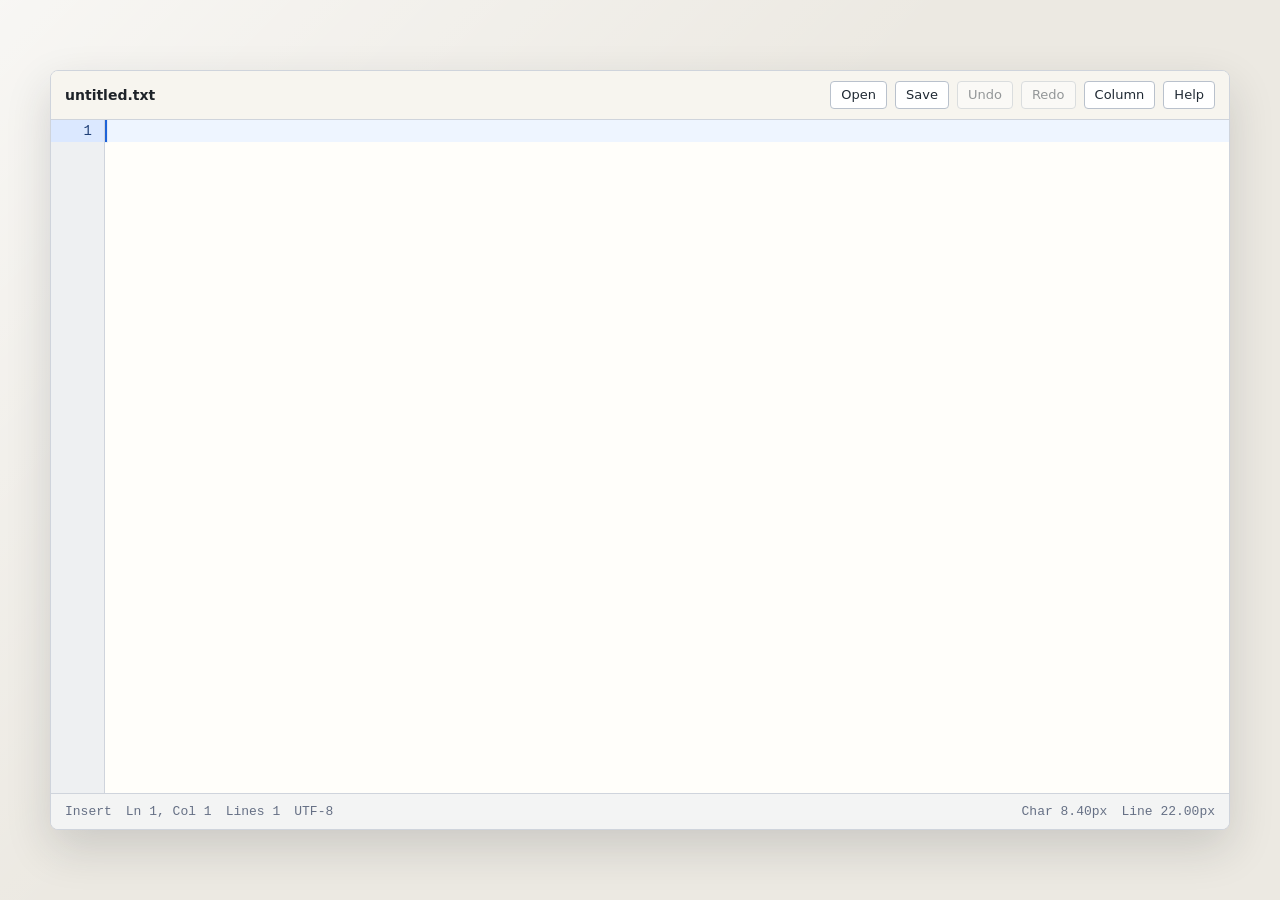
<file: custom-editor.html>
<!doctype html>
<html lang="en">
<head>
  <meta charset="utf-8">
  <meta name="viewport" content="width=device-width, initial-scale=1">
  <title>Custom Text Editor Core</title>
  <style>
    :root {
      --page-bg: #ece9e2;
      --panel-bg: #fbfaf7;
      --editor-bg: #fffefa;
      --gutter-bg: #eef0f2;
      --gutter-active: #dbe8ff;
      --line-active: #eef5ff;
      --text: #1e2329;
      --muted: #667085;
      --border: #cfd4dc;
      --accent: #1d62d8;
      --shadow: 0 18px 45px rgba(31, 35, 41, 0.16);
      --editor-font: "Cascadia Code", Consolas, "Courier New", monospace;
      --line-height: 22px;
      --char-width: 8px;
      --gutter-width: 56px;
      --content-width: 100%;
      --content-height: 100%;
    }

    * {
      box-sizing: border-box;
    }

    html,
    body {
      width: 100%;
      height: 100%;
      margin: 0;
    }

    body {
      display: grid;
      place-items: center;
      min-height: 100vh;
      background:
        linear-gradient(135deg, rgba(255, 255, 255, 0.62), rgba(255, 255, 255, 0) 44%),
        var(--page-bg);
      color: var(--text);
      font-family: Inter, ui-sans-serif, system-ui, -apple-system, BlinkMacSystemFont, "Segoe UI", sans-serif;
    }

    .app {
      display: grid;
      grid-template-rows: auto auto minmax(0, 1fr) auto;
      width: min(1180px, calc(100vw - 36px));
      height: min(760px, calc(100vh - 36px));
      overflow: hidden;
      background: var(--panel-bg);
      border: 1px solid var(--border);
      border-radius: 8px;
      box-shadow: var(--shadow);
    }

    .topbar,
    .statusbar {
      display: flex;
      align-items: center;
      justify-content: space-between;
      gap: 16px;
      min-width: 0;
      padding: 10px 14px;
      border-color: var(--border);
      color: var(--muted);
      font-size: 13px;
    }

    .topbar {
      border-bottom: 1px solid var(--border);
      background: #f7f5ef;
    }

    .topbar-left,
    .toolbar {
      display: flex;
      align-items: center;
      gap: 8px;
      min-width: 0;
    }

    .toolbar {
      flex-wrap: wrap;
      justify-content: flex-end;
    }

    .tool-button,
    .find-button {
      height: 28px;
      padding: 0 10px;
      border: 1px solid #b9c1cc;
      border-radius: 4px;
      background: #ffffff;
      color: #1f2933;
      font: inherit;
      line-height: 26px;
      cursor: pointer;
    }

    .tool-button:hover,
    .find-button:hover {
      background: #eef5ff;
      border-color: #8fb4ef;
    }

    .tool-button:active,
    .find-button:active {
      background: #dfeeff;
    }

    .tool-button[aria-pressed="true"] {
      background: #dbeafe;
      border-color: #3b82f6;
      color: #1d4ed8;
    }

    .tool-button:disabled,
    .find-button:disabled {
      cursor: default;
      opacity: 0.46;
    }

    .statusbar {
      border-top: 1px solid var(--border);
      background: #f3f4f4;
      font-family: var(--editor-font);
    }

    .file-title {
      min-width: 0;
      overflow: hidden;
      color: var(--text);
      font-size: 14px;
      font-weight: 650;
      text-overflow: ellipsis;
      white-space: nowrap;
    }

    .status-group {
      display: flex;
      align-items: center;
      gap: 14px;
      min-width: 0;
      white-space: nowrap;
    }

    .find-panel {
      display: flex;
      align-items: center;
      min-width: 0;
      max-height: 0;
      overflow: hidden;
      border-bottom: 0 solid var(--border);
      background: #fbfcfe;
      transition: max-height 160ms ease, border-width 160ms ease;
    }

    .find-panel.open {
      max-height: 52px;
      border-bottom-width: 1px;
    }

    .find-row {
      display: flex;
      align-items: center;
      gap: 8px;
      width: 100%;
      min-width: 0;
      padding: 8px 14px;
    }

    .find-input {
      width: min(260px, 28vw);
      min-width: 130px;
      height: 30px;
      padding: 0 8px;
      border: 1px solid #b9c1cc;
      border-radius: 4px;
      outline: none;
      background: #ffffff;
      color: var(--text);
      font: inherit;
    }

    .find-input:focus {
      border-color: var(--accent);
      box-shadow: 0 0 0 2px rgba(29, 98, 216, 0.14);
    }

    .find-count {
      min-width: 54px;
      color: var(--muted);
      font-family: var(--editor-font);
      font-size: 12px;
      text-align: right;
    }

    .replace-control {
      display: none;
    }

    .find-panel.replace-mode .find-input.replace-control {
      display: block;
    }

    .find-panel.replace-mode .find-button.replace-control {
      display: inline-flex;
      align-items: center;
    }

    #editor {
      --gutter-width: 56px;
      --content-width: 100%;
      --content-height: 100%;
      position: relative;
      min-width: 0;
      min-height: 0;
      background: var(--editor-bg);
      font-family: var(--editor-font);
      font-size: 14px;
      line-height: var(--line-height);
    }

    #editor.drag-over {
      outline: 2px solid rgba(29, 98, 216, 0.55);
      outline-offset: -2px;
    }

    #editor-viewport {
      position: absolute;
      inset: 0;
      display: grid;
      grid-template-columns: var(--gutter-width) auto;
      align-content: start;
      overflow: auto;
      background: var(--editor-bg);
      outline: none;
      scrollbar-color: #9ba3af #eef0f2;
      scrollbar-width: thin;
    }

    #line-numbers {
      position: sticky;
      left: 0;
      z-index: 8;
      width: var(--gutter-width);
      min-height: var(--content-height);
      overflow: hidden;
      border-right: 1px solid var(--border);
      background: var(--gutter-bg);
      color: #78808b;
      user-select: none;
    }

    .line-number {
      height: var(--line-height);
      padding: 0 12px 0 6px;
      font-variant-numeric: tabular-nums;
      line-height: var(--line-height);
      text-align: right;
      white-space: nowrap;
    }

    .line-number.active {
      background: var(--gutter-active);
      color: #1f3f77;
    }

    #content-wrap {
      position: relative;
      z-index: 1;
      min-width: var(--content-width);
      min-height: var(--content-height);
      background: var(--editor-bg);
    }

    #editor-content {
      position: absolute;
      top: 0;
      left: 0;
      z-index: 1;
      min-width: var(--content-width);
      min-height: var(--content-height);
      overflow: hidden;
      color: var(--text);
      contain: layout paint style;
      pointer-events: none;
      tab-size: 4;
      white-space: pre;
    }

    #column-selection-box {
      position: absolute;
      top: 0;
      left: 0;
      z-index: 6;
      display: none;
      width: 0;
      height: 0;
      background: rgba(0, 120, 215, 0.3);
      pointer-events: none;
    }

    .line {
      width: 100%;
      height: var(--line-height);
      padding: 0 0 0 0;
      overflow: visible;
      line-height: var(--line-height);
      white-space: pre;
    }

    .line.active {
      background: var(--line-active);
    }

    .search-highlight {
      background: yellow;
    }

    #cursor {
      position: absolute;
      top: 0;
      left: 0;
      z-index: 12;
      width: 2px;
      height: var(--line-height);
      background: var(--accent);
      box-shadow: 0 0 0 1px rgba(29, 98, 216, 0.08);
      pointer-events: none;
      transform: translate(0, 0);
      will-change: transform, opacity;
    }

    #cursor.blink {
      animation: cursor-blink 1.05s steps(2, start) infinite;
    }

    @keyframes cursor-blink {
      0%,
      45% {
        opacity: 1;
      }

      46%,
      100% {
        opacity: 0;
      }
    }

    #hidden-input {
      position: absolute;
      inset: 0 auto auto 0;
      z-index: 10;
      width: var(--content-width);
      height: var(--content-height);
      margin: 0;
      padding: 0;
      overflow: hidden;
      border: 0;
      outline: 0;
      resize: none;
      background: transparent;
      color: transparent;
      caret-color: transparent;
      font: inherit;
      line-height: var(--line-height);
      opacity: 0;
      tab-size: 4;
      user-select: none;
      white-space: pre;
    }

    #hidden-input::selection {
      background: transparent;
      color: transparent;
    }

    .metric-probe {
      position: absolute;
      visibility: hidden;
      white-space: pre;
      pointer-events: none;
    }

    .unsaved-dialog {
      width: min(420px, calc(100vw - 32px));
      padding: 0;
      border: 1px solid var(--border);
      border-radius: 10px;
      background: var(--panel-bg);
      color: var(--text);
      box-shadow: var(--shadow);
    }

    .unsaved-dialog::backdrop {
      background: rgba(15, 23, 42, 0.52);
    }

    .unsaved-dialog form {
      display: grid;
      gap: 18px;
      padding: 22px;
    }

    .unsaved-dialog h2 {
      margin: 0;
      font-size: 18px;
    }

    .unsaved-dialog p {
      margin: 0;
      color: var(--muted);
      line-height: 1.5;
    }

    .dialog-actions {
      display: flex;
      justify-content: flex-end;
      gap: 8px;
    }

    .help-dialog {
      width: min(560px, calc(100vw - 32px));
    }

    .help-content {
      display: grid;
      gap: 16px;
    }

    .help-section {
      display: grid;
      gap: 6px;
    }

    .help-section h3 {
      margin: 0;
      font-size: 14px;
      color: var(--text);
    }

    .help-section ul {
      margin: 0;
      padding-left: 20px;
      color: var(--muted);
      line-height: 1.55;
    }

    .shortcut-list {
      display: grid;
      grid-template-columns: max-content 1fr;
      gap: 7px 14px;
      margin: 0;
    }

    .shortcut-list dt,
    .shortcut-list dd {
      margin: 0;
    }

    .shortcut-list dd {
      color: var(--muted);
    }

    kbd {
      display: inline-block;
      min-width: 24px;
      padding: 2px 6px;
      border: 1px solid var(--border);
      border-bottom-width: 2px;
      border-radius: 4px;
      background: var(--editor-bg);
      color: var(--text);
      font: 12px/1.4 var(--editor-font);
      text-align: center;
    }

    @media (max-width: 720px) {
      .app {
        width: 100vw;
        height: 100vh;
        border-width: 0;
        border-radius: 0;
      }

      .topbar,
      .statusbar {
        padding-inline: 10px;
      }

      .topbar {
        align-items: flex-start;
        flex-direction: column;
        gap: 8px;
      }

      .toolbar {
        justify-content: flex-start;
      }

      .find-panel.open {
        max-height: 112px;
      }

      .find-row {
        flex-wrap: wrap;
        padding-inline: 10px;
      }

      .find-input {
        width: calc(50vw - 18px);
        min-width: 120px;
      }

      .status-group.metrics {
        display: none;
      }
    }
    /* 한글/중국어 등 조합 중일 때 임시로 보여주는 스타일 */
    #hidden-input.composing {
      opacity: 1 !important;
      color: var(--text) !important;
      caret-color: var(--accent) !important;
      background: var(--line-active) !important; /* 현재 줄의 배경색과 동일하게 */
      width: auto !important;
      min-width: 100px; /* 입력창이 너무 작아지는 것 방지 */
      height: var(--line-height) !important;
      padding: 0 !important;
      border: none !important;
      z-index: 20 !important;
    }


    html.dark {
      --page-bg: #020617;
      --panel-bg: #0f172a;
      --editor-bg: #020617;
      --gutter-bg: #1e293b;
      --gutter-active: #334155;
      --line-active: #1e293b;
      --text: #f1f5f9;
      --muted: #94a3b8;
      --border: #334155;
      --accent: #3b82f6;
      --shadow: 0 18px 45px rgba(0, 0, 0, 0.4);
    }
    html.dark .topbar, html.dark .statusbar, html.dark .find-panel { background: #0f172a; }
    html.dark .tool-button, html.dark .find-button { background: #1e293b; color: #f1f5f9; border-color: #334155; }
    html.dark .tool-button:hover, html.dark .find-button:hover { background: #334155; border-color: #475569; }
    html.dark .tool-button:active, html.dark .find-button:active { background: #475569; }
    html.dark .tool-button[aria-pressed="true"] { background: #0369a1; color: #f1f5f9; border-color: #38bdf8; }
    html.dark .find-input, html.dark .replace-input { background: #1e293b; color: #f1f5f9; border-color: #334155; }
    html.dark #line-numbers { color: #64748b; }
    html.dark .line-number.active { color: #38bdf8; }
  </style>
</head>
<body>
  <main class="app">
    <header class="topbar">
      <div class="topbar-left">
        <div class="file-title" id="file-title">untitled.txt</div>
      </div>
      <div class="toolbar" aria-label="Editor toolbar">
        <button class="tool-button" id="open-file-btn" type="button">Open</button>
        <button class="tool-button" id="save-file-btn" type="button">Save</button>
        <button class="tool-button" id="undo-btn" type="button">Undo</button>
        <button class="tool-button" id="redo-btn" type="button">Redo</button>
        <button class="tool-button" id="column-mode-btn" type="button" aria-pressed="false">Column</button>
        <button class="tool-button" id="help-btn" type="button">Help</button>
        <input id="file-input" type="file" accept=".txt,.js,.html,.csv,.log,.py" hidden>
      </div>
    </header>

    <div class="find-panel" id="find-panel" aria-hidden="true">
      <div class="find-row">
        <input class="find-input" id="find-input" type="text" placeholder="Find" autocomplete="off" spellcheck="false">
        <input class="find-input replace-control" id="replace-input" type="text" placeholder="Replace" autocomplete="off" spellcheck="false">
        <button class="find-button" id="find-next-btn" type="button">Next</button>
        <button class="find-button replace-control" id="replace-btn" type="button">Replace</button>
        <button class="find-button replace-control" id="replace-all-btn" type="button">All</button>
        <span class="find-count" id="find-count">0/0</span>
        <button class="find-button" id="find-close-btn" type="button" aria-label="Close find panel">&times;</button>
      </div>
    </div>

    <section id="editor" aria-label="Custom text editor">
      <div id="editor-viewport">
        <div id="line-numbers" aria-hidden="true"></div>
        <div id="content-wrap">
          <div id="editor-content" aria-hidden="true"></div>
          <div id="column-selection-box" aria-hidden="true"></div>
          <div id="cursor" class="blink" aria-hidden="true"></div>
          <textarea id="hidden-input" spellcheck="false" autocomplete="off" autocapitalize="off" autocorrect="off" aria-label="Editor input"></textarea>
        </div>
      </div>
    </section>

    <footer class="statusbar">
      <div class="status-group">
        <span id="status-mode">Insert</span>
        <span id="status-position">Ln 1, Col 1</span>
        <span id="status-lines">Lines 0</span>
        <span id="status-encoding">UTF-8</span>
      </div>
      <div class="status-group metrics">
        <span id="status-char-width">Char 0px</span>
        <span id="status-line-height">Line 0px</span>
      </div>
    </footer>
  </main>

  <dialog class="unsaved-dialog" id="unsaved-dialog">
    <form method="dialog">
      <div>
        <h2>Unsaved changes</h2>
        <p id="unsaved-message">Save changes before continuing?</p>
      </div>
      <div class="dialog-actions">
        <button class="find-button" type="submit" value="cancel">Cancel</button>
        <button class="find-button" type="submit" value="discard">Discard</button>
        <button class="tool-button" type="submit" value="save">Save</button>
      </div>
    </form>
  </dialog>

  <dialog class="unsaved-dialog help-dialog" id="help-dialog" aria-labelledby="help-title">
    <form method="dialog">
      <div class="help-content">
        <div>
          <h2 id="help-title">간단한 사용법</h2>
          <p>파일을 열고 편집한 다음 저장할 수 있는 간단한 텍스트 편집기입니다.</p>
        </div>

        <section class="help-section">
          <h3>파일과 기본 편집</h3>
          <ul>
            <li><strong>Open</strong>으로 텍스트 파일을 열고 <strong>Save</strong>로 저장합니다.</li>
            <li>파일명 뒤의 <strong>*</strong> 표시는 아직 저장하지 않은 변경사항이 있다는 뜻입니다.</li>
            <li><strong>Undo</strong>와 <strong>Redo</strong>로 편집 내용을 되돌리거나 다시 적용합니다.</li>
          </ul>
        </section>

        <section class="help-section">
          <h3>찾기와 바꾸기</h3>
          <ul>
            <li><strong>Ctrl+F</strong>로 찾기, <strong>Ctrl+H</strong>로 찾아 바꾸기를 엽니다.</li>
            <li><strong>Next</strong>를 누르면 다음 검색 결과로 이동합니다.</li>
          </ul>
        </section>

        <section class="help-section">
          <h3>열 편집</h3>
          <ul>
            <li><strong>Column</strong> 버튼을 켠 뒤 여러 줄을 드래그하여 같은 열을 선택합니다.</li>
            <li>문자를 입력하거나 Backspace, Delete를 누르면 선택한 모든 줄에 적용됩니다.</li>
            <li>다른 곳을 클릭하면 현재 열 선택만 해제됩니다. Column 버튼을 다시 누르면 열 모드가 종료됩니다.</li>
          </ul>
        </section>

        <section class="help-section">
          <h3>단축키</h3>
          <dl class="shortcut-list">
            <dt><kbd>Ctrl</kbd> + <kbd>S</kbd></dt><dd>저장</dd>
            <dt><kbd>Ctrl</kbd> + <kbd>Z</kbd></dt><dd>실행 취소</dd>
            <dt><kbd>Ctrl</kbd> + <kbd>Shift</kbd> + <kbd>Z</kbd></dt><dd>다시 실행</dd>
            <dt><kbd>Esc</kbd></dt><dd>검색창 또는 열 선택 닫기</dd>
          </dl>
        </section>
      </div>

      <div class="dialog-actions">
        <button class="tool-button" type="submit" value="close">Close</button>
      </div>
    </form>
  </dialog>

  <script>
    let lines = [""];

    let curRow = 0;
    let curCol = 0;
    let desiredCol = null;
    let charWidth = 8;
    let lineHeight = 22;
    let isComposing = false;
    let columnModeEnabled = false;
    let isColumnSelecting = false;
    let isColumnDragging = false;
    let colSelStartRow = null;
    let colSelStartCol = null;
    let colSelEndRow = null;
    let colSelEndCol = null;
    let columnSelectMoved = false;
    let columnSelectStartClientX = 0;
    let columnSelectStartClientY = 0;
    let undoStack = [];
    let redoStack = [];
    let currentFileName = "untitled.txt";
    let currentFileHandle = null;
    let currentRevision = 0;
    let savedRevision = 0;
    let nextRevision = 1;
    let searchQuery = "";
    let searchMatches = [];
    let activeSearchIndex = -1;
    let isReplaceMode = false;
    let lastRenderedStartRow = -1;
    let lastRenderedEndRow = -1;
    let fileLineEnding = "\n";
    let searchDirty = true;
    let textProbe = null;
    let preEditSnapshot = null;

    const TAB_TEXT = "    ";
    const TEXT_ENCODING = "UTF-8";
    const MAX_HISTORY = 200;
    const COLUMN_SELECT_DRAG_THRESHOLD = 3;

    function getTextWidth(text) {
      if (!textProbe) {
        textProbe = document.createElement("span");
        textProbe.className = "metric-probe";
        document.getElementById("content-wrap").appendChild(textProbe);
      }
      if (text.length === 0) return 0;
      textProbe.textContent = text;
      return textProbe.getBoundingClientRect().width;
    }

    const editor = document.getElementById("editor");
    const viewport = document.getElementById("editor-viewport");
    const lineNumbers = document.getElementById("line-numbers");
    const contentWrap = document.getElementById("content-wrap");
    const editorContent = document.getElementById("editor-content");
    const columnSelectionBox = document.getElementById("column-selection-box");
    const cursor = document.getElementById("cursor");
    const hiddenInput = document.getElementById("hidden-input");
    const fileTitle = document.getElementById("file-title");
    const openFileBtn = document.getElementById("open-file-btn");
    const saveFileBtn = document.getElementById("save-file-btn");
    const undoBtn = document.getElementById("undo-btn");
    const redoBtn = document.getElementById("redo-btn");
    const columnModeBtn = document.getElementById("column-mode-btn");
    const helpBtn = document.getElementById("help-btn");
    const fileInput = document.getElementById("file-input");
    const findPanel = document.getElementById("find-panel");
    const findInput = document.getElementById("find-input");
    const replaceInput = document.getElementById("replace-input");
    const findNextBtn = document.getElementById("find-next-btn");
    const replaceBtn = document.getElementById("replace-btn");
    const replaceAllBtn = document.getElementById("replace-all-btn");
    const findCloseBtn = document.getElementById("find-close-btn");
    const findCount = document.getElementById("find-count");
    const statusLines = document.getElementById("status-lines");
    const statusPosition = document.getElementById("status-position");
    const statusEncoding = document.getElementById("status-encoding");
    const statusCharWidth = document.getElementById("status-char-width");
    const statusLineHeight = document.getElementById("status-line-height");
    const statusMode = document.getElementById("status-mode");
    const unsavedDialog = document.getElementById("unsaved-dialog");
    const unsavedMessage = document.getElementById("unsaved-message");
    const helpDialog = document.getElementById("help-dialog");

    function measureMetrics() {
      const probe = document.createElement("span");
      probe.className = "metric-probe";
      probe.textContent = "0".repeat(100);
      contentWrap.appendChild(probe);

      const rect = probe.getBoundingClientRect();
      const computed = getComputedStyle(editorContent);
      const measuredCharWidth = rect.width / 100;
      const measuredLineHeight = parseFloat(computed.lineHeight);

      probe.remove();

      if (Number.isFinite(measuredCharWidth) && measuredCharWidth > 0) {
        charWidth = measuredCharWidth;
      }

      if (Number.isFinite(measuredLineHeight) && measuredLineHeight > 0) {
        lineHeight = measuredLineHeight;
      }

      editor.style.setProperty("--char-width", charWidth + "px");
      editor.style.setProperty("--line-height", lineHeight + "px");
    }

    function normalizeInputText(text) {
      return text.replace(/\r\n?/g, "\n").replace(/\t/g, TAB_TEXT);
    }

    function clampCursor() {
      if (lines.length === 0) {
        lines = [""];
      }

      curRow = Math.max(0, Math.min(curRow, lines.length - 1));
      curCol = Math.max(0, Math.min(curCol, lines[curRow].length));
    }

    function resetVerticalIntent() {
      desiredCol = null;
    }

    function render() {
      clampCursor();
      if (searchDirty) syncSearchMatches(activeSearchIndex);
      updateVirtualSize();
      renderLines();
      updateCursor();
      renderColumnSelectionBox();
      updateStatus();
      keepCursorInView();
      resetHiddenInput();
    }

    function renderLines() {
      const viewportHeight = viewport.clientHeight || 800;
      const visibleRows = Math.ceil(viewportHeight / lineHeight);
      const startRow = Math.max(0, Math.floor(viewport.scrollTop / lineHeight) - 2);
      const endRow = Math.min(lines.length - 1, startRow + visibleRows + 4);

      if (startRow === lastRenderedStartRow && endRow === lastRenderedEndRow && !searchDirty) {
        for (let i = 0; i < editorContent.children.length; i++) {
          const row = startRow + i;
          if (row >= lines.length) break;
          const isActive = row === curRow;
          editorContent.children[i].classList.toggle("active", isActive);
          lineNumbers.children[i].classList.toggle("active", isActive);
        }
        return;
      }

      const textFragment = document.createDocumentFragment();
      const numberFragment = document.createDocumentFragment();

      for (let row = startRow; row <= endRow; row++) {
        if (row >= lines.length) break;
        const line = document.createElement("div");
        line.className = "line";
        if (row === curRow) line.classList.add("active");
        renderLineText(line, lines[row]);
        textFragment.appendChild(line);

        const number = document.createElement("div");
        number.className = "line-number";
        if (row === curRow) number.classList.add("active");
        number.textContent = String(row + 1);
        numberFragment.appendChild(number);
      }

      editorContent.replaceChildren(textFragment);
      lineNumbers.replaceChildren(numberFragment);
      
      editorContent.style.paddingTop = (startRow * lineHeight) + "px";
      lineNumbers.style.paddingTop = (startRow * lineHeight) + "px";

      lastRenderedStartRow = startRow;
      lastRenderedEndRow = endRow;
      searchDirty = false;
    }
    function renderLineText(lineElement, text) {
      if (!searchQuery) {
        lineElement.textContent = text;
        return;
      }

      const haystack = text.toLocaleLowerCase();
      const needle = searchQuery.toLocaleLowerCase();
      let offset = 0;
      let matchCol = haystack.indexOf(needle, offset);

      if (matchCol === -1) {
        lineElement.textContent = text;
        return;
      }

      while (matchCol !== -1) {
        if (matchCol > offset) {
          lineElement.appendChild(document.createTextNode(text.slice(offset, matchCol)));
        }

        const highlight = document.createElement("span");
        highlight.className = "search-highlight";
        highlight.style.background = "yellow";
        highlight.textContent = text.slice(matchCol, matchCol + searchQuery.length);
        lineElement.appendChild(highlight);

        offset = matchCol + searchQuery.length;
        matchCol = haystack.indexOf(needle, offset);
      }

      if (offset < text.length) {
        lineElement.appendChild(document.createTextNode(text.slice(offset)));
      }
    }

    function updateVirtualSize() {
      const maxLineLength = lines.reduce((max, line) => Math.max(max, line.length), curCol);
      const gutterDigits = Math.max(2, String(lines.length).length);
      const gutterWidth = Math.max(54, Math.ceil(gutterDigits * charWidth + 28));
      const visibleContentWidth = Math.max(0, viewport.clientWidth - gutterWidth);
      const contentWidth = Math.max(visibleContentWidth, Math.ceil((maxLineLength + 4) * charWidth));
      const contentHeight = Math.max(viewport.clientHeight, Math.ceil(lines.length * lineHeight));

      editor.style.setProperty("--gutter-width", gutterWidth + "px");
      editor.style.setProperty("--content-width", contentWidth + "px");
      editor.style.setProperty("--content-height", contentHeight + "px");
      lineNumbers.style.minHeight = contentHeight + "px";
      contentWrap.style.minWidth = contentWidth + "px";
      contentWrap.style.minHeight = contentHeight + "px";
      hiddenInput.style.width = contentWidth + "px";
      hiddenInput.style.height = contentHeight + "px";
    }

    function updateCursor() {
      const line = lines[curRow] || "";
      const x = Math.round(getTextWidth(line.slice(0, curCol)));
      const y = Math.round(curRow * lineHeight);
      cursor.style.transform = "translate(" + x + "px, " + y + "px)";

      cursor.classList.remove("blink");
      void cursor.offsetWidth;
      cursor.classList.add("blink");
    }

    function updateStatus() {
      statusMode.textContent = columnModeEnabled ? "Column" : "Insert";
      statusLines.textContent = "Lines " + lines.length;
      statusPosition.textContent = "Ln " + (curRow + 1) + ", Col " + (curCol + 1);
      statusEncoding.textContent = TEXT_ENCODING;
      statusCharWidth.textContent = "Char " + charWidth.toFixed(2) + "px";
      statusLineHeight.textContent = "Line " + lineHeight.toFixed(2) + "px";
      updateUndoRedoControls();
      updateFindCount();
    }

    function keepCursorInView() {
      const gutterWidth = parseFloat(getComputedStyle(editor).getPropertyValue("--gutter-width")) || 0;
      const line = lines[curRow] || "";
      const cursorX = gutterWidth + getTextWidth(line.slice(0, curCol));
      const cursorY = curRow * lineHeight;
      const rightPadding = charWidth * 2;
      const bottomPadding = lineHeight;

      if (cursorX < viewport.scrollLeft + gutterWidth) {
        viewport.scrollLeft = Math.max(0, cursorX - gutterWidth);
      } else if (cursorX + rightPadding > viewport.scrollLeft + viewport.clientWidth) {
        viewport.scrollLeft = cursorX + rightPadding - viewport.clientWidth;
      }

      if (cursorY < viewport.scrollTop) {
        viewport.scrollTop = cursorY;
      } else if (cursorY + bottomPadding > viewport.scrollTop + viewport.clientHeight) {
        viewport.scrollTop = cursorY + bottomPadding - viewport.clientHeight;
      }
    }

    function resetHiddenInput() {
      hiddenInput.value = "";
      try {
        hiddenInput.setSelectionRange(0, 0);
      } catch (_) {
        // Some virtual keyboards reject selection changes while composing.
      }
    }

    function isModified() {
      return currentRevision !== savedRevision;
    }

    function updateFileTitle() {
      fileTitle.textContent = currentFileName + (isModified() ? " *" : "");
    }

    function markSaved() {
      savedRevision = currentRevision;
      updateFileTitle();
    }

    function beginEdit() {
      preEditSnapshot = {
        lines: lines.slice(),
        curRow,
        curCol,
        revision: currentRevision
      };
    }

    function commitEdit() {
      if (!preEditSnapshot) return;
      
      let startRow = 0;
      const oldLines = preEditSnapshot.lines;
      const newLines = lines;
      
      while (startRow < newLines.length && startRow < oldLines.length && newLines[startRow] === oldLines[startRow]) {
          startRow++;
      }
      
      if (startRow === newLines.length && startRow === oldLines.length) {
          preEditSnapshot = null;
          return;
      }
      
      let endRowNew = newLines.length - 1;
      let endRowOld = oldLines.length - 1;
      
      while (endRowNew >= startRow && endRowOld >= startRow && newLines[endRowNew] === oldLines[endRowOld]) {
          endRowNew--;
          endRowOld--;
      }
      
      const deletedLines = oldLines.slice(startRow, endRowOld + 1);
      const addedLines = newLines.slice(startRow, endRowNew + 1);
      
      const afterRevision = nextRevision++;
      undoStack.push({
          startRow,
          deletedLines,
          addedLines,
          beforeCursor: { row: preEditSnapshot.curRow, col: preEditSnapshot.curCol },
          afterCursor: { row: curRow, col: curCol },
          beforeRevision: preEditSnapshot.revision,
          afterRevision
      });
      
      if (undoStack.length > MAX_HISTORY) undoStack.shift();
      redoStack = [];
      currentRevision = afterRevision;
      preEditSnapshot = null;
      searchDirty = true;
      updateUndoRedoControls();
      updateFileTitle();
    }

    function performUndo() {
      if (undoStack.length === 0) return;
      const delta = undoStack.pop();
      
      lines = lines.slice(0, delta.startRow).concat(delta.deletedLines, lines.slice(delta.startRow + delta.addedLines.length));
      curRow = delta.beforeCursor.row;
      curCol = delta.beforeCursor.col;
      currentRevision = delta.beforeRevision;
      
      redoStack.push(delta);
      searchDirty = true;
      updateUndoRedoControls();
      updateFileTitle();
      render();
    }

    function performRedo() {
      if (redoStack.length === 0) return;
      const delta = redoStack.pop();
      
      lines = lines.slice(0, delta.startRow).concat(delta.addedLines, lines.slice(delta.startRow + delta.deletedLines.length));
      curRow = delta.afterCursor.row;
      curCol = delta.afterCursor.col;
      currentRevision = delta.afterRevision;
      
      undoStack.push(delta);
      searchDirty = true;
      updateUndoRedoControls();
      updateFileTitle();
      render();
    }

    function updateUndoRedoControls() {
      undoBtn.disabled = undoStack.length === 0;
      redoBtn.disabled = redoStack.length === 0;
    }

    function syncSearchMatches(preferredIndex = activeSearchIndex) {
      searchQuery = findInput.value;
      searchMatches = [];

      if (searchQuery.length > 0) {
        const needle = searchQuery.toLocaleLowerCase();
        for (let row = 0; row < lines.length; row += 1) {
          const haystack = lines[row].toLocaleLowerCase();
          let col = haystack.indexOf(needle);

          while (col !== -1) {
            searchMatches.push({ row, col });
            col = haystack.indexOf(needle, col + searchQuery.length);
          }
        }
      }

      if (searchMatches.length === 0) {
        activeSearchIndex = -1;
      } else if (preferredIndex < 0) {
        activeSearchIndex = -1;
      } else {
        activeSearchIndex = Math.max(0, Math.min(preferredIndex, searchMatches.length - 1));
      }

      updateFindCount();
    }

    function updateSearchMatches(preferredIndex = -1) {
      searchDirty = true;
      syncSearchMatches(preferredIndex);
      render();
    }

    function updateFindCount() {
      if (!searchQuery || searchMatches.length === 0) {
        findCount.textContent = "0/0";
        return;
      }

      findCount.textContent = (activeSearchIndex < 0 ? 0 : activeSearchIndex + 1) + "/" + searchMatches.length;
    }

    function openFindPanel(replaceMode = false) {
      isReplaceMode = replaceMode;
      findPanel.classList.add("open");
      findPanel.classList.toggle("replace-mode", isReplaceMode);
      findPanel.setAttribute("aria-hidden", "false");
      syncSearchMatches(activeSearchIndex);
      render();
      findInput.focus();
      findInput.select();
    }

    function closeFindPanel() {
      isReplaceMode = false;
      findPanel.classList.remove("open", "replace-mode");
      findPanel.setAttribute("aria-hidden", "true");
      findInput.value = "";
      replaceInput.value = "";
      searchQuery = "";
      searchMatches = [];
      activeSearchIndex = -1;
      updateFindCount();
      render();
      focusInput();
    }

    function goToSearchMatch(index) {
      if (searchMatches.length === 0) {
        updateFindCount();
        return;
      }

      activeSearchIndex = (index + searchMatches.length) % searchMatches.length;
      const match = searchMatches[activeSearchIndex];
      resetVerticalIntent();
      resetColumnSelection();
      curRow = match.row;
      curCol = match.col;
      render();
    }

    function findNextMatch() {
      syncSearchMatches(activeSearchIndex);

      if (searchMatches.length === 0) {
        render();
        return;
      }

      goToSearchMatch(activeSearchIndex + 1);
    }

    function replaceCurrentMatch() {
      if (searchDirty) syncSearchMatches(activeSearchIndex);

      if (!searchQuery || searchMatches.length === 0) {
        render();
        return;
      }

      const matchIndex = activeSearchIndex < 0 ? 0 : activeSearchIndex;
      const match = searchMatches[matchIndex];
      const replacement = replaceInput.value;
      const line = lines[match.row];

      beginEdit();
      lines[match.row] = line.slice(0, match.col) + replacement + line.slice(match.col + searchQuery.length);
      resetVerticalIntent();
      resetColumnSelection();
      curRow = match.row;
      curCol = match.col + replacement.length;
      commitEdit();
      
      syncSearchMatches(matchIndex);
      render();
    }

    function replaceAllMatches() {
      if (searchDirty) syncSearchMatches(0);

      if (!searchQuery || searchMatches.length === 0) {
        render();
        return;
      }

      const firstMatch = searchMatches[0];
      const replacement = replaceInput.value;

      beginEdit();

      for (let index = searchMatches.length - 1; index >= 0; index -= 1) {
        const match = searchMatches[index];
        const line = lines[match.row];
        lines[match.row] = line.slice(0, match.col)
          + replacement
          + line.slice(match.col + searchQuery.length);
      }

      resetVerticalIntent();
      resetColumnSelection();
      curRow = firstMatch.row;
      curCol = firstMatch.col + replacement.length;
      commitEdit();
      
      syncSearchMatches(0);
      render();
    }

    function loadTextDocument(text, fileName = "untitled.txt", fileHandle = null) {
      fileLineEnding = text.includes("\r\n") ? "\r\n" : "\n";
      lines = text.replace(/\r\n?/g, "\n").split("\n");

      if (lines.length === 0) {
        lines = [""];
      }

      currentFileName = fileName;
      currentFileHandle = fileHandle;
      currentRevision = 0;
      savedRevision = 0;
      nextRevision = 1;
      curRow = 0;
      curCol = 0;
      lastRenderedStartRow = -1;
      resetVerticalIntent();
      resetColumnSelection();
      searchQuery = "";
      searchMatches = [];
      activeSearchIndex = -1;
      searchDirty = true;
      undoStack = [];
      redoStack = [];
      updateUndoRedoControls();
      updateFileTitle();
      render();
    }

    function requestUnsavedChoice() {
      if (!unsavedDialog || typeof unsavedDialog.showModal !== "function") {
        if (window.confirm("Save changes before continuing?")) {
          return Promise.resolve("save");
        }
        return Promise.resolve(
          window.confirm("Discard the unsaved changes?") ? "discard" : "cancel"
        );
      }

      unsavedMessage.textContent = "Save changes to " + currentFileName + " before continuing?";
      unsavedDialog.returnValue = "cancel";

      return new Promise((resolve) => {
        const handleCancel = (event) => {
          event.preventDefault();
          unsavedDialog.close("cancel");
        };
        const handleClose = () => {
          unsavedDialog.removeEventListener("cancel", handleCancel);
          resolve(unsavedDialog.returnValue || "cancel");
        };

        unsavedDialog.addEventListener("cancel", handleCancel);
        unsavedDialog.addEventListener("close", handleClose, { once: true });
        unsavedDialog.showModal();
      });
    }

    async function confirmUnsavedChanges() {
      if (!isModified()) {
        return true;
      }

      const choice = await requestUnsavedChoice();
      if (choice === "save") {
        return saveTextFile();
      }
      return choice === "discard";
    }

    function readFileText(file) {
      if (typeof file.text === "function") {
        return file.text();
      }

      return new Promise((resolve, reject) => {
        const reader = new FileReader();
        reader.addEventListener("load", () => resolve(String(reader.result || "")));
        reader.addEventListener("error", () => reject(reader.error));
        reader.readAsText(file, TEXT_ENCODING.toLowerCase());
      });
    }

    async function openTextFile(file, fileHandle = null) {
      if (!file) {
        return false;
      }

      if (!await confirmUnsavedChanges()) {
        return false;
      }

      try {
        const text = await readFileText(file);
        loadTextDocument(text, file.name || "untitled.txt", fileHandle);
        return true;
      } catch (error) {
        window.alert("Failed to open file: " + error);
        return false;
      }
    }

    async function openFileFromPicker() {
      if (typeof window.showOpenFilePicker !== "function") {
        fileInput.click();
        return;
      }

      try {
        const handles = await window.showOpenFilePicker({
          multiple: false,
          types: [{
            description: "Text files",
            accept: {
              "text/plain": [".txt", ".py", ".js", ".html", ".csv", ".log"]
            }
          }]
        });
        const handle = handles[0];
        await openTextFile(await handle.getFile(), handle);
      } catch (error) {
        if (error && error.name !== "AbortError") {
          window.alert("Failed to open file: " + error);
        }
      }
    }

    async function writeToFileHandle(fileHandle, text) {
      const writable = await fileHandle.createWritable();
      await writable.write(text);
      await writable.close();
    }

    async function saveTextFile() {
      const text = lines.join(fileLineEnding);
      let fileHandle = currentFileHandle;

      if (!fileHandle && typeof window.showSaveFilePicker === "function") {
        try {
          fileHandle = await window.showSaveFilePicker({
            suggestedName: currentFileName || "untitled.txt",
            types: [{
              description: "Text files",
              accept: {
                "text/plain": [".txt", ".py", ".js", ".html", ".csv", ".log"]
              }
            }]
          });
        } catch (error) {
          if (!error || error.name !== "AbortError") {
            window.alert("Failed to save file: " + error);
          }
          return false;
        }
      }

      if (fileHandle) {
        try {
          await writeToFileHandle(fileHandle, text);
          currentFileHandle = fileHandle;
          currentFileName = fileHandle.name || currentFileName;
        } catch (error) {
          window.alert("Failed to save file: " + error);
          return false;
        }
      } else {
        const blob = new Blob([text], { type: "text/plain;charset=utf-8" });
        const url = URL.createObjectURL(blob);
        const link = document.createElement("a");
        link.href = url;
        link.download = currentFileName || "untitled.txt";
        document.body.appendChild(link);
        link.click();
        link.remove();
        URL.revokeObjectURL(url);
      }

      markSaved();
      focusInput();
      return true;
    }

    function handleEditorShortcut(event) {
      const usesShortcut = event.ctrlKey || event.metaKey;

      if (!usesShortcut) {
        return false;
      }

      const key = event.key.toLowerCase();

      if (key === "z") {
        event.preventDefault();

        if (event.shiftKey) {
          performRedo();
        } else {
          performUndo();
        }

        return true;
      }

      if (key === "y") {
        event.preventDefault();
        performRedo();
        return true;
      }

      if (key === "f") {
        event.preventDefault();
        openFindPanel(false);
        return true;
      }

      if (key === "h") {
        event.preventDefault();
        openFindPanel(true);
        return true;
      }

      if (key === "s") {
        event.preventDefault();
        saveTextFile();
        return true;
      }

      return false;
    }

    function insertText(text) {
      const normalized = normalizeInputText(text);
      if (normalized.length === 0) return;

      beginEdit();

      const parts = normalized.split("\n");
      const current = lines[curRow];
      const before = current.slice(0, curCol);
      const after = current.slice(curCol);

      resetVerticalIntent();

      if (parts.length === 1) {
        lines[curRow] = before + parts[0] + after;
        curCol += parts[0].length;
      } else {
        const first = before + parts[0];
        const last = parts[parts.length - 1] + after;
        const middle = parts.slice(1, -1);
        
        lines = lines.slice(0, curRow).concat([first], middle, [last], lines.slice(curRow + 1));
        
        curRow += parts.length - 1;
        curCol = parts[parts.length - 1].length;
      }

      commitEdit();
      render();
    }

    function insertLineBreak() {
      const current = lines[curRow];
      const before = current.slice(0, curCol);
      const after = current.slice(curCol);

      beginEdit();
      resetVerticalIntent();
      
      lines = lines.slice(0, curRow).concat([before, after], lines.slice(curRow + 1));
      
      curRow += 1;
      curCol = 0;
      commitEdit();
      render();
    }

    function deleteBackward() {
      if (curCol === 0 && curRow === 0) return;

      beginEdit();
      resetVerticalIntent();

      if (curCol > 0) {
        const current = lines[curRow];
        lines[curRow] = current.slice(0, curCol - 1) + current.slice(curCol);
        curCol -= 1;
      } else if (curRow > 0) {
        const previousLength = lines[curRow - 1].length;
        lines[curRow - 1] += lines[curRow];
        lines = lines.slice(0, curRow - 1).concat([lines[curRow - 1]], lines.slice(curRow + 1));
        curRow -= 1;
        curCol = previousLength;
      }

      commitEdit();
      render();
    }

    function deleteForward() {
      if (curCol >= lines[curRow].length && curRow >= lines.length - 1) return;

      beginEdit();
      resetVerticalIntent();

      if (curCol < lines[curRow].length) {
        const current = lines[curRow];
        lines[curRow] = current.slice(0, curCol) + current.slice(curCol + 1);
      } else if (curRow < lines.length - 1) {
        lines[curRow] += lines[curRow + 1];
        lines = lines.slice(0, curRow + 1).concat(lines.slice(curRow + 2));
      }

      commitEdit();
      render();
    }

    function moveLeft() {
      resetVerticalIntent();

      if (curCol > 0) {
        curCol -= 1;
      } else if (curRow > 0) {
        curRow -= 1;
        curCol = lines[curRow].length;
      }

      render();
    }

    function moveRight() {
      resetVerticalIntent();

      if (curCol < lines[curRow].length) {
        curCol += 1;
      } else if (curRow < lines.length - 1) {
        curRow += 1;
        curCol = 0;
      }

      render();
    }

    function moveUp() {
      const targetCol = desiredCol === null ? curCol : desiredCol;
      desiredCol = targetCol;

      if (curRow > 0) {
        curRow -= 1;
        curCol = Math.min(targetCol, lines[curRow].length);
      }

      render();
    }

    function moveDown() {
      const targetCol = desiredCol === null ? curCol : desiredCol;
      desiredCol = targetCol;

      if (curRow < lines.length - 1) {
        curRow += 1;
        curCol = Math.min(targetCol, lines[curRow].length);
      }

      render();
    }

    function moveHome() {
      resetVerticalIntent();
      curCol = 0;
      render();
    }

    function moveEnd() {
      resetVerticalIntent();
      curCol = lines[curRow].length;
      render();
    }

    function movePage(delta) {
      const rowsPerPage = Math.max(1, Math.floor(viewport.clientHeight / lineHeight) - 1);
      const targetCol = desiredCol === null ? curCol : desiredCol;
      desiredCol = targetCol;
      curRow = Math.max(0, Math.min(lines.length - 1, curRow + delta * rowsPerPage));
      curCol = Math.min(targetCol, lines[curRow].length);
      render();
    }

    function placeCursorFromPointer(event) {
      const position = getPointerGridPosition(event);
      resetVerticalIntent();
      curRow = position.row;
      curCol = position.col;
      render();
      focusInput();
    }

    function getPointerGridPosition(event) {
      const rect = viewport.getBoundingClientRect();
      const gutterWidth = parseFloat(getComputedStyle(editor).getPropertyValue("--gutter-width")) || 0;
      const x = Math.max(0, event.clientX - rect.left + viewport.scrollLeft - gutterWidth);
      const y = Math.max(0, event.clientY - rect.top + viewport.scrollTop);
      const row = Math.max(0, Math.min(lines.length - 1, Math.floor(y / lineHeight)));
      
      const line = lines[row] || "";
      let col = 0;
      let minDiff = Infinity;
      
      for (let i = 0; i <= line.length; i++) {
          const width = getTextWidth(line.slice(0, i));
          const diff = Math.abs(width - x);
          if (diff < minDiff) {
              minDiff = diff;
              col = i;
          } else if (width > x + charWidth) {
              break;
          }
      }

      return { row, col };
    }

    function hasColumnSelection() {
      return isColumnSelecting
        && colSelStartRow !== null
        && colSelStartCol !== null
        && colSelEndRow !== null
        && colSelEndCol !== null;
    }

    function setColumnMode(enabled) {
      columnModeEnabled = Boolean(enabled);
      columnModeBtn.setAttribute("aria-pressed", String(columnModeEnabled));
      resetColumnSelection();
      updateStatus();
      focusInput();
    }

    function getColumnSelectionBounds() {
      if (!hasColumnSelection()) {
        return null;
      }

      return {
        startRow: Math.min(colSelStartRow, colSelEndRow),
        endRow: Math.max(colSelStartRow, colSelEndRow),
        startCol: Math.min(colSelStartCol, colSelEndCol),
        endCol: Math.max(colSelStartCol, colSelEndCol)
      };
    }

    function renderColumnSelectionBox() {
      const bounds = getColumnSelectionBounds();

      if (!bounds) {
        columnSelectionBox.style.display = "none";
        return;
      }

      const top = bounds.startRow * lineHeight;
      const left = bounds.startCol * charWidth;
      const width = Math.max(2, (bounds.endCol - bounds.startCol) * charWidth);
      const height = (bounds.endRow - bounds.startRow + 1) * lineHeight;

      columnSelectionBox.style.display = "block";
      columnSelectionBox.style.top = top + "px";
      columnSelectionBox.style.left = left + "px";
      columnSelectionBox.style.width = width + "px";
      columnSelectionBox.style.height = height + "px";
    }

    function resetColumnSelection() {
      isColumnSelecting = false;
      isColumnDragging = false;
      colSelStartRow = null;
      colSelStartCol = null;
      colSelEndRow = null;
      colSelEndCol = null;
      columnSelectMoved = false;
      columnSelectStartClientX = 0;
      columnSelectStartClientY = 0;
      renderColumnSelectionBox();
    }

    function updateColumnSelectionFromPointer(event) {
      const position = getPointerGridPosition(event);
      colSelEndRow = position.row;
      colSelEndCol = position.col;
      renderColumnSelectionBox();
    }

    function padLineToColumn(line, column) {
      if (line.length >= column) {
        return line;
      }

      return line + " ".repeat(column - line.length);
    }

    function finishColumnEdit(startRow, endRow, col) {
      resetVerticalIntent();
      isColumnSelecting = true;
      isColumnDragging = false;
      colSelStartRow = Math.max(0, Math.min(startRow, lines.length - 1));
      colSelEndRow = Math.max(0, Math.min(endRow, lines.length - 1));
      colSelStartCol = Math.max(0, col);
      colSelEndCol = Math.max(0, col);
      curRow = colSelStartRow;
      curCol = Math.max(0, col);
      resetHiddenInput();
      render();
    }

    function normalizeColumnInput(text) {
      return normalizeInputText(text).replace(/\n/g, "");
    }

    function insertTextIntoColumnSelection(text) {
      const bounds = getColumnSelectionBounds();
      const inputText = normalizeColumnInput(text);

      if (!bounds || inputText.length === 0) {
        resetHiddenInput();
        return;
      }

      beginEdit();

      for (let row = bounds.startRow; row <= bounds.endRow; row += 1) {
        const paddedLine = padLineToColumn(lines[row] || "", bounds.startCol);
        const replaceEnd = Math.min(bounds.endCol, paddedLine.length);
        lines[row] = paddedLine.slice(0, bounds.startCol)
          + inputText
          + paddedLine.slice(replaceEnd);
      }

      curRow = bounds.startRow;
      curCol = bounds.startCol + inputText.length;
      commitEdit();
      finishColumnEdit(bounds.startRow, bounds.endRow, curCol);
    }

    function deleteColumnSelectionText(forward = false) {
      const bounds = getColumnSelectionBounds();

      if (!bounds) {
        resetHiddenInput();
        return;
      }

      beginEdit();
      const hasRange = bounds.startCol !== bounds.endCol;

      for (let row = bounds.startRow; row <= bounds.endRow; row += 1) {
        const line = lines[row] || "";
        const deleteStart = hasRange
          ? Math.min(bounds.startCol, line.length)
          : Math.min(forward ? bounds.startCol : bounds.startCol - 1, line.length);
        const deleteEnd = hasRange
          ? Math.min(bounds.endCol, line.length)
          : Math.min(deleteStart + 1, line.length);

        if (deleteStart < 0 || deleteStart >= deleteEnd) {
          continue;
        }

        lines[row] = line.slice(0, deleteStart) + line.slice(deleteEnd);
      }

      curRow = bounds.startRow;
      curCol = hasRange || forward
        ? bounds.startCol
        : Math.max(0, bounds.startCol - 1);
      commitEdit();
      finishColumnEdit(bounds.startRow, bounds.endRow, curCol);
    }

    function getColumnSelectionText() {
      const bounds = getColumnSelectionBounds();

      if (!bounds) {
        return "";
      }

      const selectedLines = [];

      for (let row = bounds.startRow; row <= bounds.endRow; row += 1) {
        const paddedLine = padLineToColumn(lines[row] || "", bounds.endCol);
        selectedLines.push(paddedLine.slice(bounds.startCol, bounds.endCol));
      }

      return selectedLines.join("\n");
    }

    async function copyColumnSelectionText() {
      const text = getColumnSelectionText();
      resetHiddenInput();

      if (!navigator.clipboard || !navigator.clipboard.writeText) {
        return false;
      }

      try {
        await navigator.clipboard.writeText(text);
        return true;
      } catch (error) {
        console.warn("Column selection copy failed.", error);
        return false;
      }
    }

    function pasteTextIntoColumnSelection(text) {
      const bounds = getColumnSelectionBounds();
      const normalized = normalizeInputText(text);

      if (!bounds || normalized.length === 0) {
        resetHiddenInput();
        return;
      }

      const pastedLines = normalized.split("\n");
      const targetCount = pastedLines.length === 1
        ? bounds.endRow - bounds.startRow + 1
        : pastedLines.length;

      beginEdit();

      for (let index = 0; index < targetCount; index += 1) {
        const targetRow = bounds.startRow + index;

        while (targetRow >= lines.length) {
          lines.push("");
        }

        const pastedLine = pastedLines.length === 1
          ? pastedLines[0]
          : pastedLines[index];
        const paddedLine = padLineToColumn(lines[targetRow], bounds.startCol);
        const replaceEnd = Math.min(bounds.endCol, paddedLine.length);
        lines[targetRow] = paddedLine.slice(0, bounds.startCol)
          + pastedLine
          + paddedLine.slice(replaceEnd);
      }

      curRow = bounds.startRow;
      curCol = bounds.startCol + pastedLines[0].length;
      commitEdit();
      finishColumnEdit(
        bounds.startRow,
        bounds.startRow + targetCount - 1,
        curCol
      );
    }

    async function pasteClipboardIntoColumnSelection() {
      resetHiddenInput();

      if (!navigator.clipboard || !navigator.clipboard.readText) {
        return;
      }

      try {
        const text = await navigator.clipboard.readText();
        pasteTextIntoColumnSelection(text);
      } catch (error) {
        console.warn("Column selection paste failed.", error);
      }
    }

    async function handleColumnSelectionKeydown(event) {
      const key = event.key.toLowerCase();
      const usesClipboardShortcut = event.ctrlKey || event.metaKey;

      if (event.key === "Escape") {
        resetColumnSelection();
        render();
        return;
      }

      if (usesClipboardShortcut && key === "c") {
        await copyColumnSelectionText();
        return;
      }

      if (usesClipboardShortcut && key === "x") {
        await copyColumnSelectionText();
        deleteColumnSelectionText();
        return;
      }

      if (usesClipboardShortcut && key === "v") {
        await pasteClipboardIntoColumnSelection();
        return;
      }

      const navigationActions = {
        ArrowLeft: moveLeft,
        ArrowRight: moveRight,
        ArrowUp: moveUp,
        ArrowDown: moveDown,
        Home: moveHome,
        End: moveEnd
      };
      if (navigationActions[event.key]) {
        resetColumnSelection();
        navigationActions[event.key]();
        return;
      }

      if (event.key === "Tab") {
        insertTextIntoColumnSelection(TAB_TEXT);
        return;
      }

      if (event.key === "Backspace" || event.key === "Delete") {
        deleteColumnSelectionText(event.key === "Delete");
        return;
      }

      if (!event.ctrlKey && !event.metaKey && !event.altKey && event.key.length === 1) {
        insertTextIntoColumnSelection(event.key);
      }
    }

    function focusInput() {
      hiddenInput.focus({ preventScroll: true });
    }

    function openHelpDialog() {
      if (helpDialog && typeof helpDialog.showModal === "function") {
        helpDialog.showModal();
        return;
      }

      window.alert(
        "Open으로 파일을 열고 Save로 저장합니다.\n"
        + "Ctrl+F는 찾기, Ctrl+H는 찾아 바꾸기입니다.\n"
        + "Column 버튼을 켜고 여러 줄을 드래그하면 같은 열을 함께 편집할 수 있습니다."
      );
    }

    openFileBtn.addEventListener("click", () => {
      openFileFromPicker();
    });

    saveFileBtn.addEventListener("click", () => {
      saveTextFile();
    });

    undoBtn.addEventListener("click", () => {
      performUndo();
      focusInput();
    });

    redoBtn.addEventListener("click", () => {
      performRedo();
      focusInput();
    });

    columnModeBtn.addEventListener("click", () => {
      setColumnMode(!columnModeEnabled);
    });

    helpBtn.addEventListener("click", () => {
      openHelpDialog();
    });

    helpDialog.addEventListener("close", () => {
      focusInput();
    });

    fileInput.addEventListener("change", async () => {
      await openTextFile(fileInput.files[0]);
      fileInput.value = "";
    });

    findInput.addEventListener("input", () => {
      updateSearchMatches(-1);
    });

    findInput.addEventListener("keydown", (event) => {
      if (event.key === "Enter") {
        event.preventDefault();
        findNextMatch();
      } else if (event.key === "Escape") {
        event.preventDefault();
        closeFindPanel();
      } else if (handleEditorShortcut(event)) {
        event.preventDefault();
      }
    });

    replaceInput.addEventListener("keydown", (event) => {
      if (event.key === "Enter") {
        event.preventDefault();
        replaceCurrentMatch();
      } else if (event.key === "Escape") {
        event.preventDefault();
        closeFindPanel();
      } else if (handleEditorShortcut(event)) {
        event.preventDefault();
      }
    });

    findNextBtn.addEventListener("click", () => {
      findNextMatch();
      findInput.focus();
    });

    replaceBtn.addEventListener("click", () => {
      replaceCurrentMatch();
      replaceInput.focus();
    });

    replaceAllBtn.addEventListener("click", () => {
      replaceAllMatches();
      replaceInput.focus();
    });

    findCloseBtn.addEventListener("click", () => {
      closeFindPanel();
    });

    editor.addEventListener("dragenter", (event) => {
      event.preventDefault();
      editor.classList.add("drag-over");
    });

    editor.addEventListener("dragover", (event) => {
      event.preventDefault();
      editor.classList.add("drag-over");
    });

    editor.addEventListener("dragleave", (event) => {
      if (!editor.contains(event.relatedTarget)) {
        editor.classList.remove("drag-over");
      }
    });

    editor.addEventListener("drop", async (event) => {
      event.preventDefault();
      editor.classList.remove("drag-over");
      await openTextFile(event.dataTransfer.files[0]);
    });

    hiddenInput.addEventListener("keydown", async (event) => {
      if (handleEditorShortcut(event)) {
        return;
      }

      if (hasColumnSelection()) {
        event.preventDefault();
        await handleColumnSelectionKeydown(event);
        return;
      }

      if (isComposing) {
        return;
      }

      switch (event.key) {
        case "ArrowLeft":
          event.preventDefault();
          moveLeft();
          break;
        case "ArrowRight":
          event.preventDefault();
          moveRight();
          break;
        case "ArrowUp":
          event.preventDefault();
          moveUp();
          break;
        case "ArrowDown":
          event.preventDefault();
          moveDown();
          break;
        case "Enter":
          event.preventDefault();
          insertLineBreak();
          break;
        case "Backspace":
          event.preventDefault();
          deleteBackward();
          break;
        case "Delete":
          event.preventDefault();
          deleteForward();
          break;
        case "Home":
          event.preventDefault();
          moveHome();
          break;
        case "End":
          event.preventDefault();
          moveEnd();
          break;
        case "PageUp":
          event.preventDefault();
          movePage(-1);
          break;
        case "PageDown":
          event.preventDefault();
          movePage(1);
          break;
        case "Tab":
          event.preventDefault();
          insertText(TAB_TEXT);
          break;
        default:
          break;
      }
    });

    hiddenInput.addEventListener("beforeinput", (event) => {
      if (hasColumnSelection()) {
        event.preventDefault();

        if (event.inputType === "insertText" && event.data) {
          insertTextIntoColumnSelection(event.data);
        } else if (event.inputType === "deleteContentBackward" || event.inputType === "deleteContentForward") {
          deleteColumnSelectionText(event.inputType === "deleteContentForward");
        }

        return;
      }

      if (isComposing || event.isComposing) {
        return;
      }

      if (event.inputType === "insertText" && event.data) {
        event.preventDefault();
        insertText(event.data);
      } else if (event.inputType === "insertLineBreak" || event.inputType === "insertParagraph") {
        event.preventDefault();
        insertLineBreak();
      } else if (event.inputType === "deleteContentBackward") {
        event.preventDefault();
        deleteBackward();
      } else if (event.inputType === "deleteContentForward") {
        event.preventDefault();
        deleteForward();
      }
    });

    hiddenInput.addEventListener("input", () => {
      if (hasColumnSelection()) {
        resetHiddenInput();
        return;
      }

      if (isComposing) {
        return;
      }

      if (hiddenInput.value.length > 0) {
        const pendingText = hiddenInput.value;
        resetHiddenInput();
        insertText(pendingText);
      } else {
        resetHiddenInput();
      }
    });

    hiddenInput.addEventListener("paste", (event) => {
      event.preventDefault();
      const text = event.clipboardData.getData("text/plain");

      if (hasColumnSelection()) {
        pasteTextIntoColumnSelection(text);
        return;
      }

      insertText(text);
    });

    hiddenInput.addEventListener("compositionstart", () => {
      isComposing = true;
      
      // 주의: 기존에 있던 hiddenInput.value = ""; 코드는 반드시 지워야 합니다!
      // IME가 조합할 텍스트를 넣지 못해 빈 화면만 나옵니다.

      // 1. 현재 커서의 픽셀 위치 계산
      const x = Math.round(curCol * charWidth);
      const y = Math.round(curRow * lineHeight);
      
      // 2. 텍스트창을 커서 위치로 이동시키고 보이게 처리
      hiddenInput.style.transform = `translate(${x}px, ${y}px)`;
      hiddenInput.classList.add("composing");
      
      // 3. 포커스 확보
      focusInput();
    });

    hiddenInput.addEventListener("compositionend", (event) => {
      const text = event.data || hiddenInput.value;
      isComposing = false;
      
      // 1. 텍스트창을 다시 숨김 상태로 복구
      hiddenInput.classList.remove("composing");
      hiddenInput.style.transform = "translate(0, 0)";
      
      // 2. 입력창 초기화 및 최종 텍스트 에디터에 삽입
      resetHiddenInput();
      if (text) {
        insertText(text);
      } else {
        render();
      }
    });

    hiddenInput.addEventListener("pointerdown", (event) => {
      if (event.button !== 0) {
        return;
      }

      event.preventDefault();

      if (columnModeEnabled) {
        resetColumnSelection();
        const position = getPointerGridPosition(event);
        isColumnSelecting = true;
        isColumnDragging = true;
        columnSelectMoved = false;
        columnSelectStartClientX = event.clientX;
        columnSelectStartClientY = event.clientY;
        colSelStartRow = position.row;
        colSelStartCol = position.col;
        colSelEndRow = position.row;
        colSelEndCol = position.col;
        curRow = position.row;
        curCol = position.col;
        renderColumnSelectionBox();

        if (hiddenInput.setPointerCapture) {
          hiddenInput.setPointerCapture(event.pointerId);
        }

        focusInput();
        return;
      }

      resetColumnSelection();
      placeCursorFromPointer(event);
    });

    hiddenInput.addEventListener("pointermove", (event) => {
      if (!isColumnDragging || (event.buttons & 1) !== 1) {
        return;
      }

      event.preventDefault();

      if (!columnSelectMoved) {
        const dragDistance = Math.hypot(
          event.clientX - columnSelectStartClientX,
          event.clientY - columnSelectStartClientY
        );
        columnSelectMoved = dragDistance >= COLUMN_SELECT_DRAG_THRESHOLD;
      }

      updateColumnSelectionFromPointer(event);
    });

    hiddenInput.addEventListener("pointerup", (event) => {
      if (!isColumnDragging) {
        return;
      }

      event.preventDefault();

      if (!columnSelectMoved) {
        const dragDistance = Math.hypot(
          event.clientX - columnSelectStartClientX,
          event.clientY - columnSelectStartClientY
        );
        columnSelectMoved = dragDistance >= COLUMN_SELECT_DRAG_THRESHOLD;
      }

      updateColumnSelectionFromPointer(event);

      if (!columnSelectMoved) {
        const position = getPointerGridPosition(event);
        resetColumnSelection();
        curRow = position.row;
        curCol = position.col;
        render();
      } else {
        isColumnDragging = false;
        renderColumnSelectionBox();
      }

      if (hiddenInput.releasePointerCapture && hiddenInput.hasPointerCapture(event.pointerId)) {
        hiddenInput.releasePointerCapture(event.pointerId);
      }
    });

    hiddenInput.addEventListener("pointercancel", (event) => {
      isColumnDragging = false;
      if (hiddenInput.releasePointerCapture && hiddenInput.hasPointerCapture(event.pointerId)) {
        hiddenInput.releasePointerCapture(event.pointerId);
      }
    });

    hiddenInput.addEventListener("selectstart", (event) => {
      event.preventDefault();
    });

    hiddenInput.addEventListener("dragstart", (event) => {
      event.preventDefault();
    });

    hiddenInput.addEventListener("wheel", (event) => {
      let multiplier = 1;
      if (event.deltaMode === 1) multiplier = lineHeight;
      else if (event.deltaMode === 2) multiplier = viewport.clientHeight;
      
      viewport.scrollLeft += event.deltaX * multiplier;
      viewport.scrollTop += event.deltaY * multiplier;
      event.preventDefault();
    }, { passive: false });

    editor.addEventListener("pointerdown", (event) => {
      if (event.button === 0 && !columnModeEnabled && event.target !== hiddenInput) {
        resetColumnSelection();
      }

      focusInput();
    });

    viewport.addEventListener("scroll", () => {
      renderLines();
    });

    window.addEventListener("resize", () => {
      measureMetrics();
      render();
    });

    window.addEventListener("beforeunload", (event) => {
      if (!isModified()) {
        return;
      }

      event.preventDefault();
      event.returnValue = "";
    });

    if ("ResizeObserver" in window) {
      const resizeObserver = new ResizeObserver(() => {
        measureMetrics();
        render();
      });
      resizeObserver.observe(viewport);
    }

    if (document.fonts && document.fonts.ready) {
      document.fonts.ready.then(() => {
        measureMetrics();
        render();
        focusInput();
      });
    }

    measureMetrics();
    render();
    focusInput();

    // External API for integration
    window.getEditorText = function() {
      return lines.join(fileLineEnding);
    };
    window.setEditorText = function(text) {
      if (text == null) text = "";
      beginEdit();
      lines = normalizeInputText(text).split("\n");
      if (lines.length === 0) lines = [""];
      curRow = 0;
      curCol = 0;
      desiredCol = null;
      resetColumnSelection();
      commitEdit();
      render();
    };

    if (window.parent && window.parent.document.documentElement.classList.contains('dark')) {
      document.documentElement.classList.add('dark');
    }
  </script>
</body>
</html>
</file>
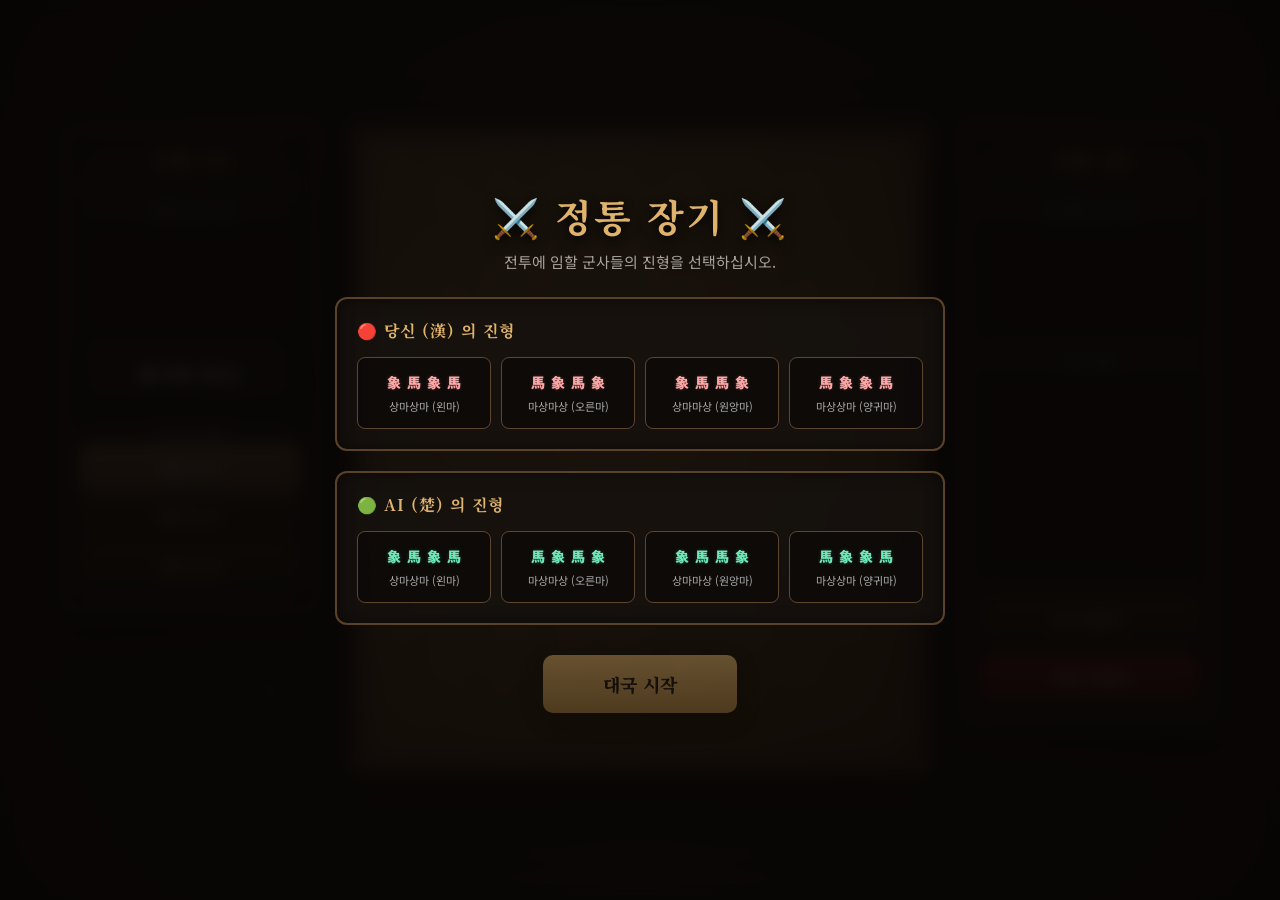
<file: korean_janggi_premium.html>
<!DOCTYPE html>
<html lang="ko">
<head>
  <meta charset="UTF-8">
  <meta name="viewport" content="width=device-width, initial-scale=1.0, maximum-scale=1.0, user-scalable=no">
  <title>정통 프로 장기 — Korean Janggi Premium</title>
  <link href="https://fonts.googleapis.com/css2?family=Noto+Serif+KR:wght@600;900&family=Noto+Sans+KR:wght@400;700;900&display=swap" rel="stylesheet">
  
  <style>
    * { margin: 0; padding: 0; box-sizing: border-box; }
    
    body {
      background: #0d0a07;
      color: #e0d5c0;
      font-family: 'Noto Sans KR', sans-serif;
      display: flex;
      justify-content: center;
      align-items: center;
      min-height: 100vh;
      overflow-x: hidden;
      user-select: none;
      -webkit-user-select: none;
    }
    
    body::before {
      content: '';
      position: fixed;
      top: 0;
      left: 0;
      width: 100%;
      height: 100%;
      z-index: -1;
      background: radial-gradient(circle at center, #231b14 0%, #080605 100%);
    }

    #app {
      display: flex;
      gap: 30px;
      align-items: flex-start;
      position: relative;
      z-index: 1;
      padding: 20px;
      max-width: 1200px;
      width: 100%;
      justify-content: center;
    }

    /* 측면 판넬 업그레이드 */
    .side-panel {
      width: 260px;
      background: rgba(22, 17, 13, 0.93);
      border: 2px solid #5d4630;
      border-radius: 16px;
      padding: 20px;
      box-shadow: 0 20px 40px rgba(0,0,0,0.85), inset 0 0 24px rgba(0,0,0,0.6);
      display: flex;
      flex-direction: column;
      gap: 15px;
      backdrop-filter: blur(10px);
    }
    
    .side-panel h2 {
      font-family: 'Noto Serif KR', serif;
      font-size: 18px;
      color: #dfb36c;
      text-align: center;
      letter-spacing: 1.5px;
      text-shadow: 0 2px 4px rgba(0,0,0,0.8);
      border-bottom: 2px solid #4a3724;
      padding-bottom: 12px;
      display: flex;
      align-items: center;
      justify-content: center;
      gap: 8px;
    }

    .captured-area {
      min-height: 110px;
      display: flex;
      flex-wrap: wrap;
      gap: 6px;
      justify-content: center;
      align-content: flex-start;
      padding: 12px;
      background: rgba(8, 6, 5, 0.6);
      border: 1px solid #3c2d1e;
      border-radius: 8px;
      box-shadow: inset 0 0 12px rgba(0,0,0,0.9);
    }

    .cap-piece {
      font-family: 'Noto Serif KR', serif;
      font-size: 13px;
      width: 32px;
      height: 36px;
      display: flex;
      align-items: center;
      justify-content: center;
      clip-path: polygon(30% 0%, 70% 0%, 100% 20%, 100% 80%, 70% 100%, 30% 100%, 0% 80%, 0% 20%);
      font-weight: 900;
      box-shadow: inset 0 0 6px rgba(0,0,0,0.8), 0 3px 6px rgba(0,0,0,0.5);
      border: 1px solid rgba(255,255,255,0.1);
    }
    
    .cap-cho { 
      background: linear-gradient(135deg, #165235 0%, #0d3823 100%); 
      color: #6ee7b7; 
      text-shadow: 0 1px 2px #000;
    }
    
    .cap-han { 
      background: linear-gradient(135deg, #8c2020 0%, #5c1111 100%); 
      color: #fca5a5; 
      text-shadow: 0 1px 2px #000;
    }

    .turn-indicator {
      padding: 14px;
      border-radius: 10px;
      text-align: center;
      font-weight: 900;
      font-size: 16px;
      letter-spacing: 1px;
      text-shadow: 0 2px 4px rgba(0,0,0,0.8);
      box-shadow: 0 8px 20px rgba(0,0,0,0.4);
      transition: all 0.3s cubic-bezier(0.4, 0, 0.2, 1);
    }
    
    .turn-han { 
      background: linear-gradient(180deg, #c53030, #741b1b); 
      border: 2px solid #ef4444; 
      color: #fff; 
      box-shadow: 0 0 20px rgba(239,68,68,0.35); 
    }
    
    .turn-cho { 
      background: linear-gradient(180deg, #15803d, #14532d); 
      border: 2px solid #22c55e; 
      color: #fff; 
      box-shadow: 0 0 20px rgba(34,197,94,0.35); 
    }

    /* 대국 설정 버튼 군 */
    .diff-btn, .action-btn {
      display: block;
      width: 100%;
      padding: 12px;
      margin: 4px 0;
      border: 1px solid #5d4630;
      background: linear-gradient(180deg, #302316, #16100a);
      color: #dfb36c;
      border-radius: 8px;
      cursor: pointer;
      font-size: 13px;
      font-weight: bold;
      transition: all 0.2s ease;
      font-family: 'Noto Sans KR', sans-serif;
      text-shadow: 0 1px 2px #000;
    }
    
    .diff-btn:hover, .action-btn:hover { 
      background: linear-gradient(180deg, #4d3925, #271d12); 
      color: #fff;
      border-color: #dfb36c;
    }
    
    .diff-btn.active { 
      background: linear-gradient(180deg, #8a6538, #5a4228); 
      color: #fff; 
      border-color: #dfb36c; 
      box-shadow: 0 0 12px rgba(223,179,108,0.4); 
    }

    #board-wrap { 
      position: relative; 
      display: flex;
      flex-direction: column;
      align-items: center;
    }
    
    /* 프로장기 나무판 질감 강화 */
    #board-container {
      box-sizing: content-box;
      position: relative; 
      width: 560px; 
      height: 630px;
      background-image:
        radial-gradient(circle at 50% 50%, rgba(255,255,255,0.08) 0%, rgba(0,0,0,0.35) 100%),
        url("data:image/svg+xml,%3Csvg xmlns='http://www.w3.org/2000/svg' width='120' height='120' viewBox='0 0 100 100'%3E%3Cfilter id='woodNoise'%3E%3CfeTurbulence type='fractalNoise' baseFrequency='0.03' numOctaves='3' stitchTiles='stitch'/%3E%3CfeColorMatrix type='matrix' values='0 0 0 0 0 0 0 0 0 0 0 0 0 0 0 0 0 0 0.12 0'/%3E%3C/filter%3E%3Crect width='100' height='100' filter='url(%23woodNoise)'/%3E%3C/svg%3E"),
        linear-gradient(135deg, #d89f5c 0%, #a46d32 100%);
      border: 10px solid #4a2f18; 
      border-radius: 12px;
      box-shadow: 0 25px 60px rgba(0,0,0,0.9), inset 0 0 30px rgba(0,0,0,0.5);
    }
    
    #board-canvas { 
      position: absolute; 
      top: 0; 
      left: 0; 
      z-index: 1; 
      pointer-events: none; 
    }
    
    #pieces-layer { 
      position: absolute; 
      top: 0; 
      left: 0; 
      width: 100%; 
      height: 100%; 
      z-index: 5; 
      pointer-events: none; 
    }

    /* 전통 목조 기품을 담은 3D 입체 기물 스타일 */
    .piece {
      position: absolute; 
      width: 54px; 
      height: 60px;
      clip-path: polygon(30% 0%, 70% 0%, 100% 20%, 100% 80%, 70% 100%, 30% 100%, 0% 80%, 0% 20%);
      display: flex; 
      align-items: center; 
      justify-content: center;
      font-weight: 900; 
      font-family: 'Noto Serif KR', serif;
      cursor: pointer; 
      pointer-events: auto;
      transition: left 0.3s cubic-bezier(0.25, 0.8, 0.25, 1), 
                  top 0.3s cubic-bezier(0.25, 0.8, 0.25, 1), 
                  transform 0.15s ease, 
                  filter 0.15s ease;
      box-shadow: 0 6px 14px rgba(0,0,0,0.7);
      transform: translate(-50%, -50%);
      border: 1px solid rgba(0,0,0,0.3);
    }
    
    .piece::after {
      content: ''; 
      position: absolute; 
      inset: 3px; 
      border: 1px solid rgba(255, 255, 255, 0.25);
      clip-path: polygon(30% 0%, 70% 0%, 100% 20%, 100% 80%, 70% 100%, 30% 100%, 0% 80%, 0% 20%);
    }
    
    .piece-han { 
      color: #b91c1c; 
      text-shadow: 0px 1px 1px rgba(255,255,255,0.7), 0px -1px 1px rgba(0,0,0,0.6); 
      background-image:
        linear-gradient(135deg, rgba(255,255,255,0.22) 0%, transparent 50%, rgba(0,0,0,0.55) 100%),
        linear-gradient(90deg, #eedbc5, #cfac88);
    }
    
    .piece-cho { 
      color: #065f46; 
      text-shadow: 0px 1px 1px rgba(255,255,255,0.7), 0px -1px 1px rgba(0,0,0,0.6); 
      font-family: 'Georgia', serif; 
      font-style: italic; 
      padding-right: 4px;
      background-image:
        linear-gradient(135deg, rgba(255,255,255,0.22) 0%, transparent 50%, rgba(0,0,0,0.55) 100%),
        linear-gradient(90deg, #e0efdf, #aacda4);
    }
    
    .piece:hover { 
      transform: translate(-50%, -50%) scale(1.08) translateY(-4px); 
      z-index: 20; 
      filter: brightness(1.1); 
      box-shadow: 0 12px 20px rgba(0,0,0,0.8);
    }
    
    .piece.selected { 
      animation: pulse-select 1.2s infinite ease-in-out; 
      z-index: 20; 
      filter: brightness(1.2) drop-shadow(0 0 10px #dfb36c); 
    }

    .piece-captured {
      transition: transform 0.4s cubic-bezier(0.6, -0.28, 0.735, 0.045), opacity 0.4s ease-in !important;
      transform: translate(-50%, -50%) scale(0) rotate(90deg) !important;
      opacity: 0 !important; 
      pointer-events: none !important; 
      z-index: 1 !important;
    }

    .size-L { font-size: 32px; } 
    .size-M { font-size: 24px; } 
    .size-S { font-size: 19px; }

    /* === 이동 표시기 강화 === */
    .valid-move {
      position: absolute; 
      width: 56px; 
      height: 60px; 
      z-index: 30; 
      pointer-events: auto; 
      cursor: pointer; 
      transform: translate(-50%, -50%);
      display: flex; 
      justify-content: center; 
      align-items: center;
      background: transparent;
    }
    
    .valid-move::after {
      content: ''; 
      display: block;
      width: 14px; 
      height: 14px; 
      border-radius: 50%;
      background: rgba(223, 179, 108, 0.95); 
      box-shadow: 0 0 12px #dfb36c, inset 0 0 3px #fff;
      animation: pulse-move-new 0.8s infinite alternate ease-in-out;
    }
    
    .valid-move.capture::after {
      width: 50px; 
      height: 56px; 
      background: none; 
      border-radius: 0;
      border: 3px solid #ef4444; 
      box-shadow: 0 0 15px #ef4444, inset 0 0 8px rgba(239,68,68,0.3);
      clip-path: polygon(30% 0%, 70% 0%, 100% 20%, 100% 80%, 70% 100%, 30% 100%, 0% 80%, 0% 20%);
      animation: pulse-cap-new 0.6s infinite alternate ease-in-out;
    }

    /* 마지막 착수 표시 하이라이트 스타일 */
    .last-move-marker {
      position: absolute;
      width: 50px;
      height: 56px;
      transform: translate(-50%, -50%);
      background: rgba(250, 204, 21, 0.25);
      border: 2px dashed #facc15;
      pointer-events: none;
      z-index: 2;
      clip-path: polygon(30% 0%, 70% 0%, 100% 20%, 100% 80%, 70% 100%, 30% 100%, 0% 80%, 0% 20%);
      animation: pulse-marker 1.5s infinite alternate ease-in-out;
    }

    @keyframes pulse-marker {
      from { background: rgba(250, 204, 21, 0.15); border-color: rgba(250, 204, 21, 0.6); }
      to { background: rgba(250, 204, 21, 0.35); border-color: rgba(250, 204, 21, 1); }
    }

    @keyframes pulse-select { 
      0%, 100% { transform: translate(-50%, -50%) scale(1.05); } 
      50% { transform: translate(-50%, -50%) scale(1.15) translateY(-2px); } 
    }
    @keyframes pulse-move-new { 
      from { transform: scale(0.9); opacity: 0.7; } 
      to { transform: scale(1.35); opacity: 1; } 
    }
    @keyframes pulse-cap-new { 
      from { transform: scale(1); opacity: 0.8; } 
      to { transform: scale(1.08); opacity: 1; } 
    }

    /* 반투명 오버레이 모달 설계 */
    .overlay {
      display: none; 
      position: fixed; 
      inset: 0; 
      background: rgba(8, 6, 5, 0.9);
      z-index: 100; 
      justify-content: center; 
      align-items: center; 
      flex-direction: column; 
      backdrop-filter: blur(8px);
    }
    
    .overlay.show { display: flex; }
    
    .overlay h1 { 
      font-family: 'Noto Serif KR', serif;
      font-size: 38px; 
      color: #dfb36c; 
      margin-bottom: 8px; 
      text-shadow: 0 4px 12px rgba(0,0,0,0.9); 
      letter-spacing: 2px;
    }
    
    .overlay p { 
      font-size: 15px; 
      color: #a8a29e; 
      margin-bottom: 25px; 
    }

    /* 프로장기 스타일 대형 장군(Check) 연출 레이어 */
    #check-overlay {
      position: absolute;
      top: 50%;
      left: 50%;
      transform: translate(-50%, -50%) scale(0.5);
      font-family: 'Noto Serif KR', serif;
      font-size: 64px;
      font-weight: 900;
      color: #ef4444;
      text-shadow: 0 0 25px rgba(239, 68, 68, 0.7), 0 4px 15px #000;
      letter-spacing: 4px;
      z-index: 90;
      pointer-events: none;
      opacity: 0;
      display: none;
      text-align: center;
      width: 100%;
    }

    .animate-check {
      display: block !important;
      animation: check-fade-in-out 1.2s cubic-bezier(0.175, 0.885, 0.32, 1.275) forwards;
    }

    @keyframes check-fade-in-out {
      0% { transform: translate(-50%, -50%) scale(0.4); opacity: 0; }
      20% { transform: translate(-50%, -50%) scale(1.1); opacity: 1; }
      40% { transform: translate(-50%, -50%) scale(1.0); opacity: 1; }
      80% { transform: translate(-50%, -50%) scale(1.0); opacity: 1; filter: brightness(1.3); }
      100% { transform: translate(-50%, -50%) scale(1.2); opacity: 0; }
    }

    /* ==========================================
       진형 선택 창 디자인
       ========================================== */
    .setup-sections-container {
      display: flex;
      flex-direction: column;   
      gap: 20px;                
      width: 100%;
      max-width: 640px;         
      margin-bottom: 30px;
      padding: 0 15px;
      box-sizing: border-box;
    }

    .setup-section { 
      background: rgba(22, 17, 13, 0.85);
      border: 2px solid #5a4228;
      border-radius: 12px;
      padding: 20px;
      box-shadow: inset 0 0 15px rgba(0, 0, 0, 0.5);
      width: 100%;
    }

    .setup-section h3 { 
      color: #dfb36c; 
      margin-bottom: 15px; 
      font-size: 16px; 
      font-family: 'Noto Serif KR', serif;
      letter-spacing: 1px;
    }

    .setup-cards { 
      display: flex !important; 
      flex-direction: row !important; 
      flex-wrap: nowrap !important;   
      gap: 10px; 
      justify-content: space-between; 
      width: 100%;
      box-sizing: border-box;
    }

    .setup-card {
      flex: 1 1 0% !important; 
      padding: 14px 4px; 
      border: 1px solid #5d4630; 
      border-radius: 8px;
      background: rgba(8, 6, 5, 0.6); 
      cursor: pointer; 
      transition: all 0.2s cubic-bezier(0.4, 0, 0.2, 1);
      display: flex;
      flex-direction: column;
      align-items: center;
      gap: 6px;
      min-width: 0; 
    }

    .setup-card:hover { 
      background: rgba(77, 57, 37, 0.3); 
      border-color: #dfb36c; 
      transform: translateY(-3px); 
    }

    .setup-card.selected { 
      border: 2px solid #dfb36c; 
      background: linear-gradient(180deg, #4d3925, #271d12);
      box-shadow: 0 0 15px rgba(223, 179, 108, 0.25); 
    }

    .card-diagram { 
      font-size: 14px; 
      font-weight: 900; 
      letter-spacing: 1px; 
      white-space: nowrap;
    }

    .setup-card .cho-text { color: #6ee7b7; text-shadow: 0 0 4px rgba(110,231,183,0.2); }
    .setup-card .han-text { color: #fca5a5; text-shadow: 0 0 4px rgba(252,165,165,0.2); }

    @media (max-width: 600px) {
      .setup-cards {
        grid-template-cols: repeat(2, 1fr); 
        gap: 8px;
      }
      .setup-section {
        padding: 15px 10px;
      }
      .card-diagram {
        font-size: 12px; 
      }
    }

    .big-btn {
      padding: 16px 60px; 
      font-size: 18px; 
      font-weight: 900; 
      background: linear-gradient(180deg, #dfb36c, #a47c3e);
      color: #1c130c; 
      border: none; 
      border-radius: 10px; 
      cursor: pointer; 
      box-shadow: 0 8px 24px rgba(0,0,0,0.5);
      font-family: 'Noto Serif KR', serif; 
      transition: 0.2s ease; 
      opacity: 0.4; 
      pointer-events: none;
    }

    .big-btn:disabled {
      cursor: not-allowed;
    }
    
    .big-btn.ready { 
      opacity: 1; 
      pointer-events: auto; 
    }
    
    .big-btn.ready:hover { 
      transform: scale(1.04); 
      filter: brightness(1.15); 
      box-shadow: 0 12px 30px rgba(223, 179, 108, 0.3);
    }

    #move-log {
      height: 200px; 
      overflow-y: auto; 
      font-size: 11px; 
      color: #c8c3bc; 
      padding: 10px;
      background: rgba(8, 6, 5, 0.6); 
      border: 1px solid #3c2d1e;
      border-radius: 8px; 
      box-shadow: inset 0 0 8px rgba(0,0,0,0.9);
    }
    
    #move-log::-webkit-scrollbar { width: 5px; }
    #move-log::-webkit-scrollbar-thumb { background: #4a3724; border-radius: 3px; }
    
    .log-row { 
      padding: 6px 0; 
      border-bottom: 1px solid rgba(255,255,255,0.03); 
    }

    .blood-slash { 
      position: absolute; 
      width: 80px; 
      height: 8px; 
      background: #ef4444; 
      border-radius: 4px; 
      z-index: 50; 
      pointer-events: none; 
      opacity: 0; 
      transform: translate(-50%, -50%) rotate(-45deg) scale(0); 
      animation: slash 0.3s ease-out forwards; 
    }
    
    @keyframes slash { 
      50% { transform: translate(-50%, -50%) rotate(-45deg) scale(1.5); opacity: 1; } 
      100% { transform: translate(-50%, -50%) rotate(-45deg) scale(2); opacity: 0; } 
    }

    #status-msg {
      position: absolute; 
      top: -50px; 
      left: 50%; 
      transform: translateX(-50%);
      background: rgba(185, 28, 28, 0.95); 
      color: #fff; 
      padding: 12px 24px; 
      border-radius: 30px;
      font-weight: bold; 
      font-size: 14px; 
      opacity: 0; 
      transition: 0.3s ease; 
      pointer-events: none; 
      z-index: 200; 
      box-shadow: 0 10px 25px rgba(0,0,0,0.5);
      border: 1px solid rgba(255,255,255,0.2);
      letter-spacing: 1px;
    }
    
    #status-msg.show { opacity: 1; transform: translate(-50%, 10px); }
    #status-msg.draw-msg { background: rgba(180, 134, 45, 0.95); }
    
    #ai-think { 
      position: absolute; 
      bottom: -40px; 
      left: 50%; 
      transform: translateX(-50%); 
      color: #dfb36c; 
      font-weight: bold; 
      display: none; 
      font-size: 13px;
      letter-spacing: 0.5px;
      text-shadow: 0 2px 4px #000;
      animation: pulse-glow 1.5s infinite alternate;
    }

    @keyframes pulse-glow {
      from { opacity: 0.6; }
      to { opacity: 1; }
    }

    @media (max-width: 1120px) {
      body {
        align-items: flex-start;
      }

      #app {
        flex-direction: column;
        align-items: center;
        gap: 16px;
        padding: 12px;
      }

      #board-wrap {
        order: 1;
        margin-bottom: 44px;
      }

      .side-panel {
        width: min(100%, 580px);
      }

      .side-panel:first-child {
        order: 2;
      }

      .side-panel:last-child {
        order: 3;
      }
    }

    @media (max-width: 600px) {
      .overlay {
        padding: 16px;
        overflow-y: auto;
        justify-content: flex-start;
      }

      .overlay h1 {
        font-size: 30px;
        margin-top: 18px;
      }

      .setup-sections-container {
        gap: 14px;
        padding: 0;
      }

      .setup-cards {
        flex-wrap: wrap !important;
      }

      .setup-card {
        flex: 1 1 calc(50% - 8px) !important;
      }

      .big-btn {
        width: min(100%, 320px);
        padding: 14px 20px;
      }
    }
  </style>
</head>
<body>
<div id="app">
  <!-- 왼쪽 전황 패널 (초 나라 / AI) -->
  <div class="side-panel">
    <h2><i class="fa-solid fa-robot"></i> 전황 (초)</h2>
    <div>
      <div style="font-size:11px; color:#aaa; text-align:center; margin-bottom:5px;">AI(楚)가 잃은 기물</div>
      <div id="cap-cho" class="captured-area"></div>
    </div>
    <div class="turn-indicator" id="turn-disp">漢 차례 (당신)</div>
    <div style="margin-top: 10px;" id="diff-buttons-container">
      <div style="font-size:11px; color:#aaa; text-align:center; margin-bottom:5px;">AI 난이도 설정</div>
      <button class="diff-btn active" data-level="1">초급 (Lv.1)</button>
      <button class="diff-btn" data-level="2">중급 (Lv.2)</button>
      <button class="diff-btn" data-level="3">고급 (Lv.3)</button>
    </div>
  </div>

  <!-- 중앙 장기판 메인 보드 -->
  <div id="board-wrap">
    <div id="status-msg"></div>
    <div id="board-container">
      <canvas id="board-canvas" width="560" height="630"></canvas>
      <div id="pieces-layer"></div>
      <!-- 대형 장군 연출 레이어 -->
      <div id="check-overlay">將軍 (장군)</div>
    </div>
    <div id="ai-think"><i class="fa-solid fa-bolt-lightning"></i> 적장이 전술을 구상 중입니다...</div>
  </div>

  <!-- 오른쪽 전황 패널 (한 나라 / 유저) -->
  <div class="side-panel">
    <h2><i class="fa-solid fa-user"></i> 전황 (한)</h2>
    <div>
      <div style="font-size:11px; color:#aaa; text-align:center; margin-bottom:5px;">당신(漢)이 잃은 기물</div>
      <div id="cap-han" class="captured-area"></div>
    </div>
    <div style="margin: 5px 0;" id="move-log-container">
      <div style="font-size:11px; color:#aaa; text-align:center; margin-bottom:5px;">전투 기록장</div>
      <div id="move-log"></div>
    </div>
    <div style="display: flex; flex-direction: column; gap: 5px; width: 100%;">
      <button class="action-btn" id="btn-undo"><i class="fa-solid fa-reply"></i> 한 수 물리기</button>
      <button class="action-btn" id="btn-restart" style="background:linear-gradient(180deg, #7f1d1d, #450a0a); color:#fff; border-color: #b91c1c;"><i class="fa-solid fa-flag"></i> 기권 / 재시작</button>
    </div>
  </div>
</div>

<!-- 차림 진형 선택 모달 -->
<div id="setup-overlay" class="overlay show">
  <h1>⚔️ 정통 장기 ⚔️</h1>
  <p>전투에 임할 군사들의 진형을 선택하십시오.</p>
  
  <div class="setup-sections-container">
    
    <div class="setup-section">
      <h3>🔴 당신 (漢) 의 진형</h3>
      <div class="setup-cards" id="cards-han">
        <div class="setup-card" data-side="han" data-code="smsm" id="han-smsm">
          <div class="card-diagram han-text">象 馬 象 馬</div>
          <div style="color:#aaa; font-size:11px;">상마상마 (왼마)</div>
        </div>
        <div class="setup-card" data-side="han" data-code="msms" id="han-msms">
          <div class="card-diagram han-text">馬 象 馬 象</div>
          <div style="color:#aaa; font-size:11px;">마상마상 (오른마)</div>
        </div>
        <div class="setup-card" data-side="han" data-code="smms" id="han-smms">
          <div class="card-diagram han-text">象 馬 馬 象</div>
          <div style="color:#aaa; font-size:11px;">상마마상 (원앙마)</div>
        </div>
        <div class="setup-card" data-side="han" data-code="mssm" id="han-mssm">
          <div class="card-diagram han-text">馬 象 象 馬</div>
          <div style="color:#aaa; font-size:11px;">마상상마 (양귀마)</div>
        </div>
      </div>
    </div>
    
    <div class="setup-section">
      <h3>🟢 AI (楚) 의 진형</h3>
      <div class="setup-cards" id="cards-cho">
        <div class="setup-card" data-side="cho" data-code="smsm" id="cho-smsm">
          <div class="card-diagram cho-text">象 馬 象 馬</div>
          <div style="color:#aaa; font-size:11px;">상마상마 (왼마)</div>
        </div>
        <div class="setup-card" data-side="cho" data-code="msms" id="cho-msms">
          <div class="card-diagram cho-text">馬 象 馬 象</div>
          <div style="color:#aaa; font-size:11px;">마상마상 (오른마)</div>
        </div>
        <div class="setup-card" data-side="cho" data-code="smms" id="cho-smms">
          <div class="card-diagram cho-text">象 馬 馬 象</div>
          <div style="color:#aaa; font-size:11px;">상마마상 (원앙마)</div>
        </div>
        <div class="setup-card" data-side="cho" data-code="mssm" id="cho-mssm">
          <div class="card-diagram cho-text">馬 象 象 馬</div>
          <div style="color:#aaa; font-size:11px;">마상상마 (양귀마)</div>
        </div>
      </div>
    </div>

  </div> <button class="big-btn" id="btn-start" disabled aria-disabled="true"><i class="fa-solid fa-play"></i> 대국 시작</button>
</div>

<!-- 게임 종료 모달 -->
<div id="game-over-overlay" class="overlay">
  <h1 id="end-title"></h1>
  <p id="end-desc"></p>
  <button class="big-btn ready" id="btn-gameover-retry"><i class="fa-solid fa-rotate-left"></i> 다시 도전하기</button>
</div>

<script>
/**
 * ======================================================
 * KOREAN JANGGI — IMPROVED ENGINE (CSP COMPLIANT)
 * ======================================================
 */

// === SOUND ENGINE ===
var Sound = {
  ctx: null,
  init: function() { if (!this.ctx) this.ctx = new (window.AudioContext || window.webkitAudioContext)(); },
  play: function(freq, type, dur, vol) {
    if (!this.ctx) return;
    try { 
      var o = this.ctx.createOscillator(), g = this.ctx.createGain(); 
      o.type = type; 
      o.frequency.value = freq;
      g.gain.setValueAtTime(vol||0.1, this.ctx.currentTime); 
      g.gain.exponentialRampToValueAtTime(0.01, this.ctx.currentTime + dur);
      o.connect(g); 
      g.connect(this.ctx.destination); 
      o.start(); 
      o.stop(this.ctx.currentTime + dur); 
    } catch(e) {}
  },
  move: function(){ this.play(150,'triangle',0.12,0.35); },
  capture: function(){ this.play(280,'square',0.18,0.22); this.play(95,'sawtooth',0.28,0.32); },
  check: function(){ this.play(580,'sine',0.45,0.3); this.play(340,'sawtooth',0.35,0.25); },
  error: function(){ this.play(190,'sawtooth',0.2,0.12); }
};
document.body.addEventListener('click', function(){ Sound.init(); }, {once:true});

// === CONSTANTS & PST ===
var COLS=9, ROWS=10, CW=56, CH=60, OX=56, OY=45;
var HAN='han', CHO='cho';
var TYPE = {K:'K',R:'R',H:'H',E:'E',C:'C',A:'A',S:'S'};
var TEXT = {
  han:{K:'漢',R:'車',H:'馬',E:'象',C:'包',A:'士',S:'兵'}, 
  cho:{K:'楚',R:'車',H:'馬',E:'象',C:'包',A:'士',S:'卒'}
};
var SIZE_MAP = {K:'L',R:'M',H:'M',E:'M',C:'M',A:'S',S:'S'};
var VALS = {K:10000,R:130,C:70,H:50,E:30,A:30,S:20};

var PST = {
  S:[[0,0,0,0,0,0,0,0,0],[0,0,0,0,0,0,0,0,0],[0,0,0,0,0,0,0,0,0],[0,0,2,0,4,0,2,0,0],[4,0,6,0,8,0,6,0,4],[6,8,10,10,12,10,10,8,6],[8,10,12,12,14,12,12,10,8],[10,12,14,14,16,14,14,12,10],[12,14,14,16,18,16,14,14,12],[14,16,16,18,20,18,16,16,14]],
  H:[[-4,-2,0,2,2,2,0,-2,-4],[-2,0,4,4,6,4,4,0,-2],[0,4,6,8,8,8,6,4,0],[2,4,8,10,10,10,8,4,2],[2,6,8,10,12,10,8,6,2],[2,6,8,10,12,10,8,6,2],[2,4,8,10,10,10,8,4,2],[0,4,6,8,8,8,6,4,0],[-2,0,4,4,6,4,4,0,-2],[-4,-2,0,2,2,2,0,-2,-4]],
  E:[[0,0,2,0,0,0,2,0,0],[0,2,4,2,0,2,4,2,0],[2,4,6,4,2,4,6,4,2],[0,4,4,6,4,6,4,4,0],[0,2,4,4,4,4,4,2,0],[0,2,4,4,4,4,4,2,0],[0,4,4,6,4,6,4,4,0],[2,4,6,4,2,4,6,4,2],[0,2,4,2,0,2,4,2,0],[0,0,2,0,0,0,2,0,0]],
  R:[[0,0,2,4,4,4,2,0,0],[0,2,4,4,6,4,4,2,0],[2,4,4,4,6,4,4,4,2],[4,4,4,6,6,6,4,4,4],[4,4,6,6,8,6,6,4,4],[4,4,6,6,8,6,6,4,4],[4,4,4,6,6,6,4,4,4],[2,4,4,4,6,4,4,4,2],[0,2,4,4,6,4,4,2,0],[0,0,2,4,4,4,2,0,0]],
  C:[[0,0,2,4,4,4,2,0,0],[0,2,4,4,6,4,4,2,0],[0,4,6,6,8,6,6,4,0],[2,4,6,6,8,6,6,4,2],[4,4,6,6,8,6,6,4,4],[4,4,6,6,8,6,6,4,4],[2,4,6,6,8,6,6,4,2],[0,4,6,6,8,6,6,4,0],[0,2,4,4,6,4,4,2,0],[0,0,2,4,4,4,2,0,0]],
  K:[[0,0,0,0,2,0,0,0,0],[0,0,0,2,6,2,0,0,0],[0,0,0,0,2,0,0,0,0],[0,0,0,0,0,0,0,0,0],[0,0,0,0,0,0,0,0,0],[0,0,0,0,0,0,0,0,0],[0,0,0,0,0,0,0,0,0],[0,0,0,2,0,0,0,0],[0,0,0,2,6,2,0,0,0],[0,0,0,0,2,0,0,0,0]],
  A:[[0,0,0,2,0,2,0,0,0],[0,0,0,0,6,0,0,0,0],[0,0,0,2,0,2,0,0,0],[0,0,0,0,0,0,0,0,0],[0,0,0,0,0,0,0,0,0],[0,0,0,0,0,0,0,0,0],[0,0,0,0,0,0,0,0,0],[0,0,0,2,0,2,0,0,0],[0,0,0,0,6,0,0,0,0],[0,0,0,2,0,2,0,0,0]]
};

var SETUPS = {
  'smsm':[TYPE.E,TYPE.H,TYPE.E,TYPE.H],
  'msms':[TYPE.H,TYPE.E,TYPE.H,TYPE.E],
  'smms':[TYPE.E,TYPE.H,TYPE.H,TYPE.E],
  'mssm':[TYPE.H,TYPE.E,TYPE.E,TYPE.H]
};

// === GAME STATE ===
var setupConf = {han:null,cho:null};
var board=[], turn=HAN, selected=null, validMoves=[];
var moveHistory=[], capHan=[], capCho=[];
var lastMove = null; 
var gameOver=false, aiThinking=false, aiDepth=2;
var pieceIdCounter=0;
var pieceElements = new Map();
var positionCounts = {};
var movesWithoutCapture = 0;
var aiJobId = 0;

function makePiece(type,color){ return {t:type,c:color,id:pieceIdCounter++}; }

function boardHash(b, sideToMove){
  var h='';
  for(var r=0;r<ROWS;r++) for(var c=0;c<COLS;c++) h += b[r][c] ? (b[r][c].c[0]+b[r][c].t) : '..';
  return h+(sideToMove||turn)[0];
}

// === PURE ENGINE FUNCTIONS ===
function inBounds(r,c){ return r>=0 && r<ROWS && c>=0 && c<COLS; }
function isPalace(r,c){ return c>=3 && c<=5 && (r<=2 || r>=7); }

function getPalaceLines(r,c){
  var pts=[], centers=[[1,4],[8,4]];
  for(var i=0;i<centers.length;i++){
    var cr=centers[i][0],cc=centers[i][1];
    if(r===cr&&c===cc){ pts.push([cr-1,cc-1],[cr-1,cc+1],[cr+1,cc-1],[cr+1,cc+1]); }
    else if(Math.abs(r-cr)===1&&Math.abs(c-cc)===1){ pts.push([cr,cc]); }
  }
  return pts;
}

function getMoves(b,r,c){
  var p=b[r][c]; if(!p) return [];
  var moves=[],color=p.c,enemy=color===HAN?CHO:HAN;
  var deltas,nd,paths,i,nr,nc,jumped,t;

  function add(nr,nc){
    if(inBounds(nr,nc)){ t=b[nr][nc]; if(!t||t.c===enemy) moves.push({r:nr,c:nc}); return !t; }
    return false;
  }

  if(p.t===TYPE.K||p.t===TYPE.A){
    deltas=[[0,1],[0,-1],[1,0],[-1,0]];
    for(i=0;i<4;i++){ if(isPalace(r+deltas[i][0],c+deltas[i][1])) add(r+deltas[i][0],c+deltas[i][1]); }
    var plines=getPalaceLines(r,c);
    for(i=0;i<plines.length;i++) add(plines[i][0],plines[i][1]);
  }

  if(p.t===TYPE.R){
    deltas=[[0,1],[0,-1],[1,0],[-1,0]];
    for(i=0;i<4;i++){ nr=r+deltas[i][0]; nc=c+deltas[i][1]; while(add(nr,nc)){nr+=deltas[i][0];nc+=deltas[i][1];} }
    var rlines=getPalaceLines(r,c);
    for(i=0;i<rlines.length;i++){
      if(add(rlines[i][0],rlines[i][1])&&Math.abs(r-rlines[i][0])===1){
        var oppR=rlines[i][0]+(rlines[i][0]-r),oppC=rlines[i][1]+(rlines[i][1]-c);
        if(isPalace(oppR,oppC)) add(oppR,oppC);
      }
    }
  }

  if(p.t===TYPE.C){
    deltas=[[0,1],[0,-1],[1,0],[-1,0]];
    for(i=0;i<4;i++){
      nr=r+deltas[i][0]; nc=c+deltas[i][1]; jumped=false;
      while(inBounds(nr,nc)){
        t=b[nr][nc];
        if(!jumped){ 
          if(t){
            if(t.t===TYPE.C) break; // 포는 포를 다리로 삼을 수 없음
            jumped=true;
          } 
        }
        else{ 
          if(t){
            if(t.t===TYPE.C) break; // 포는 포를 잡을 수 없음
            if(t.c===enemy) moves.push({r:nr,c:nc}); 
            break;
          } 
          else moves.push({r:nr,c:nc}); 
        }
        nr+=deltas[i][0]; nc+=deltas[i][1];
      }
    }
    var palaceCenters=[[1,4],[8,4]];
    for(i=0;i<palaceCenters.length;i++){
      var pcr=palaceCenters[i][0],pcc=palaceCenters[i][1];
      if(Math.abs(r-pcr)===1&&Math.abs(c-pcc)===1){
        var tCenter=b[pcr][pcc];
        if(tCenter && tCenter.t!==TYPE.C){ // 대각선 다리도 포는 불가능
          var cOppR=pcr+(pcr-r),cOppC=pcc+(pcc-c);
          if(inBounds(cOppR,cOppC)){
            var tOpp=b[cOppR][cOppC];
            if(!tOpp || (tOpp.c===enemy && tOpp.t!==TYPE.C)) moves.push({r:cOppR,c:cOppC});
          }
        }
      }
    }
  }

  if(p.t===TYPE.H){
    nd=[[-1,0,-2,-1],[-1,0,-2,1],[1,0,2,-1],[1,0,2,1],[0,-1,-1,-2],[0,-1,1,-2],[0,1,-1,2],[0,1,1,2]];
    for(i=0;i<8;i++){ if(inBounds(r+nd[i][0],c+nd[i][1])&&!b[r+nd[i][0]][c+nd[i][1]]) add(r+nd[i][2],c+nd[i][3]); }
  }

  if(p.t===TYPE.E){
    paths=[[[-1,0],[-2,-1],[-3,-2]],[[-1,0],[-2,1],[-3,2]],[[1,0],[2,-1],[3,-2]],[[1,0],[2,1],[3,2]],
           [[0,-1],[-1,-2],[-2,-3]],[[0,-1],[1,-2],[2,-3]],[[0,1],[-1,2],[-2,3]],[[0,1],[1,2],[2,3]]];
    for(i=0;i<paths.length;i++){
      if(inBounds(r+paths[i][0][0],c+paths[i][0][1])&&!b[r+paths[i][0][0]][c+paths[i][0][1]])
        if(inBounds(r+paths[i][1][0],c+paths[i][1][1])&&!b[r+paths[i][1][0]][c+paths[i][1][1]])
          add(r+paths[i][2][0],c+paths[i][2][1]);
    }
  }

  if(p.t===TYPE.S){
    var fwd=color===HAN?-1:1;
    add(r+fwd,c); add(r,c-1); add(r,c+1);
    var slines=getPalaceLines(r,c);
    for(i=0;i<slines.length;i++){
      if((color===HAN&&slines[i][0]<r)||(color===CHO&&slines[i][0]>r)) add(slines[i][0],slines[i][1]);
    }
  }
  return moves;
}

// 어떤 기물들이 장군을 부르고 있는지 배열로 반환하는 핵심 체크 연산 함수
function getCheckers(b, color) {
  var kr=-1, kc=-1, r, c;
  for(r=0; r<ROWS; r++){
    for(c=0; c<COLS; c++){
      if(b[r][c] && b[r][c].t===TYPE.K && b[r][c].c===color){ kr=r; kc=c; break; }
    }
    if(kr!==-1) break;
  }
  if(kr===-1) return [];

  var enemy = color===HAN?CHO:HAN;
  var checkers = [];

  for(r=0; r<ROWS; r++){
    for(c=0; c<COLS; c++){
      var p = b[r][c]; if(!p || p.c!==enemy) continue;
      
      // 최적화: 유효 거리 및 궁성 외부 기물 검사 차단
      var dr = Math.abs(r-kr), dc = Math.abs(c-kc);
      if(p.t===TYPE.S && (dr>1 || dc>1)) continue;
      if((p.t===TYPE.A || p.t===TYPE.K) && (dr>2 || dc>2)) continue;
      if(p.t===TYPE.H && (dr>2 || dc>2)) continue;
      if(p.t===TYPE.E && (dr>3 || dc>3)) continue;
      if((p.t===TYPE.R || p.t===TYPE.C) && r!==kr && c!==kc){
        if(!isPalace(r,c) || !isPalace(kr,kc) || dr>2 || dc>2) continue;
      }

      var mvs = getMoves(b, r, c);
      for(var i=0; i<mvs.length; i++){
        if(mvs[i].r===kr && mvs[i].c===kc) {
          // 중요 버그 수정: 포가 장군을 칠 때, 궁 바로 앞에 또 다른 포가 수비벽 형태로 버티고 있다면 유효한 장군이 아님!
          if (p.t === TYPE.C) {
            // 공격하는 포(p)와 아군 왕(K) 사이의 한가운데 기물(다리) 검사
            var bridgePiece = null;
            if (r === kr) { // 가로 방향
              var step = c < kc ? 1 : -1;
              for (var tc = c + step; tc !== kc; tc += step) {
                if (b[r][tc]) { bridgePiece = b[r][tc]; break; }
              }
            } else if (c === kc) { // 세로 방향
              var step = r < kr ? 1 : -1;
              for (var tr = r + step; tr !== kr; tr += step) {
                if (b[tr][c]) { bridgePiece = b[tr][c]; break; }
              }
            } else { // 궁성 내 대각선 사선 방향
              var pcr = 1, pcc = 4;
              if (color === HAN) pcr = 8;
              if (r === pcr && c === pcc) { /* 왕이 구석에 있고 포가 중심에 있는 경우 등 */ }
              else if (b[pcr][pcc]) { bridgePiece = b[pcr][pcc]; }
            }
            // 만약 다리 역할을 하는 중간 기물이 '포(C)'라면 정통 규칙상 포장군 성립 불가 (무시)
            if (bridgePiece && bridgePiece.t === TYPE.C) continue;
          }
          
          checkers.push(p.t);
        }
      }
    }
  }
  return checkers;
}

function isCheck(b, color){
  return getCheckers(b, color).length > 0;
}

function getLegalMoves(b,r,c){
  var p=b[r][c]; if(!p) return [];
  var moves=getMoves(b,r,c),result=[];
  for(var i=0;i<moves.length;i++){
    var m=moves[i],sim=b.map(function(row){return row.slice();});
    sim[m.r][m.c]=sim[r][c]; sim[r][c]=null;
    if(!isCheck(sim,p.c)) result.push(m);
  }
  return result;
}

function hasLegalMove(b,color){
  for(var r=0;r<ROWS;r++) for(var c=0;c<COLS;c++)
    if(b[r][c]&&b[r][c].c===color&&getLegalMoves(b,r,c).length>0) return true;
  return false;
}

function evalBoard(b){
  var score=0;
  for(var r=0;r<ROWS;r++) for(var c=0;c<COLS;c++){
    var p=b[r][c]; if(!p)continue;
    var v=VALS[p.t], pstRow=p.c===CHO?r:9-r;
    v+=PST[p.t][pstRow][c];
    score+=(p.c===CHO)?v:-v;
  }
  return score;
}

function minimax(b,depth,alpha,beta,isMax){
  if(depth===0)return evalBoard(b);
  var color=isMax?CHO:HAN,moves=[],r,c,i,m,sim,v;
  for(r=0;r<ROWS;r++) for(c=0;c<COLS;c++){
    if(b[r][c]&&b[r][c].c===color){
      var pm=getLegalMoves(b,r,c);
      for(i=0;i<pm.length;i++) moves.push({fr:r,fc:c,tr:pm[i].r,tc:pm[i].c,cap:b[pm[i].r][pm[i].c]});
    }
  }
  if(moves.length===0) return isMax?-99999:99999;
  moves.sort(function(a,b){return(b.cap?VALS[b.cap.t]:0)-(a.cap?VALS[a.cap.t]:0);});
  if(isMax){
    var max=-Infinity;
    for(i=0;i<moves.length;i++){m=moves[i];sim=b.map(function(row){return row.slice();});sim[m.tr][m.tc]=sim[m.fr][m.fc];sim[m.fr][m.fc]=null;v=minimax(sim,depth-1,alpha,beta,false);if(v>max)max=v;if(v>alpha)alpha=v;if(beta<=alpha)break;}
    return max;
  }else{
    var min=Infinity;
    for(i=0;i<moves.length;i++){m=moves[i];sim=b.map(function(row){return row.slice();});sim[m.tr][m.tc]=sim[m.fr][m.fc];sim[m.fr][m.fc]=null;v=minimax(sim,depth-1,alpha,beta,true);if(v<min)min=v;if(v<beta)beta=v;if(beta<=alpha)break;}
    return min;
  }
}

function runAISearch(boardData,depth){
  var bestVal=-Infinity,bestMoves=[];
  for(var r=0;r<ROWS;r++) for(var c=0;c<COLS;c++){
    if(boardData[r][c]&&boardData[r][c].c===CHO){
      var moves=getLegalMoves(boardData,r,c);
      for(var i=0;i<moves.length;i++){
        var m=moves[i],sim=boardData.map(function(row){return row.slice();});
        sim[m.r][m.c]=sim[r][c]; sim[r][c]=null;
        var v=minimax(sim,depth-1,-Infinity,Infinity,false);
        if(v>bestVal){bestVal=v;bestMoves=[{fr:r,fc:c,tr:m.r,tc:m.c}];}
        else if(v===bestVal){bestMoves.push({fr:r,fc:c,tr:m.r,tc:m.c});}
      }
    }
  }
  return bestMoves;
}

// === WEB WORKER AI ===
var aiWorker=null;
function createAIWorker(){
  if(!window.Worker || !window.Blob || !window.URL) return null;
  try{
    var source=[
      'var COLS='+COLS+', ROWS='+ROWS+';',
      'var HAN='+JSON.stringify(HAN)+', CHO='+JSON.stringify(CHO)+';',
      'var TYPE='+JSON.stringify(TYPE)+';',
      'var VALS='+JSON.stringify(VALS)+';',
      'var PST='+JSON.stringify(PST)+';',
      inBounds.toString(),
      isPalace.toString(),
      getPalaceLines.toString(),
      getMoves.toString(),
      getCheckers.toString(),
      isCheck.toString(),
      getLegalMoves.toString(),
      evalBoard.toString(),
      minimax.toString(),
      runAISearch.toString(),
      'self.onmessage=function(e){',
      '  var data=e.data;',
      '  self.postMessage({jobId:data.jobId,bestMoves:runAISearch(data.board,data.depth)});',
      '};'
    ].join('\n');
    var blob=new Blob([source],{type:'application/javascript'});
    var url=URL.createObjectURL(blob);
    var worker=new Worker(url);
    worker._objectUrl=url;
    return worker;
  }catch(e){
    return null;
  }
}

function runAI(){
  aiThinking=true; document.getElementById('ai-think').style.display='block';
  var jobId=++aiJobId;
  var bd=board.map(function(row){return row.map(function(cell){return cell?{t:cell.t,c:cell.c}:null;});});
  if(aiWorker){aiWorker.postMessage({board:bd,depth:aiDepth,jobId:jobId});}
  else{setTimeout(function(){handleAIResult(runAISearch(bd,aiDepth),jobId);},50);}
}

function handleAIResult(bestMoves,jobId){
  if(jobId && jobId!==aiJobId) return;
  aiThinking=false; document.getElementById('ai-think').style.display='none';
  if(gameOver || turn!==CHO) return;
  if(bestMoves.length>0){var m=bestMoves[Math.floor(Math.random()*bestMoves.length)];executeMove(m.fr,m.fc,m.tr,m.tc);}
}

// === BOARD INIT ===
function initBoard(){
  aiJobId++;
  pieceIdCounter=0;
  pieceElements.forEach(function(el){el.remove();}); pieceElements.clear();
  board=Array.from({length:ROWS},function(){return Array(COLS).fill(null);});
  turn=HAN;selected=null;validMoves=[];moveHistory=[];capHan=[];capCho=[];gameOver=aiThinking=false;
  lastMove=null; 
  positionCounts={};movesWithoutCapture=0;

  var hArr=SETUPS[setupConf.han],cArr=SETUPS[setupConf.cho];
  board[0][0]=makePiece(TYPE.R,CHO);board[0][1]=makePiece(cArr[0],CHO);board[0][2]=makePiece(cArr[1],CHO);
  board[0][3]=makePiece(TYPE.A,CHO);board[1][4]=makePiece(TYPE.K,CHO);board[0][5]=makePiece(TYPE.A,CHO);
  board[0][6]=makePiece(cArr[2],CHO);board[0][7]=makePiece(cArr[3],CHO);board[0][8]=makePiece(TYPE.R,CHO);
  board[2][1]=makePiece(TYPE.C,CHO);board[2][7]=makePiece(TYPE.C,CHO);
  for(var i=0;i<9;i+=2) board[3][i]=makePiece(TYPE.S,CHO);

  board[9][0]=makePiece(TYPE.R,HAN);board[9][1]=makePiece(hArr[0],HAN);board[9][2]=makePiece(hArr[1],HAN);
  board[9][3]=makePiece(TYPE.A,HAN);board[8][4]=makePiece(TYPE.K,HAN);board[9][5]=makePiece(TYPE.A,HAN);
  board[9][6]=makePiece(hArr[2],HAN);board[9][7]=makePiece(hArr[3],HAN);board[9][8]=makePiece(TYPE.R,HAN);
  board[7][1]=makePiece(TYPE.C,HAN);board[7][7]=makePiece(TYPE.C,HAN);
  for(var i=0;i<9;i+=2) board[6][i]=makePiece(TYPE.S,HAN);

  positionCounts[boardHash(board, turn)]=1;
  renderBg();updateUI();renderPieces();
}

// === RENDERING ===
function renderBg(){
  var canvas=document.getElementById('board-canvas'),ctx=canvas.getContext('2d');
  ctx.clearRect(0,0,canvas.width,canvas.height);
  
  ctx.strokeStyle='rgba(66, 44, 22, 0.75)';
  ctx.lineWidth=2.5;
  for(var r=0;r<ROWS;r++){ctx.beginPath();ctx.moveTo(OX,OY+r*CH);ctx.lineTo(OX+(COLS-1)*CW,OY+r*CH);ctx.stroke();}
  for(var c=0;c<COLS;c++){ctx.beginPath();ctx.moveTo(OX+c*CW,OY);ctx.lineTo(OX+c*CW,OY+(ROWS-1)*CH);ctx.stroke();}
  
  ctx.beginPath();ctx.moveTo(OX+3*CW,OY);ctx.lineTo(OX+5*CW,OY+2*CH);ctx.stroke();
  ctx.beginPath();ctx.moveTo(OX+5*CW,OY);ctx.lineTo(OX+3*CW,OY+2*CH);ctx.stroke();
  ctx.beginPath();ctx.moveTo(OX+3*CW,OY+7*CH);ctx.lineTo(OX+5*CW,OY+9*CH);ctx.stroke();
  ctx.beginPath();ctx.moveTo(OX+5*CW,OY+7*CH);ctx.lineTo(OX+3*CW,OY+9*CH);ctx.stroke();
  
  ctx.fillStyle='rgba(66, 44, 22, 0.9)';
  var dots=[[2,1],[2,7],[3,0],[3,2],[3,4],[3,6],[3,8],[7,1],[7,7],[6,0],[6,2],[6,4],[6,6],[6,8]];
  for(var i=0;i<dots.length;i++){ctx.beginPath();ctx.arc(OX+dots[i][1]*CW,OY+dots[i][0]*CH,5,0,Math.PI*2);ctx.fill();}
}

function resizeBoardForViewport(){
  var boardWrap=document.getElementById('board-wrap');
  var boardContainer=document.getElementById('board-container');
  if(!boardWrap || !boardContainer) return;

  var availableWidth=Math.max(280, Math.min(580, window.innerWidth-24));
  var scale=Math.min(1, availableWidth/580);

  if(scale<1){
    boardWrap.style.width='';
    boardWrap.style.height='';
    boardWrap.style.transformOrigin='top center';
    boardWrap.style.transform='scale('+scale+')';
    boardWrap.style.marginBottom=(44 - 650*(1-scale))+'px';
    boardContainer.style.transformOrigin='';
    boardContainer.style.transform='';
  } else {
    boardWrap.style.width='';
    boardWrap.style.height='';
    boardWrap.style.transformOrigin='';
    boardWrap.style.transform='';
    boardWrap.style.marginBottom='';
    boardContainer.style.transform='';
    boardContainer.style.transformOrigin='';
  }
}

function renderPieces(){
  var layer=document.getElementById('pieces-layer');
  var activePieceIds=new Set();
  var old=layer.querySelectorAll('.valid-move,.blood-slash,.last-move-marker');
  for(var i=0;i<old.length;i++) old[i].remove();

  if (lastMove) {
    var fromMarker = document.createElement('div');
    fromMarker.className = 'last-move-marker';
    fromMarker.style.left = (OX + lastMove.fC * CW) + 'px';
    fromMarker.style.top = (OY + lastMove.fR * CH) + 'px';
    layer.appendChild(fromMarker);

    var toMarker = document.createElement('div');
    toMarker.className = 'last-move-marker';
    toMarker.style.left = (OX + lastMove.tC * CW) + 'px';
    toMarker.style.top = (OY + lastMove.tR * CH) + 'px';
    layer.appendChild(toMarker);
  }

  for(var r=0;r<ROWS;r++){
    for(var c=0;c<COLS;c++){
      var p=board[r][c]; if(!p)continue;
      activePieceIds.add(p.id);
      var el=pieceElements.get(p.id);
      if(!el){
        el=document.createElement('div');
        el.className='piece piece-'+p.c+' size-'+SIZE_MAP[p.t];
        el.textContent=TEXT[p.c][p.t];
        layer.appendChild(el);
        pieceElements.set(p.id,el);
      }
      el.style.left=(OX+c*CW)+'px'; el.style.top=(OY+r*CH)+'px';
      if(selected&&selected.r===r&&selected.c===c) el.classList.add('selected');
      else el.classList.remove('selected');
      
      el.onclick=(function(row,col){return function(e){onPieceClick(e,row,col);};})(r,c);
    }
  }

  pieceElements.forEach(function(el,id){
    if(!activePieceIds.has(id)){
      el.classList.add('piece-captured');
      el.style.pointerEvents='none';
      setTimeout(function(){el.remove();},350);
      pieceElements.delete(id);
    }
  });
  
  validMoves.forEach(function(m){
    var el=document.createElement('div');
    var isCap=board[m.r][m.c];
    el.className='valid-move '+(isCap?'capture':'');
    el.style.left=(OX+m.c*CW)+'px'; 
    el.style.top=(OY+m.r*CH)+'px';
    
    el.onclick = function(e){
      e.stopPropagation();
      executeMove(selected.r, selected.c, m.r, m.c);
    };
    layer.appendChild(el);
  });
}

function updateUI(){
  var ti=document.getElementById('turn-disp');
  if(turn===HAN){
    ti.textContent='漢 차례 (당신)';
    ti.className='turn-indicator turn-han';
  } else {
    ti.textContent='楚 차례 (AI)';
    ti.className='turn-indicator turn-cho';
  }
  document.getElementById('cap-han').innerHTML=capHan.map(function(p){
    return '<div class="cap-piece cap-han">'+TEXT.han[p]+'</div>';
  }).join('');
  document.getElementById('cap-cho').innerHTML=capCho.map(function(p){
    return '<div class="cap-piece cap-cho">'+TEXT.cho[p]+'</div>';
  }).join('');
}

function logMove(p,fromR,fromC,toR,toC,cap){
  var log=document.getElementById('move-log'), num=moveHistory.length;
  var cName=p.c===HAN?'<span style="color:#f87171; font-weight:bold;">漢</span>':'<span style="color:#34d399; font-weight:bold;">楚</span>';
  var action=cap?' <span style="color:#f87171;"><i class="fa-solid fa-burst"></i> '+TEXT[cap.c][cap.t]+' 참수</span>':'';
  log.innerHTML+='<div class="log-row">'+num+'. '+cName+' '+TEXT[p.c][p.t]+' ('+fromC+','+fromR+') → ('+toC+','+toR+')'+action+'</div>';
  log.scrollTop=log.scrollHeight;
}

// 어떤 장군인지 분석하여 대형 텍스트 컴포넌트에 한글/한자 조합으로 출력하는 연출 함수
function triggerCheckAnimation(checkers) {
  var overlay = document.getElementById('check-overlay');
  
  // 무엇에 의한 장군인지 네이밍 맵 정의
  var typeNames = { R: '車將 (차장)', C: '包將 (포장)', H: '馬將 (마장)', E: '象將 (상장)', S: '卒將 (졸장)' };
  var txt = '將軍 (장군)';
  
  if (checkers && checkers.length > 0) {
    if (checkers.length >= 2) {
      txt = '양수겸장 (兩手兼將)'; // 둘 이상의 기물이 동시 타격 시 프로장기 단골 대사 연출
    } else {
      txt = typeNames[checkers[0]] || '將軍 (장군)';
    }
  }

  overlay.textContent = txt;
  overlay.classList.remove('animate-check');
  void overlay.offsetWidth; 
  overlay.classList.add('animate-check');
  
  Sound.check();

  setTimeout(function() {
    overlay.classList.remove('animate-check');
  }, 1200);
}

function showMsg(msg,isDraw){
  var m=document.getElementById('status-msg'); m.textContent=msg;
  m.className=isDraw?'show draw-msg':''; m.classList.add('show');
  if(!isDraw) Sound.error();
  setTimeout(function(){ m.classList.remove('show'); }, 2000);
}

// === GAME FLOW ===
function onPieceClick(e,r,c){
  e.stopPropagation();
  if(gameOver||aiThinking)return;
  var p=board[r][c];
  if(p&&p.c===turn){
    if(selected&&selected.r===r&&selected.c===c){ selected=null; validMoves=[]; renderPieces(); } 
    else{ selected={r:r,c:c}; validMoves=getLegalMoves(board,r,c); renderPieces(); }
  }
  else if(selected){
    for(var i=0;i<validMoves.length;i++){
      if(validMoves[i].r===r&&validMoves[i].c===c){
        executeMove(selected.r,selected.c,r,c);
        return;
      }
    }
  }
}

document.getElementById('board-container').onclick=function(e){
  if(gameOver||aiThinking||!selected)return;
  selected=null; validMoves=[]; renderPieces();
};

function executeMove(fR,fC,tR,tC){
  var p=board[fR][fC], cap=board[tR][tC];
  moveHistory.push({
    board:board.map(function(r){return r.slice();}),
    turn:turn,
    capHan:capHan.slice(),
    capCho:capCho.slice(),
    logHTML:document.getElementById('move-log').innerHTML,
    posCounts:JSON.parse(JSON.stringify(positionCounts)),
    movesNoCap:movesWithoutCapture,
    lastMove: lastMove ? Object.assign({}, lastMove) : null 
  });

  lastMove = {fR: fR, fC: fC, tR: tR, tC: tC};

  if(cap){
    if(cap.c===HAN) capHan.push(cap.t); else capCho.push(cap.t);
    var layer=document.getElementById('pieces-layer');
    var slash=document.createElement('div'); slash.className='blood-slash';
    slash.style.left=(OX+tC*CW)+'px'; slash.style.top=(OY+tR*CH)+'px';
    layer.appendChild(slash); setTimeout(function(){slash.remove();},400);
    Sound.capture(); movesWithoutCapture=0;
  } else {
    Sound.move(); movesWithoutCapture++;
  }

  logMove(p,fR,fC,tR,tC,cap);
  board[tR][tC]=p; board[fR][fC]=null;
  selected=null; validMoves=[];
  var enemy=turn===HAN?CHO:HAN;

  if(cap && cap.t===TYPE.K){
    renderPieces();
    updateUI();
    endGame(p.c,'kingCapture');
    return;
  }

  var hash=boardHash(board, enemy);
  positionCounts[hash]=(positionCounts[hash]||0)+1;

  if(positionCounts[hash]>=3){ renderPieces(); updateUI(); endGame('draw','threefold'); return; }
  if(movesWithoutCapture>=100){ renderPieces(); updateUI(); endGame('draw','100moves'); return; }

  if(!hasLegalMove(board,enemy)){ renderPieces(); updateUI(); endGame(turn,null); }
  else{
    turn=enemy; updateUI(); renderPieces();
    
    // 장군 원인 제공 기물 배열 추출 및 애니메이션 분기 연출
    var currentCheckers = getCheckers(board, turn);
    if(currentCheckers.length > 0){ 
      triggerCheckAnimation(currentCheckers); 
    }
    
    if(turn===CHO&&!gameOver){ 
      aiThinking=true; 
      document.getElementById('ai-think').style.display='block'; 
      setTimeout(runAI, 50); 
    }
  }
}

function undoMove(){
  if(aiThinking||moveHistory.length<2) return;
  var snap=moveHistory[moveHistory.length-2];
  board=snap.board.map(function(r){return r.slice();}); turn=snap.turn;
  capHan=snap.capHan.slice(); capCho=snap.capCho.slice();
  document.getElementById('move-log').innerHTML=snap.logHTML;
  positionCounts=JSON.parse(JSON.stringify(snap.posCounts)); movesWithoutCapture=snap.movesNoCap;
  lastMove = snap.lastMove; 
  moveHistory=moveHistory.slice(0,-2); selected=null; validMoves=[]; gameOver=false;
  document.getElementById('game-over-overlay').classList.remove('show');
  pieceElements.forEach(function(el){el.remove();}); pieceElements.clear();
  updateUI(); renderPieces();
}

function endGame(winner,drawReason){
  gameOver=true;
  var t=document.getElementById('end-title'), d=document.getElementById('end-desc');
  if(winner==='draw'){
    t.innerHTML='🤝 무승부 (Draw)'; t.style.color='#dfb36c';
    d.textContent=drawReason==='threefold'?'동일 국면이 3회 반복되어 무승부가 선언되었습니다.':'100수 동안 잡기 없이 진행되어 무승부가 선언되었습니다.';
  } else {
    t.innerHTML=winner===HAN?'🏆 勝利 (승리) 🏆':'💀 敗北 (패배)';
    t.style.color=winner===HAN?'#ef4444':'#a8a29e';
    d.textContent=winner===HAN?'적장의 목을 베고 승리를 거두었습니다!':'장군을 잃고 아군의 기지가 함락되었습니다.';
  }
  document.getElementById('game-over-overlay').classList.add('show');
}

// === UI CONTROLLERS (CSP COMPLIANT) ===
function pickSetup(side,code){
  setupConf[side]=code;
  var cards = document.querySelectorAll('#cards-'+side+' .setup-card');
  for(var i=0;i<cards.length;i++) cards[i].classList.remove('selected');
  document.getElementById(side+'-'+code).classList.add('selected');
  var startBtn=document.getElementById('btn-start');
  var ready=!!(setupConf.han && setupConf.cho);
  startBtn.classList.toggle('ready',ready);
  startBtn.disabled=!ready;
  startBtn.setAttribute('aria-disabled', String(!ready));
}

function openSetup(){
  aiJobId++;
  aiThinking=false;
  document.getElementById('ai-think').style.display='none';
  document.getElementById('game-over-overlay').classList.remove('show');
  document.getElementById('setup-overlay').classList.add('show');
  setupConf={han:null,cho:null};
  var cards = document.querySelectorAll('.setup-card');
  for(var i=0;i<cards.length;i++) cards[i].classList.remove('selected');
  var startBtn=document.getElementById('btn-start');
  startBtn.classList.remove('ready');
  startBtn.disabled=true;
  startBtn.setAttribute('aria-disabled','true');
}

function setDiff(lv){
  aiDepth=lv===1?1:lv===2?2:3;
  var btns=document.querySelectorAll('.diff-btn');
  for(var i=0;i<btns.length;i++) btns[i].classList.toggle('active',i===lv-1);
}

function startGame(){
  if(!setupConf.han || !setupConf.cho){
    showMsg('양쪽 진형을 모두 선택해 주세요.');
    return;
  }
  document.getElementById('setup-overlay').classList.remove('show');
  document.getElementById('move-log').innerHTML='';
  initBoard();
}

// === EVENT BINDING FOR CSP COMPLIANCE ===
document.addEventListener('DOMContentLoaded', function() {
  resizeBoardForViewport();
  window.addEventListener('resize', resizeBoardForViewport);

  document.getElementById('btn-undo').addEventListener('click', undoMove);
  document.getElementById('btn-restart').addEventListener('click', openSetup);
  document.getElementById('btn-gameover-retry').addEventListener('click', openSetup);
  document.getElementById('btn-start').addEventListener('click', startGame);

  var diffButtons = document.querySelectorAll('#diff-buttons-container .diff-btn');
  diffButtons.forEach(function(btn) {
    btn.addEventListener('click', function() {
      var lv = parseInt(this.getAttribute('data-level'));
      setDiff(lv);
    });
  });

  var setupCards = document.querySelectorAll('.setup-card');
  setupCards.forEach(function(card) {
    card.addEventListener('click', function() {
      var side = this.getAttribute('data-side');
      var code = this.getAttribute('data-code');
      pickSetup(side, code);
    });
  });

  aiWorker = createAIWorker();
  if(aiWorker){
    aiWorker.onmessage = function(e){ handleAIResult(e.data.bestMoves,e.data.jobId); };
    aiWorker.onerror = function(){
      if(aiWorker && aiWorker._objectUrl) URL.revokeObjectURL(aiWorker._objectUrl);
      aiWorker=null;
      if(aiThinking && turn===CHO && !gameOver){
        aiThinking=false;
        runAI();
      }
    };
  }
});
</script>
</body>
</html>
</file>
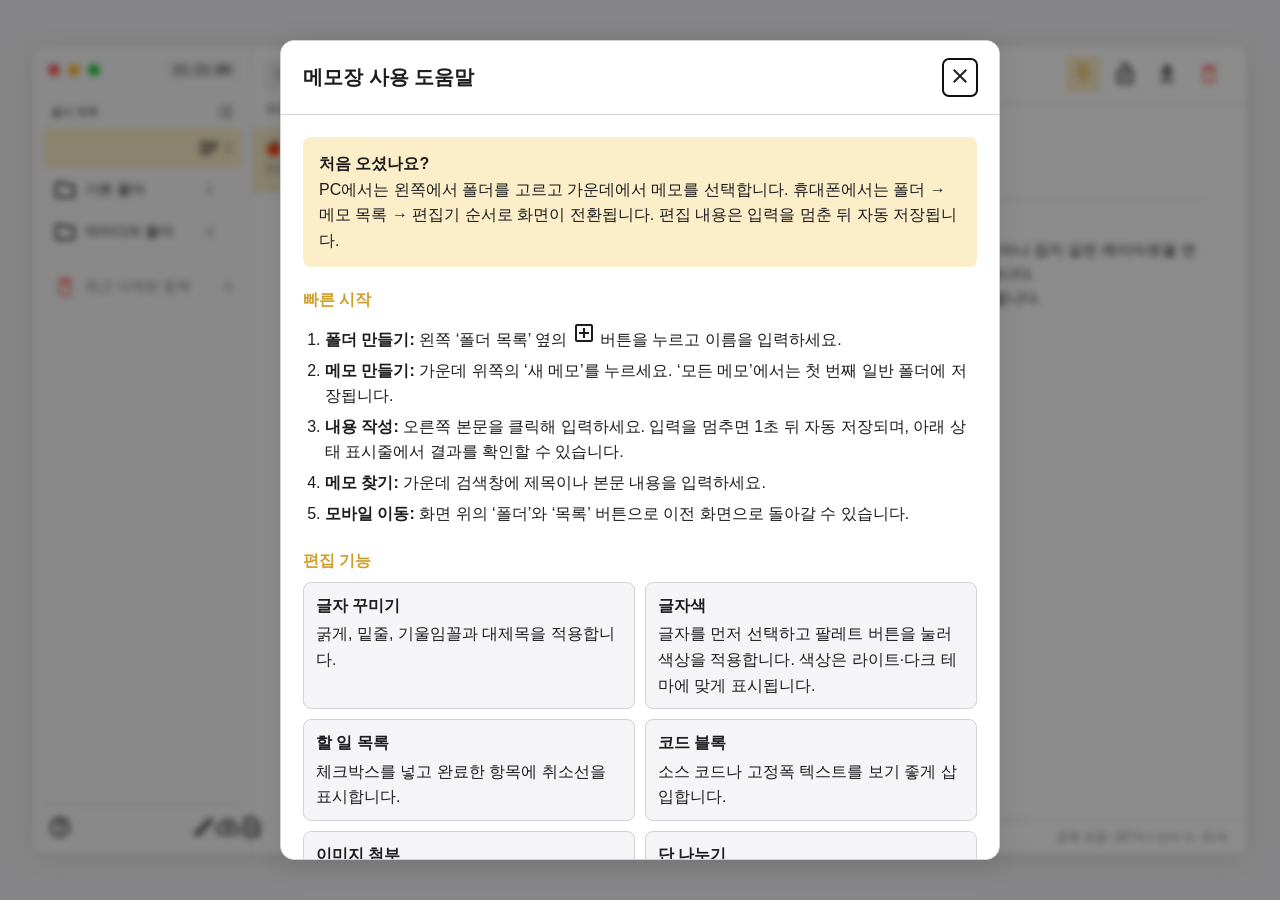
<file: notepad.html>
<!DOCTYPE html>
<html lang="ko" data-theme="light">
<head>
    <meta charset="UTF-8">
    <meta name="viewport" content="width=device-width, initial-scale=1.0">
    <title>사과 스타일 메모장</title>
    <link href="https://fonts.googleapis.com/icon?family=Material+Icons+Outlined" rel="stylesheet">
    <style>
        /* ==========================================
           1. 변수 정의 및 테마 설정 (라이트/다크)
           ========================================== */
        :root[data-theme="light"] {
            --bg-main: #f5f5f7;
            --bg-sidebar: rgba(245, 245, 247, 0.6);
            --bg-note-list: #ffffff;
            --bg-editor: #ffffff;
            --text-main: #1d1d1f;
            --text-muted: #86868b;
            --accent-color: #e4b33c;
            --accent-hover: #cf9f2b;
            --border-color: #d2d2d7;
            --list-hover: #e8e8ed;
            --list-selected: #fbeec8;
            --shadow: 0 4px 30px rgba(0, 0, 0, 0.1);
            --note-red: #c62828;
            --note-orange: #b54708;
            --note-yellow: #806000;
            --note-green: #137333;
            --note-blue: #075985;
            --note-purple: #6b3fa0;
            --note-gray: #5f6368;
        }

        :root[data-theme="dark"] {
            --bg-main: #1e1e1e;
            --bg-sidebar: rgba(30, 30, 30, 0.6);
            --bg-note-list: #252525;
            --bg-editor: #1e1e1e;
            --text-main: #f5f5f7;
            --text-muted: #86868b;
            --accent-color: #e4b33c;
            --accent-hover: #f5c75d;
            --border-color: #3a3a3c;
            --list-hover: #2c2c2e;
            --list-selected: #41361c;
            --shadow: 0 4px 30px rgba(0, 0, 0, 0.5);
            --note-red: #ff6961;
            --note-orange: #ff9f0a;
            --note-yellow: #ffd60a;
            --note-green: #30d158;
            --note-blue: #64d2ff;
            --note-purple: #bf5af2;
            --note-gray: #aeaeb2;
        }

        * { box-sizing: border-box; margin: 0; padding: 0; font-family: -apple-system, BlinkMacSystemFont, "SF Pro Display", "Apple SD Gothic Neo", sans-serif; }

        body { background-color: var(--bg-main); color: var(--text-main); display: flex; justify-content: center; align-items: center; height: 100vh; height: 100dvh; overflow: hidden; }

        .app-container { display: flex; width: 95vw; height: 90vh; max-width: 1400px; max-height: 900px; background: var(--bg-editor); border-radius: 12px; box-shadow: var(--shadow); border: 1px solid var(--border-color); overflow: hidden; }

        /* ==========================================
           2. 레이아웃: 사이드바 (폴더 목록)
           ========================================== */
        .sidebar { width: 220px; background: var(--bg-sidebar); backdrop-filter: blur(20px); -webkit-backdrop-filter: blur(20px); border-right: 1px solid var(--border-color); display: flex; flex-direction: column; padding: 15px 10px; flex-shrink: 0; }
        .sidebar-header { display: flex; justify-content: space-between; align-items: center; margin-bottom: 25px; padding: 0 5px; }
        .window-buttons { display: flex; gap: 8px; }
        .win-btn { width: 12px; height: 12px; border-radius: 50%; transition: filter 0.2s; }
        .win-btn:hover { filter: brightness(0.8); }
        .win-close { background: #ff5f56; } .win-minimize { background: #ffbd2e; } .win-maximize { background: #27c93f; }
        .digital-clock { font-size: 12px; font-weight: 500; color: var(--text-main); font-family: monospace; background: rgba(0, 0, 0, 0.05); padding: 2px 6px; border-radius: 4px; }
        :root[data-theme="dark"] .digital-clock { background: rgba(255, 255, 255, 0.1); }
        .section-title { font-size: 11px; font-weight: 700; color: var(--text-muted); padding: 0 8px; margin-bottom: 8px; text-transform: uppercase; display: flex; justify-content: space-between; align-items: center; }
        .add-folder-btn { border: none; background: transparent; cursor: pointer; font-size: 16px !important; color: var(--text-muted); }
        .add-folder-btn:hover { color: var(--accent-color); }
        .folder-list { list-style: none; overflow-y: auto; flex-grow: 1; }
        .folder-item { display: flex; align-items: center; justify-content: space-between; padding: 8px 10px; border-radius: 6px; cursor: pointer; margin-bottom: 2px; font-size: 14px; }
        .folder-item:hover { background: var(--list-hover); }
        .folder-item.active { background: var(--list-selected); font-weight: 600; }
        .folder-info { display: flex; align-items: center; gap: 8px; overflow: hidden; }
        .folder-name { overflow: hidden; text-overflow: ellipsis; white-space: nowrap; }
        .folder-count { font-size: 12px; color: var(--text-muted); }
        .delete-folder-btn { font-size: 14px !important; color: var(--text-muted); visibility: hidden; }
        .folder-item:hover .delete-folder-btn { visibility: visible; }
        .delete-folder-btn:hover { color: #ff5f56 !important; }
        .sidebar-footer { margin-top: auto; display: flex; justify-content: space-between; padding: 10px 5px 0 5px; border-top: 1px solid var(--border-color); }
        .footer-btn { background: none; border: none; color: var(--text-main); cursor: pointer; display: flex; align-items: center; justify-content: center; }
        .footer-btn:hover { color: var(--accent-color); }
        .toolbar-btn:disabled, .footer-btn:disabled { opacity: 0.35; cursor: not-allowed; }
        .toolbar-btn:disabled:hover, .footer-btn:disabled:hover { background: none; color: var(--text-main); }

        /* ==========================================
           3. 레이아웃: 노트 목록 영역
           ========================================== */
        .note-list-container { width: 280px; background: var(--bg-note-list); border-right: 1px solid var(--border-color); display: flex; flex-direction: column; flex-shrink: 0; }
        .search-bar-container { padding: 15px 12px 10px 12px; }
        .search-bar-wrapper { position: relative; display: flex; align-items: center; }
        .search-bar-wrapper .material-icons-outlined { position: absolute; left: 8px; color: var(--text-muted); font-size: 18px; }
        .search-input { width: 100%; padding: 6px 10px 6px 32px; border-radius: 6px; border: 1px solid var(--border-color); background: var(--bg-main); color: var(--text-main); font-size: 13px; outline: none; }
        .note-list-actions { padding: 0 12px 10px 12px; display: flex; justify-content: space-between; align-items: center; }
        .note-actions-btns { display: flex; gap: 10px; align-items: center; }
        .action-text-btn { background: none; border: none; color: var(--accent-color); cursor: pointer; display: flex; align-items: center; gap: 4px; font-size: 13px; font-weight: 600; }
        .action-text-btn:hover { color: var(--accent-hover); }
        .btn-danger { color: #ff5f56; } .btn-danger:hover { color: #d94038; }
        .note-list { list-style: none; overflow-y: auto; flex-grow: 1; }
        .note-item { padding: 12px; border-bottom: 1px solid var(--border-color); cursor: pointer; position: relative; transition: background 0.2s; }
        .note-item:hover { background: var(--list-hover); }
        .note-item.active { background: var(--list-selected); }
        .note-item-header { display: flex; justify-content: space-between; align-items: center; margin-bottom: 4px; }
        .note-item-title { font-size: 14px; font-weight: 600; overflow: hidden; text-overflow: ellipsis; white-space: nowrap; width: 80%; }
        .note-item-icons { display: flex; gap: 4px; color: var(--text-muted); }
        .note-item-icons .material-icons-outlined { font-size: 14px; }
        .icon-pin.active { color: var(--accent-color); } .icon-lock.active { color: #ff5f56; }
        .note-item-meta { display: flex; gap: 8px; font-size: 12px; color: var(--text-muted); }
        .note-item-date { white-space: nowrap; }
        .note-item-snippet { overflow: hidden; text-overflow: ellipsis; white-space: nowrap; }

        /* ==========================================
           4. 레이아웃: 메인 편집 영역
           ========================================== */
        .editor-container { flex-grow: 1; background: var(--bg-editor); display: flex; flex-direction: column; min-width: 0; }
        .editor-toolbar { padding: 10px 20px; border-bottom: 1px solid var(--border-color); display: flex; justify-content: space-between; align-items: center; background: var(--bg-editor); flex-wrap: wrap; gap: 10px; }
        .toolbar-group { display: flex; gap: 6px; align-items: center; }
        .toolbar-btn { background: none; border: none; color: var(--text-main); padding: 6px; border-radius: 4px; cursor: pointer; display: flex; align-items: center; justify-content: center; }
        .toolbar-btn:hover { background: var(--list-hover); color: var(--accent-color); }
        .toolbar-btn.active { color: var(--accent-color); background: var(--list-selected); }
        .mobile-panel-header { display: none; }
        .mobile-nav-btn { min-width: 44px; height: 44px; padding: 0 8px; border: none; border-radius: 8px; background: transparent; color: var(--accent-hover); cursor: pointer; align-items: center; gap: 2px; font-size: 14px; }
        .mobile-nav-btn:hover { background: var(--list-hover); }
        .mobile-header-spacer { width: 60px; }
        .sidebar-backdrop { display: none; padding: 0; border: none; }
        
        .note-timestamp { text-align: center; font-size: 12px; color: var(--text-muted); padding: 15px 0 0 0; background: var(--bg-editor); user-select: none; }
        
        /* 다단(Column) 레이아웃 적용 및 속성 전환 효과 */
        .editor-main { 
            flex-grow: 1; padding: 20px 40px 30px 40px; overflow-y: auto; outline: none; font-size: 15px; line-height: 1.6;
            column-gap: 40px;
            column-rule: 1px dashed var(--border-color);
            transition: column-count 0.3s ease;
        }
        
        .editor-main h1 { margin-bottom: 15px; font-size: 24px; border-bottom: 1px solid var(--border-color); padding-bottom: 5px; column-span: all; }
        .editor-main h2 { margin-top: 15px; margin-bottom: 10px; font-size: 20px; }
        .editor-main ul, .editor-main ol { padding-left: 20px; margin-bottom: 10px; }
        .editor-main code { background: var(--list-hover); padding: 2px 6px; border-radius: 4px; font-family: monospace; }
        
        /* 단 사이에서 요소가 반으로 잘리지 않도록 보호 */
        .editor-main pre, .editor-main img, .todo-item { break-inside: avoid; page-break-inside: avoid; }
        
        .editor-main pre { background: var(--list-hover); padding: 10px; border-radius: 6px; overflow-x: auto; margin: 10px 0; }
        .editor-main img { max-width: 100%; border-radius: 8px; margin: 15px 0; box-shadow: var(--shadow); border: 1px solid var(--border-color); }

        .todo-item { display: flex; align-items: flex-start; gap: 8px; margin: 4px 0; }
        .todo-checkbox { margin-top: 5px; cursor: pointer; }
        .todo-text { flex-grow: 1; outline: none; }
        .todo-item.checked .todo-text { text-decoration: line-through; color: var(--text-muted); }
        .todo-item.checked .todo-text * { color: inherit !important; }

        .text-color-default { color: var(--text-main); }
        .text-color-red { color: var(--note-red); }
        .text-color-orange { color: var(--note-orange); }
        .text-color-yellow { color: var(--note-yellow); }
        .text-color-green { color: var(--note-green); }
        .text-color-blue { color: var(--note-blue); }
        .text-color-purple { color: var(--note-purple); }
        .text-color-gray { color: var(--note-gray); }

        .editor-footer { padding: 8px 20px; border-top: 1px solid var(--border-color); display: flex; justify-content: space-between; align-items: center; font-size: 12px; color: var(--text-muted); background: var(--bg-editor); }
        ::-webkit-scrollbar { width: 8px; height: 8px; }
        ::-webkit-scrollbar-track { background: transparent; }
        ::-webkit-scrollbar-thumb { background: rgba(0,0,0,0.1); border-radius: 4px; }
        :root[data-theme="dark"] ::-webkit-scrollbar-thumb { background: rgba(255,255,255,0.1); }
        ::-webkit-scrollbar-thumb:hover { background: rgba(0,0,0,0.2); }

        .help-dialog { width: min(720px, calc(100vw - 32px)); max-height: min(820px, calc(100vh - 32px)); margin: auto; border: 1px solid var(--border-color); border-radius: 14px; color: var(--text-main); background: var(--bg-editor); box-shadow: var(--shadow); overflow: hidden; }
        .help-dialog::backdrop { background: rgba(0, 0, 0, 0.45); backdrop-filter: blur(3px); }
        .help-dialog-header { position: sticky; top: 0; z-index: 1; display: flex; justify-content: space-between; align-items: center; padding: 18px 22px; border-bottom: 1px solid var(--border-color); background: var(--bg-editor); }
        .help-dialog-header h2 { font-size: 20px; }
        .help-close-btn { border: none; border-radius: 6px; padding: 5px; color: var(--text-main); background: transparent; cursor: pointer; }
        .help-close-btn:hover { background: var(--list-hover); }
        .help-dialog-body { padding: 22px; overflow-y: auto; max-height: calc(min(820px, calc(100vh - 32px)) - 68px); line-height: 1.6; }
        .help-intro { padding: 14px 16px; margin-bottom: 20px; border-radius: 8px; background: var(--list-selected); }
        .help-section { margin-bottom: 22px; }
        .help-section:last-child { margin-bottom: 0; }
        .help-section h3 { margin-bottom: 8px; font-size: 16px; color: var(--accent-hover); }
        .help-section ol, .help-section ul { padding-left: 22px; }
        .help-section li { margin: 5px 0; }
        .help-feature-grid { display: grid; grid-template-columns: repeat(2, minmax(0, 1fr)); gap: 10px; }
        .help-feature { padding: 10px 12px; border: 1px solid var(--border-color); border-radius: 8px; background: var(--bg-main); }
        .help-feature strong { display: block; margin-bottom: 3px; }
        .shortcut-table { width: 100%; border-collapse: collapse; }
        .shortcut-table th, .shortcut-table td { padding: 7px 9px; border-bottom: 1px solid var(--border-color); text-align: left; }
        kbd { padding: 2px 6px; border: 1px solid var(--border-color); border-radius: 4px; background: var(--bg-main); font-family: monospace; }

        .color-dialog { width: min(360px, calc(100vw - 32px)); margin: auto; padding: 0; border: 1px solid var(--border-color); border-radius: 14px; color: var(--text-main); background: var(--bg-editor); box-shadow: var(--shadow); }
        .color-dialog::backdrop { background: rgba(0, 0, 0, 0.35); backdrop-filter: blur(2px); }
        .color-dialog-header { display: flex; align-items: center; justify-content: space-between; padding: 15px 18px; border-bottom: 1px solid var(--border-color); }
        .color-dialog-header h2 { font-size: 17px; }
        .color-dialog-body { padding: 18px; }
        .color-dialog-hint { margin-bottom: 14px; color: var(--text-muted); font-size: 13px; }
        .color-palette { display: grid; grid-template-columns: repeat(4, 1fr); gap: 12px; }
        .color-swatch { min-width: 48px; min-height: 48px; border: 2px solid transparent; border-radius: 12px; background: var(--bg-main); cursor: pointer; display: flex; align-items: center; justify-content: center; }
        .color-swatch:hover, .color-swatch:focus-visible { border-color: var(--accent-color); outline: none; }
        .color-swatch-dot { width: 26px; height: 26px; border: 1px solid rgba(127, 127, 127, 0.35); border-radius: 50%; background: var(--swatch-color); }
        .color-swatch-default .color-swatch-dot { background: linear-gradient(135deg, #1d1d1f 50%, #f5f5f7 50%); }

        @media (max-width: 1024px) {
            body { padding: 0; align-items: stretch; }
            .app-container { position: relative; width: 100vw; height: 100vh; height: 100dvh; max-width: none; max-height: none; border: none; border-radius: 0; }
            .mobile-panel-header { display: flex; flex: 0 0 auto; min-height: 52px; padding: max(4px, env(safe-area-inset-top)) 8px 4px; border-bottom: 1px solid var(--border-color); align-items: center; justify-content: space-between; background: var(--bg-editor); }
            .mobile-panel-header strong { overflow: hidden; text-overflow: ellipsis; white-space: nowrap; font-size: 16px; }
            .mobile-nav-btn { display: flex; }
            .sidebar { position: absolute; z-index: 20; inset: 0 auto 0 0; width: min(300px, 82vw); height: 100%; padding-top: max(15px, env(safe-area-inset-top)); padding-bottom: max(15px, env(safe-area-inset-bottom)); box-shadow: var(--shadow); transform: translateX(-105%); transition: transform 0.22s ease; }
            .app-container.sidebar-open .sidebar { transform: translateX(0); }
            .sidebar-backdrop { position: absolute; z-index: 15; inset: 0; background: rgba(0, 0, 0, 0.35); }
            .app-container.sidebar-open .sidebar-backdrop { display: block; }
            .note-list-container { width: 300px; }
            .search-bar-container { padding-top: 10px; background: var(--bg-note-list); }
            .search-input { min-height: 44px; font-size: 16px; }
            .note-list-actions { min-height: 48px; }
            .action-text-btn, .footer-btn, .add-folder-btn, .delete-folder-btn { min-width: 44px; min-height: 44px; justify-content: center; }
            .folder-item { min-height: 48px; padding: 8px 10px; }
            .note-item { min-height: 68px; padding: 12px 14px; }
            .delete-folder-btn { visibility: visible; }
            .editor-toolbar { flex-wrap: nowrap; flex: 0 0 auto; gap: 12px; padding: 6px 8px; overflow-x: auto; overscroll-behavior-x: contain; scrollbar-width: none; -webkit-overflow-scrolling: touch; }
            .editor-toolbar::-webkit-scrollbar { display: none; }
            .toolbar-group { flex: 0 0 auto; }
            .toolbar-btn { min-width: 44px; min-height: 44px; padding: 8px; }
            .editor-main { padding: 18px 22px max(28px, env(safe-area-inset-bottom)); font-size: 16px; column-count: 1 !important; }
            .editor-footer { min-height: 38px; padding: 7px 12px max(7px, env(safe-area-inset-bottom)); gap: 8px; }
            .column-toggle-btn { display: none; }
            .help-feature-grid { grid-template-columns: 1fr; }
        }

        @media (max-width: 640px) {
            .app-container { display: block; }
            .sidebar, .note-list-container, .editor-container { position: absolute; inset: 0; width: 100%; height: 100%; border: none; box-shadow: none; transform: none; }
            .sidebar { z-index: 3; display: none; padding: max(15px, env(safe-area-inset-top)) 10px max(15px, env(safe-area-inset-bottom)); }
            .note-list-container { z-index: 2; display: none; }
            .editor-container { z-index: 1; display: none; }
            .app-container[data-mobile-panel="folders"] .sidebar,
            .app-container[data-mobile-panel="notes"] .note-list-container,
            .app-container[data-mobile-panel="editor"] .editor-container { display: flex; }
            .app-container.sidebar-open .sidebar { transform: none; }
            .app-container.sidebar-open .sidebar-backdrop, .sidebar-backdrop { display: none; }
            .sidebar-header { margin-bottom: 20px; }
            .note-list-container { background: var(--bg-note-list); }
            .editor-mobile-header { background: var(--bg-editor); }
            .note-mobile-header { background: var(--bg-note-list); }
            .note-timestamp { padding-top: 8px; }
            .editor-main { padding-left: 16px; padding-right: 16px; }
            .editor-main h1 { font-size: 22px; }
            .editor-footer { font-size: 11px; }
            .help-dialog { width: 100vw; height: 100vh; height: 100dvh; max-height: none; border: none; border-radius: 0; }
            .help-dialog-header { padding-top: max(14px, env(safe-area-inset-top)); }
            .help-dialog-body { max-height: calc(100dvh - 68px); padding: 18px 16px max(22px, env(safe-area-inset-bottom)); }
            .color-dialog { width: calc(100vw - 24px); }
        }

        @media (min-width: 641px) and (max-width: 1024px) {
            .editor-mobile-header { display: none; }
        }

        @media (prefers-reduced-motion: reduce) {
            .sidebar { transition: none; }
        }
    </style>
</head>
<body>

    <div class="app-container" id="appContainer" data-mobile-panel="folders">
        <!-- 1. 사이드바 -->
        <aside class="sidebar">
            <div class="sidebar-header">
                <div class="window-buttons">
                    <div class="win-btn win-close" aria-hidden="true"></div>
                    <div class="win-btn win-minimize" aria-hidden="true"></div>
                    <div class="win-btn win-maximize" aria-hidden="true"></div>
                </div>
                <div class="digital-clock" id="digitalClock">00:00:00</div>
            </div>
            
            <div class="section-title">
                <span>폴더 목록</span>
                <button class="material-icons-outlined add-folder-btn" type="button" onclick="createNewFolder()" title="새 폴더 생성" aria-label="새 폴더 생성">add_box</button>
            </div>
            <ul class="folder-list" id="folderList"></ul>

            <div class="sidebar-footer">
                <button class="footer-btn" onclick="showHelp()" title="도움말" aria-label="도움말"><span class="material-icons-outlined">help_outline</span></button>
                <button class="footer-btn" onclick="toggleTheme()" title="테마 변경" aria-label="테마 변경"><span class="material-icons-outlined" id="themeIcon">dark_mode</span></button>
                <button class="footer-btn" onclick="exportData()" title="백업 내보내기" aria-label="백업 내보내기"><span class="material-icons-outlined">backup</span></button>
                <button class="footer-btn" onclick="triggerImport()" title="백업 복원하기" aria-label="백업 복원하기"><span class="material-icons-outlined">restore_page</span></button>
                <input type="file" id="importFile" accept=".json" style="display: none;" onchange="importData(event)">
            </div>
        </aside>
        <button class="sidebar-backdrop" type="button" onclick="showMobilePanel('notes')" aria-label="폴더 메뉴 닫기"></button>

        <!-- 2. 노트 목록 -->
        <section class="note-list-container">
            <div class="mobile-panel-header note-mobile-header">
                <button class="mobile-nav-btn" type="button" onclick="showMobilePanel('folders')" aria-label="폴더 목록 열기"><span class="material-icons-outlined">folder</span><span>폴더</span></button>
                <strong>메모 목록</strong>
                <span class="mobile-header-spacer" aria-hidden="true"></span>
            </div>
            <div class="search-bar-container">
                <div class="search-bar-wrapper">
                    <span class="material-icons-outlined">search</span>
                    <input type="text" class="search-input" id="searchInput" placeholder="검색어 입력..." aria-label="메모 검색" oninput="renderNotes()">
                </div>
            </div>
            <div class="note-list-actions">
                <span id="currentFolderName" style="font-size: 12px; font-weight: bold; color: var(--text-muted);">모든 메모</span>
                <div class="note-actions-btns">
                    <button class="action-text-btn btn-danger" id="emptyTrashBtn" onclick="emptyTrash()" style="display: none;">
                        <span class="material-icons-outlined" style="font-size: 16px;">delete_sweep</span>비우기
                    </button>
                    <button class="action-text-btn" id="newNoteBtn" onclick="createNewNote()">
                        <span class="material-icons-outlined" style="font-size: 16px;">edit_note</span>새 메모
                    </button>
                </div>
            </div>
            <ul class="note-list" id="noteList"></ul>
        </section>

        <!-- 3. 본문 편집기 -->
        <main class="editor-container">
            <div class="mobile-panel-header editor-mobile-header">
                <button class="mobile-nav-btn" type="button" onclick="showMobilePanel('notes')" aria-label="메모 목록으로 돌아가기"><span class="material-icons-outlined">chevron_left</span><span>목록</span></button>
                <strong id="mobileNoteTitle">메모</strong>
                <span class="mobile-header-spacer" aria-hidden="true"></span>
            </div>
            <div class="editor-toolbar">
                <div class="toolbar-group">
                    <button class="toolbar-btn" onclick="execCmd('bold')" title="굵게 (Ctrl+B)" aria-label="굵게"><span class="material-icons-outlined">format_bold</span></button>
                    <button class="toolbar-btn" onclick="execCmd('underline')" title="밑줄 (Ctrl+U)" aria-label="밑줄"><span class="material-icons-outlined">format_underlined</span></button>
                    <button class="toolbar-btn" onclick="execCmd('italic')" title="기울임꼴" aria-label="기울임꼴"><span class="material-icons-outlined">format_italic</span></button>
                    <button class="toolbar-btn" id="textColorBtn" onpointerdown="saveEditorSelection()" onclick="showTextColorPicker()" title="글자색" aria-label="글자색 선택" aria-haspopup="dialog"><span class="material-icons-outlined">palette</span></button>
                    <span style="border-left: 1px solid var(--border-color); height: 16px; margin: 0 4px;"></span>
                    <button class="toolbar-btn" onclick="execCmd('formatBlock', '<h1>')" title="대제목" aria-label="대제목"><span class="material-icons-outlined">title</span></button>
                    <button class="toolbar-btn" onclick="insertTodoList()" title="할 일 목록" aria-label="할 일 목록"><span class="material-icons-outlined">assignment_turned_in</span></button>
                    <button class="toolbar-btn" onclick="insertCodeBlock()" title="코드 블록" aria-label="코드 블록"><span class="material-icons-outlined">code</span></button>
                    <span style="border-left: 1px solid var(--border-color); height: 16px; margin: 0 4px;"></span>
                    
                    <button class="toolbar-btn" onclick="triggerImageUpload()" title="이미지 첨부 (자동 압축)" aria-label="이미지 첨부">
                        <span class="material-icons-outlined">image</span>
                    </button>
                    <input type="file" id="imageUploadInput" accept="image/png, image/jpeg, image/gif, image/webp" style="display: none;" onchange="handleImageUpload(event)">
                    
                    <!-- 추가된 다단(Column) 설정 버튼 -->
                    <button class="toolbar-btn column-toggle-btn" onclick="toggleColumnCount()" title="단 나누기 (1단/2단/3단)" aria-label="단 나누기">
                        <span class="material-icons-outlined">view_column</span>
                        <span id="colCountBadge" style="font-size: 11px; margin-left: 2px; font-weight: bold; width: 8px; text-align: center;">1</span>
                    </button>
                </div>
                <div class="toolbar-group">
                    <button class="toolbar-btn" id="toolbarPinBtn" onclick="togglePinCurrentNote()" title="메모 고정" aria-label="메모 고정"><span class="material-icons-outlined">push_pin</span></button>
                    <button class="toolbar-btn" id="toolbarLockBtn" onclick="toggleLockCurrentNote()" title="잠금" aria-label="메모 잠금"><span class="material-icons-outlined">lock_open</span></button>
                    <button class="toolbar-btn" onclick="downloadSingleNote('txt')" title="다운로드" aria-label="현재 메모 다운로드"><span class="material-icons-outlined">download</span></button>
                    <button class="toolbar-btn" onclick="deleteCurrentNote()" title="삭제" aria-label="현재 메모 삭제"><span class="material-icons-outlined" style="color: #ff5f56;">delete</span></button>
                </div>
            </div>
            
            <div class="note-timestamp" id="noteTimestamp"></div>
            <div class="editor-main" id="editorMain" contenteditable="true" role="textbox" aria-multiline="true" aria-label="메모 본문" oninput="handleEditorInput()"></div>
            
            <div class="editor-footer">
                <span id="statusMessage" aria-live="polite">자동 저장됨</span>
                <span id="charCount">공백 포함: 0자 | 단어 수: 0개</span>
            </div>
        </main>
    </div>

    <dialog class="help-dialog" id="helpDialog" aria-labelledby="helpDialogTitle">
        <div class="help-dialog-header">
            <h2 id="helpDialogTitle">메모장 사용 도움말</h2>
            <button class="help-close-btn" type="button" onclick="closeHelp()" aria-label="도움말 닫기"><span class="material-icons-outlined">close</span></button>
        </div>
        <div class="help-dialog-body">
            <p class="help-intro"><strong>처음 오셨나요?</strong><br>PC에서는 왼쪽에서 폴더를 고르고 가운데에서 메모를 선택합니다. 휴대폰에서는 폴더 → 메모 목록 → 편집기 순서로 화면이 전환됩니다. 편집 내용은 입력을 멈춘 뒤 자동 저장됩니다.</p>

            <section class="help-section">
                <h3>빠른 시작</h3>
                <ol>
                    <li><strong>폴더 만들기:</strong> 왼쪽 ‘폴더 목록’ 옆의 <span class="material-icons-outlined" aria-hidden="true">add_box</span> 버튼을 누르고 이름을 입력하세요.</li>
                    <li><strong>메모 만들기:</strong> 가운데 위쪽의 ‘새 메모’를 누르세요. ‘모든 메모’에서는 첫 번째 일반 폴더에 저장됩니다.</li>
                    <li><strong>내용 작성:</strong> 오른쪽 본문을 클릭해 입력하세요. 입력을 멈추면 1초 뒤 자동 저장되며, 아래 상태 표시줄에서 결과를 확인할 수 있습니다.</li>
                    <li><strong>메모 찾기:</strong> 가운데 검색창에 제목이나 본문 내용을 입력하세요.</li>
                    <li><strong>모바일 이동:</strong> 화면 위의 ‘폴더’와 ‘목록’ 버튼으로 이전 화면으로 돌아갈 수 있습니다.</li>
                </ol>
            </section>

            <section class="help-section">
                <h3>편집 기능</h3>
                <div class="help-feature-grid">
                    <div class="help-feature"><strong>글자 꾸미기</strong>굵게, 밑줄, 기울임꼴과 대제목을 적용합니다.</div>
                    <div class="help-feature"><strong>글자색</strong>글자를 먼저 선택하고 팔레트 버튼을 눌러 색상을 적용합니다. 색상은 라이트·다크 테마에 맞게 표시됩니다.</div>
                    <div class="help-feature"><strong>할 일 목록</strong>체크박스를 넣고 완료한 항목에 취소선을 표시합니다.</div>
                    <div class="help-feature"><strong>코드 블록</strong>소스 코드나 고정폭 텍스트를 보기 좋게 삽입합니다.</div>
                    <div class="help-feature"><strong>이미지 첨부</strong>PNG, JPEG, GIF, WebP 이미지를 압축해 메모 안에 저장합니다. 애니메이션과 투명도는 JPEG 변환 과정에서 사라질 수 있습니다.</div>
                    <div class="help-feature"><strong>단 나누기</strong>본문을 1단, 2단, 3단 순서로 바꿉니다. 모바일 화면에서는 읽기 편하도록 1단으로 표시됩니다.</div>
                    <div class="help-feature"><strong>글자·단어 수</strong>오른쪽 아래에서 현재 메모의 글자 수와 단어 수를 확인합니다.</div>
                </div>
            </section>

            <section class="help-section">
                <h3>정리와 보호</h3>
                <ul>
                    <li><strong>고정:</strong> 핀 버튼을 켜면 해당 폴더의 메모 목록 맨 위에 표시됩니다.</li>
                    <li><strong>잠금:</strong> 자물쇠를 켜면 편집과 삭제를 막습니다. 비밀번호 암호화 기능은 아니므로 민감한 정보를 보관하는 용도로는 적합하지 않습니다.</li>
                    <li><strong>삭제:</strong> 일반 메모는 먼저 ‘최근 삭제된 항목’으로 이동합니다. 그곳에서 다시 삭제하거나 ‘비우기’를 누르면 영구 삭제됩니다. 잠긴 메모는 영구 삭제되지 않습니다.</li>
                    <li><strong>폴더 삭제:</strong> 폴더 안의 메모는 휴지통으로 이동합니다. 잠긴 메모가 있으면 폴더를 삭제할 수 없습니다.</li>
                </ul>
            </section>

            <section class="help-section">
                <h3>백업과 파일</h3>
                <ul>
                    <li><strong>백업:</strong> 왼쪽 아래 백업 버튼으로 모든 폴더와 메모를 JSON 파일로 저장합니다.</li>
                    <li><strong>복원:</strong> 복원 버튼으로 이전 JSON 백업을 불러옵니다. 현재 데이터는 교체되므로 먼저 백업하는 것이 안전합니다.</li>
                    <li><strong>텍스트 다운로드:</strong> 편집기 위 다운로드 버튼은 현재 메모를 TXT 파일로 저장합니다.</li>
                    <li><strong>저장 위치:</strong> 메모는 이 브라우저의 로컬 저장소에만 보관됩니다. 브라우저 데이터를 삭제하거나 다른 브라우저·기기로 이동하면 자동으로 따라가지 않으므로 정기적으로 백업하세요.</li>
                </ul>
            </section>

            <section class="help-section">
                <h3>단축키</h3>
                <table class="shortcut-table">
                    <thead><tr><th>단축키</th><th>기능</th></tr></thead>
                    <tbody>
                        <tr><td><kbd>Ctrl/⌘</kbd> + <kbd>S</kbd></td><td>현재 메모 즉시 저장</td></tr>
                        <tr><td><kbd>Ctrl/⌘</kbd> + <kbd>N</kbd></td><td>새 메모 만들기</td></tr>
                        <tr><td><kbd>Ctrl/⌘</kbd> + <kbd>F</kbd></td><td>검색창으로 이동</td></tr>
                        <tr><td><kbd>Esc</kbd></td><td>도움말 닫기</td></tr>
                    </tbody>
                </table>
            </section>
        </div>
    </dialog>

    <dialog class="color-dialog" id="textColorDialog" aria-labelledby="textColorDialogTitle">
        <div class="color-dialog-header">
            <h2 id="textColorDialogTitle">글자색 선택</h2>
            <button class="help-close-btn" type="button" onclick="closeTextColorPicker()" aria-label="글자색 선택 닫기"><span class="material-icons-outlined">close</span></button>
        </div>
        <div class="color-dialog-body">
            <p class="color-dialog-hint">색상을 바꿀 글자를 먼저 선택한 다음 색상을 눌러주세요.</p>
            <div class="color-palette">
                <button class="color-swatch color-swatch-default" type="button" onpointerdown="event.preventDefault()" onclick="applyTextColor('default')" aria-label="기본 글자색"><span class="color-swatch-dot"></span></button>
                <button class="color-swatch" type="button" style="--swatch-color: var(--note-red)" onpointerdown="event.preventDefault()" onclick="applyTextColor('red')" aria-label="빨간색"><span class="color-swatch-dot"></span></button>
                <button class="color-swatch" type="button" style="--swatch-color: var(--note-orange)" onpointerdown="event.preventDefault()" onclick="applyTextColor('orange')" aria-label="주황색"><span class="color-swatch-dot"></span></button>
                <button class="color-swatch" type="button" style="--swatch-color: var(--note-yellow)" onpointerdown="event.preventDefault()" onclick="applyTextColor('yellow')" aria-label="노란색"><span class="color-swatch-dot"></span></button>
                <button class="color-swatch" type="button" style="--swatch-color: var(--note-green)" onpointerdown="event.preventDefault()" onclick="applyTextColor('green')" aria-label="초록색"><span class="color-swatch-dot"></span></button>
                <button class="color-swatch" type="button" style="--swatch-color: var(--note-blue)" onpointerdown="event.preventDefault()" onclick="applyTextColor('blue')" aria-label="파란색"><span class="color-swatch-dot"></span></button>
                <button class="color-swatch" type="button" style="--swatch-color: var(--note-purple)" onpointerdown="event.preventDefault()" onclick="applyTextColor('purple')" aria-label="보라색"><span class="color-swatch-dot"></span></button>
                <button class="color-swatch" type="button" style="--swatch-color: var(--note-gray)" onpointerdown="event.preventDefault()" onclick="applyTextColor('gray')" aria-label="회색"><span class="color-swatch-dot"></span></button>
            </div>
        </div>
    </dialog>

    <!-- ==========================================
       5. JavaScript 로직
       ========================================== -->
    <script>
        let state = { folders: [], notes: [], currentFolderId: 'all', currentNoteId: null, theme: null };
        const STORAGE_KEY = 'macos_notes_data';
        const HELP_SEEN_KEY = 'macos_notes_help_seen_v1';
        let saveTimeout = null;
        let pendingSave = null;
        let storageErrorNotified = false;
        let savedEditorRange = null;

        const PHONE_MEDIA_QUERY = '(max-width: 640px)';
        const TABLET_MEDIA_QUERY = '(min-width: 641px) and (max-width: 1024px)';
        const TEXT_COLORS = {
            default: { className: 'text-color-default', light: '#1d1d1f', dark: '#f5f5f7' },
            red: { className: 'text-color-red', light: '#c62828', dark: '#ff6961' },
            orange: { className: 'text-color-orange', light: '#b54708', dark: '#ff9f0a' },
            yellow: { className: 'text-color-yellow', light: '#806000', dark: '#ffd60a' },
            green: { className: 'text-color-green', light: '#137333', dark: '#30d158' },
            blue: { className: 'text-color-blue', light: '#075985', dark: '#64d2ff' },
            purple: { className: 'text-color-purple', light: '#6b3fa0', dark: '#bf5af2' },
            gray: { className: 'text-color-gray', light: '#5f6368', dark: '#aeaeb2' }
        };

        const DEFAULT_DATA = {
            folders: [
                { id: 'f1', name: '기본 폴더', system: false },
                { id: 'f2', name: '아이디어 폴더', system: false },
                { id: 'trash', name: '최근 삭제된 항목', system: true }
            ],
            notes: [
                {
                    id: 'n1', folderId: 'f1',
                    content: `<h1>🍎 사과 스타일 메모장 (다단 지원)</h1><p>상단 툴바의 <b>view_column</b> 아이콘을 클릭해 보세요.</p><p>클릭할 때마다 본문이 1단, 2단, 3단으로 실시간으로 나뉘어 신문이나 잡지 같은 레이아웃을 연출할 수 있습니다. 단 설정은 각각의 메모마다 개별적으로 저장됩니다.</p><p>이미지나 체크리스트 등은 반으로 잘리지 않도록 안전하게 보호됩니다.</p>`,
                    updatedAt: new Date().toISOString(), isPinned: true, isLocked: false, columnCount: 1
                }
            ],
            currentFolderId: 'all', currentNoteId: 'n1', theme: null
        };

        const ALLOWED_NOTE_TAGS = new Set([
            'h1', 'h2', 'h3', 'p', 'br', 'ul', 'ol', 'li',
            'b', 'strong', 'i', 'em', 'u', 'pre', 'code',
            'div', 'span', 'input', 'img'
        ]);
        const ALLOWED_NOTE_CLASSES = new Set([
            'todo-item', 'todo-checkbox', 'todo-text', 'checked',
            ...Object.values(TEXT_COLORS).map(color => color.className)
        ]);
        const SAFE_IMAGE_DATA_URL = /^data:image\/(?:png|jpeg|gif|webp);base64,[a-z0-9+/=\s]+$/i;

        function generateId(prefix, index = 0) {
            return `${prefix}_${Date.now()}_${index}_${Math.random().toString(36).slice(2, 8)}`;
        }
        function generateUniqueId(prefix, existingIds) {
            let id;
            do { id = generateId(prefix); } while (existingIds.has(id));
            return id;
        }
        function isObject(value) { return value !== null && typeof value === 'object' && !Array.isArray(value); }

        function isPhoneView() { return window.matchMedia(PHONE_MEDIA_QUERY).matches; }
        function isTabletView() { return window.matchMedia(TABLET_MEDIA_QUERY).matches; }

        function showMobilePanel(panel) {
            const app = document.getElementById('appContainer');
            if (!app || !['folders', 'notes', 'editor'].includes(panel)) return;
            if (app.dataset.mobilePanel === 'editor' && panel !== 'editor') flushPendingSave({ renderAfterSave: false });
            app.dataset.mobilePanel = panel;
            if (isPhoneView()) app.classList.remove('sidebar-open');
            else if (isTabletView()) app.classList.toggle('sidebar-open', panel === 'folders');
            else app.classList.remove('sidebar-open');
        }

        function setupResponsiveLayout() {
            const syncLayout = () => {
                const app = document.getElementById('appContainer');
                if (!app) return;
                if (isPhoneView()) {
                    app.classList.remove('sidebar-open');
                    if (!['folders', 'notes', 'editor'].includes(app.dataset.mobilePanel)) app.dataset.mobilePanel = 'folders';
                } else {
                    app.classList.remove('sidebar-open');
                    if (isTabletView() && app.dataset.mobilePanel === 'folders') app.dataset.mobilePanel = 'notes';
                }
            };
            syncLayout();
            [window.matchMedia(PHONE_MEDIA_QUERY), window.matchMedia(TABLET_MEDIA_QUERY)].forEach(mediaQuery => {
                if (typeof mediaQuery.addEventListener === 'function') mediaQuery.addEventListener('change', syncLayout);
                else mediaQuery.addListener(syncLayout);
            });
        }

        function sanitizeNoteHTML(htmlStr) {
            const doc = new DOMParser().parseFromString(String(htmlStr || ''), 'text/html');
            const cleanRoot = document.createElement('div');

            function cleanNode(node) {
                if (node.nodeType === Node.TEXT_NODE) return document.createTextNode(node.textContent || '');
                if (node.nodeType !== Node.ELEMENT_NODE) return document.createDocumentFragment();

                const tagName = node.tagName.toLowerCase();
                if (!ALLOWED_NOTE_TAGS.has(tagName)) {
                    const fragment = document.createDocumentFragment();
                    node.childNodes.forEach(child => fragment.appendChild(cleanNode(child)));
                    return fragment;
                }

                const cleanElement = document.createElement(tagName);
                const classList = Array.from(node.classList || []).filter(className => ALLOWED_NOTE_CLASSES.has(className));
                if (classList.length > 0) cleanElement.className = classList.join(' ');

                if (tagName === 'img') {
                    const src = node.getAttribute('src');
                    if (!src || !SAFE_IMAGE_DATA_URL.test(src)) return document.createDocumentFragment();
                    cleanElement.setAttribute('src', src);
                    const alt = node.getAttribute('alt');
                    if (alt) cleanElement.setAttribute('alt', alt);
                }

                if (tagName === 'input') {
                    const type = (node.getAttribute('type') || '').toLowerCase();
                    if (type !== 'checkbox') return document.createDocumentFragment();
                    cleanElement.setAttribute('type', 'checkbox');
                    if (node.hasAttribute('checked')) cleanElement.setAttribute('checked', 'checked');
                }

                if (tagName === 'div' && node.getAttribute('contenteditable') === 'true') {
                    cleanElement.setAttribute('contenteditable', 'true');
                }

                node.childNodes.forEach(child => cleanElement.appendChild(cleanNode(child)));
                return cleanElement;
            }
            doc.body.childNodes.forEach(child => cleanRoot.appendChild(cleanNode(child)));
            return cleanRoot.innerHTML;
        }

        function normalizeState(rawState) {
            if (!isObject(rawState) || !Array.isArray(rawState.folders) || !Array.isArray(rawState.notes)) throw new Error('데이터 형식이 올바르지 않습니다.');
            
            const folders = []; const folderIds = new Set();
            rawState.folders.forEach((folder, index) => {
                if (!isObject(folder)) return;
                const rawId = typeof folder.id === 'string' && folder.id.trim() ? folder.id.trim() : generateId('f', index);
                const id = folderIds.has(rawId) ? generateId('f', index) : rawId;
                const name = typeof folder.name === 'string' && folder.name.trim() ? folder.name.trim() : '이름 없는 폴더';
                folders.push({ id, name, system: id === 'trash' || Boolean(folder.system) });
                folderIds.add(id);
            });
            if (!folderIds.has('trash')) { folders.push({ id: 'trash', name: '최근 삭제된 항목', system: true }); folderIds.add('trash'); }
            
            const fallbackFolderId = folders.find(folder => folder.id !== 'trash')?.id || 'trash';
            const notes = []; const noteIds = new Set();
            rawState.notes.forEach((note, index) => {
                if (!isObject(note)) return;
                const rawId = typeof note.id === 'string' && note.id.trim() ? note.id.trim() : generateId('n', index);
                const id = noteIds.has(rawId) ? generateId('n', index) : rawId;
                const folderId = typeof note.folderId === 'string' && folderIds.has(note.folderId) ? note.folderId : fallbackFolderId;
                const updatedAtDate = new Date(note.updatedAt);
                const updatedAt = Number.isNaN(updatedAtDate.getTime()) ? new Date().toISOString() : updatedAtDate.toISOString();
                
                // columnCount 데이터 검증 및 기본값 부여
                const columnCount = Number.isInteger(note.columnCount) && note.columnCount >= 1 && note.columnCount <= 3 ? note.columnCount : 1;

                notes.push({ id, folderId, content: sanitizeNoteHTML(note.content), updatedAt, isPinned: Boolean(note.isPinned), isLocked: Boolean(note.isLocked), columnCount });
                noteIds.add(id);
            });
            const currentFolderId = rawState.currentFolderId === 'all' || folderIds.has(rawState.currentFolderId) ? rawState.currentFolderId : 'all';
            const currentNoteId = noteIds.has(rawState.currentNoteId) ? rawState.currentNoteId : (notes[0]?.id || null);
            const theme = rawState.theme === 'dark' || rawState.theme === 'light' ? rawState.theme : null;
            return { folders, notes, currentFolderId, currentNoteId, theme };
        }

        function createDefaultState() { return normalizeState(JSON.parse(JSON.stringify(DEFAULT_DATA))); }

        window.addEventListener('DOMContentLoaded', () => {
            const isFirstRun = !localStorage.getItem(STORAGE_KEY);
            initApp(); setupShortcuts(); setupResponsiveLayout(); initClock();
            const editorMain = document.getElementById('editorMain');
            
            editorMain.addEventListener('change', function(e) {
                if (e.target && e.target.classList.contains('todo-checkbox')) {
                    const todoItem = e.target.closest('.todo-item');
                    if(todoItem) {
                        if(e.target.checked) { todoItem.classList.add('checked'); e.target.setAttribute('checked', 'checked'); } 
                        else { todoItem.classList.remove('checked'); e.target.removeAttribute('checked'); }
                        handleEditorInput();
                    }
                }
            });

            editorMain.addEventListener('paste', function(e) {
                e.preventDefault();
                const clipboardData = e.clipboardData || window.clipboardData;
                const html = clipboardData?.getData('text/html');
                const text = clipboardData?.getData('text/plain') || '';
                if (html) document.execCommand('insertHTML', false, sanitizeNoteHTML(html));
                else if (text) document.execCommand('insertText', false, text);
                handleEditorInput();
            });

            window.addEventListener('pagehide', () => flushPendingSave({ renderAfterSave: false, notifyOnError: false }));
            document.addEventListener('visibilitychange', () => {
                if (document.visibilityState === 'hidden') flushPendingSave({ renderAfterSave: false, notifyOnError: false });
            });

            const helpDialog = document.getElementById('helpDialog');
            helpDialog.addEventListener('click', event => {
                if (event.target === helpDialog) closeHelp();
            });
            const textColorDialog = document.getElementById('textColorDialog');
            textColorDialog.addEventListener('click', event => {
                if (event.target === textColorDialog) closeTextColorPicker();
            });
            textColorDialog.addEventListener('close', () => { savedEditorRange = null; });
            if (isFirstRun && !localStorage.getItem(HELP_SEEN_KEY)) showHelp();
        });

        function initClock() { updateClock(); setInterval(updateClock, 1000); }
        function updateClock() {
            const now = new Date();
            const h = String(now.getHours()).padStart(2, '0'), m = String(now.getMinutes()).padStart(2, '0'), s = String(now.getSeconds()).padStart(2, '0');
            document.getElementById('digitalClock').innerText = `${h}:${m}:${s}`;
        }

        function formatTimestampFull(isoString) {
            if (!isoString) return '';
            const d = new Date(isoString);
            const y = d.getFullYear(); const m = String(d.getMonth() + 1).padStart(2, '0');
            const day = String(d.getDate()).padStart(2, '0'); const h = String(d.getHours()).padStart(2, '0'); const min = String(d.getMinutes()).padStart(2, '0');
            return `${y}년 ${m}월 ${day}일 ${h}:${min}`;
        }

        function initApp() {
            const localData = localStorage.getItem(STORAGE_KEY);
            if (localData) {
                try { state = normalizeState(JSON.parse(localData)); }
                catch (e) {
                    const recoveryKey = `${STORAGE_KEY}_corrupt_${new Date().toISOString().replace(/[:.]/g, '-')}`;
                    try { localStorage.setItem(recoveryKey, localData); } catch (_) { /* 원본 키는 아래 저장 성공 전까지 유지 */ }
                    state = createDefaultState();
                    alert('저장 데이터가 손상되어 기본 메모로 시작합니다. 가능한 경우 손상된 원본은 브라우저 저장소에 복구용 사본으로 보관했습니다.');
                }
            }
            else { state = createDefaultState(); }

            if (!state.theme) { state.theme = window.matchMedia('(prefers-color-scheme: dark)').matches ? 'dark' : 'light'; }
            document.documentElement.setAttribute('data-theme', state.theme);
            document.getElementById('themeIcon').innerText = state.theme === 'dark' ? 'light_mode' : 'dark_mode';
            
            updateFolderUI(); renderFolders(); renderNotes();
            const visibleNotes = getFilteredAndSortedNotes();
            const noteToSelect = visibleNotes.some(note => note.id === state.currentNoteId) ? state.currentNoteId : (visibleNotes[0]?.id || null);
            if (noteToSelect) selectNote(noteToSelect, { navigate: false }); else { clearEditor(); saveToLocalStorage({ notifyOnError: false }); }
        }

        function setStatus(message) {
            const status = document.getElementById('statusMessage');
            if (status) status.innerText = message;
        }

        function saveToLocalStorage({ notifyOnError = true } = {}) {
            try {
                localStorage.setItem(STORAGE_KEY, JSON.stringify(state));
                storageErrorNotified = false;
                return true;
            }
            catch (e) {
                setStatus('저장 실패 — 저장 공간을 확인하세요');
                if (e.name === 'QuotaExceededError' || e.name === 'NS_ERROR_DOM_QUOTA_REACHED') {
                    if (notifyOnError && !storageErrorNotified) {
                        storageErrorNotified = true;
                        alert('⚠️ 저장 공간이 가득 찼습니다. 현재 변경 사항은 브라우저를 닫으면 사라질 수 있습니다. 큰 이미지가 포함된 메모를 정리하거나 백업 후 휴지통을 비워주세요.');
                    }
                } else if (notifyOnError && !storageErrorNotified) {
                    storageErrorNotified = true;
                    alert('메모를 브라우저 저장소에 저장하지 못했습니다. 백업을 내려받고 브라우저 저장 설정을 확인해 주세요.');
                }
                return false;
            }
        }

        function createMaterialIcon(iconName, extraClass = '') {
            const icon = document.createElement('span');
            icon.className = `material-icons-outlined${extraClass ? ` ${extraClass}` : ''}`;
            icon.textContent = iconName; return icon;
        }

        function renderFolders() {
            const folderList = document.getElementById('folderList'); folderList.replaceChildren();

            function appendFolderItem({ folderId, name, iconName, count, canDelete = false, isTrash = false }) {
                const item = document.createElement('li'); item.className = `folder-item${state.currentFolderId === folderId ? ' active' : ''}`;
                if (isTrash) item.style.marginTop = '15px';
                item.addEventListener('click', () => selectFolder(folderId));
                 
                const folderInfo = document.createElement('div'); folderInfo.className = 'folder-info';
                folderInfo.setAttribute('role', 'button'); folderInfo.tabIndex = 0;
                folderInfo.addEventListener('keydown', event => {
                    if (event.key === 'Enter' || event.key === ' ') { event.preventDefault(); event.stopPropagation(); selectFolder(folderId); }
                });
                const icon = createMaterialIcon(iconName); if (isTrash) icon.style.color = '#ff5f56';
                const nameEl = document.createElement('span'); nameEl.className = 'folder-name'; nameEl.textContent = name;
                if (isTrash) nameEl.style.color = 'var(--text-muted)';
                folderInfo.append(icon, nameEl); item.appendChild(folderInfo);

                const actions = document.createElement('div'); actions.style.display = 'flex'; actions.style.alignItems = 'center'; actions.style.gap = '5px';
                const countEl = document.createElement('span'); countEl.className = 'folder-count'; countEl.textContent = count; actions.appendChild(countEl);
                if (canDelete) {
                    const deleteIcon = createMaterialIcon('delete', 'delete-folder-btn');
                    deleteIcon.setAttribute('role', 'button'); deleteIcon.tabIndex = 0; deleteIcon.setAttribute('aria-label', `${name} 폴더 삭제`);
                    deleteIcon.addEventListener('click', event => deleteFolder(event, folderId));
                    deleteIcon.addEventListener('keydown', event => {
                        if (event.key === 'Enter' || event.key === ' ') { event.preventDefault(); deleteFolder(event, folderId); }
                    });
                    actions.appendChild(deleteIcon);
                }
                item.appendChild(actions); folderList.appendChild(item);
            }

            const allCount = state.notes.filter(n => n.folderId !== 'trash').length;
            appendFolderItem({ folderId: 'all', name: '모든 메모', iconName: 'inner_notes', count: allCount });
            state.folders.filter(f => f.id !== 'trash').forEach(folder => {
                const count = state.notes.filter(n => n.folderId === folder.id).length;
                appendFolderItem({ folderId: folder.id, name: folder.name, iconName: 'folder', count, canDelete: true });
            });
            const trashFolder = state.folders.find(f => f.id === 'trash');
            if (trashFolder) {
                const trashCount = state.notes.filter(n => n.folderId === 'trash').length;
                appendFolderItem({ folderId: 'trash', name: trashFolder.name, iconName: 'delete_outline', count: trashCount, isTrash: true });
            }
        }

        function createNewFolder() {
            const folderName = prompt('새로운 폴더의 이름을 입력하세요:');
            if (!folderName || folderName.trim() === '') return;
            const existingIds = new Set(state.folders.map(folder => folder.id));
            state.folders.push({ id: generateUniqueId('f', existingIds), name: folderName.trim(), system: false });
            saveToLocalStorage(); renderFolders();
        }

        function deleteFolder(event, folderId) {
            event.stopPropagation(); 
            const targetNotes = state.notes.filter(n => n.folderId === folderId);
            if(targetNotes.some(n => n.isLocked)) { alert('⚠️ 폴더 안에 잠겨있는 메모가 포함되어 있습니다. 먼저 메모 잠금을 해제해 주세요.'); return; }
            if (confirm('이 폴더를 삭제하시겠습니까? 내부의 모든 메모는 휴지통으로 이동합니다.')) {
                state.notes.forEach(n => { if (n.folderId === folderId) { n.folderId = 'trash'; n.isPinned = false; n.updatedAt = new Date().toISOString(); } });
                state.folders = state.folders.filter(f => f.id !== folderId);
                saveToLocalStorage();
                selectFolder('all');
            }
        }

        function emptyTrash() {
            const trashNotes = state.notes.filter(note => note.folderId === 'trash');
            const deletableNotes = trashNotes.filter(note => !note.isLocked);
            const lockedCount = trashNotes.length - deletableNotes.length;
            if (deletableNotes.length === 0) {
                alert(lockedCount > 0 ? '잠긴 메모만 남아 있어 휴지통을 비울 수 없습니다. 먼저 잠금을 해제해 주세요.' : '휴지통이 비어 있습니다.');
                return;
            }
            const lockedNotice = lockedCount > 0 ? ` 잠긴 메모 ${lockedCount}개는 보존됩니다.` : '';
            if(confirm(`휴지통을 비우시겠습니까? 삭제된 메모는 영구적으로 사라집니다.${lockedNotice}`)) {
                state.notes = state.notes.filter(note => note.folderId !== 'trash' || note.isLocked);
                state.currentNoteId = null; saveToLocalStorage(); renderFolders(); renderNotes(); clearEditor();
            }
        }

        function updateFolderUI() {
            const targetFolder = state.folders.find(f => f.id === state.currentFolderId);
            document.getElementById('currentFolderName').innerText = state.currentFolderId === 'all' ? '모든 메모' : (targetFolder?.name || '모든 메모');
            const newNoteBtn = document.getElementById('newNoteBtn'); const emptyTrashBtn = document.getElementById('emptyTrashBtn');
            if (state.currentFolderId === 'trash') { newNoteBtn.style.display = 'none'; emptyTrashBtn.style.display = 'flex'; } 
            else { newNoteBtn.style.display = 'flex'; emptyTrashBtn.style.display = 'none'; }
        }

        function selectFolder(folderId) {
            state.currentFolderId = folderId; updateFolderUI(); renderFolders(); renderNotes();
            const visibleNotes = getFilteredAndSortedNotes();
            if (visibleNotes.length > 0) selectNote(visibleNotes[0].id, { navigate: false });
            else { clearEditor(); saveToLocalStorage(); }
            showMobilePanel('notes');
        }

        const BLOCK_NOTE_TAGS = new Set(['h1', 'h2', 'h3', 'p', 'div', 'li', 'pre', 'ul', 'ol']);
        function extractNoteText(htmlString, preserveLineBreaks = false) {
            if (!htmlString) return '';
            const doc = new DOMParser().parseFromString(String(htmlString), 'text/html');

            function readNode(node) {
                if (node.nodeType === Node.TEXT_NODE) return node.textContent || '';
                if (node.nodeType !== Node.ELEMENT_NODE) return '';
                const tagName = node.tagName.toLowerCase();
                if (tagName === 'br') return '\n';
                let text = Array.from(node.childNodes, readNode).join('');
                if (BLOCK_NOTE_TAGS.has(tagName)) text += '\n';
                return text;
            }

            const text = Array.from(doc.body.childNodes, readNode).join('').replace(/\u00a0/g, ' ');
            if (!preserveLineBreaks) return text.replace(/\s+/g, ' ').trim();
            return text.split('\n').map(line => line.replace(/[\t ]+/g, ' ').trim()).filter(Boolean).join('\n');
        }
        function extractTextFast(htmlString) { return extractNoteText(htmlString, false); }

        function getFilteredAndSortedNotes() {
            const query = document.getElementById('searchInput').value.toLowerCase().trim();
            return state.notes.filter(note => {
                if (state.currentFolderId === 'all') { if (note.folderId === 'trash') return false; }
                else { if (note.folderId !== state.currentFolderId) return false; }
                if (query !== '') return extractTextFast(note.content).toLowerCase().includes(query);
                return true;
            }).sort((a, b) => {
                if (a.isPinned && !b.isPinned) return -1;
                if (!a.isPinned && b.isPinned) return 1;
                return new Date(b.updatedAt) - new Date(a.updatedAt);
            });
        }

        function updateActiveNoteListItem() {
            document.querySelectorAll('.note-item').forEach(item => { item.classList.toggle('active', item.dataset.noteId === state.currentNoteId); });
        }

        function renderNotes() {
            const noteList = document.getElementById('noteList'); const filteredNotes = getFilteredAndSortedNotes();
            noteList.replaceChildren();
            filteredNotes.forEach(note => {
                const textWithLines = extractNoteText(note.content, true);
                const lines = textWithLines.split('\n').map(l => l.trim()).filter(l => l !== '');
                const hasImage = note.content.includes('<img');
                let titleText = lines.length > 0 ? lines[0].substring(0, 50) : (hasImage ? '[이미지 첨부됨]' : '새로운 메모');
                let snippetText = lines.length > 1 ? lines[1].substring(0, 100) : (lines.length === 1 && hasImage ? '[이미지]' : (lines.length === 1 ? '추가 텍스트 없음' : '내용 없음'));

                const dateObj = new Date(note.updatedAt); 
                const y = dateObj.getFullYear(); const m = String(dateObj.getMonth() + 1).padStart(2, '0'); const d = String(dateObj.getDate()).padStart(2, '0');
                const displayDate = `${y}.${m}.${d}`;
                
                const item = document.createElement('li'); item.className = `note-item${state.currentNoteId === note.id ? ' active' : ''}`; item.dataset.noteId = note.id;
                item.setAttribute('role', 'button'); item.tabIndex = 0;
                item.addEventListener('click', () => selectNote(note.id));
                item.addEventListener('keydown', event => {
                    if (event.key === 'Enter' || event.key === ' ') { event.preventDefault(); selectNote(note.id); }
                });

                const header = document.createElement('div'); header.className = 'note-item-header';
                const title = document.createElement('span'); title.className = 'note-item-title'; title.textContent = titleText;
                const icons = document.createElement('div'); icons.className = 'note-item-icons';
                if (note.isPinned) icons.appendChild(createMaterialIcon('push_pin', 'icon-pin active'));
                if (note.isLocked) icons.appendChild(createMaterialIcon('lock', 'icon-lock active'));
                header.append(title, icons);

                const meta = document.createElement('div'); meta.className = 'note-item-meta';
                const date = document.createElement('span'); date.className = 'note-item-date'; date.textContent = displayDate;
                const snippet = document.createElement('span'); snippet.className = 'note-item-snippet'; snippet.textContent = snippetText;
                meta.append(date, snippet); item.append(header, meta); noteList.appendChild(item);
            });
        }

        function createNewNote() {
            flushPendingSave(); let targetFolder = state.currentFolderId;
            if (targetFolder === 'all' || targetFolder === 'trash') {
                const firstNormalFolder = state.folders.find(f => f.id !== 'trash'); targetFolder = firstNormalFolder ? firstNormalFolder.id : 'all';
            }
            if(targetFolder === 'all') { alert('메모를 생성하기 위해 먼저 일반 폴더를 하나 이상 추가해 주세요.'); return; }

            // 새 메모 생성 시 단(column) 기본값은 1단
            const existingIds = new Set(state.notes.map(note => note.id));
            const newNote = { id: generateUniqueId('n', existingIds), folderId: targetFolder, content: '<h1>새로운 메모</h1><p><br></p>', updatedAt: new Date().toISOString(), isPinned: false, isLocked: false, columnCount: 1 };
            state.notes.push(newNote); state.currentNoteId = newNote.id; saveToLocalStorage(); renderFolders(); renderNotes(); selectNote(newNote.id); document.getElementById('editorMain').focus();
        }

        function persistNoteSnapshot(noteId, contentSnapshot, options = {}) {
            const { renderAfterSave = true, notifyOnError = true } = options;
            const note = state.notes.find(n => n.id === noteId);
            if (!note || note.isLocked) return false;
            note.content = sanitizeNoteHTML(contentSnapshot); 
            note.updatedAt = new Date().toISOString(); 
            const didSave = saveToLocalStorage({ notifyOnError });
            if (!didSave) return false;
            
            if (state.currentNoteId === noteId) {
                document.getElementById('noteTimestamp').innerText = formatTimestampFull(note.updatedAt);
            }

            if (renderAfterSave) { renderNotes(); updateActiveNoteListItem(); } return true;
        }

        function flushPendingSave(options = {}) {
            if (!pendingSave) return false;
            clearTimeout(saveTimeout); const saveRequest = pendingSave; saveTimeout = null; pendingSave = null;
            return persistNoteSnapshot(saveRequest.noteId, saveRequest.contentSnapshot, options);
        }

        function scheduleNoteSave(noteId, contentSnapshot) {
            clearTimeout(saveTimeout); pendingSave = { noteId, contentSnapshot };
            saveTimeout = setTimeout(() => {
                const didSave = flushPendingSave();
                if (didSave && state.currentNoteId === noteId) setStatus('자동 저장 완료');
            }, 1000);
        }

        function selectNote(noteId, { navigate = true } = {}) {
            flushPendingSave(); savedEditorRange = null; state.currentNoteId = noteId; const note = state.notes.find(n => n.id === noteId);
            if (!note) { clearEditor(); return; }
            const editor = document.getElementById('editorMain');
            const sanitizedContent = sanitizeNoteHTML(note.content); note.content = sanitizedContent; editor.innerHTML = sanitizedContent;
            
            document.getElementById('noteTimestamp').innerText = formatTimestampFull(note.updatedAt);
            
            // 다단(Column) CSS 적용
            editor.style.columnCount = note.columnCount || 1;

            updateToolbarState(note); updateMobileNoteTitle(note); calculateMetrics(); updateActiveNoteListItem(); saveToLocalStorage();
            if (navigate) showMobilePanel('editor');
        }

        function getNoteTitle(note) {
            if (!note) return '메모';
            return extractNoteText(note.content, true).split('\n').find(Boolean)?.slice(0, 40) || '새로운 메모';
        }

        function updateMobileNoteTitle(note) {
            const title = document.getElementById('mobileNoteTitle');
            if (title) title.innerText = getNoteTitle(note);
        }

        function clearEditor() {
            const editor = document.getElementById('editorMain');
            editor.innerHTML = '<div style="color:var(--text-muted); text-align:center; margin-top:40px;">선택된 메모가 없습니다. 폴더에서 메모를 선택하거나 새 메모를 만들어 주세요.</div>';
            editor.setAttribute('contenteditable', 'false');
            document.getElementById('charCount').innerText = '공백 포함: 0자 | 단어 수: 0개';
            document.getElementById('noteTimestamp').innerText = ''; 
            document.getElementById('colCountBadge').innerText = '1';
            editor.style.columnCount = 1;
            document.getElementById('toolbarPinBtn').classList.remove('active');
            const lockBtn = document.getElementById('toolbarLockBtn');
            lockBtn.classList.remove('active');
            lockBtn.innerHTML = '<span class="material-icons-outlined">lock_open</span>';
            document.getElementById('toolbarPinBtn').setAttribute('aria-pressed', 'false');
            lockBtn.setAttribute('aria-pressed', 'false');
            setEditorControlsEnabled(false);
            state.currentNoteId = null;
            savedEditorRange = null;
            updateMobileNoteTitle(null);
            setStatus('메모를 선택하거나 새 메모를 만들어 주세요.');
        }

        function setEditorControlsEnabled(enabled) {
            document.querySelectorAll('.editor-toolbar .toolbar-btn').forEach(button => { button.disabled = !enabled; });
        }

        function updateToolbarState(note) {
            const pinBtn = document.getElementById('toolbarPinBtn'); const lockBtn = document.getElementById('toolbarLockBtn');
            const colBadge = document.getElementById('colCountBadge');
            setEditorControlsEnabled(true);
            
            if(note.isPinned) pinBtn.classList.add('active'); else pinBtn.classList.remove('active');
            if(note.isLocked) { lockBtn.classList.add('active'); lockBtn.innerHTML = '<span class="material-icons-outlined">lock</span>'; document.getElementById('editorMain').setAttribute('contenteditable', 'false'); } 
            else { lockBtn.classList.remove('active'); lockBtn.innerHTML = '<span class="material-icons-outlined">lock_open</span>'; document.getElementById('editorMain').setAttribute('contenteditable', 'true'); }
            pinBtn.setAttribute('aria-pressed', String(note.isPinned));
            lockBtn.setAttribute('aria-pressed', String(note.isLocked));

            // 현재 단수 뱃지 UI 업데이트
            if (colBadge) colBadge.innerText = note.columnCount || 1;
        }

        function handleEditorInput() {
            const currentNote = state.notes.find(n => n.id === state.currentNoteId);
            if (!currentNote) return;
            if (currentNote.isLocked) { alert('🔒 해당 노트는 잠겨있어 수정할 수 없습니다.'); document.getElementById('editorMain').innerHTML = sanitizeNoteHTML(currentNote.content); return; }
            setStatus('변경 사항 감지됨...'); calculateMetrics();
            const liveTitle = (document.getElementById('editorMain').innerText || '').split('\n').find(line => line.trim())?.trim().slice(0, 40) || '새로운 메모';
            document.getElementById('mobileNoteTitle').innerText = liveTitle;
            scheduleNoteSave(state.currentNoteId, document.getElementById('editorMain').innerHTML);
        }

        function calculateMetrics() {
            const rawText = document.getElementById('editorMain').innerText || '';
            const wordsArray = rawText.trim().split(/\s+/).filter(w => w.length > 0);
            document.getElementById('charCount').innerText = `공백 포함: ${rawText.length}자 | 단어 수: ${wordsArray.length}개`;
        }

        // 다단 토글 핸들러 추가
        function toggleColumnCount() {
            flushPendingSave({ renderAfterSave: false });
            const currentNote = state.notes.find(n => n.id === state.currentNoteId);
            if (!currentNote) return;
            if (currentNote.isLocked) { alert('🔒 잠금 처리된 문서입니다.'); return; }

            // 1단 -> 2단 -> 3단 -> 1단 순환
            currentNote.columnCount = currentNote.columnCount >= 3 ? 1 : currentNote.columnCount + 1;
            saveToLocalStorage();
            
            document.getElementById('editorMain').style.columnCount = currentNote.columnCount;
            updateToolbarState(currentNote);
        }

        function togglePinCurrentNote() {
            flushPendingSave({ renderAfterSave: false }); const currentNote = state.notes.find(n => n.id === state.currentNoteId); if (!currentNote) return;
            currentNote.isPinned = !currentNote.isPinned; saveToLocalStorage(); updateToolbarState(currentNote); renderNotes();
        }

        function toggleLockCurrentNote() {
            flushPendingSave({ renderAfterSave: false }); const currentNote = state.notes.find(n => n.id === state.currentNoteId); if (!currentNote) return;
            currentNote.isLocked = !currentNote.isLocked; saveToLocalStorage(); updateToolbarState(currentNote); renderNotes();
            document.getElementById('statusMessage').innerText = currentNote.isLocked ? '메모가 잠겼습니다.' : '메모 잠금이 해제되었습니다.';
        }

        function deleteCurrentNote() {
            flushPendingSave({ renderAfterSave: false }); const currentNote = state.notes.find(n => n.id === state.currentNoteId); if (!currentNote) return;
            if (currentNote.isLocked) { alert('⚠️ 이 메모는 잠겨있습니다. 삭제하려면 먼저 자물쇠를 풀어주세요.'); return; }
            if (currentNote.folderId === 'trash') {
                if (confirm('이 메모를 영구적으로 삭제하시겠습니까? 복구할 수 없습니다.')) {
                    state.notes = state.notes.filter(n => n.id !== currentNote.id); state.currentNoteId = null; saveToLocalStorage(); renderFolders(); renderNotes(); clearEditor();
                    showMobilePanel('notes');
                }
            } else {
                currentNote.folderId = 'trash'; currentNote.isPinned = false; currentNote.updatedAt = new Date().toISOString();
                state.currentNoteId = null;
                saveToLocalStorage(); renderFolders(); renderNotes(); clearEditor(); setStatus('메모가 최근 삭제된 항목으로 이동함');
                showMobilePanel('notes');
            }
        }

        function execCmd(command, value = null) {
            const currentNote = state.notes.find(n => n.id === state.currentNoteId);
            if (!currentNote) { setStatus('먼저 메모를 선택하거나 새 메모를 만들어 주세요.'); return; }
            if (currentNote.isLocked) { alert('🔒 잠금 처리된 문서입니다.'); return; }
            document.getElementById('editorMain').focus();
            document.execCommand(command, false, value); handleEditorInput();
        }

        function saveEditorSelection() {
            const editor = document.getElementById('editorMain');
            const selection = window.getSelection();
            if (!editor || !selection || selection.rangeCount === 0) return false;
            const range = selection.getRangeAt(0);
            const commonNode = range.commonAncestorContainer.nodeType === Node.TEXT_NODE ? range.commonAncestorContainer.parentNode : range.commonAncestorContainer;
            if (!editor.contains(commonNode)) return false;
            savedEditorRange = range.cloneRange();
            return true;
        }

        function restoreEditorSelection(range = savedEditorRange) {
            if (!range) return false;
            const editor = document.getElementById('editorMain');
            const commonNode = range.commonAncestorContainer.nodeType === Node.TEXT_NODE ? range.commonAncestorContainer.parentNode : range.commonAncestorContainer;
            if (!commonNode || !editor.contains(commonNode)) return false;
            const selection = window.getSelection();
            if (!selection) return false;
            selection.removeAllRanges();
            selection.addRange(range);
            return true;
        }

        function showTextColorPicker() {
            const currentNote = state.notes.find(note => note.id === state.currentNoteId);
            if (!currentNote) { setStatus('먼저 메모를 선택하거나 새 메모를 만들어 주세요.'); return; }
            if (currentNote.isLocked) { alert('🔒 잠금 처리된 문서입니다.'); return; }
            if (!savedEditorRange) saveEditorSelection();
            const dialog = document.getElementById('textColorDialog');
            if (!dialog.open) dialog.showModal();
        }

        function closeTextColorPicker() {
            const dialog = document.getElementById('textColorDialog');
            if (dialog.open) dialog.close();
            savedEditorRange = null;
        }

        function normalizeCssColor(color) {
            const context = document.createElement('canvas').getContext('2d');
            if (!context || !color) return '';
            context.fillStyle = '#000001';
            context.fillStyle = color;
            return String(context.fillStyle).toLowerCase();
        }

        function findTextColorClass(color) {
            const normalized = normalizeCssColor(color);
            for (const definition of Object.values(TEXT_COLORS)) {
                if (normalized === normalizeCssColor(definition.light) || normalized === normalizeCssColor(definition.dark)) return definition.className;
            }
            return null;
        }

        function normalizeEditorColorMarkup() {
            const editor = document.getElementById('editorMain');
            const colorNodes = Array.from(editor.querySelectorAll('font[color], span[style*="color"]')).reverse();
            colorNodes.forEach(node => {
                const rawColor = node.tagName.toLowerCase() === 'font' ? node.getAttribute('color') : node.style.color;
                const className = findTextColorClass(rawColor);
                if (!className) return;
                const replacement = document.createElement('span');
                replacement.className = className;
                while (node.firstChild) replacement.appendChild(node.firstChild);
                node.replaceWith(replacement);
            });
        }

        function applyTextColor(colorKey) {
            const currentNote = state.notes.find(note => note.id === state.currentNoteId);
            const definition = TEXT_COLORS[colorKey];
            if (!currentNote || currentNote.isLocked || !definition) { closeTextColorPicker(); return; }
            if (!savedEditorRange || savedEditorRange.collapsed) {
                closeTextColorPicker();
                setStatus('색상을 바꿀 글자를 먼저 선택해 주세요.');
                return;
            }

            const rangeToRestore = savedEditorRange.cloneRange();
            const theme = document.documentElement.getAttribute('data-theme') === 'dark' ? 'dark' : 'light';
            const editor = document.getElementById('editorMain');

            // 모달이 열린 동안에는 본문이 inert 상태이므로 먼저 닫은 뒤 포커스와 선택 범위를 복원한다.
            closeTextColorPicker();
            editor.focus({ preventScroll: true });
            if (!restoreEditorSelection(rangeToRestore)) {
                setStatus('선택 영역을 다시 찾지 못했습니다. 글자를 다시 선택해 주세요.');
                return;
            }

            const didApply = document.execCommand('foreColor', false, definition[theme]);
            if (!didApply) {
                setStatus('이 브라우저에서는 글자색을 적용하지 못했습니다.');
                return;
            }
            normalizeEditorColorMarkup();
            savedEditorRange = null;
            handleEditorInput();
            setStatus('글자색을 적용했습니다.');
        }

        function insertTodoList() { execCmd('insertHTML', `<div class="todo-item"><input type="checkbox" class="todo-checkbox"><div class="todo-text" contenteditable="true">할 일</div></div><p>&nbsp;</p>`); }
        function insertCodeBlock() { execCmd('insertHTML', `<pre><code>// 소스코드를 입력하세요.</code></pre><p>&nbsp;</p>`); }

        function triggerImageUpload() {
            const currentNote = state.notes.find(note => note.id === state.currentNoteId);
            if (!currentNote) { setStatus('먼저 메모를 선택하거나 새 메모를 만들어 주세요.'); return; }
            if (currentNote.isLocked) { alert('🔒 잠금 처리된 문서에는 이미지를 첨부할 수 없습니다.'); return; }
            document.getElementById('imageUploadInput').click();
        }

        function handleImageUpload(event) {
            const file = event.target.files[0];
            if (!file) return;
            event.target.value = '';
            const currentNote = state.notes.find(n => n.id === state.currentNoteId);
            if (!currentNote) { setStatus('이미지를 넣을 메모를 먼저 선택해 주세요.'); return; }
            if (currentNote.isLocked) { alert('🔒 잠금 처리된 문서에는 이미지를 첨부할 수 없습니다.'); return; }
            if (!/^image\/(?:png|jpeg|gif|webp)$/i.test(file.type)) { alert('PNG, JPEG, GIF, WebP 이미지만 첨부할 수 있습니다.'); return; }
            if (file.size > 12 * 1024 * 1024) { alert('12MB 이하의 이미지만 첨부할 수 있습니다.'); return; }
            const targetNoteId = currentNote.id;
            setStatus('이미지 압축 중...');

            const reader = new FileReader();
            reader.onload = function(e) {
                const img = new Image();
                img.onload = function() {
                    const targetNote = state.notes.find(note => note.id === targetNoteId);
                    if (!targetNote || targetNote.isLocked || state.currentNoteId !== targetNoteId) {
                        setStatus('메모가 변경되어 이미지 첨부를 취소했습니다.');
                        return;
                    }
                    const canvas = document.createElement('canvas');
                    const ctx = canvas.getContext('2d');
                    if (!ctx) { setStatus('이미지를 처리하지 못했습니다.'); return; }
                    const MAX_WIDTH = 800; const MAX_HEIGHT = 2400; const MAX_PIXELS = 2400000;
                    let width = img.width; let height = img.height;
                    const scale = Math.min(1, MAX_WIDTH / width, MAX_HEIGHT / height, Math.sqrt(MAX_PIXELS / (width * height)));
                    width = Math.max(1, Math.round(width * scale)); height = Math.max(1, Math.round(height * scale));
                    canvas.width = width; canvas.height = height; ctx.drawImage(img, 0, 0, width, height);
                    const compressedBase64 = canvas.toDataURL('image/jpeg', 0.7);
                    
                    document.getElementById('editorMain').focus();
                    const imgHtml = `<img src="${compressedBase64}" alt="첨부 이미지" />`;
                    document.execCommand('insertHTML', false, imgHtml);
                    handleEditorInput();
                };
                img.onerror = function() { setStatus('이미지 파일을 읽지 못했습니다.'); };
                img.src = e.target.result;
            };
            reader.onerror = function() { setStatus('이미지 파일을 읽지 못했습니다.'); };
            reader.readAsDataURL(file);
        }

        function exportData() {
            flushPendingSave({ renderAfterSave: false });
            const file = new Blob([JSON.stringify(state, null, 2)], { type: 'application/json;charset=utf-8' });
            const objectUrl = URL.createObjectURL(file);
            const downloadAnchor = document.createElement('a');
            downloadAnchor.href = objectUrl;
            downloadAnchor.download = `macos_notes_backup_${new Date().toISOString().slice(0,10)}.json`;
            document.body.appendChild(downloadAnchor); downloadAnchor.click(); downloadAnchor.remove();
            setTimeout(() => URL.revokeObjectURL(objectUrl), 0);
        }

        function triggerImport() {
            if (confirm('백업을 복원하면 현재 폴더와 메모가 백업 내용으로 교체됩니다. 계속하기 전에 현재 데이터를 백업하셨나요?')) {
                document.getElementById('importFile').click();
            }
        }

        function importData(event) {
            flushPendingSave({ renderAfterSave: false });
            const input = event.target; const reader = new FileReader();
            reader.onload = function() {
                const previousState = state;
                try {
                    const importedState = normalizeState(JSON.parse(reader.result));
                    state = importedState;
                    if (!saveToLocalStorage()) {
                        state = previousState;
                        setStatus('백업 복원 실패 — 현재 데이터가 유지되었습니다.');
                        return;
                    }
                    initApp();
                    alert('🎉 백업 데이터가 정상 복원되었습니다.');
                }
                catch(e) { state = previousState; alert('올바르지 않은 백업 파일입니다.'); }
                finally { input.value = ''; }
            };
            reader.onerror = function() { input.value = ''; alert('백업 파일을 읽지 못했습니다.'); };
            const file = input.files[0];
            if (!file) return;
            if (file.size > 20 * 1024 * 1024) { input.value = ''; alert('20MB 이하의 백업 파일만 복원할 수 있습니다.'); return; }
            reader.readAsText(file);
        }

        function downloadSingleNote(extension = 'txt') {
            flushPendingSave({ renderAfterSave: false }); const note = state.notes.find(n => n.id === state.currentNoteId); if (!note) return;
            const pureText = extractNoteText(note.content, true); const element = document.createElement('a');
            const file = new Blob([pureText], {type: 'text/plain;charset=utf-8'}); const objectUrl = URL.createObjectURL(file);
            const title = extractNoteText(note.content, true).split('\n')[0]?.slice(0, 40).replace(/[\\/:*?"<>|]/g, '_') || `Note_${note.id}`;
            element.href = objectUrl; element.download = `${title}.${extension}`;
            document.body.appendChild(element); element.click(); element.remove();
            setTimeout(() => URL.revokeObjectURL(objectUrl), 0);
        }

        function setupShortcuts() {
            window.addEventListener('keydown', function(e) {
                const isMeta = e.ctrlKey || e.metaKey;
                if (isMeta && e.key.toLowerCase() === 's') {
                    e.preventDefault(); const currentNote = state.notes.find(n => n.id === state.currentNoteId);
                    if (currentNote && !currentNote.isLocked) {
                        clearTimeout(saveTimeout); saveTimeout = null; pendingSave = null;
                        if (persistNoteSnapshot(currentNote.id, document.getElementById('editorMain').innerHTML)) setStatus('⚡ 즉시 저장됨');
                    }
                }
                if (isMeta && e.key.toLowerCase() === 'n') { e.preventDefault(); createNewNote(); }
                if (isMeta && e.key.toLowerCase() === 'f') { e.preventDefault(); document.getElementById('searchInput').focus(); }
                if (e.key === 'Escape') {
                    if (document.getElementById('textColorDialog').open) { e.preventDefault(); closeTextColorPicker(); }
                    else if (document.getElementById('helpDialog').open) { e.preventDefault(); closeHelp(); }
                }
            });
        }

        function showHelp() {
            const dialog = document.getElementById('helpDialog');
            if (!dialog.open) dialog.showModal();
            try { localStorage.setItem(HELP_SEEN_KEY, 'true'); } catch (_) { /* 도움말 표시 자체는 계속 진행 */ }
        }

        function closeHelp() {
            const dialog = document.getElementById('helpDialog');
            if (dialog.open) dialog.close();
        }

        function toggleTheme() {
            const targetTheme = document.documentElement.getAttribute('data-theme') === 'dark' ? 'light' : 'dark';
            document.documentElement.setAttribute('data-theme', targetTheme); state.theme = targetTheme; saveToLocalStorage();
            document.getElementById('themeIcon').innerText = targetTheme === 'dark' ? 'light_mode' : 'dark_mode';
        }
    </script>
</body>
</html>
</file>
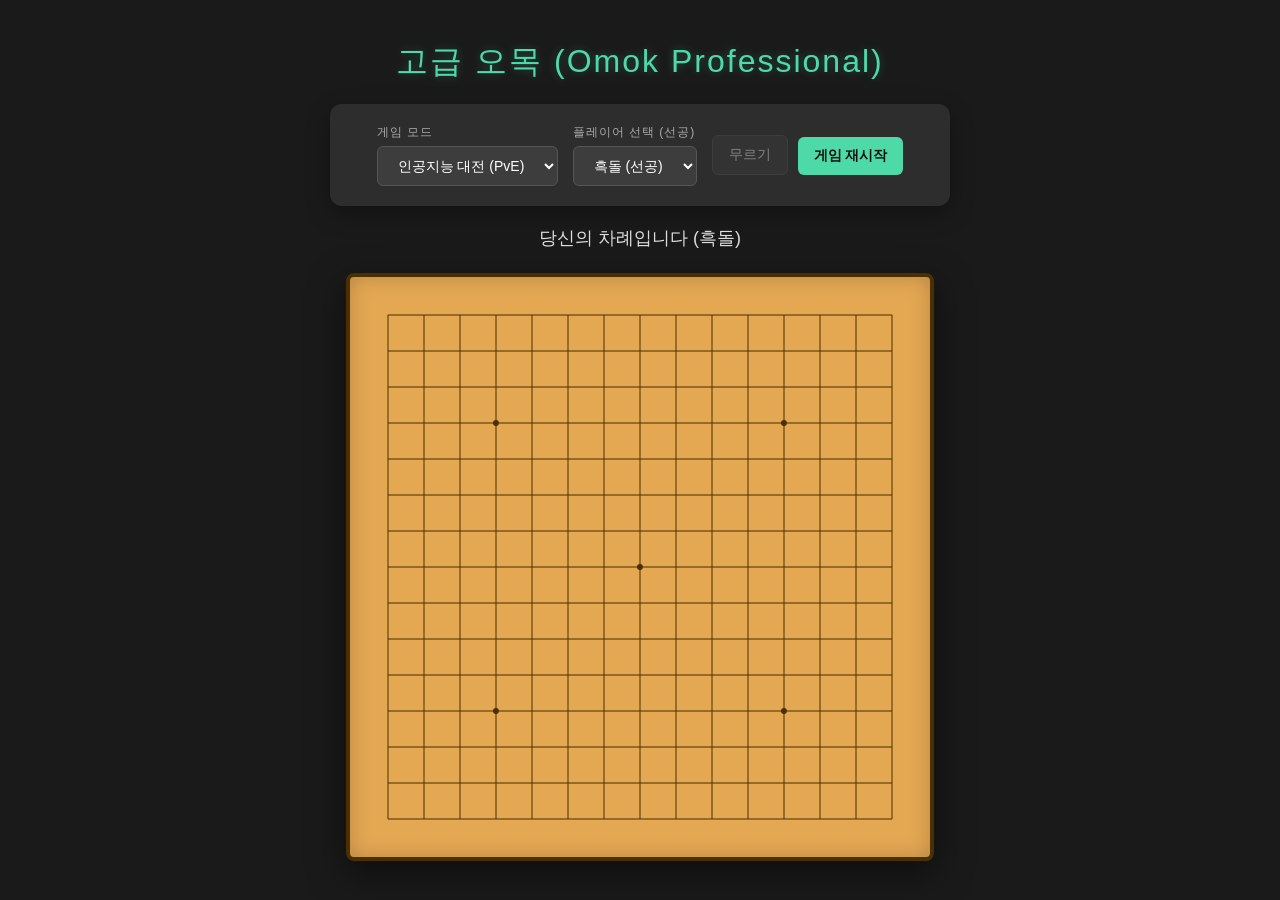
<file: omok.html>
<!DOCTYPE html>
<html lang="ko">
<head>
    <meta charset="UTF-8">
    <meta name="viewport" content="width=device-width, initial-scale=1.0">
    <title>고급 오목 (Advanced Omok) - 완전판 AI 에디션</title>
    <style>
        :root {
            --bg-color: #1a1a1a;
            --panel-bg: #2d2d2d;
            --text-color: #ffffff;
            --accent-color: #4ed9a8;
            --board-color: #e4a853;
            --board-line: #4a3000;
            --cell-size: min(36px, calc((100vw - 88px) / 15));
        }

        * {
            box-sizing: border-box;
            margin: 0;
            padding: 0;
            font-family: 'Segoe UI', Tahoma, Geneva, Verdana, sans-serif;
        }

        body {
            background-color: var(--bg-color);
            color: var(--text-color);
            display: flex;
            flex-direction: column;
            align-items: center;
            justify-content: center;
            min-height: 100vh;
            padding: 20px;
        }

        h1 {
            margin-bottom: 20px;
            font-weight: 400;
            letter-spacing: 2px;
            color: var(--accent-color);
            text-shadow: 0 0 10px rgba(78, 217, 168, 0.3);
        }

        .control-panel {
            background-color: var(--panel-bg);
            padding: 20px;
            border-radius: 12px;
            box-shadow: 0 8px 24px rgba(0,0,0,0.3);
            display: flex;
            flex-wrap: wrap;
            gap: 15px;
            margin-bottom: 20px;
            align-items: center;
            justify-content: center;
            max-width: 620px;
            width: 100%;
        }

        .control-group {
            display: flex;
            flex-direction: column;
            gap: 5px;
        }

        .control-group label {
            font-size: 12px;
            color: #aaa;
            text-transform: uppercase;
            letter-spacing: 1px;
        }

        select, button {
            background-color: #3d3d3d;
            color: var(--text-color);
            border: 1px solid #555;
            padding: 10px 16px;
            border-radius: 6px;
            font-size: 14px;
            cursor: pointer;
            transition: all 0.2s ease;
        }

        select:focus, button:focus {
            outline: none;
            border-color: var(--accent-color);
        }

        button:hover {
            background-color: #4d4d4d;
            border-color: #888;
        }

        button.primary {
            background-color: var(--accent-color);
            color: #111;
            font-weight: bold;
            border: none;
        }

        button.primary:hover {
            background-color: #3bc294;
            box-shadow: 0 0 12px rgba(78, 217, 168, 0.4);
        }

        button:disabled, select:disabled {
            opacity: 0.4;
            cursor: not-allowed;
        }

        .status-display {
            font-size: 18px;
            margin-bottom: 20px;
            font-weight: 500;
            height: 27px;
            color: #ddd;
        }

        .status-display.highlight {
            color: var(--accent-color);
            animation: pulse 1.5s infinite;
        }

        @keyframes pulse {
            0% { opacity: 0.7; }
            50% { opacity: 1; }
            100% { opacity: 0.7; }
        }

        .board-container {
            position: relative;
            background-color: var(--board-color);
            padding: 20px;
            border-radius: 8px;
            box-shadow: 0 12px 36px rgba(0,0,0,0.5), inset 0 0 20px rgba(0,0,0,0.2);
            border: 4px solid var(--board-line);
        }

        .board {
            display: grid;
            grid-template-columns: repeat(15, var(--cell-size));
            grid-template-rows: repeat(15, var(--cell-size));
            position: relative;
        }

        .cell {
            position: relative;
            width: var(--cell-size);
            height: var(--cell-size);
            cursor: pointer;
        }

        .cell::before, .cell::after {
            content: "";
            position: absolute;
            background-color: var(--board-line);
        }

        .cell::before {
            top: 50%;
            left: 0;
            width: 100%;
            height: 1px;
            transform: translateY(-50%);
        }

        .cell::after {
            left: 50%;
            top: 0;
            width: 1px;
            height: 100%;
            transform: translateX(-50%);
        }

        .cell.top::after { top: 50%; height: 50%; }
        .cell.bottom::after { height: 50%; }
        .cell.left::before { left: 50%; width: 50%; }
        .cell.right::before { width: 50%; }

        .cell .star-dot {
            position: absolute;
            width: max(4px, calc(var(--cell-size) * 0.17));
            height: max(4px, calc(var(--cell-size) * 0.17));
            background-color: var(--board-line);
            border-radius: 50%;
            top: 50%;
            left: 50%;
            transform: translate(-50%, -50%);
            z-index: 1;
        }

        .stone {
            position: absolute;
            width: calc(var(--cell-size) * 0.88);
            height: calc(var(--cell-size) * 0.88);
            border-radius: 50%;
            top: 50%;
            left: 50%;
            transform: translate(-50%, -50%);
            z-index: 2;
            box-shadow: 0 4px 6px rgba(0,0,0,0.4);
            transition: all 0.1s ease;
        }

        .stone.black {
            background: radial-gradient(circle at 30% 30%, #555 0%, #111 70%, #000 100%);
        }

        .stone.white {
            background: radial-gradient(circle at 30% 30%, #fff 0%, #eee 60%, #ccc 100%);
            border: 1px solid #bbb;
        }

        .cell:not(.has-stone):hover::after {
            content: "";
            position: absolute;
            width: calc(var(--cell-size) * 0.83);
            height: calc(var(--cell-size) * 0.83);
            border-radius: 50%;
            top: 50%;
            left: 50%;
            transform: translate(-50%, -50%);
            z-index: 1;
            opacity: 0.4;
            pointer-events: none;
        }

        body.turn-black .cell:not(.has-stone):hover::after {
            background: #000;
        }

        body.turn-white .cell:not(.has-stone):hover::after {
            background: #fff;
            border: 1px solid #fff;
        }

        .toast {
            position: fixed;
            bottom: 30px;
            background-color: #e74c3c;
            color: white;
            padding: 12px 24px;
            border-radius: 30px;
            font-size: 15px;
            box-shadow: 0 4px 15px rgba(0,0,0,0.3);
            opacity: 0;
            transform: translateY(20px);
            transition: all 0.3s ease;
            z-index: 10;
            pointer-events: none;
        }

        .toast.show {
            opacity: 1;
            transform: translateY(0);
        }

        @media (max-width: 480px) {
            body {
                padding: 12px;
            }

            .board-container {
                padding: 12px;
                border-width: 3px;
            }
        }
    </style>
</head>
<body>

    <h1>고급 오목 (Omok Professional)</h1>

    <div class="control-panel">
        <div class="control-group">
            <label for="gameMode">게임 모드</label>
            <select id="gameMode">
                <option value="pvp">2인용 로컬 (PvP)</option>
                <option value="pve" selected>인공지능 대전 (PvE)</option>
            </select>
        </div>
        <div class="control-group" id="playerColorGroup">
            <label for="playerColor">플레이어 선택 (선공)</label>
            <select id="playerColor">
                <option value="1">흑돌 (선공)</option>
                <option value="2">백돌 (후공)</option>
            </select>
        </div>
        <div class="control-group" style="flex-direction: row; align-items: flex-end; gap: 10px;">
            <button id="undoBtn" disabled>무르기</button>
            <button id="restartBtn" class="primary">게임 재시작</button>
        </div>
    </div>

    <div id="statusDisplay" class="status-display">흑돌 차례입니다.</div>

    <div class="board-container">
        <div id="board" class="board"></div>
    </div>

    <div id="toast" class="toast">33 금수 위치입니다!</div>

    
    <script>
        // --- 상수 정의 ---
        const BOARD_SIZE = 15;
        const EMPTY = 0;
        const BLACK = 1;
        const WHITE = 2;

        const STAR_POINTS = [[3, 3], [3, 11], [7, 7], [11, 3], [11, 11]];

        const DIRS = [
            [0, 1],   // 가로
            [1, 0],   // 세로
            [1, 1],   // 우하 대각선
            [-1, 1]   // 우상 대각선
        ];

        const SCORE = {
            FIVE: 100000,
            OPEN_FOUR: 10000,
            BLIND_FOUR: 1200,
            OPEN_THREE: 1000,
            BLIND_THREE: 150,
            OPEN_TWO: 100,
            BLIND_TWO: 10,
            SINGLE: 1
        };

        // --- 게임 상태 변수 ---
        let board = Array.from({ length: BOARD_SIZE }, () => Array(BOARD_SIZE).fill(EMPTY));
        let currentTurn = BLACK;
        let gameMode = 'pve';
        let playerColor = BLACK;
        let history = [];
        let isGameOver = false;
        let isAiThinking = false;
        let aiTurnTimer = null;
        let toastTimer = null;

        let domCells = Array.from({ length: BOARD_SIZE }, () => Array(BOARD_SIZE).fill(null));

        // --- DOM 요소 ---
        const boardEl = document.getElementById('board');
        const statusDisplayEl = document.getElementById('statusDisplay');
        const gameModeEl = document.getElementById('gameMode');
        const playerColorEl = document.getElementById('playerColor');
        const playerColorGroup = document.getElementById('playerColorGroup');
        const undoBtn = document.getElementById('undoBtn');
        const restartBtn = document.getElementById('restartBtn');
        const toastEl = document.getElementById('toast');

        initBoardDom();
        resetGame();
        initEventListeners();

        function initBoardDom() {
            boardEl.innerHTML = '';
            for (let r = 0; r < BOARD_SIZE; r++) {
                for (let c = 0; c < BOARD_SIZE; c++) {
                    const cell = document.createElement('div');
                    cell.classList.add('cell');
                    cell.dataset.row = r;
                    cell.dataset.col = c;

                    if (r === 0) cell.classList.add('top');
                    if (r === BOARD_SIZE - 1) cell.classList.add('bottom');
                    if (c === 0) cell.classList.add('left');
                    if (c === BOARD_SIZE - 1) cell.classList.add('right');

                    if (STAR_POINTS.some(([sr, sc]) => sr === r && sc === c)) {
                        const star = document.createElement('div');
                        star.classList.add('star-dot');
                        cell.appendChild(star);
                    }

                    boardEl.appendChild(cell);
                    domCells[r][c] = cell;
                }
            }
        }

        function initEventListeners() {
            boardEl.addEventListener('click', handleCellClick);
            gameModeEl.addEventListener('change', (e) => {
                gameMode = e.target.value;
                playerColorGroup.style.display = gameMode === 'pve' ? 'flex' : 'none';
                resetGame();
            });
            playerColorEl.addEventListener('change', (e) => {
                playerColor = parseInt(e.target.value, 10);
                resetGame();
            });
            restartBtn.addEventListener('click', resetGame);
            undoBtn.addEventListener('click', handleUndo);
        }

        function clearAiTimer() {
            if (aiTurnTimer) {
                clearTimeout(aiTurnTimer);
                aiTurnTimer = null;
            }
        }

        function resetGame() {
            clearAiTimer();

            board = Array.from({ length: BOARD_SIZE }, () => Array(BOARD_SIZE).fill(EMPTY));
            currentTurn = BLACK;
            history = [];
            isGameOver = false;
            isAiThinking = false;

            for (let r = 0; r < BOARD_SIZE; r++) {
                for (let c = 0; c < BOARD_SIZE; c++) {
                    domCells[r][c].classList.remove('has-stone');
                    const stone = domCells[r][c].querySelector('.stone');
                    if (stone) stone.remove();
                }
            }

            undoBtn.disabled = true;
            updateBodyTurnClass();
            updateStatus();

            if (gameMode === 'pve' && playerColor === WHITE) {
                triggerAiTurn();
            }
        }

        function handleCellClick(e) {
            const cell = e.target.closest('.cell');
            if (!cell || isGameOver || isAiThinking) return;

            const r = parseInt(cell.dataset.row, 10);
            const c = parseInt(cell.dataset.col, 10);

            if (board[r][c] !== EMPTY) return;
            if (gameMode === 'pve' && currentTurn !== playerColor) return;

            if (currentTurn === BLACK && checkDoubleThree(r, c, BLACK)) {
                showToast('33 금수 위치입니다!');
                return;
            }

            placeStone(r, c);

            if (checkWin(r, c, board[r][c])) {
                endGame(board[r][c] === BLACK ? '흑돌 승리!' : '백돌 승리!');
                return;
            }

            if (isBoardFull()) {
                endGame('무승부입니다.');
                return;
            }

            currentTurn = currentTurn === BLACK ? WHITE : BLACK;
            updateBodyTurnClass();
            updateStatus();

            if (gameMode === 'pve' && currentTurn !== playerColor) {
                triggerAiTurn();
            }
        }

        function placeStone(r, c) {
            board[r][c] = currentTurn;
            history.push({ r, c, color: currentTurn });
            undoBtn.disabled = false;

            const cell = domCells[r][c];
            cell.classList.add('has-stone');

            const stone = document.createElement('div');
            stone.classList.add('stone', currentTurn === BLACK ? 'black' : 'white');
            cell.appendChild(stone);
        }

        function updateBodyTurnClass() {
            document.body.classList.remove('turn-black', 'turn-white');
            if (!isGameOver) {
                document.body.classList.add(currentTurn === BLACK ? 'turn-black' : 'turn-white');
            }
        }

        function updateStatus() {
            if (isGameOver) return;

            if (gameMode === 'pve') {
                if (currentTurn === playerColor) {
                    statusDisplayEl.textContent = `당신의 차례입니다 (${playerColor === BLACK ? '흑돌' : '백돌'})`;
                    statusDisplayEl.classList.remove('highlight');
                } else {
                    statusDisplayEl.textContent = 'AI가 연산 중입니다...';
                    statusDisplayEl.classList.add('highlight');
                }
            } else {
                statusDisplayEl.textContent = currentTurn === BLACK ? '흑돌 차례입니다.' : '백돌 차례입니다.';
                statusDisplayEl.classList.remove('highlight');
            }
        }

        function showToast(msg) {
            toastEl.textContent = msg;
            toastEl.classList.add('show');

            if (toastTimer) clearTimeout(toastTimer);
            toastTimer = setTimeout(() => {
                toastEl.classList.remove('show');
                toastTimer = null;
            }, 1800);
        }

        function handleUndo() {
            if (history.length === 0 || isAiThinking) return;

            clearAiTimer();
            isGameOver = false;
            statusDisplayEl.classList.remove('highlight');

            if (gameMode === 'pvp') {
                const lastMove = history.pop();
                removeStoneDom(lastMove.r, lastMove.c);
                currentTurn = lastMove.color;
            } else {
                const movesToUndo = history.length === 1 ? 1 : 2;
                let restoreTurnColor = currentTurn;

                for (let i = 0; i < movesToUndo; i++) {
                    const lastMove = history.pop();
                    if (!lastMove) break;
                    removeStoneDom(lastMove.r, lastMove.c);
                    restoreTurnColor = lastMove.color;
                }

                currentTurn = restoreTurnColor;
            }

            undoBtn.disabled = history.length === 0;
            isAiThinking = false;
            updateBodyTurnClass();
            updateStatus();

            if (gameMode === 'pve' && !isGameOver && currentTurn !== playerColor) {
                triggerAiTurn();
            }
        }

        function removeStoneDom(r, c) {
            board[r][c] = EMPTY;
            const cell = domCells[r][c];
            cell.classList.remove('has-stone');
            const stone = cell.querySelector('.stone');
            if (stone) stone.remove();
        }

        function isBoardFull() {
            for (let r = 0; r < BOARD_SIZE; r++) {
                for (let c = 0; c < BOARD_SIZE; c++) {
                    if (board[r][c] === EMPTY) return false;
                }
            }
            return true;
        }

        function checkWin(r, c, color) {
            for (const [dr, dc] of DIRS) {
                let count = 1;

                let nr = r + dr;
                let nc = c + dc;
                while (nr >= 0 && nr < BOARD_SIZE && nc >= 0 && nc < BOARD_SIZE && board[nr][nc] === color) {
                    count++;
                    nr += dr;
                    nc += dc;
                }

                nr = r - dr;
                nc = c - dc;
                while (nr >= 0 && nr < BOARD_SIZE && nc >= 0 && nc < BOARD_SIZE && board[nr][nc] === color) {
                    count++;
                    nr -= dr;
                    nc -= dc;
                }

                if (count >= 5) return true;
            }
            return false;
        }

        function endGame(message) {
            clearAiTimer();
            isGameOver = true;
            isAiThinking = false;
            statusDisplayEl.textContent = message;
            statusDisplayEl.classList.remove('highlight');
            document.body.classList.remove('turn-black', 'turn-white');
            undoBtn.disabled = true;
        }

        function checkDoubleThree(r, c, color) {
            if (board[r][c] !== EMPTY) return false;

            board[r][c] = color;
            let openThreeCount = 0;

            for (const [dr, dc] of DIRS) {
                if (isOpenThree(r, c, dr, dc, color)) {
                    openThreeCount++;
                }
            }

            board[r][c] = EMPTY;
            return openThreeCount >= 2;
        }

        function isOpenThree(r, c, dr, dc, color) {
            let line = '';
            const centerIndex = 4;
            const openThreePatterns = ['01110', '010110', '011010'];

            for (let i = -4; i <= 4; i++) {
                const nr = r + i * dr;
                const nc = c + i * dc;

                if (nr < 0 || nr >= BOARD_SIZE || nc < 0 || nc >= BOARD_SIZE) {
                    line += 'X';
                } else if (board[nr][nc] === color) {
                    line += '1';
                } else if (board[nr][nc] === EMPTY) {
                    line += '0';
                } else {
                    line += 'X';
                }
            }

            for (const pattern of openThreePatterns) {
                let index = line.indexOf(pattern);
                while (index !== -1) {
                    const centerInPattern = centerIndex - index;
                    if (centerInPattern >= 0 && centerInPattern < pattern.length && pattern[centerInPattern] === '1') {
                        return true;
                    }
                    index = line.indexOf(pattern, index + 1);
                }
            }

            return false;
        }

        function wouldWinAt(r, c, color) {
            if (board[r][c] !== EMPTY) return false;

            board[r][c] = color;
            const isWin = checkWin(r, c, color);
            board[r][c] = EMPTY;

            return isWin;
        }

        function triggerAiTurn() {
            clearAiTimer();
            isAiThinking = true;
            updateStatus();

            aiTurnTimer = setTimeout(() => {
                aiTurnTimer = null;
                const aiMove = selectBestMove();

                if (!aiMove) {
                    endGame('무승부입니다.');
                    return;
                }

                placeStone(aiMove.r, aiMove.c);

                if (checkWin(aiMove.r, aiMove.c, board[aiMove.r][aiMove.c])) {
                    endGame(board[aiMove.r][aiMove.c] === BLACK ? 'AI(흑돌) 승리!' : 'AI(백돌) 승리!');
                    return;
                }

                if (isBoardFull()) {
                    endGame('무승부입니다.');
                    return;
                }

                currentTurn = playerColor;
                isAiThinking = false;
                updateBodyTurnClass();
                updateStatus();
            }, 500);
        }

        function selectBestMove() {
            let bestScore = -1;
            let bestMoves = [];

            const aiColor = playerColor === BLACK ? WHITE : BLACK;
            const humanColor = playerColor;

            let myFive = [];
            let oppFive = [];
            let myFour = [];
            let oppFour = [];

            for (let r = 0; r < BOARD_SIZE; r++) {
                for (let c = 0; c < BOARD_SIZE; c++) {
                    if (board[r][c] !== EMPTY) continue;

                    const aiForbidden = aiColor === BLACK && checkDoubleThree(r, c, BLACK);
                    if (aiForbidden) continue;

                    const humanForbidden = humanColor === BLACK && checkDoubleThree(r, c, BLACK);

                    const myScore = evaluateCellScore(r, c, aiColor);
                    const oppScore = humanForbidden ? 0 : evaluateCellScore(r, c, humanColor);

                    if (wouldWinAt(r, c, aiColor)) myFive.push({ r, c });
                    if (!humanForbidden && wouldWinAt(r, c, humanColor)) oppFive.push({ r, c });
                    if (myScore >= SCORE.BLIND_FOUR) myFour.push({ r, c, s: myScore });
                    if (oppScore >= SCORE.BLIND_FOUR) oppFour.push({ r, c, s: oppScore });
                }
            }

            if (myFive.length > 0) return myFive[0];
            if (oppFive.length > 0) return oppFive[0];
            if (myFour.length > 0) {
                myFour.sort((a, b) => b.s - a.s);
                return myFour[0];
            }
            if (oppFour.length > 0) {
                oppFour.sort((a, b) => b.s - a.s);
                return oppFour[0];
            }

            for (let r = 0; r < BOARD_SIZE; r++) {
                for (let c = 0; c < BOARD_SIZE; c++) {
                    if (board[r][c] !== EMPTY) continue;
                    if (aiColor === BLACK && checkDoubleThree(r, c, BLACK)) continue;

                    const attackScore = evaluateCellScore(r, c, aiColor);
                    const humanForbidden = humanColor === BLACK && checkDoubleThree(r, c, BLACK);
                    const defenseScore = humanForbidden ? 0 : evaluateCellScore(r, c, humanColor);
                    const totalScore = attackScore + (defenseScore * 1.5);

                    if (totalScore > bestScore) {
                        bestScore = totalScore;
                        bestMoves = [{ r, c }];
                    } else if (totalScore === bestScore) {
                        bestMoves.push({ r, c });
                    }
                }
            }

            if (bestMoves.length > 0) {
                const center = Math.floor(BOARD_SIZE / 2);
                bestMoves.sort((a, b) => {
                    const distA = Math.abs(a.r - center) + Math.abs(a.c - center);
                    const distB = Math.abs(b.r - center) + Math.abs(b.c - center);
                    return distA - distB;
                });
                return bestMoves[0];
            }

            return null;
        }

        function evaluateCellScore(r, c, color) {
            let totalWeight = 0;

            for (const [dr, dc] of DIRS) {
                const line = [];
                for (let i = -4; i <= 4; i++) {
                    const nr = r + i * dr;
                    const nc = c + i * dc;

                    if (nr >= 0 && nr < BOARD_SIZE && nc >= 0 && nc < BOARD_SIZE) {
                        line.push(i === 0 ? color : board[nr][nc]);
                    } else {
                        line.push(-1);
                    }
                }
                totalWeight += matchLinePattern(line, color);
            }

            return totalWeight;
        }

        function matchLinePattern(line, color) {
            let str = '';
            for (const val of line) {
                if (val === color) str += '1';
                else if (val === EMPTY) str += '0';
                else str += 'X';
            }

            if (str.includes('11111')) return SCORE.FIVE;
            if (str.includes('011110')) return SCORE.OPEN_FOUR;
            if (str.includes('0101110') || str.includes('0110110') || str.includes('0111010')) return SCORE.OPEN_FOUR;

            if (
                str.includes('11110') || str.includes('01111') ||
                str.includes('10111') || str.includes('11011') || str.includes('11101')
            ) {
                return SCORE.BLIND_FOUR;
            }

            if (str.includes('01110') || str.includes('010110') || str.includes('011010')) return SCORE.OPEN_THREE;

            if (
                str.includes('11100') || str.includes('00111') ||
                str.includes('10110') || str.includes('01011') ||
                str.includes('11001') || str.includes('10011')
            ) {
                return SCORE.BLIND_THREE;
            }

            if (str.includes('0110') || str.includes('01010')) return SCORE.OPEN_TWO;
            if (str.includes('1100') || str.includes('0011') || str.includes('1010')) return SCORE.BLIND_TWO;
            if (str.includes('1')) return SCORE.SINGLE;

            return 0;
        }
    </script>

</body>
</html>
</file>
<file: assets/app.css>
[hidden] { display: none !important; }
main section, main label, main select, main input, main iframe { min-width: 0; }
main select, main iframe { max-width: 100%; width: 100%; }
.cc-table-wrap { min-width: 0; width: 100%; }
.cc-toolbar, .cc-muted, #resultSummary { overflow-wrap: anywhere; }
.cc-version { font-size: .8rem; font-weight: 600; color: #2563eb; white-space: nowrap; }
.cc-toolbar { display: flex; flex-wrap: wrap; align-items: center; justify-content: space-between; gap: .6rem; }
.cc-button { display: inline-flex; align-items: center; justify-content: center; min-height: 2.4rem; padding: .45rem .8rem; border: 1px solid #94a3b8; border-radius: .4rem; background: #fff; color: #334155; font-size: .85rem; font-weight: 600; cursor: pointer; }
.cc-button:hover { background: #eff6ff; }
.cc-button[aria-pressed=true], .cc-primary { background: #2563eb; border-color: #2563eb; color: #fff; }
button:disabled { opacity: .5; cursor: not-allowed; }
.cc-button:focus-visible, .cc-table-wrap:focus-visible { outline: 3px solid #60a5fa; outline-offset: 2px; }
.cc-check { display: flex; align-items: center; gap: .6rem; font-size: .85rem; }
.cc-muted { color: #64748b; font-size: .8rem; line-height: 1.6; }
.cc-panel { padding: 1rem; border: 1px solid #cbd5e1; border-radius: .6rem; background: white; }
.cc-table-wrap { overflow: auto; border: 1px solid #cbd5e1; border-radius: .4rem; max-width: 100%; }
.cc-results { flex: 1; min-height: 24rem; max-height: 40rem; }
.cc-table { width: 100%; border-collapse: collapse; font-size: .82rem; text-align: left; }
.cc-table th { position: sticky; top: 0; background: #e2e8f0; font-weight: 600; z-index: 1; }
.cc-table td, .cc-table th { border-bottom: 1px solid #cbd5e1; padding: .6rem .8rem; white-space: pre; max-width: 32rem; }
.cc-table .cc-error { color: #b91c1c; }
.cc-log { max-height: 10rem; min-height: 4rem; overflow: auto; white-space: pre-wrap; font: .8rem/1.6 Consolas, monospace; margin: .6rem 0; }
.cc-file-preview { flex: 1; min-height: 22rem; max-height: 32rem; max-width: 100%; overflow: auto; padding: .8rem; border: 1px solid #94a3b8; border-radius: .5rem; font: .85rem/1.8 Consolas, monospace; white-space: pre; tab-size: 4; }
#conversionProgress { width: 100%; height: 1rem; accent-color: #2563eb; }
.cc-dialog { width: min(1150px, 95vw); max-height: 90vh; padding: 1.5rem; border: 1px solid #94a3b8; border-radius: .75rem; color: #0f172a; background: #fff; }
.cc-dialog::backdrop { background: #0f172a99; }
.cc-dialog h2 { font-size: 1.2rem; font-weight: 700; }
.cc-dialog p { margin: .9rem 0; white-space: pre-line; line-height: 1.6; }
.cc-toast { pointer-events: auto; padding: .9rem 1.1rem; border-radius: .5rem; color: #fff; background: #1d4ed8; max-width: 25rem; white-space: pre-line; box-shadow: 0 4px 20px #0003; }
.cc-toast.error { background: #b91c1c; }
.cc-toast.warning { background: #92400e; }
.cc-toast.success { background: #047857; }
html.dark .cc-button { background: #0f172a; color: #e2e8f0; border-color: #475569; }
html.dark .cc-button[aria-pressed=true], html.dark .cc-primary { background: #2563eb; color: #fff; }
html.dark .cc-panel, html.dark .cc-dialog { background: #0f172a; color: #e2e8f0; border-color: #334155; }
html.dark .cc-table th { background: #1e293b; }
html.dark .cc-table td, html.dark .cc-table th, html.dark .cc-table-wrap { border-color: #334155; }
html.dark .cc-table .cc-error { color: #fca5a5; }
html.dark .cc-version { color: #93c5fd; }
html.dark .cc-muted { color: #94a3b8; }
@media (max-width: 640px) { .cc-dialog { padding: .8rem; } .cc-results { min-height: 18rem; } }
</file>
<file: assets/vendor/leaflet.css>
/* required styles */

.leaflet-pane,
.leaflet-tile,
.leaflet-marker-icon,
.leaflet-marker-shadow,
.leaflet-tile-container,
.leaflet-pane > svg,
.leaflet-pane > canvas,
.leaflet-zoom-box,
.leaflet-image-layer,
.leaflet-layer {
	position: absolute;
	left: 0;
	top: 0;
	}
.leaflet-container {
	overflow: hidden;
	}
.leaflet-tile,
.leaflet-marker-icon,
.leaflet-marker-shadow {
	-webkit-user-select: none;
	   -moz-user-select: none;
	        user-select: none;
	  -webkit-user-drag: none;
	}
/* Prevents IE11 from highlighting tiles in blue */
.leaflet-tile::selection {
	background: transparent;
}
/* Safari renders non-retina tile on retina better with this, but Chrome is worse */
.leaflet-safari .leaflet-tile {
	image-rendering: -webkit-optimize-contrast;
	}
/* hack that prevents hw layers "stretching" when loading new tiles */
.leaflet-safari .leaflet-tile-container {
	width: 1600px;
	height: 1600px;
	-webkit-transform-origin: 0 0;
	}
.leaflet-marker-icon,
.leaflet-marker-shadow {
	display: block;
	}
/* .leaflet-container svg: reset svg max-width decleration shipped in Joomla! (joomla.org) 3.x */
/* .leaflet-container img: map is broken in FF if you have max-width: 100% on tiles */
.leaflet-container .leaflet-overlay-pane svg {
	max-width: none !important;
	max-height: none !important;
	}
.leaflet-container .leaflet-marker-pane img,
.leaflet-container .leaflet-shadow-pane img,
.leaflet-container .leaflet-tile-pane img,
.leaflet-container img.leaflet-image-layer,
.leaflet-container .leaflet-tile {
	max-width: none !important;
	max-height: none !important;
	width: auto;
	padding: 0;
	}

.leaflet-container img.leaflet-tile {
	/* See: https://bugs.chromium.org/p/chromium/issues/detail?id=600120 */
	mix-blend-mode: plus-lighter;
}

.leaflet-container.leaflet-touch-zoom {
	-ms-touch-action: pan-x pan-y;
	touch-action: pan-x pan-y;
	}
.leaflet-container.leaflet-touch-drag {
	-ms-touch-action: pinch-zoom;
	/* Fallback for FF which doesn't support pinch-zoom */
	touch-action: none;
	touch-action: pinch-zoom;
}
.leaflet-container.leaflet-touch-drag.leaflet-touch-zoom {
	-ms-touch-action: none;
	touch-action: none;
}
.leaflet-container {
	-webkit-tap-highlight-color: transparent;
}
.leaflet-container a {
	-webkit-tap-highlight-color: rgba(51, 181, 229, 0.4);
}
.leaflet-tile {
	filter: inherit;
	visibility: hidden;
	}
.leaflet-tile-loaded {
	visibility: inherit;
	}
.leaflet-zoom-box {
	width: 0;
	height: 0;
	-moz-box-sizing: border-box;
	     box-sizing: border-box;
	z-index: 800;
	}
/* workaround for https://bugzilla.mozilla.org/show_bug.cgi?id=888319 */
.leaflet-overlay-pane svg {
	-moz-user-select: none;
	}

.leaflet-pane         { z-index: 400; }

.leaflet-tile-pane    { z-index: 200; }
.leaflet-overlay-pane { z-index: 400; }
.leaflet-shadow-pane  { z-index: 500; }
.leaflet-marker-pane  { z-index: 600; }
.leaflet-tooltip-pane   { z-index: 650; }
.leaflet-popup-pane   { z-index: 700; }

.leaflet-map-pane canvas { z-index: 100; }
.leaflet-map-pane svg    { z-index: 200; }

.leaflet-vml-shape {
	width: 1px;
	height: 1px;
	}
.lvml {
	behavior: url(#default#VML);
	display: inline-block;
	position: absolute;
	}


/* control positioning */

.leaflet-control {
	position: relative;
	z-index: 800;
	pointer-events: visiblePainted; /* IE 9-10 doesn't have auto */
	pointer-events: auto;
	}
.leaflet-top,
.leaflet-bottom {
	position: absolute;
	z-index: 1000;
	pointer-events: none;
	}
.leaflet-top {
	top: 0;
	}
.leaflet-right {
	right: 0;
	}
.leaflet-bottom {
	bottom: 0;
	}
.leaflet-left {
	left: 0;
	}
.leaflet-control {
	float: left;
	clear: both;
	}
.leaflet-right .leaflet-control {
	float: right;
	}
.leaflet-top .leaflet-control {
	margin-top: 10px;
	}
.leaflet-bottom .leaflet-control {
	margin-bottom: 10px;
	}
.leaflet-left .leaflet-control {
	margin-left: 10px;
	}
.leaflet-right .leaflet-control {
	margin-right: 10px;
	}


/* zoom and fade animations */

.leaflet-fade-anim .leaflet-popup {
	opacity: 0;
	-webkit-transition: opacity 0.2s linear;
	   -moz-transition: opacity 0.2s linear;
	        transition: opacity 0.2s linear;
	}
.leaflet-fade-anim .leaflet-map-pane .leaflet-popup {
	opacity: 1;
	}
.leaflet-zoom-animated {
	-webkit-transform-origin: 0 0;
	    -ms-transform-origin: 0 0;
	        transform-origin: 0 0;
	}
svg.leaflet-zoom-animated {
	will-change: transform;
}

.leaflet-zoom-anim .leaflet-zoom-animated {
	-webkit-transition: -webkit-transform 0.25s cubic-bezier(0,0,0.25,1);
	   -moz-transition:    -moz-transform 0.25s cubic-bezier(0,0,0.25,1);
	        transition:         transform 0.25s cubic-bezier(0,0,0.25,1);
	}
.leaflet-zoom-anim .leaflet-tile,
.leaflet-pan-anim .leaflet-tile {
	-webkit-transition: none;
	   -moz-transition: none;
	        transition: none;
	}

.leaflet-zoom-anim .leaflet-zoom-hide {
	visibility: hidden;
	}


/* cursors */

.leaflet-interactive {
	cursor: pointer;
	}
.leaflet-grab {
	cursor: -webkit-grab;
	cursor:    -moz-grab;
	cursor:         grab;
	}
.leaflet-crosshair,
.leaflet-crosshair .leaflet-interactive {
	cursor: crosshair;
	}
.leaflet-popup-pane,
.leaflet-control {
	cursor: auto;
	}
.leaflet-dragging .leaflet-grab,
.leaflet-dragging .leaflet-grab .leaflet-interactive,
.leaflet-dragging .leaflet-marker-draggable {
	cursor: move;
	cursor: -webkit-grabbing;
	cursor:    -moz-grabbing;
	cursor:         grabbing;
	}

/* marker & overlays interactivity */
.leaflet-marker-icon,
.leaflet-marker-shadow,
.leaflet-image-layer,
.leaflet-pane > svg path,
.leaflet-tile-container {
	pointer-events: none;
	}

.leaflet-marker-icon.leaflet-interactive,
.leaflet-image-layer.leaflet-interactive,
.leaflet-pane > svg path.leaflet-interactive,
svg.leaflet-image-layer.leaflet-interactive path {
	pointer-events: visiblePainted; /* IE 9-10 doesn't have auto */
	pointer-events: auto;
	}

/* visual tweaks */

.leaflet-container {
	background: #ddd;
	outline-offset: 1px;
	}
.leaflet-container a {
	color: #0078A8;
	}
.leaflet-zoom-box {
	border: 2px dotted #38f;
	background: rgba(255,255,255,0.5);
	}


/* general typography */
.leaflet-container {
	font-family: "Helvetica Neue", Arial, Helvetica, sans-serif;
	font-size: 12px;
	font-size: 0.75rem;
	line-height: 1.5;
	}


/* general toolbar styles */

.leaflet-bar {
	box-shadow: 0 1px 5px rgba(0,0,0,0.65);
	border-radius: 4px;
	}
.leaflet-bar a {
	background-color: #fff;
	border-bottom: 1px solid #ccc;
	width: 26px;
	height: 26px;
	line-height: 26px;
	display: block;
	text-align: center;
	text-decoration: none;
	color: black;
	}
.leaflet-bar a,
.leaflet-control-layers-toggle {
	background-position: 50% 50%;
	background-repeat: no-repeat;
	display: block;
	}
.leaflet-bar a:hover,
.leaflet-bar a:focus {
	background-color: #f4f4f4;
	}
.leaflet-bar a:first-child {
	border-top-left-radius: 4px;
	border-top-right-radius: 4px;
	}
.leaflet-bar a:last-child {
	border-bottom-left-radius: 4px;
	border-bottom-right-radius: 4px;
	border-bottom: none;
	}
.leaflet-bar a.leaflet-disabled {
	cursor: default;
	background-color: #f4f4f4;
	color: #bbb;
	}

.leaflet-touch .leaflet-bar a {
	width: 30px;
	height: 30px;
	line-height: 30px;
	}
.leaflet-touch .leaflet-bar a:first-child {
	border-top-left-radius: 2px;
	border-top-right-radius: 2px;
	}
.leaflet-touch .leaflet-bar a:last-child {
	border-bottom-left-radius: 2px;
	border-bottom-right-radius: 2px;
	}

/* zoom control */

.leaflet-control-zoom-in,
.leaflet-control-zoom-out {
	font: bold 18px 'Lucida Console', Monaco, monospace;
	text-indent: 1px;
	}

.leaflet-touch .leaflet-control-zoom-in, .leaflet-touch .leaflet-control-zoom-out  {
	font-size: 22px;
	}


/* layers control */

.leaflet-control-layers {
	box-shadow: 0 1px 5px rgba(0,0,0,0.4);
	background: #fff;
	border-radius: 5px;
	}
.leaflet-control-layers-toggle {
	background-image: url(images/layers.png);
	width: 36px;
	height: 36px;
	}
.leaflet-retina .leaflet-control-layers-toggle {
	background-image: url(images/layers-2x.png);
	background-size: 26px 26px;
	}
.leaflet-touch .leaflet-control-layers-toggle {
	width: 44px;
	height: 44px;
	}
.leaflet-control-layers .leaflet-control-layers-list,
.leaflet-control-layers-expanded .leaflet-control-layers-toggle {
	display: none;
	}
.leaflet-control-layers-expanded .leaflet-control-layers-list {
	display: block;
	position: relative;
	}
.leaflet-control-layers-expanded {
	padding: 6px 10px 6px 6px;
	color: #333;
	background: #fff;
	}
.leaflet-control-layers-scrollbar {
	overflow-y: scroll;
	overflow-x: hidden;
	padding-right: 5px;
	}
.leaflet-control-layers-selector {
	margin-top: 2px;
	position: relative;
	top: 1px;
	}
.leaflet-control-layers label {
	display: block;
	font-size: 13px;
	font-size: 1.08333em;
	}
.leaflet-control-layers-separator {
	height: 0;
	border-top: 1px solid #ddd;
	margin: 5px -10px 5px -6px;
	}

/* Default icon URLs */
.leaflet-default-icon-path { /* used only in path-guessing heuristic, see L.Icon.Default */
	background-image: url(images/marker-icon.png);
	}


/* attribution and scale controls */

.leaflet-container .leaflet-control-attribution {
	background: #fff;
	background: rgba(255, 255, 255, 0.8);
	margin: 0;
	}
.leaflet-control-attribution,
.leaflet-control-scale-line {
	padding: 0 5px;
	color: #333;
	line-height: 1.4;
	}
.leaflet-control-attribution a {
	text-decoration: none;
	}
.leaflet-control-attribution a:hover,
.leaflet-control-attribution a:focus {
	text-decoration: underline;
	}
.leaflet-attribution-flag {
	display: inline !important;
	vertical-align: baseline !important;
	width: 1em;
	height: 0.6669em;
	}
.leaflet-left .leaflet-control-scale {
	margin-left: 5px;
	}
.leaflet-bottom .leaflet-control-scale {
	margin-bottom: 5px;
	}
.leaflet-control-scale-line {
	border: 2px solid #777;
	border-top: none;
	line-height: 1.1;
	padding: 2px 5px 1px;
	white-space: nowrap;
	-moz-box-sizing: border-box;
	     box-sizing: border-box;
	background: rgba(255, 255, 255, 0.8);
	text-shadow: 1px 1px #fff;
	}
.leaflet-control-scale-line:not(:first-child) {
	border-top: 2px solid #777;
	border-bottom: none;
	margin-top: -2px;
	}
.leaflet-control-scale-line:not(:first-child):not(:last-child) {
	border-bottom: 2px solid #777;
	}

.leaflet-touch .leaflet-control-attribution,
.leaflet-touch .leaflet-control-layers,
.leaflet-touch .leaflet-bar {
	box-shadow: none;
	}
.leaflet-touch .leaflet-control-layers,
.leaflet-touch .leaflet-bar {
	border: 2px solid rgba(0,0,0,0.2);
	background-clip: padding-box;
	}


/* popup */

.leaflet-popup {
	position: absolute;
	text-align: center;
	margin-bottom: 20px;
	}
.leaflet-popup-content-wrapper {
	padding: 1px;
	text-align: left;
	border-radius: 12px;
	}
.leaflet-popup-content {
	margin: 13px 24px 13px 20px;
	line-height: 1.3;
	font-size: 13px;
	font-size: 1.08333em;
	min-height: 1px;
	}
.leaflet-popup-content p {
	margin: 17px 0;
	margin: 1.3em 0;
	}
.leaflet-popup-tip-container {
	width: 40px;
	height: 20px;
	position: absolute;
	left: 50%;
	margin-top: -1px;
	margin-left: -20px;
	overflow: hidden;
	pointer-events: none;
	}
.leaflet-popup-tip {
	width: 17px;
	height: 17px;
	padding: 1px;

	margin: -10px auto 0;
	pointer-events: auto;

	-webkit-transform: rotate(45deg);
	   -moz-transform: rotate(45deg);
	    -ms-transform: rotate(45deg);
	        transform: rotate(45deg);
	}
.leaflet-popup-content-wrapper,
.leaflet-popup-tip {
	background: white;
	color: #333;
	box-shadow: 0 3px 14px rgba(0,0,0,0.4);
	}
.leaflet-container a.leaflet-popup-close-button {
	position: absolute;
	top: 0;
	right: 0;
	border: none;
	text-align: center;
	width: 24px;
	height: 24px;
	font: 16px/24px Tahoma, Verdana, sans-serif;
	color: #757575;
	text-decoration: none;
	background: transparent;
	}
.leaflet-container a.leaflet-popup-close-button:hover,
.leaflet-container a.leaflet-popup-close-button:focus {
	color: #585858;
	}
.leaflet-popup-scrolled {
	overflow: auto;
	}

.leaflet-oldie .leaflet-popup-content-wrapper {
	-ms-zoom: 1;
	}
.leaflet-oldie .leaflet-popup-tip {
	width: 24px;
	margin: 0 auto;

	-ms-filter: "progid:DXImageTransform.Microsoft.Matrix(M11=0.70710678, M12=0.70710678, M21=-0.70710678, M22=0.70710678)";
	filter: progid:DXImageTransform.Microsoft.Matrix(M11=0.70710678, M12=0.70710678, M21=-0.70710678, M22=0.70710678);
	}

.leaflet-oldie .leaflet-control-zoom,
.leaflet-oldie .leaflet-control-layers,
.leaflet-oldie .leaflet-popup-content-wrapper,
.leaflet-oldie .leaflet-popup-tip {
	border: 1px solid #999;
	}


/* div icon */

.leaflet-div-icon {
	background: #fff;
	border: 1px solid #666;
	}


/* Tooltip */
/* Base styles for the element that has a tooltip */
.leaflet-tooltip {
	position: absolute;
	padding: 6px;
	background-color: #fff;
	border: 1px solid #fff;
	border-radius: 3px;
	color: #222;
	white-space: nowrap;
	-webkit-user-select: none;
	-moz-user-select: none;
	-ms-user-select: none;
	user-select: none;
	pointer-events: none;
	box-shadow: 0 1px 3px rgba(0,0,0,0.4);
	}
.leaflet-tooltip.leaflet-interactive {
	cursor: pointer;
	pointer-events: auto;
	}
.leaflet-tooltip-top:before,
.leaflet-tooltip-bottom:before,
.leaflet-tooltip-left:before,
.leaflet-tooltip-right:before {
	position: absolute;
	pointer-events: none;
	border: 6px solid transparent;
	background: transparent;
	content: "";
	}

/* Directions */

.leaflet-tooltip-bottom {
	margin-top: 6px;
}
.leaflet-tooltip-top {
	margin-top: -6px;
}
.leaflet-tooltip-bottom:before,
.leaflet-tooltip-top:before {
	left: 50%;
	margin-left: -6px;
	}
.leaflet-tooltip-top:before {
	bottom: 0;
	margin-bottom: -12px;
	border-top-color: #fff;
	}
.leaflet-tooltip-bottom:before {
	top: 0;
	margin-top: -12px;
	margin-left: -6px;
	border-bottom-color: #fff;
	}
.leaflet-tooltip-left {
	margin-left: -6px;
}
.leaflet-tooltip-right {
	margin-left: 6px;
}
.leaflet-tooltip-left:before,
.leaflet-tooltip-right:before {
	top: 50%;
	margin-top: -6px;
	}
.leaflet-tooltip-left:before {
	right: 0;
	margin-right: -12px;
	border-left-color: #fff;
	}
.leaflet-tooltip-right:before {
	left: 0;
	margin-left: -12px;
	border-right-color: #fff;
	}

/* Printing */

@media print {
	/* Prevent printers from removing background-images of controls. */
	.leaflet-control {
		-webkit-print-color-adjust: exact;
		print-color-adjust: exact;
		}
	}
</file>
